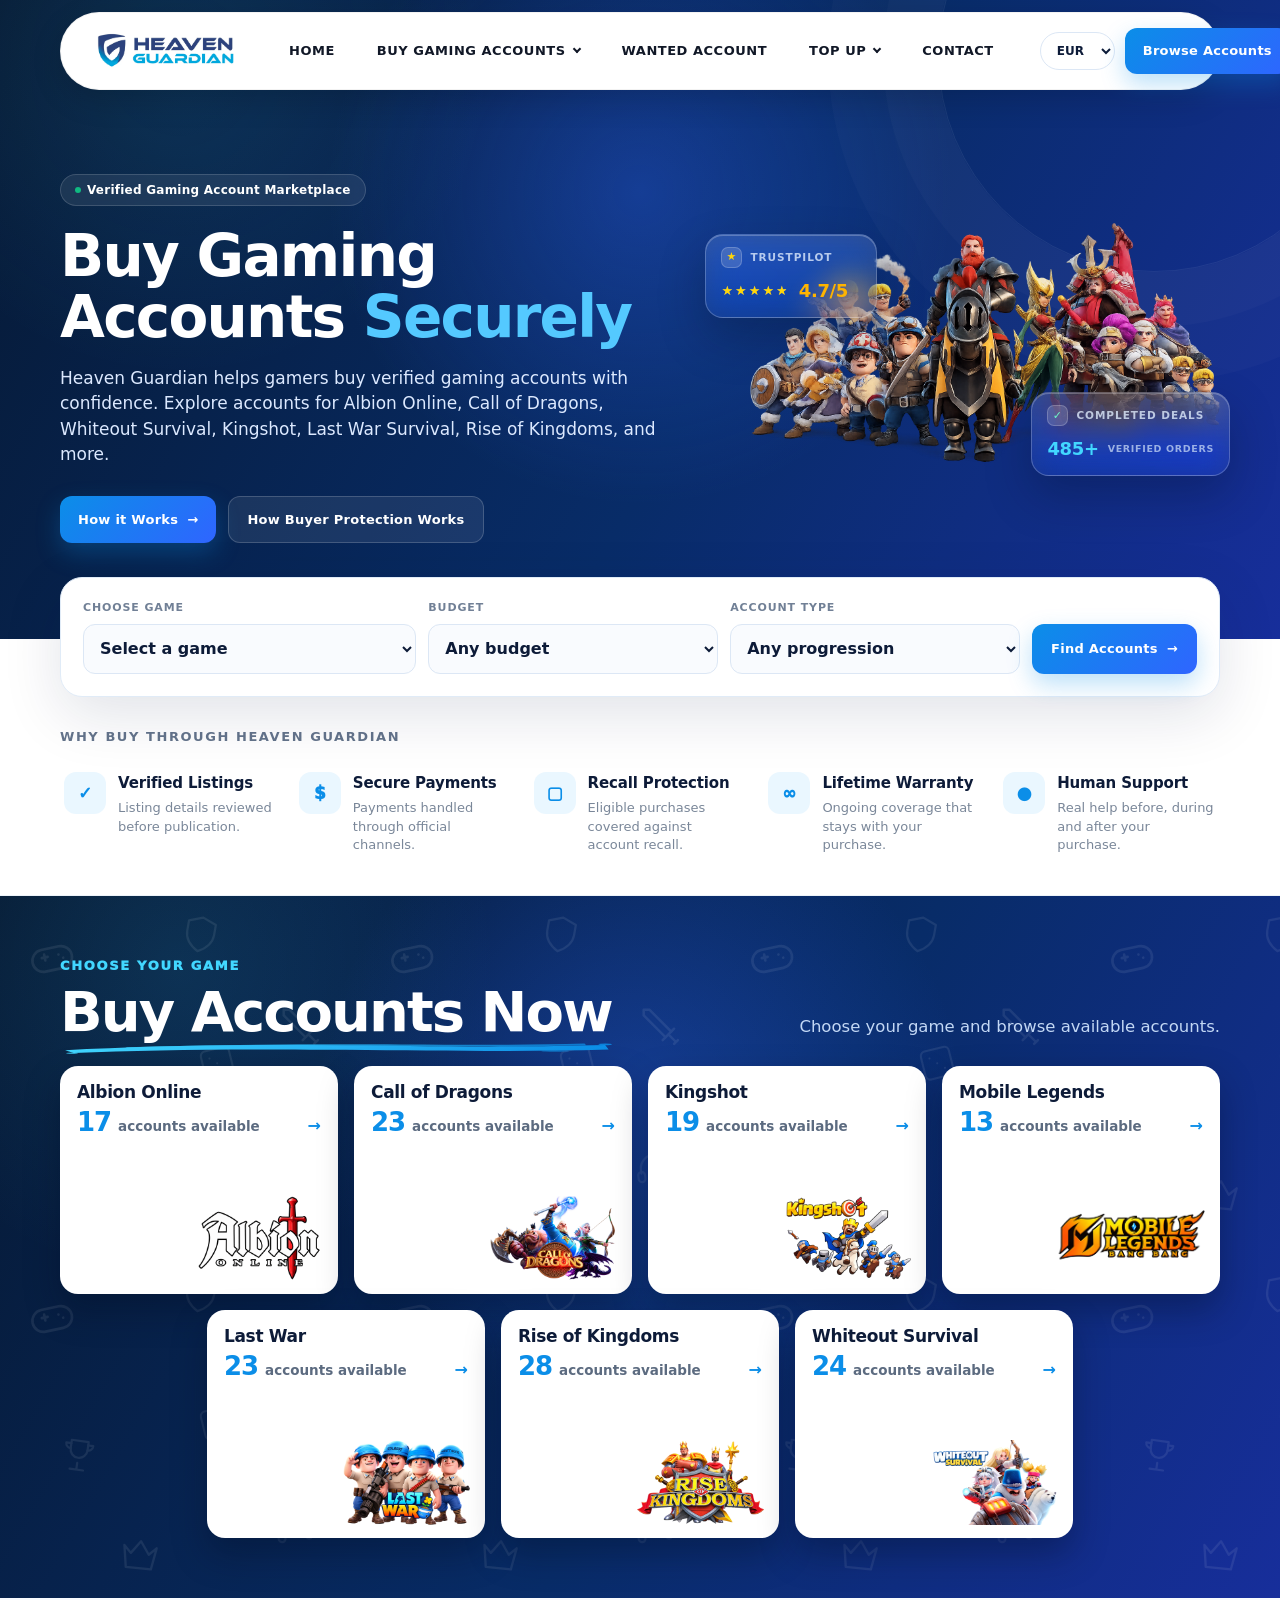
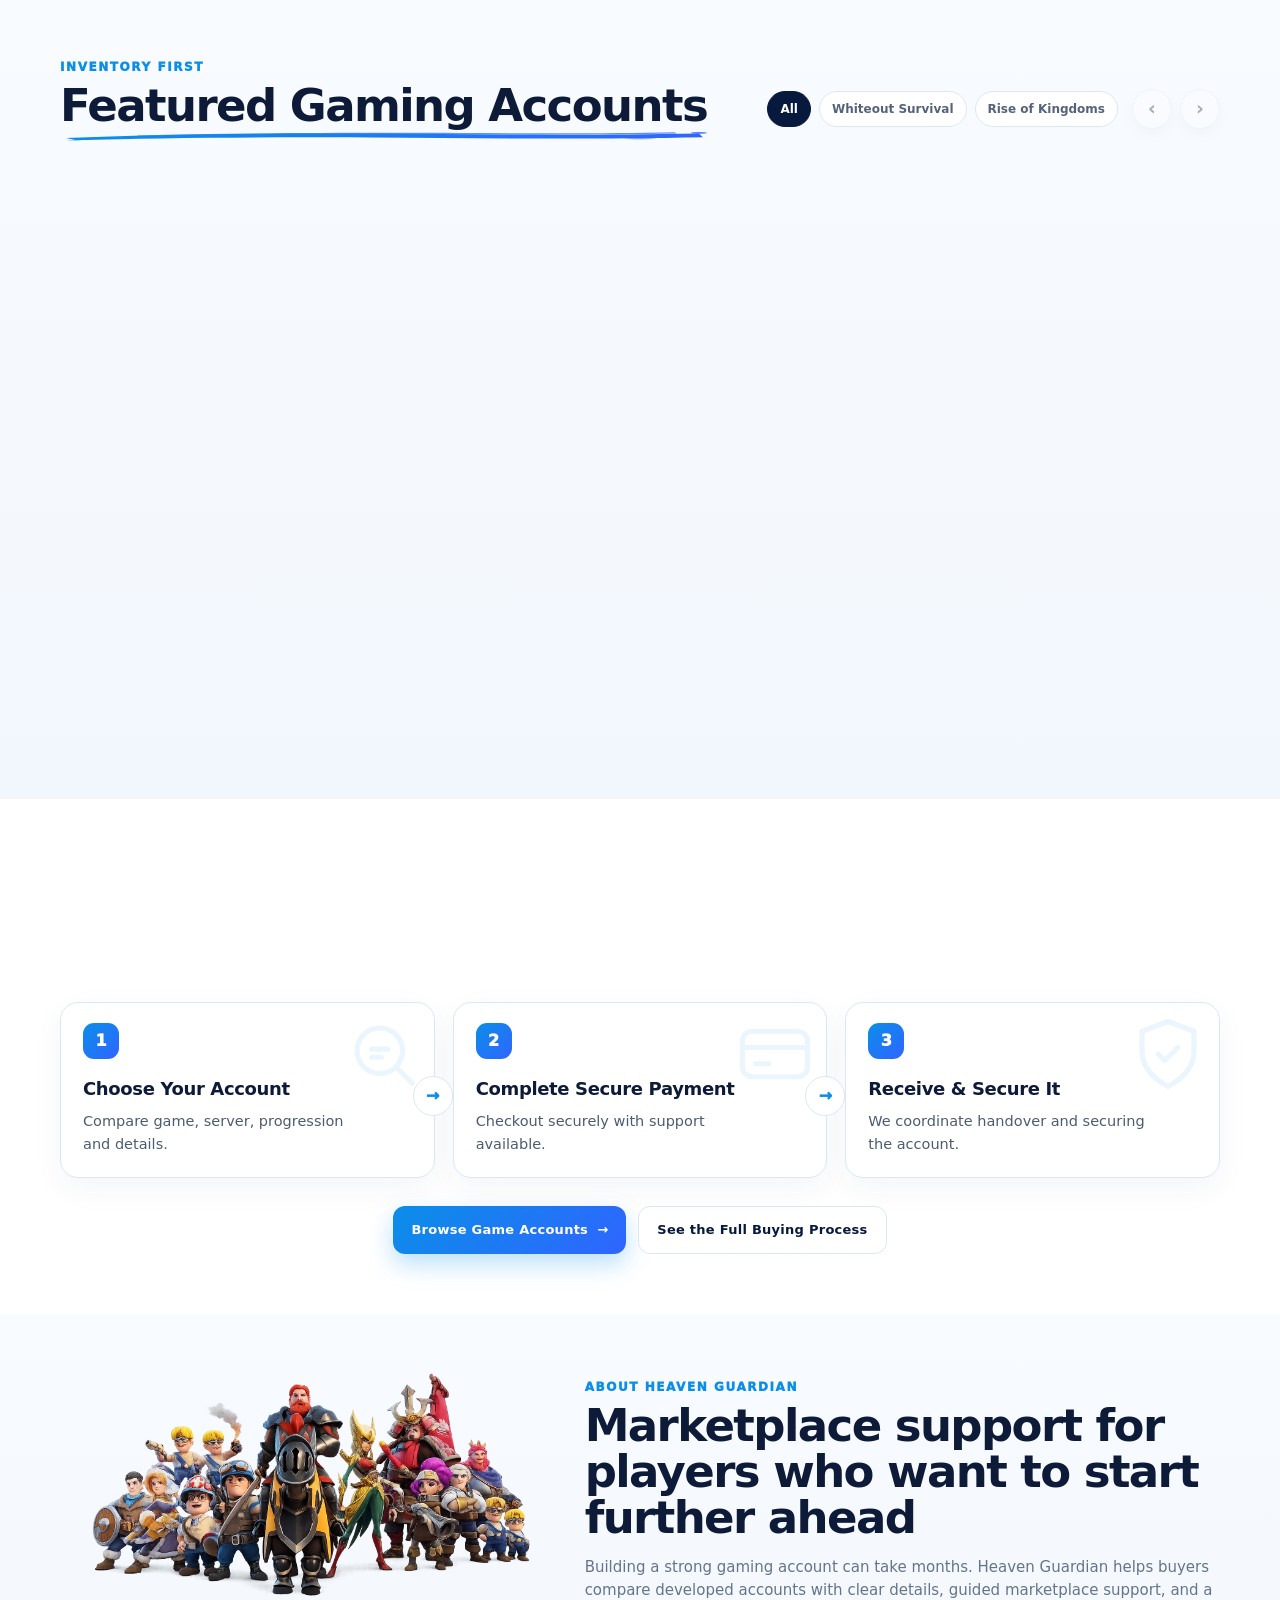
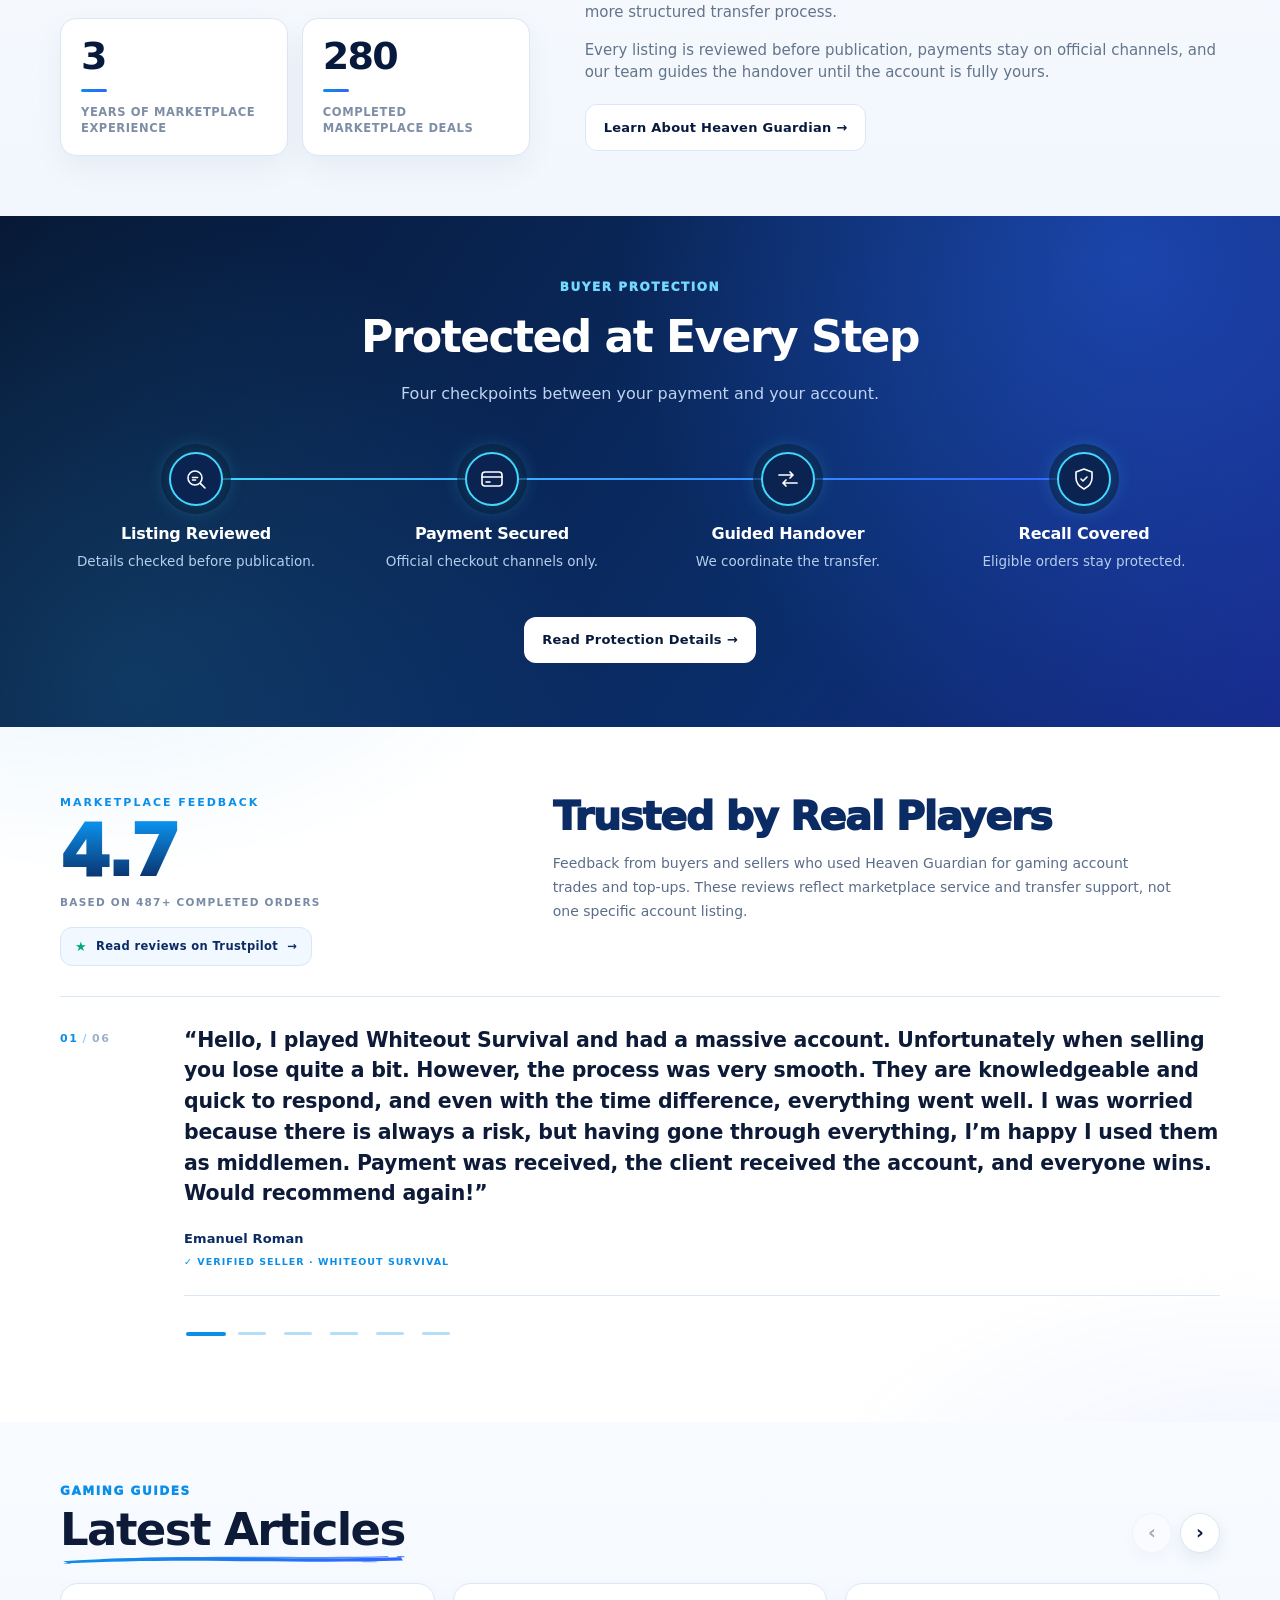
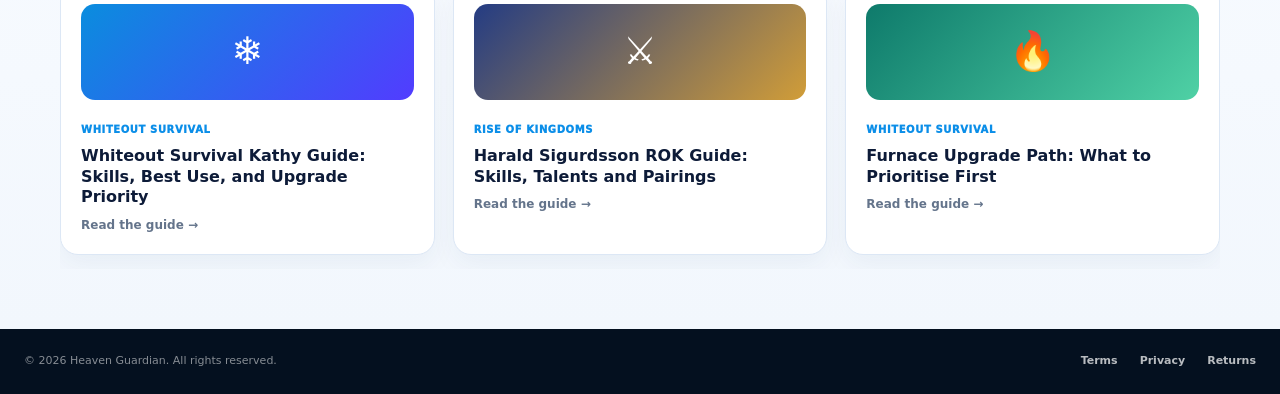
<file: index.html>
<!doctype html>
<html lang="en">
  <head>
    <meta charset="utf-8" />
    <meta
      name="viewport"
      content="width=device-width,initial-scale=1,maximum-scale=1,minimum-scale=1,user-scalable=no,viewport-fit=cover"
    />
    <title>Buy Gaming Accounts Securely | Heaven Guardian</title>
    <meta
      name="description"
      content="Buy verified gaming accounts securely for Albion Online, Call of Dragons, Whiteout Survival, Kingshot, Last War, Rise of Kingdoms, and more."
    />
    <link rel="stylesheet" href="assets/css/pages/home.css" />
    <script src="assets/js/shared/site-init.js"></script>
    <script src="assets/js/pages/home.js" defer></script>

    <link rel="stylesheet" href="assets/css/shared/site-header.css" />
    <link rel="stylesheet" href="assets/css/shared/site-footer.css" />
  </head>
  <body>
    <!-- Icon sprite: the stat rows repeat across every account card, so the
         shapes are defined once and referenced with <use>. -->
    <svg width="0" height="0" style="position: absolute" aria-hidden="true">
      <symbol id="ico-power" viewBox="0 0 24 24">
        <path
          fill="currentColor"
          d="M12 2.8l2.8 5.9 6.4.9-4.7 4.4 1.2 6.3L12 17.4l-5.7 2.9 1.2-6.3-4.7-4.4 6.4-.9z"
        />
      </symbol>
      <symbol id="ico-vip" viewBox="0 0 24 24">
        <path
          fill="currentColor"
          d="M2.4 7.6l4.5 3L12 4.4l5.1 6.2 4.5-3-1.9 10.4H4.3z"
        />
      </symbol>
      <symbol
        id="ico-troop"
        viewBox="0 0 24 24"
        fill="none"
        stroke="currentColor"
        stroke-width="1.9"
        stroke-linecap="round"
        stroke-linejoin="round"
      >
        <path
          d="M12 2.7l7.4 2.6v5.9c0 4.6-3 8.1-7.4 10.1-4.4-2-7.4-5.5-7.4-10.1V5.3z"
        />
        <path d="M9.2 11.9l2 2 3.6-3.8" />
      </symbol>
      <symbol
        id="ico-gem"
        viewBox="0 0 24 24"
        fill="none"
        stroke="currentColor"
        stroke-width="1.9"
        stroke-linecap="round"
        stroke-linejoin="round"
      >
        <path d="M6.6 3.4h10.8l3.4 6L12 20.6 1.2 9.4z" />
        <path d="M1.2 9.4h19.6" />
      </symbol>
    </svg>

    <header class="header" id="siteHeader">
      <div class="container nav" id="nav">
        <a class="logo" href="index.html" aria-label="Heaven Guardian homepage">
          <img
            src="assets/images/brand/heaven-guardian-logo.webp"
            alt="Heaven Guardian"
          />
        </a>
        <nav class="navlinks" aria-label="Primary navigation">
          <a href="index.html">HOME</a>
          <div class="has-menu">
            <a class="nav-parent" href="index.html#games" aria-haspopup="true"
              >BUY GAMING ACCOUNTS<span class="chev" aria-hidden="true"></span
            ></a>
            <button
              type="button"
              class="mega-toggle"
              aria-expanded="false"
              aria-label="Show game account categories"
            >
              <span class="chev" aria-hidden="true"></span>
            </button>
            <div class="mega">
              <a href="pages/albion-online-accounts.html">BUY ALBION ONLINE</a>
              <a
                href="https://heaven-guardian.com/call-of-dragons-account-for-sale/"
                >BUY CALL OF DRAGONS</a
              >
              <a href="https://heaven-guardian.com/kingshot-account-for-sale/"
                >BUY KINGSHOT</a
              >
              <a href="https://heaven-guardian.com/last-war-account-for-sale/"
                >BUY LAST WAR</a
              >
              <a href="https://heaven-guardian.com/rok-accounts-for-sale/"
                >BUY RISE OF KINGDOMS</a
              >
              <a href="https://heaven-guardian.com/whiteout-survival-accounts/"
                >BUY WHITEOUT SURVIVAL</a
              >
              <a href="https://heaven-guardian.com/buy-mobile-legends-account/"
                >BUY MOBILE LEGENDS</a
              >
            </div>
          </div>
          <a href="pages/wanted-accounts.html">WANTED ACCOUNT</a>
          <div class="has-menu">
            <a
              class="nav-parent"
              href="https://heaven-guardian.com/top-up/"
              aria-haspopup="true"
              >TOP UP<span class="chev" aria-hidden="true"></span
            ></a>
            <button
              type="button"
              class="mega-toggle"
              aria-expanded="false"
              aria-label="Show top up categories"
            >
              <span class="chev" aria-hidden="true"></span>
            </button>
            <div class="mega mega-plain">
              <a href="https://heaven-guardian.com/kingshot-top-up/"
                >Kingshot Top Up</a
              >
              <a href="https://heaven-guardian.com/last-war-top-up/"
                >Last War Top Up</a
              >
              <a href="https://heaven-guardian.com/last-z-top-up/"
                >Last Z Top Up</a
              >
              <a href="https://heaven-guardian.com/rise-of-kingdoms-top-up/"
                >Rise of Kingdoms Top Up</a
              >
              <a href="https://heaven-guardian.com/whiteout-survival-top-up/"
                >Whiteout Survival Top Up</a
              >
            </div>
          </div>
          <a href="https://heaven-guardian.com/contact/">CONTACT</a>
        </nav>
        <div class="nav-actions">
          <select class="currency" aria-label="Currency">
            <option>EUR</option>
            <option>USD</option>
          </select>
          <a
            class="btn btn-primary track"
            data-event="header_browse"
            href="index.html#featured"
            >Browse Accounts</a
          >
        </div>
        <button
          class="menu-btn"
          id="menuBtn"
          aria-expanded="false"
          aria-controls="nav"
          aria-label="Open navigation menu"
        >
          ☰
        </button>
      </div>
    </header>

    <main>
      <section class="hero" data-reveal-now style="--reveal-dur: 0.7s">
        <div class="container hero-grid">
          <div>
            <div class="eyebrow" data-reveal="up" style="--reveal-delay: 0.05s">
              <span class="dot"></span> Verified Gaming Account Marketplace
            </div>
            <h1 data-reveal="up" style="--reveal-delay: 0.14s">
              Buy Gaming<br />Accounts <span>Securely</span>
            </h1>
            <p data-reveal="up" style="--reveal-delay: 0.24s">
              Heaven Guardian helps gamers buy verified gaming accounts with
              confidence. Explore accounts for Albion Online, Call of Dragons,
              Whiteout Survival, Kingshot, Last War Survival, Rise of Kingdoms,
              and more.
            </p>
            <div
              class="hero-ctas"
              data-reveal="up"
              style="--reveal-delay: 0.34s"
            >
              <a
                class="btn btn-primary track"
                data-event="hero_browse"
                href="https://heaven-guardian.com/how-it-works/"
                >How it Works<span>→</span></a
              >
              <a
                class="btn btn-secondary track"
                data-event="hero_protection"
                href="https://heaven-guardian.com/heaven-guardian-protection/"
                >How Buyer Protection Works</a
              >
            </div>
          </div>
          <div class="hero-visual">
            <img
              class="hero-image"
              src="assets/images/home/gaming-account-marketplace-heroes.png"
              alt="Fantasy Heroes Gathered"
              data-reveal="zoom"
              style="--reveal-delay: 0.18s; --reveal-dur: 1.1s"
            />
            <div class="hero-proof" aria-label="Trust signals">
              <div
                class="proof-chip proof-rating"
                data-reveal="up"
                style="--reveal-delay: 0.5s"
              >
                <div class="proof-head">
                  <i class="proof-ico" aria-hidden="true">★</i> Trustpilot
                </div>
                <div class="proof-body">
                  <span
                    class="rating-stars"
                    role="img"
                    aria-label="Rated 4.7 out of 5"
                  >
                    <span class="rating-base" aria-hidden="true">★★★★★</span>
                    <span
                      class="rating-fill"
                      data-fill-to="94"
                      aria-hidden="true"
                      >★★★★★</span
                    >
                  </span>
                  <b class="count-gold"
                    ><span data-count-to="4.7" data-decimals="1">0.0</span>/5</b
                  >
                </div>
              </div>
              <div
                class="proof-chip proof-deals"
                data-reveal="up"
                style="--reveal-delay: 0.62s"
              >
                <div class="proof-head">
                  <i class="proof-ico" aria-hidden="true">✓</i> Completed deals
                </div>
                <div class="proof-body">
                  <b class="count-cyan"><span data-count-to="487">0</span>+</b>
                  <small>verified orders</small>
                </div>
              </div>
            </div>
          </div>
        </div>
      </section>

      <div class="finder-wrap">
        <div class="container">
          <form class="finder" id="finder" data-reveal="up">
            <div class="field">
              <label for="gameSelect">Choose game</label>
              <select id="gameSelect" required>
                <option value="">Select a game</option>
                <option value="wos">Whiteout Survival</option>
                <option value="rok">Rise of Kingdoms</option>
                <option value="kingshot">Kingshot</option>
                <option value="lastwar">Last War</option>
                <option value="albion">Albion Online</option>
                <option value="cod">Call of Dragons</option>
                <option value="mlbb">Mobile Legends</option>
              </select>
            </div>
            <div class="field">
              <label for="budgetSelect">Budget</label>
              <select id="budgetSelect">
                <option value="any">Any budget</option>
                <option>Under €500</option>
                <option>€500 - €1,000</option>
                <option>€1,000 - €2,500</option>
                <option>€2,500+</option>
              </select>
            </div>
            <div class="field">
              <label for="tierSelect">Account type</label>
              <select id="tierSelect">
                <option value="any">Any progression</option>
                <option>Mid-game</option>
                <option>Late-game</option>
                <option>Whale / high-end</option>
              </select>
            </div>
            <button class="btn btn-primary" type="submit">
              Find Accounts <span>→</span>
            </button>
            <div class="finder-note" id="finderNote" aria-live="polite"></div>
          </form>
        </div>
      </div>

      <section class="trust-strip" aria-labelledby="trustKicker">
        <div class="container">
          <h2 class="trust-kicker" id="trustKicker" data-reveal="up">
            Why buy through Heaven Guardian
          </h2>
          <div
            class="trust-grid"
            data-reveal-group="up"
            data-reveal-step="0.07"
          >
            <div class="trust-item">
              <div class="trust-icon" aria-hidden="true">✓</div>
              <div>
                <strong>Verified Listings</strong
                ><span>Listing details reviewed before publication.</span>
              </div>
            </div>
            <div class="trust-item">
              <div class="trust-icon" aria-hidden="true">$</div>
              <div>
                <strong>Secure Payments</strong
                ><span>Payments handled through official channels.</span>
              </div>
            </div>
            <div class="trust-item">
              <div class="trust-icon" aria-hidden="true">▢</div>
              <div>
                <strong>Recall Protection</strong
                ><span>Eligible purchases covered against account recall.</span>
              </div>
            </div>
            <div class="trust-item">
              <div class="trust-icon" aria-hidden="true">∞</div>
              <div>
                <strong>Lifetime Warranty</strong
                ><span>Ongoing coverage that stays with your purchase.</span>
              </div>
            </div>
            <div class="trust-item">
              <div class="trust-icon" aria-hidden="true">●</div>
              <div>
                <strong>Human Support</strong
                ><span>Real help before, during and after your purchase.</span>
              </div>
            </div>
          </div>
        </div>
      </section>

      <section class="section" id="games">
        <div class="container">
          <div class="section-head" data-reveal="up">
            <div>
              <div class="kicker">Choose your game</div>
              <h2 class="brush">Buy Accounts Now</h2>
            </div>
            <div class="section-intro">
              Choose your game and browse available accounts.
            </div>
          </div>
          <!-- PROTOTYPE INVENTORY COUNTS: replace each count with the live number of listings for that game. -->
          <div class="games" data-reveal-group="up" data-reveal-step="0.07">
            <a
              class="game-card track"
              data-event="game_albion"
              href="pages/albion-online-accounts.html"
            >
              <div class="game-art">
                <img
                  src="assets/images/games/artwork/albion-online-characters.png"
                  alt="Albion Online"
                  loading="lazy"
                />
              </div>
              <div class="game-info">
                <div class="game-name">Albion Online</div>
                <div class="game-meta">
                  <span class="game-count"
                    ><span data-count-to="18">0</span></span
                  >
                  <span>accounts available</span>
                  <span class="game-go" aria-hidden="true">→</span>
                </div>
              </div>
            </a>
            <a
              class="game-card track"
              data-event="game_cod"
              href="https://heaven-guardian.com/call-of-dragons-account-for-sale/"
            >
              <div class="game-art">
                <img
                  src="assets/images/games/artwork/call-of-dragons-characters.png"
                  alt="Call of Dragons"
                  loading="lazy"
                />
              </div>
              <div class="game-info">
                <div class="game-name">Call of Dragons</div>
                <div class="game-meta">
                  <span class="game-count"
                    ><span data-count-to="24">0</span></span
                  >
                  <span>accounts available</span>
                  <span class="game-go" aria-hidden="true">→</span>
                </div>
              </div>
            </a>
            <a
              class="game-card track"
              data-event="game_kingshot"
              href="https://heaven-guardian.com/kingshot-account-for-sale/"
            >
              <div class="game-art">
                <img
                  src="assets/images/games/artwork/kingshot-characters.png"
                  alt="Kingshot"
                  loading="lazy"
                />
              </div>
              <div class="game-info">
                <div class="game-name">Kingshot</div>
                <div class="game-meta">
                  <span class="game-count"
                    ><span data-count-to="21">0</span></span
                  >
                  <span>accounts available</span>
                  <span class="game-go" aria-hidden="true">→</span>
                </div>
              </div>
            </a>
            <a
              class="game-card track"
              data-event="game_mlbb"
              href="https://heaven-guardian.com/buy-mobile-legends-account/"
              style="--art-scale: 1.2; --art-y: 26%"
            >
              <div class="game-art">
                <img
                  src="assets/images/games/artwork/mobile-legends-characters.png"
                  alt="Mobile Legends"
                  loading="lazy"
                />
              </div>
              <div class="game-info">
                <div class="game-name">Mobile Legends</div>
                <div class="game-meta">
                  <span class="game-count"
                    ><span data-count-to="15">0</span></span
                  >
                  <span>accounts available</span>
                  <span class="game-go" aria-hidden="true">→</span>
                </div>
              </div>
            </a>
            <a
              class="game-card track"
              data-event="game_lastwar"
              href="https://heaven-guardian.com/last-war-account-for-sale/"
            >
              <div class="game-art">
                <img
                  src="assets/images/games/artwork/last-war-survival-characters.png"
                  alt="Last War"
                  loading="lazy"
                />
              </div>
              <div class="game-info">
                <div class="game-name">Last War</div>
                <div class="game-meta">
                  <span class="game-count"
                    ><span data-count-to="27">0</span></span
                  >
                  <span>accounts available</span>
                  <span class="game-go" aria-hidden="true">→</span>
                </div>
              </div>
            </a>
            <a
              class="game-card track"
              data-event="game_rok"
              href="https://heaven-guardian.com/rok-accounts-for-sale/"
            >
              <div class="game-art">
                <img
                  src="assets/images/games/artwork/rise-of-kingdoms-characters.png"
                  alt="Rise of Kingdoms"
                  loading="lazy"
                />
              </div>
              <div class="game-info">
                <div class="game-name">Rise of Kingdoms</div>
                <div class="game-meta">
                  <span class="game-count"
                    ><span data-count-to="34">0</span></span
                  >
                  <span>accounts available</span>
                  <span class="game-go" aria-hidden="true">→</span>
                </div>
              </div>
            </a>
            <a
              class="game-card track"
              data-event="game_wos"
              href="https://heaven-guardian.com/whiteout-survival-accounts/"
            >
              <div class="game-art">
                <img
                  src="assets/images/games/artwork/whiteout-survival-characters.png"
                  alt="Whiteout Survival"
                  loading="lazy"
                />
              </div>
              <div class="game-info">
                <div class="game-name">Whiteout Survival</div>
                <div class="game-meta">
                  <span class="game-count"
                    ><span data-count-to="32">0</span></span
                  >
                  <span>accounts available</span>
                  <span class="game-go" aria-hidden="true">→</span>
                </div>
              </div>
            </a>
          </div>
        </div>
      </section>

      <section class="section section-soft" id="featured">
        <div class="container">
          <div class="section-head" data-reveal="up">
            <div>
              <div class="kicker">Inventory first</div>
              <h2 class="brush">Featured Gaming Accounts</h2>
            </div>
            <div class="head-actions">
              <div
                class="product-toolbar"
                aria-label="Filter featured products"
              >
                <button type="button" class="pill active" data-filter="all">
                  All
                </button>
                <button type="button" class="pill" data-filter="wos">
                  Whiteout Survival
                </button>
                <button type="button" class="pill" data-filter="rok">
                  Rise of Kingdoms
                </button>
              </div>
              <div class="slider-nav">
                <button
                  type="button"
                  class="slider-btn"
                  data-slide="prev"
                  data-target="productGrid"
                  aria-label="Previous accounts"
                  aria-controls="productGrid"
                >
                  ‹
                </button>
                <button
                  type="button"
                  class="slider-btn"
                  data-slide="next"
                  data-target="productGrid"
                  aria-label="Next accounts"
                  aria-controls="productGrid"
                >
                  ›
                </button>
              </div>
            </div>
          </div>
          <div
            class="products"
            id="productGrid"
            data-reveal-group="up"
            data-reveal-step="0.1"
          >
            <article class="product-card" data-game="wos">
              <div class="product-media">
                <div class="badges">
                  <span class="badge-group">
                    <span class="badge-soft badge-region">S19xx</span>
                    <span class="badge-soft badge-hot">HOT OFFER</span>
                  </span>
                  <span class="badge-soft badge-verified"
                    >&#10003; Verified</span
                  >
                </div>
                <div class="avatar">
                  <img
                    src="assets/images/games/logos/whiteout-survival-logo.jpeg"
                    alt="Whiteout Survival"
                    loading="lazy"
                  />
                </div>
                <div class="media-meta">
                  <b>700M+ Power</b
                  ><span>Whiteout Survival &middot; Furnace 10</span>
                </div>
              </div>
              <div class="product-body">
                <h3 class="product-title">
                  S19xx &middot; 700M+ Power &middot; VIP 12
                </h3>
                <div class="stats">
                  <div class="stat">
                    <b
                      ><i class="stat-ico"
                        ><svg><use href="#ico-power" /></svg></i
                      >700M+</b
                    ><span>Power</span>
                  </div>
                  <div class="stat">
                    <b
                      ><i class="stat-ico"
                        ><svg><use href="#ico-vip" /></svg></i
                      >VIP 12</b
                    ><span>VIP Level</span>
                  </div>
                  <div class="stat">
                    <b
                      ><i class="stat-ico"
                        ><svg><use href="#ico-troop" /></svg></i
                      >T11</b
                    ><span>Troop Tier</span>
                  </div>
                  <div class="stat">
                    <b
                      ><i class="stat-ico"
                        ><svg><use href="#ico-gem" /></svg></i
                      >739K</b
                    ><span>Gems</span>
                  </div>
                </div>
                <div class="tags">
                  <span class="tag">Furnace 10</span
                  ><span class="tag">20 SSR Max</span>
                </div>
                <!-- PROTOTYPE SELLER DATA: replace seller ID, score, sales count and live status with real backend fields. -->
                <div class="seller-proof">
                  <div class="seller-avatar">W19</div>
                  <div class="seller-details">
                    <strong>Seller HG-WOS-019</strong>
                    <div class="seller-sub">
                      <span class="seller-rating">&#9733; 4.9</span
                      ><span>28 completed sales</span>
                    </div>
                  </div>
                  <div class="seller-status">
                    <span class="online-dot"></span>Online now
                  </div>
                </div>
                <div class="interest-line" data-demo-interest="7">
                  &#128293; <span>7 buyers viewed this account recently</span>
                </div>
                <div class="card-footer">
                  <div class="price">
                    <small>Account price</small><strong>&euro;8,470</strong>
                  </div>
                  <a
                    class="view-btn track"
                    data-event="product_wos"
                    href="https://heaven-guardian.com/product/wos-s19xx-700m-vip-12-furnace-10-t11-all-20-ssr-max-739k-gems-8-transfer-passes/"
                    >View Account &rarr;</a
                  >
                </div>
                <div class="warranty">
                  <i>&#10003;</i> Eligible recall protection &middot; Terms
                  apply
                </div>
              </div>
            </article>
            <article class="product-card" data-game="rok">
              <div class="product-media">
                <div class="badges">
                  <span class="badge-group">
                    <span class="badge-soft badge-region">75M</span>
                    <span class="badge-soft badge-hot">POPULAR</span>
                  </span>
                  <span class="badge-soft badge-verified"
                    >&#10003; Verified</span
                  >
                </div>
                <div class="avatar">
                  <img
                    src="assets/images/games/logos/rise-of-kingdoms-logo.jpeg"
                    alt="Rise of Kingdoms"
                    loading="lazy"
                  />
                </div>
                <div class="media-meta">
                  <b>75M Power</b><span>Rise of Kingdoms &middot; SVIP</span>
                </div>
              </div>
              <div class="product-body">
                <h3 class="product-title">
                  ROK 75M &middot; SVIP &middot; 42 Legendary Max
                </h3>
                <div class="stats">
                  <div class="stat">
                    <b
                      ><i class="stat-ico"
                        ><svg><use href="#ico-power" /></svg></i
                      >75M</b
                    ><span>Power</span>
                  </div>
                  <div class="stat">
                    <b
                      ><i class="stat-ico"
                        ><svg><use href="#ico-vip" /></svg></i
                      >SVIP</b
                    ><span>VIP Level</span>
                  </div>
                  <div class="stat">
                    <b
                      ><i class="stat-ico"
                        ><svg><use href="#ico-troop" /></svg></i
                      >42</b
                    ><span>Legendary Max</span>
                  </div>
                  <div class="stat">
                    <b
                      ><i class="stat-ico"
                        ><svg><use href="#ico-gem" /></svg></i
                      >46</b
                    ><span>Legendary Gears</span>
                  </div>
                </div>
                <div class="tags">
                  <span class="tag">60 Passports</span
                  ><span class="tag">1281 Gold Heads</span>
                </div>
                <!-- PROTOTYPE SELLER DATA: replace seller ID, score, sales count and live status with real backend fields. -->
                <div class="seller-proof">
                  <div class="seller-avatar">R75</div>
                  <div class="seller-details">
                    <strong>Seller HG-ROK-075</strong>
                    <div class="seller-sub">
                      <span class="seller-rating">&#9733; 4.8</span
                      ><span>17 completed sales</span>
                    </div>
                  </div>
                  <div class="seller-status">
                    <span class="online-dot"></span>Online now
                  </div>
                </div>
                <div class="interest-line" data-demo-interest="4">
                  &#128293; <span>4 buyers viewed this account recently</span>
                </div>
                <div class="card-footer">
                  <div class="price">
                    <small>Account price</small><strong>&euro;1,820</strong>
                  </div>
                  <a
                    class="view-btn track"
                    data-event="product_rok75"
                    href="https://heaven-guardian.com/product/rok-75m-svip-42-legendary-max-46-legendary-gears-60-passports-1281-gold-head/"
                    >View Account &rarr;</a
                  >
                </div>
                <div class="warranty">
                  <i>&#10003;</i> Eligible recall protection &middot; Terms
                  apply
                </div>
              </div>
            </article>
            <article class="product-card" data-game="rok">
              <div class="product-media">
                <div class="badges">
                  <span class="badge-group">
                    <span class="badge-soft badge-region">118M</span>
                  </span>
                  <span class="badge-soft badge-verified"
                    >&#10003; Verified</span
                  >
                </div>
                <div class="avatar">
                  <img
                    src="assets/images/games/logos/rise-of-kingdoms-logo.jpeg"
                    alt="Rise of Kingdoms"
                    loading="lazy"
                  />
                </div>
                <div class="media-meta">
                  <b>118M Power</b><span>Rise of Kingdoms &middot; VIP 19</span>
                </div>
              </div>
              <div class="product-body">
                <h3 class="product-title">
                  ROK 118M &middot; VIP 19 &middot; 39 Legendary Max
                </h3>
                <div class="stats">
                  <div class="stat">
                    <b
                      ><i class="stat-ico"
                        ><svg><use href="#ico-power" /></svg></i
                      >118M</b
                    ><span>Power</span>
                  </div>
                  <div class="stat">
                    <b
                      ><i class="stat-ico"
                        ><svg><use href="#ico-vip" /></svg></i
                      >VIP 19</b
                    ><span>VIP Level</span>
                  </div>
                  <div class="stat">
                    <b
                      ><i class="stat-ico"
                        ><svg><use href="#ico-troop" /></svg></i
                      >39</b
                    ><span>Legendary Max</span>
                  </div>
                  <div class="stat">
                    <b
                      ><i class="stat-ico"
                        ><svg><use href="#ico-gem" /></svg></i
                      >50</b
                    ><span>Legendary Gears</span>
                  </div>
                </div>
                <div class="tags">
                  <span class="tag">27 Passports</span
                  ><span class="tag">390 Gold Heads</span>
                </div>
                <!-- PROTOTYPE SELLER DATA: replace seller ID, score, sales count and live status with real backend fields. -->
                <div class="seller-proof">
                  <div class="seller-avatar">R18</div>
                  <div class="seller-details">
                    <strong>Seller HG-ROK-118</strong>
                    <div class="seller-sub">
                      <span class="seller-rating">&#9733; 5.0</span
                      ><span>31 completed sales</span>
                    </div>
                  </div>
                  <div class="seller-status">
                    <span class="online-dot"></span>Online now
                  </div>
                </div>
                <div class="interest-line" data-demo-interest="9">
                  &#128293; <span>9 buyers viewed this account recently</span>
                </div>
                <div class="card-footer">
                  <div class="price">
                    <small>Account price</small><strong>&euro;2,380</strong>
                  </div>
                  <a
                    class="view-btn track"
                    data-event="product_rok118"
                    href="https://heaven-guardian.com/product/rok-118m-vip-19-39-legendary-max-50-legendary-gears-27-passports-390-gold-heads/"
                    >View Account &rarr;</a
                  >
                </div>
                <div class="warranty">
                  <i>&#10003;</i> Eligible recall protection &middot; Terms
                  apply
                </div>
              </div>
            </article>
          </div>
          <div class="view-all" data-reveal="up">
            <a
              class="btn btn-outline track"
              data-event="view_all_accounts"
              href="#games"
              >Browse Accounts by Game <span>→</span></a
            >
          </div>
        </div>
      </section>

      <section class="section" id="how">
        <div class="container">
          <div class="section-head" data-reveal="up">
            <div>
              <div class="kicker">Simple buying flow</div>
              <h2 class="brush">Buying an Account Is Simple</h2>
            </div>
            <div class="section-intro">
              Three simple steps from choosing an account to safely receiving
              it.
            </div>
          </div>
          <div class="steps" data-reveal-group="up" data-reveal-step="0.16">
            <div class="step">
              <div class="step-num">1</div>
              <h3>Choose Your Account</h3>
              <p>Compare game, server, progression and details.</p>
            </div>
            <div class="step">
              <div class="step-num">2</div>
              <h3>Complete Secure Payment</h3>
              <p>Checkout securely with support available.</p>
            </div>
            <div class="step">
              <div class="step-num">3</div>
              <h3>Receive & Secure It</h3>
              <p>We coordinate handover and securing the account.</p>
            </div>
          </div>
          <div class="view-all steps-cta" data-reveal="up">
            <a
              class="btn btn-primary track"
              data-event="how_browse_accounts"
              href="#games"
              >Browse Game Accounts <span>→</span></a
            >
            <a
              class="btn btn-outline track"
              data-event="how_it_works"
              href="https://heaven-guardian.com/how-it-works/"
              >See the Full Buying Process</a
            >
          </div>
        </div>
      </section>

      <section class="section section-soft">
        <div class="container about-grid">
          <div class="about-image">
            <img
              src="assets/images/home/gaming-account-marketplace-heroes.png"
              alt="Heroes from the games Heaven Guardian supports"
              loading="lazy"
              data-reveal="fade"
            />
            <div class="about-stats">
              <div
                class="about-stat"
                data-reveal="left"
                style="--reveal-delay: 0.3s"
              >
                <b data-count-to="5">0</b>
                <span>Years of marketplace experience</span>
              </div>
              <div
                class="about-stat"
                data-reveal="right"
                style="--reveal-delay: 0.3s"
              >
                <b data-count-to="487">0</b>
                <span>Completed marketplace deals</span>
              </div>
            </div>
          </div>
          <div class="about-copy" data-reveal="right">
            <div class="kicker">About Heaven Guardian</div>
            <h2>
              Marketplace support for players who want to start further ahead
            </h2>
            <p>
              Building a strong gaming account can take months. Heaven Guardian
              helps buyers compare developed accounts with clear details, guided
              marketplace support, and a more structured transfer process.
            </p>
            <p>
              Every listing is reviewed before publication, payments stay on
              official channels, and our team guides the handover until the
              account is fully yours.
            </p>
            <div style="margin-top: 20px">
              <a
                class="btn btn-outline track"
                data-event="about"
                href="https://heaven-guardian.com/about-us/"
                >Learn About Heaven Guardian →</a
              >
            </div>
          </div>
        </div>
      </section>

      <section class="protection-section">
        <div class="container">
          <div class="protection-head" data-reveal="up">
            <div class="kicker" style="color: #74d8ff">Buyer protection</div>
            <h2>Protected at Every Step</h2>
            <p>Four checkpoints between your payment and your account.</p>
          </div>
          <ol class="timeline" id="protectionTimeline">
            <li
              class="tl-item"
              style="--i: 0; --step-icon: var(--icon-compare)"
            >
              <div class="tl-dot"><i aria-hidden="true"></i></div>
              <strong>Listing Reviewed</strong>
              <span>Details checked before publication.</span>
            </li>
            <li class="tl-item" style="--i: 1; --step-icon: var(--icon-pay)">
              <div class="tl-dot"><i aria-hidden="true"></i></div>
              <strong>Payment Secured</strong>
              <span>Official checkout channels only.</span>
            </li>
            <li
              class="tl-item"
              style="--i: 2; --step-icon: var(--icon-handover)"
            >
              <div class="tl-dot"><i aria-hidden="true"></i></div>
              <strong>Guided Handover</strong>
              <span>We coordinate the transfer.</span>
            </li>
            <li class="tl-item" style="--i: 3; --step-icon: var(--icon-shield)">
              <div class="tl-dot"><i aria-hidden="true"></i></div>
              <strong>Recall Covered</strong>
              <span>Eligible orders stay protected.</span>
            </li>
          </ol>
          <div class="protection-cta" data-reveal="up">
            <a
              class="btn btn-light track"
              data-event="protection_section"
              href="https://heaven-guardian.com/heaven-guardian-protection/"
              >Read Protection Details →</a
            >
          </div>
        </div>
      </section>

      <section class="reviews-cinema rc-light" id="reviews">
        <div class="container">
          <div class="rc-top">
            <div class="rc-score" data-reveal="left">
              <div class="rc-eyebrow">Marketplace feedback</div>
              <strong>4.7</strong>
              <span>Based on 487+ completed orders</span>
              <a
                class="rc-tp"
                href="https://www.trustpilot.com/review/heaven-guardian.com"
                target="_blank"
                rel="noopener"
              >
                <b>★</b> Read reviews on Trustpilot <i>→</i>
              </a>
            </div>
            <div class="rc-head" data-reveal="right">
              <h2>Trusted by Real Players</h2>
              <p>
                Feedback from buyers and sellers who used Heaven Guardian for
                gaming account trades and top-ups. These reviews reflect
                marketplace service and transfer support, not one specific
                account listing.
              </p>
            </div>
          </div>

          <div class="rc-shell" data-reveal="up">
            <div class="rc-index">
              <b data-rc-current>01</b><i>/</i><span data-rc-total>06</span>
            </div>
            <div class="rc-stage">
              <blockquote class="rc-quote is-active">
                <p>
                  “Hello, I played Whiteout Survival and had a massive account.
                  Unfortunately when selling you lose quite a bit. However, the
                  process was very smooth. They are knowledgeable and quick to
                  respond, and even with the time difference, everything went
                  well. I was worried because there is always a risk, but having
                  gone through everything, I’m happy I used them as middlemen.
                  Payment was received, the client received the account, and
                  everyone wins. Would recommend again!”
                </p>
                <footer>
                  <strong>Emanuel Roman</strong
                  ><span>✓ Verified Seller · Whiteout Survival</span>
                </footer>
              </blockquote>

              <blockquote class="rc-quote">
                <p>
                  “I’ve been going back and forth with Kingshot customer support
                  for months trying to unbind my account and the headache was
                  real, especially since some of the purchases were made through
                  third party services. A friend recommended Heaven Guardian and
                  I’m glad I reached out. The whole process was handled smoothly
                  from start to finish and even a complicated case like mine was
                  resolved with patience and clear communication. Genuinely one
                  of the better middleman services out there.”
                </p>
                <footer>
                  <strong>Desto Fresco</strong
                  ><span>✓ Verified Seller · Kingshot</span>
                </footer>
              </blockquote>

              <blockquote class="rc-quote">
                <p>
                  “Heaven Guardian was able to quickly find a buyer for my
                  account and helped me through the account transfer process.
                  Everything was smooth, safe, and well organized. Would
                  definitely recommend. Thank you so much.”
                </p>
                <footer>
                  <strong>Solari Solvane</strong
                  ><span>✓ Verified Seller · Marketplace</span>
                </footer>
              </blockquote>

              <blockquote class="rc-quote">
                <p>
                  “5-star experience! My account unbinding request was handled
                  very fast. The staff guided me step by step and made
                  everything easy. Thank you for the great service!”
                </p>
                <footer>
                  <strong>Quill Ateara</strong
                  ><span>✓ Verified Seller · Kingshot</span>
                </footer>
              </blockquote>

              <blockquote class="rc-quote">
                <p>
                  “The whole team is extremely professional, patient, and
                  helpful. They’ve tried their best to protect both buyer and
                  seller throughout the process.”
                </p>
                <footer>
                  <strong>Joe</strong
                  ><span>✓ Verified Buyer · Marketplace</span>
                </footer>
              </blockquote>

              <blockquote class="rc-quote">
                <p>
                  “Very serious and helpful. They guided me step by step and
                  provided help anytime needed. Top service.”
                </p>
                <footer>
                  <strong>Narcis Leț</strong
                  ><span>✓ Verified Buyer · Marketplace</span>
                </footer>
              </blockquote>
            </div>
          </div>

          <div class="rc-nav" data-reveal="up">
            <div class="rc-dots" role="tablist" aria-label="Choose a review">
              <button
                class="rc-dot is-active"
                type="button"
                role="tab"
                aria-selected="true"
                aria-label="Review 1"
              >
                <i></i>
              </button>
              <button
                class="rc-dot"
                type="button"
                role="tab"
                aria-selected="false"
                aria-label="Review 2"
              >
                <i></i>
              </button>
              <button
                class="rc-dot"
                type="button"
                role="tab"
                aria-selected="false"
                aria-label="Review 3"
              >
                <i></i>
              </button>
              <button
                class="rc-dot"
                type="button"
                role="tab"
                aria-selected="false"
                aria-label="Review 4"
              >
                <i></i>
              </button>
              <button
                class="rc-dot"
                type="button"
                role="tab"
                aria-selected="false"
                aria-label="Review 5"
              >
                <i></i>
              </button>
              <button
                class="rc-dot"
                type="button"
                role="tab"
                aria-selected="false"
                aria-label="Review 6"
              >
                <i></i>
              </button>
            </div>
          </div>
        </div>
      </section>

      <section class="section section-soft">
        <div class="container">
          <div class="section-head" data-reveal="up">
            <div>
              <div class="kicker">Gaming guides</div>
              <h2 class="brush">Latest Articles</h2>
            </div>
            <div class="head-actions">
              <div class="slider-nav">
                <button
                  type="button"
                  class="slider-btn"
                  data-slide="prev"
                  data-target="guideSlider"
                  aria-label="Previous articles"
                  aria-controls="guideSlider"
                >
                  ‹
                </button>
                <button
                  type="button"
                  class="slider-btn"
                  data-slide="next"
                  data-target="guideSlider"
                  aria-label="Next articles"
                  aria-controls="guideSlider"
                >
                  ›
                </button>
              </div>
            </div>
          </div>
          <div
            class="guides"
            id="guideSlider"
            data-reveal-group="up"
            data-reveal-step="0.1"
          >
            <a
              class="guide track"
              data-event="article_kathy"
              href="https://heaven-guardian.com/whiteout-survival-kathy-guide/"
              ><div class="guide-art">❄</div>
              <div>
                <small>Whiteout Survival</small>
                <h3>
                  Whiteout Survival Kathy Guide: Skills, Best Use, and Upgrade
                  Priority
                </h3>
                <p>Read the guide →</p>
              </div></a
            >
            <a
              class="guide track"
              data-event="article_harald"
              href="https://heaven-guardian.com/rise-of-kingdoms-harald-guide/"
              ><div class="guide-art">⚔</div>
              <div>
                <small>Rise of Kingdoms</small>
                <h3>
                  Harald Sigurdsson ROK Guide: Skills, Talents and Pairings
                </h3>
                <p>Read the guide →</p>
              </div></a
            >
            <!-- PROTOTYPE ARTICLES: swap these with real blog posts and links. -->
            <a
              class="guide track"
              data-event="article_furnace"
              href="https://heaven-guardian.com/blog/"
              ><div class="guide-art">🔥</div>
              <div>
                <small>Whiteout Survival</small>
                <h3>Furnace Upgrade Path: What to Prioritise First</h3>
                <p>Read the guide →</p>
              </div></a
            >
            <a
              class="guide track"
              data-event="article_lastwar"
              href="https://heaven-guardian.com/blog/"
              ><div class="guide-art">🎯</div>
              <div>
                <small>Last War Survival</small>
                <h3>Last War Hero Tier List and Squad Building Basics</h3>
                <p>Read the guide →</p>
              </div></a
            >
            <a
              class="guide track"
              data-event="article_kingshot"
              href="https://heaven-guardian.com/blog/"
              ><div class="guide-art">👑</div>
              <div>
                <small>Kingshot</small>
                <h3>Kingshot Early Game: Fastest Route to a Strong City</h3>
                <p>Read the guide →</p>
              </div></a
            >
            <a
              class="guide track"
              data-event="article_buying_safely"
              href="https://heaven-guardian.com/how-it-works/"
              ><div class="guide-art">🛡</div>
              <div>
                <small>Buyer guide</small>
                <h3>How to Check a Gaming Account Before You Buy It</h3>
                <p>Read the guide →</p>
              </div></a
            >
          </div>
        </div>
      </section>
    </main>

    <aside
      class="activity-toast"
      id="activityToast"
      aria-live="polite"
      aria-atomic="true"
      aria-label="Marketplace activity"
    >
      <div class="activity-icon">HG</div>
      <div>
        <div class="activity-title" id="activityTitle">
          Marketplace activity
        </div>
        <div class="activity-meta" id="activityMeta">
          Recent verified marketplace event
        </div>
      </div>
      <button
        class="activity-close"
        id="activityClose"
        type="button"
        aria-label="Close activity notification"
      >
        &times;
      </button>
    </aside>

    <div class="mobile-sticky" aria-label="Mobile quick actions">
      <a
        class="btn btn-primary track"
        data-event="mobile_browse"
        href="#featured"
        >Browse Accounts</a
      >
      <a
        class="btn btn-light track"
        data-event="mobile_support"
        href="https://heaven-guardian.com/contact/"
        >Support</a
      >
    </div>

    <footer class="site-footer">
      <div class="container">
        <div class="site-footer-bottom">
          <span>&copy; 2026 Heaven Guardian. All rights reserved.</span>
          <div class="site-footer-legal">
            <a href="pages/legal/terms-and-conditions.html">Terms</a>
            <a href="pages/legal/privacy-policy.html">Privacy</a>
            <a href="pages/legal/return-policy.html">Returns</a>
          </div>
        </div>
      </div>
    </footer>
  </body>
</html>
</file>
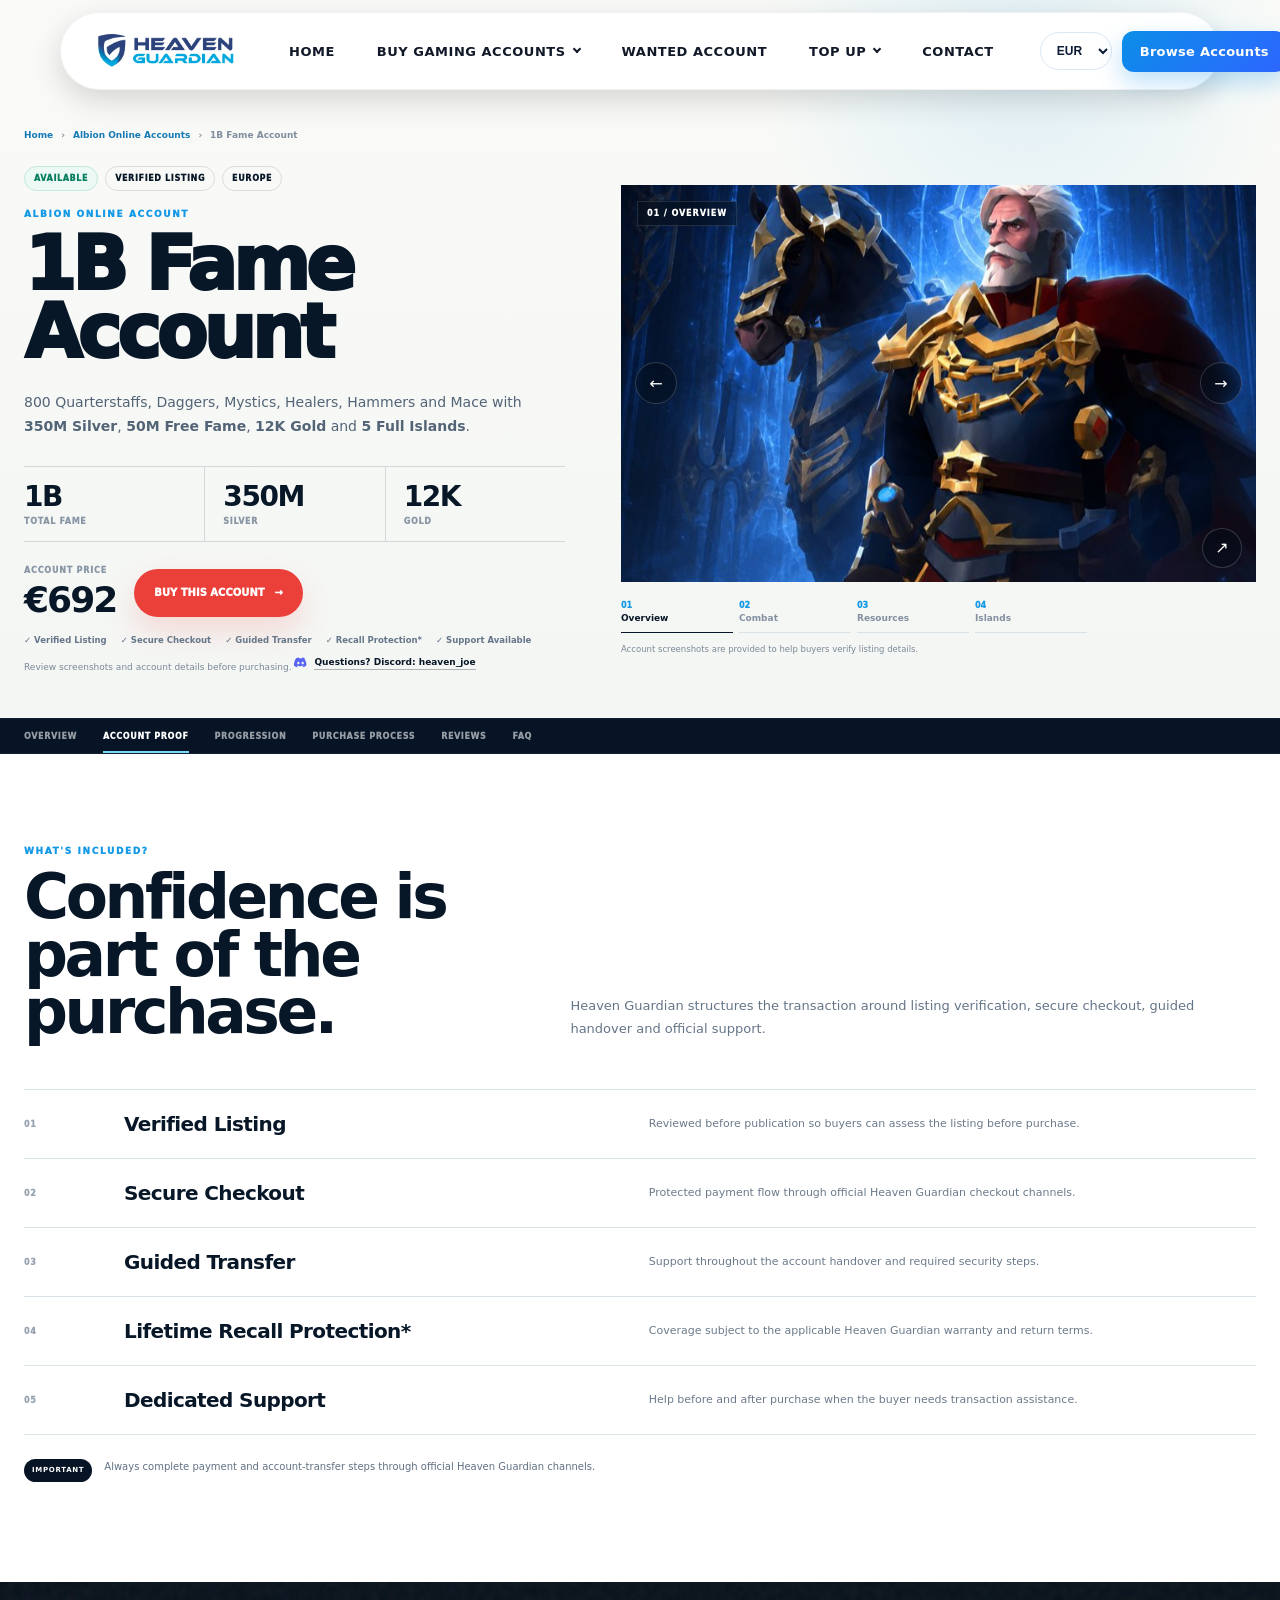
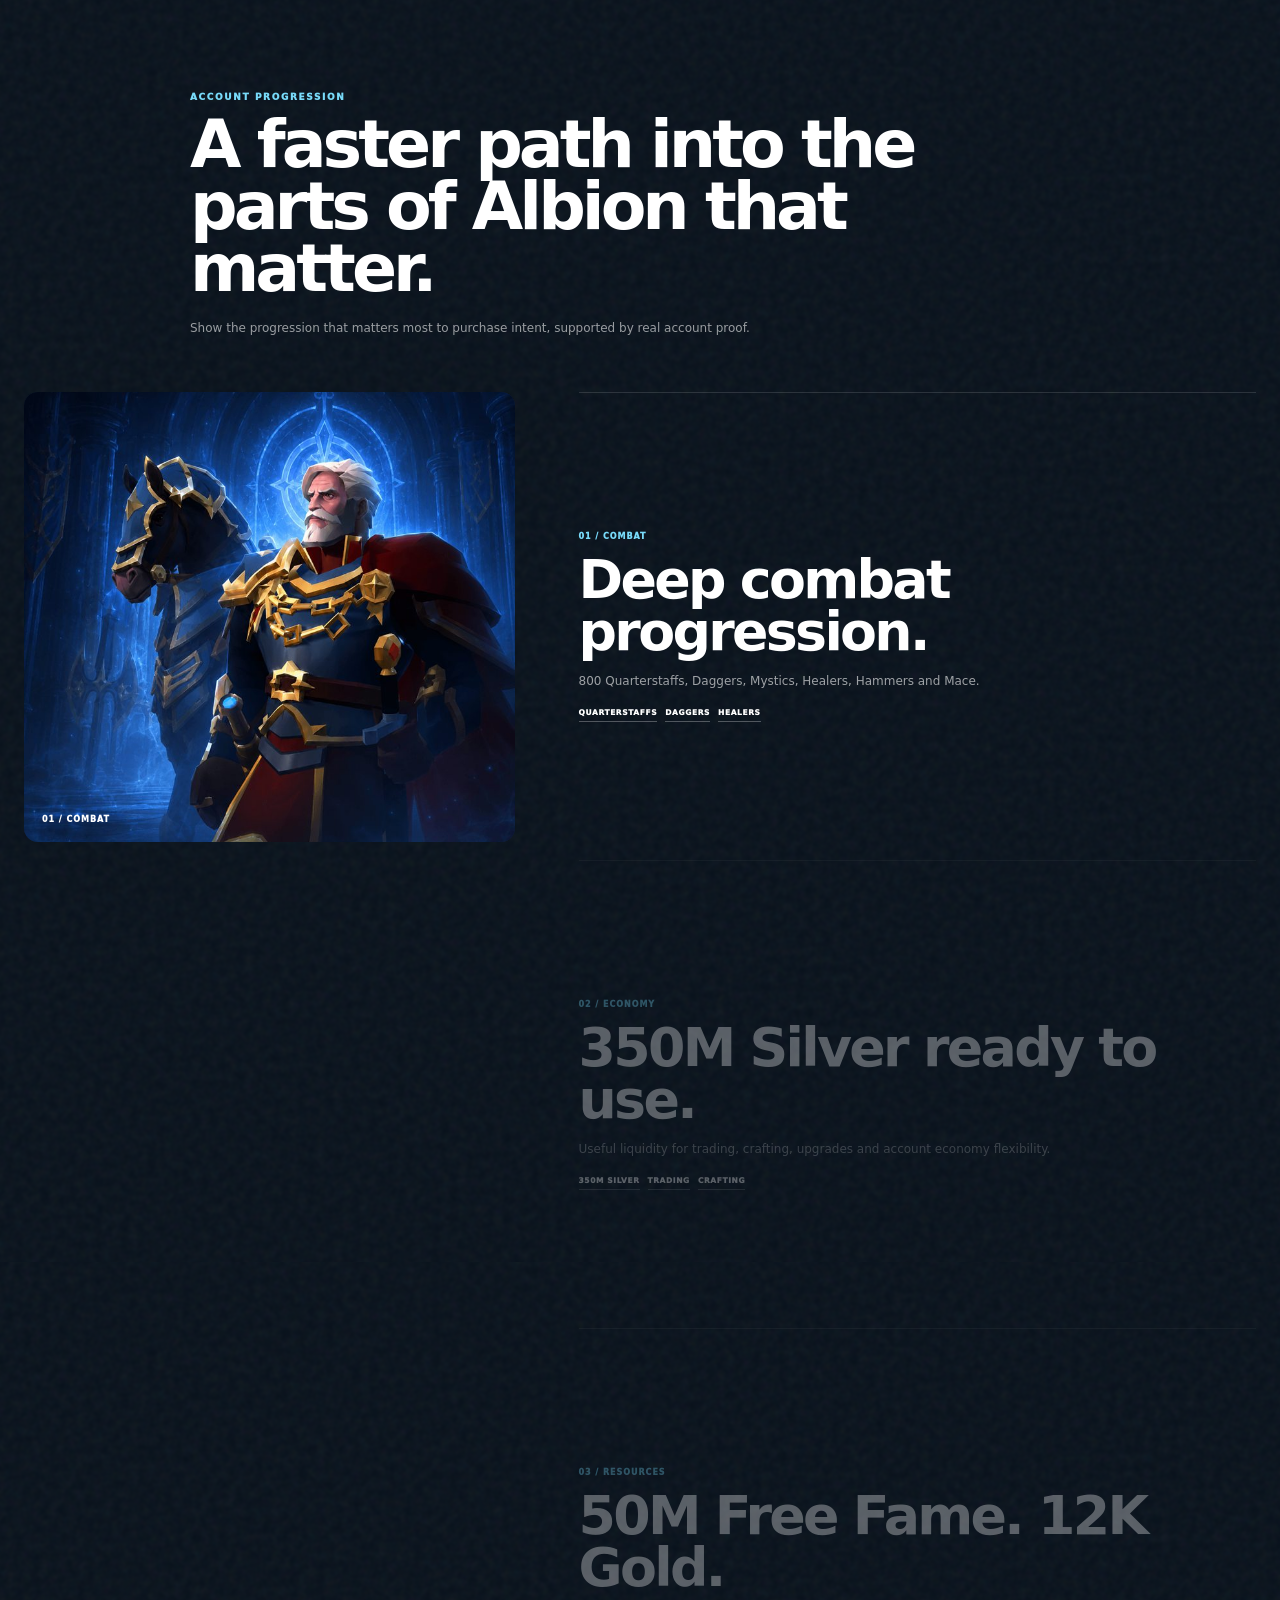
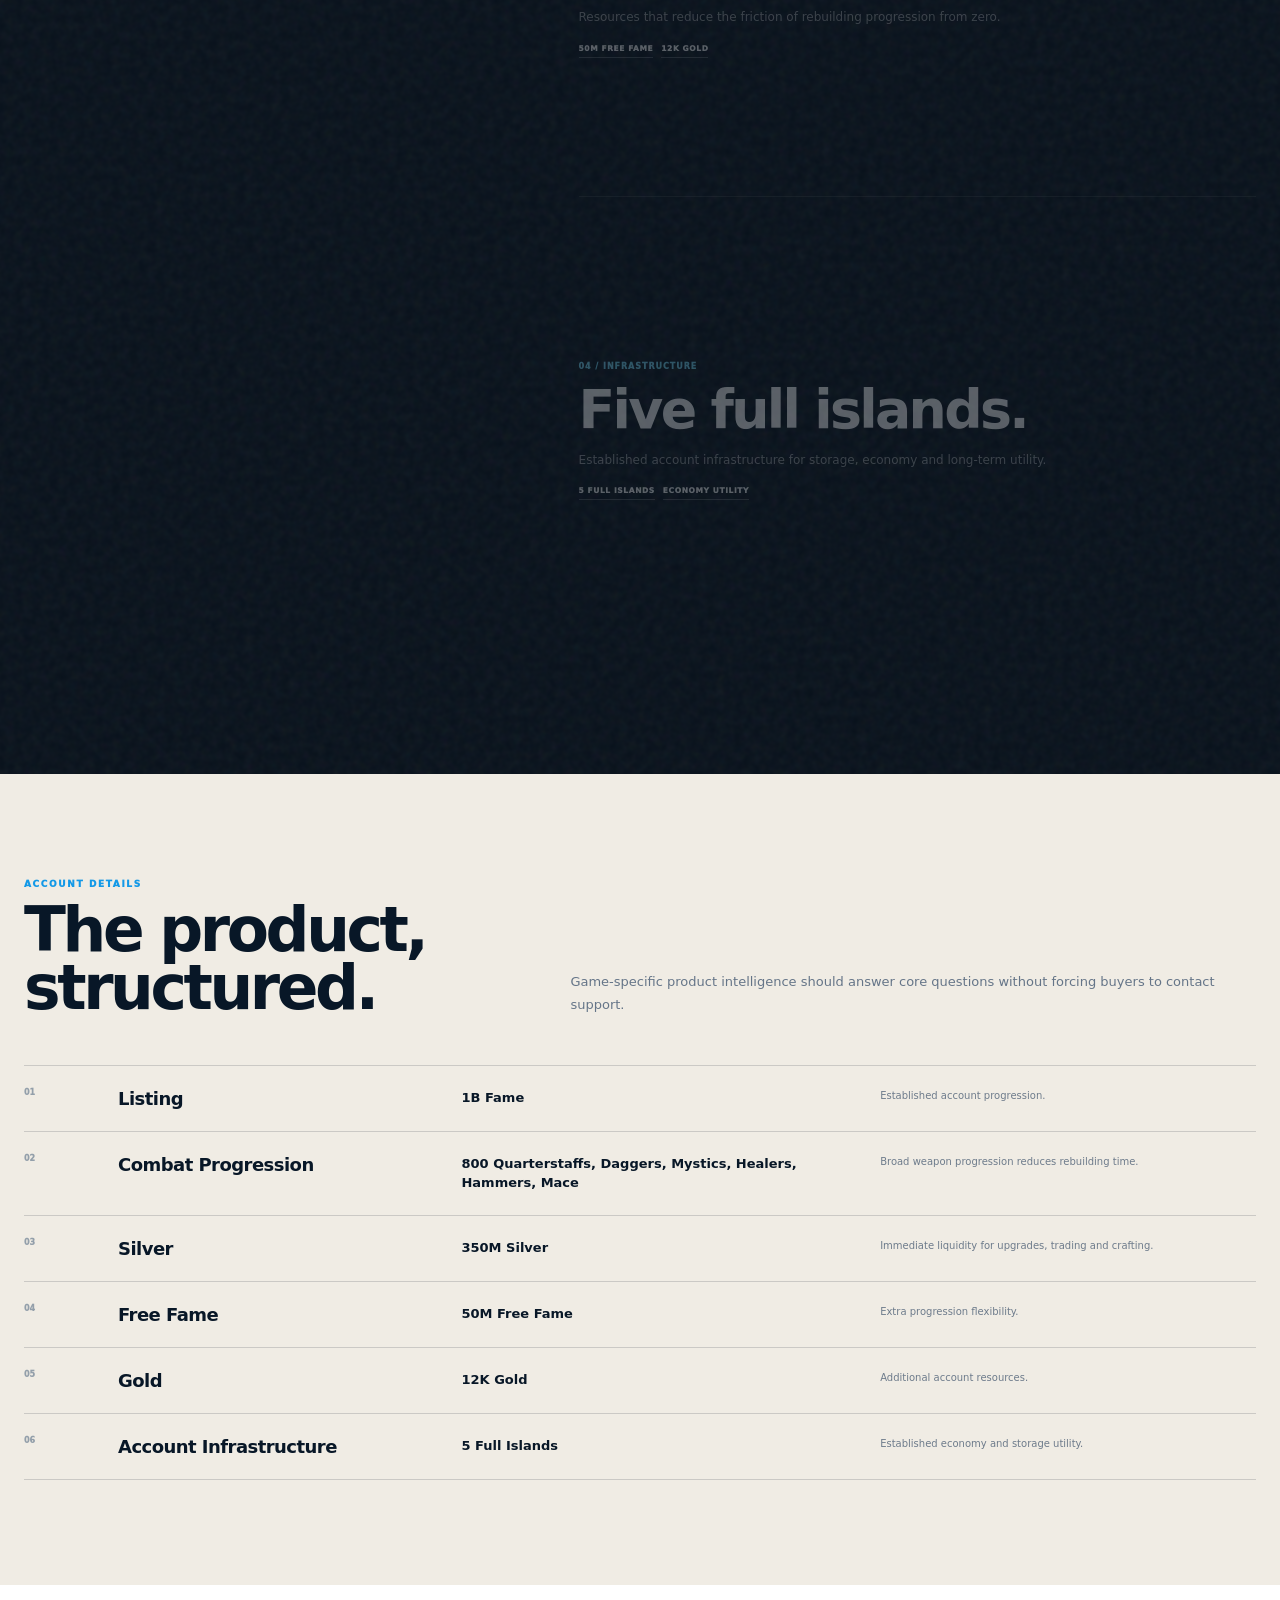
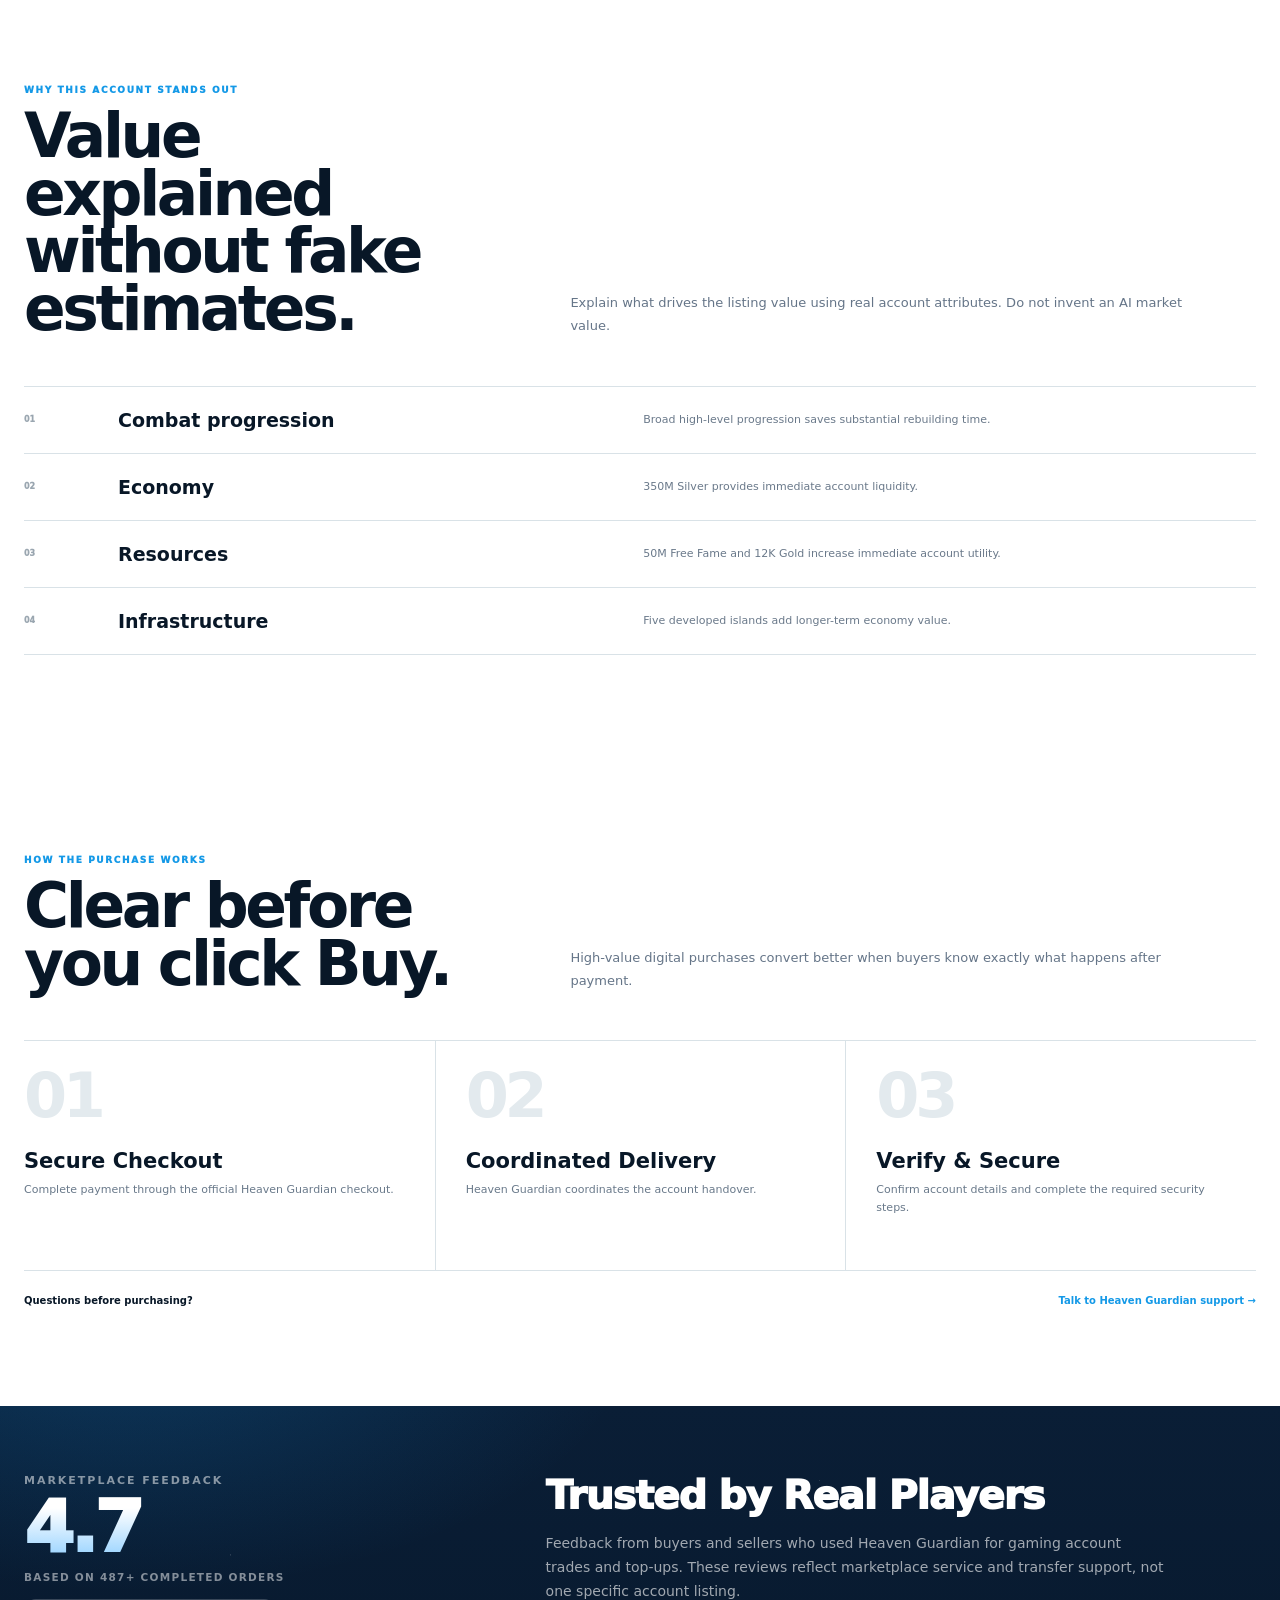
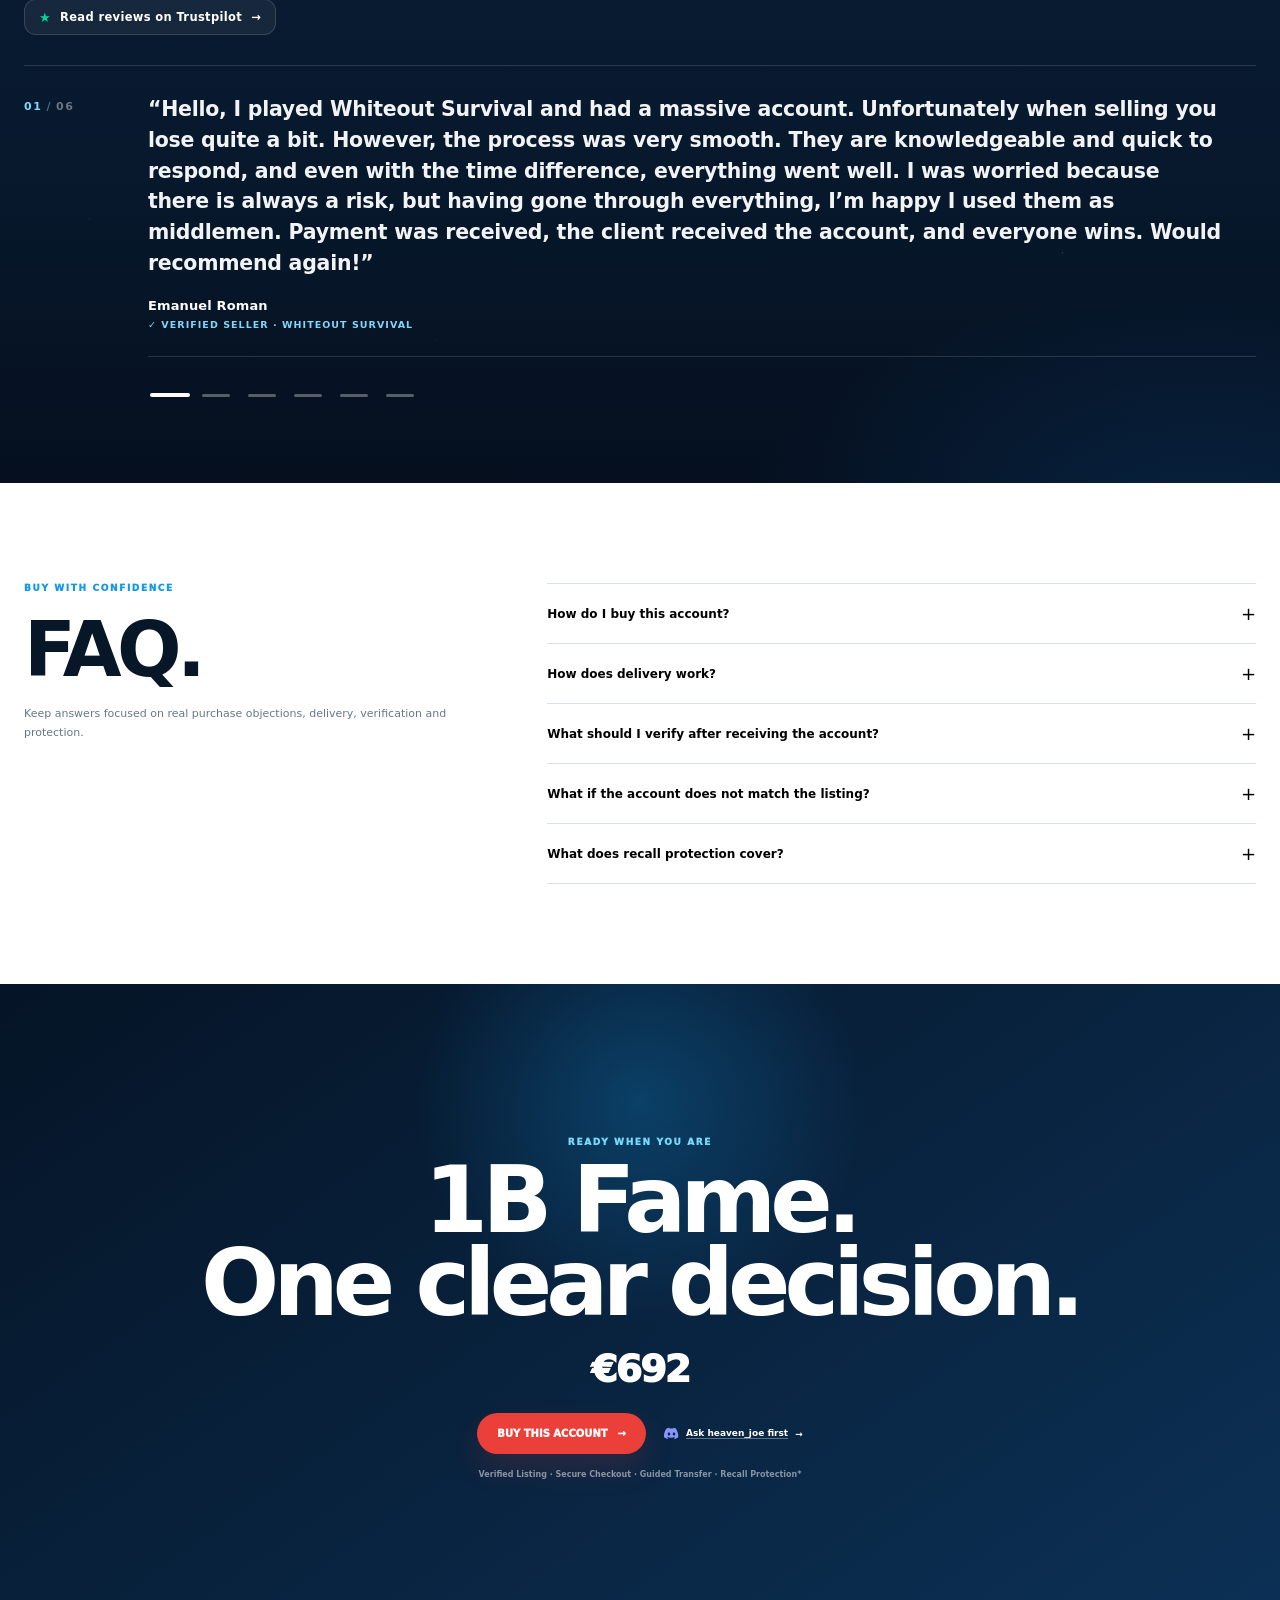
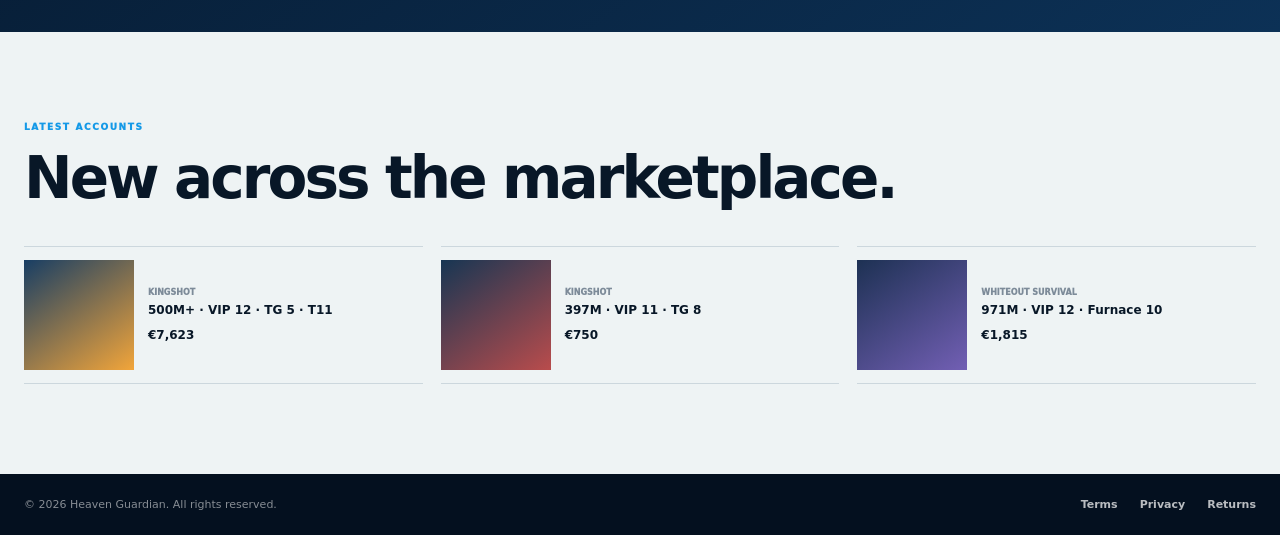
<file: pages/albion-online-account-detail.html>
<!DOCTYPE html>

<html lang="en">
<head>
<meta charset="utf-8"/>
<meta content="width=device-width,initial-scale=1" name="viewport"/>
<title>Albion Online Account - Heaven Guardian</title>
<meta content="Premium Albion Online account listing with verified details, secure checkout, guided transfer and buyer protection." name="description"/>
<link as="image" href="../assets/images/albion/gallery/albion-online-royal-knight.jpg" rel="preload"/>


<link rel="stylesheet" href="../assets/css/shared/site-header.css">
<link rel="stylesheet" href="../assets/css/shared/site-footer.css">
<link rel="stylesheet" href="../assets/css/pages/albion-online-account-detail.css">

<script src="../assets/js/shared/site-header.js" defer></script>
<script src="../assets/js/pages/albion-online-account-detail.js" defer></script>
</head>
<body>
<svg aria-hidden="true" focusable="false" style="position:absolute;width:0;height:0;overflow:hidden" xmlns="http://www.w3.org/2000/svg"><symbol id="icon-discord" viewBox="0 0 24 24"><path d="M20.317 4.3698a19.7913 19.7913 0 00-4.8851-1.5152.0741.0741 0 00-.0785.0371c-.2103.3753-.4396.8648-.6008 1.2495-1.8447-.2762-3.68-.2762-5.4868 0-.1615-.3933-.4-.8742-.6115-1.2495a.077.077 0 00-.0785-.037 19.7363 19.7363 0 00-4.8852 1.515.0699.0699 0 00-.0321.0277C.5334 9.0458-.319 13.5799.0992 18.0578a.0824.0824 0 00.0312.0561c1.8483 1.3568 3.6396 2.1804 5.3974 2.7266a.0777.0777 0 00.0842-.0276c.4616-.6304.8731-1.2952 1.226-1.9942a.076.076 0 00-.0416-.1057c-.6528-.2476-1.2743-.5495-1.8722-.8923a.077.077 0 01-.0076-.1277c.1258-.0943.2517-.1923.3718-.2914a.0743.0743 0 01.0776-.0105c3.9278 1.7933 8.18 1.7933 12.0614 0a.0739.0739 0 01.0785.0095c.1202.099.246.1981.3728.2924a.077.077 0 01-.0066.1276 12.2986 12.2986 0 01-1.873.8914.0766.0766 0 00-.0407.1067c.3604.698.7719 1.3628 1.225 1.9932a.076.076 0 00.0842.0286c1.961-.6067 3.9495-1.5219 5.3699-2.7285a.077.077 0 00.0313-.0552c.5004-5.177-.8382-9.6739-3.5485-13.6604a.061.061 0 00-.0312-.0286zM8.02 15.3312c-1.1825 0-2.1569-1.0857-2.1569-2.419 0-1.3332.9555-2.4189 2.157-2.4189 1.2108 0 2.1757 1.0952 2.1568 2.419 0 1.3332-.9555 2.4189-2.1569 2.4189zm7.9748 0c-1.1825 0-2.1569-1.0857-2.1569-2.419 0-1.3332.9554-2.4189 2.1569-2.4189 1.2108 0 2.1757 1.0952 2.1568 2.419 0 1.3332-.946 2.4189-2.1568 2.4189Z" fill="currentColor"/></symbol></svg>
<header class="header" id="siteHeader">
  <div class="container nav" id="nav">
    <a class="logo" href="../index.html" aria-label="Heaven Guardian homepage">
      <img src="../assets/images/brand/heaven-guardian-logo.webp" alt="Heaven Guardian">
    </a>
    <nav class="navlinks" aria-label="Primary navigation">
      <a href="../index.html">HOME</a>
      <div class="has-menu">
        <a class="nav-parent" href="../index.html#games" aria-haspopup="true">BUY GAMING ACCOUNTS<span class="chev" aria-hidden="true"></span></a>
        <button type="button" class="mega-toggle" aria-expanded="false" aria-label="Show game account categories"><span class="chev" aria-hidden="true"></span></button>
        <div class="mega">
          <a href="albion-online-accounts.html">BUY ALBION ONLINE</a>
          <a href="https://heaven-guardian.com/call-of-dragons-account-for-sale/">BUY CALL OF DRAGONS</a>
          <a href="https://heaven-guardian.com/kingshot-account-for-sale/">BUY KINGSHOT</a>
          <a href="https://heaven-guardian.com/last-war-account-for-sale/">BUY LAST WAR</a>
          <a href="https://heaven-guardian.com/rok-accounts-for-sale/">BUY RISE OF KINGDOMS</a>
          <a href="https://heaven-guardian.com/whiteout-survival-accounts/">BUY WHITEOUT SURVIVAL</a>
          <a href="https://heaven-guardian.com/buy-mobile-legends-account/">BUY MOBILE LEGENDS</a>
        </div>
      </div>
      <a href="wanted-accounts.html">WANTED ACCOUNT</a>
      <div class="has-menu">
        <a class="nav-parent" href="https://heaven-guardian.com/top-up/" aria-haspopup="true">TOP UP<span class="chev" aria-hidden="true"></span></a>
        <button type="button" class="mega-toggle" aria-expanded="false" aria-label="Show top up categories"><span class="chev" aria-hidden="true"></span></button>
        <div class="mega mega-plain">
          <a href="https://heaven-guardian.com/kingshot-top-up/">Kingshot Top Up</a>
          <a href="https://heaven-guardian.com/last-war-top-up/">Last War Top Up</a>
          <a href="https://heaven-guardian.com/last-z-top-up/">Last Z Top Up</a>
          <a href="https://heaven-guardian.com/rise-of-kingdoms-top-up/">Rise of Kingdoms Top Up</a>
          <a href="https://heaven-guardian.com/whiteout-survival-top-up/">Whiteout Survival Top Up</a>
        </div>
      </div>
      <a href="https://heaven-guardian.com/contact/">CONTACT</a>
    </nav>
    <div class="nav-actions">
      <select class="currency" aria-label="Currency">
        <option>EUR</option>
        <option>USD</option>
      </select>
      <a class="btn btn-primary track" data-event="header_browse" href="../index.html#featured">Browse Accounts</a>
    </div>
    <button class="menu-btn" id="menuBtn" aria-expanded="false" aria-controls="nav" aria-label="Open navigation menu">☰</button>
  </div>
</header>
<main>
<section class="product-hero" id="overview">
<div class="shell breadcrumb"><a href="../index.html">Home</a><span>›</span><a href="albion-online-accounts.html">Albion Online Accounts</a><span>›</span><span>1B Fame Account</span></div>
<div class="shell hero-grid">
<div class="hero-copy">
<div class="eyebrow-row"><span class="badge available">Available</span><span class="badge">Verified Listing</span><span class="badge">Europe</span></div>
<p class="kicker blue">ALBION ONLINE ACCOUNT</p>
<h1>1B Fame Account</h1>
<p class="hero-summary">800 Quarterstaffs, Daggers, Mystics, Healers, Hammers and Mace with <strong>350M Silver</strong>, <strong>50M Free Fame</strong>, <strong>12K Gold</strong> and <strong>5 Full Islands</strong>.</p>
<div aria-label="Key account stats" class="hero-stats">
<div><strong>1B</strong><span>Total Fame</span></div>
<div><strong>350M</strong><span>Silver</span></div>
<div><strong>12K</strong><span>Gold</span></div>
</div>
</div>
<div class="gallery-shell" id="accountProof">
<div aria-label="Account screenshot gallery" class="gallery-stage" tabindex="0">
<div class="gallery-label" id="galleryLabel">01 / Overview</div>
<button aria-label="Previous screenshot" class="gallery-nav prev" id="galleryPrev" type="button">←</button>
<button aria-label="Next screenshot" class="gallery-nav next" id="galleryNext" type="button">→</button>
<button aria-label="Open fullscreen screenshot" class="gallery-expand" id="galleryExpand" type="button">↗</button>
<img alt="Albion Online account overview" decoding="async" fetchpriority="high" height="760" id="galleryMain" src="../assets/images/albion/gallery/albion-online-royal-knight.jpg" width="760"/>
</div>
<div aria-label="Screenshot thumbnails" class="gallery-thumbs" id="galleryThumbs">
<button aria-current="true" aria-label="Show account screenshot 1" class="thumb active" data-index="0" type="button"><span>01</span><em>Overview</em></button>
<button aria-label="Show account screenshot 2" class="thumb" data-index="1" type="button"><span>02</span><em>Combat</em></button>
<button aria-label="Show account screenshot 3" class="thumb" data-index="2" type="button"><span>03</span><em>Resources</em></button>
<button aria-label="Show account screenshot 4" class="thumb" data-index="3" type="button"><span>04</span><em>Islands</em></button>
</div>
<p class="proof-note">Account screenshots are provided to help buyers verify listing details.</p>
</div><div class="purchase-cluster">
<div class="price-row">
<div><small>Account price</small><strong class="price">€692</strong></div>
<button class="buy-btn js-buy" data-checkout-hook="woocommerce" type="button">BUY THIS ACCOUNT <span>→</span></button>
</div>
<div class="trust-inline"><span>✓ Verified Listing</span><span>✓ Secure Checkout</span><span>✓ Guided Transfer</span><span>✓ Recall Protection*</span><span>✓ Support Available</span></div>
<p class="purchase-note">Review screenshots and account details before purchasing. <a class="discord-link" href="https://discord.com/users/1486232824813064193" rel="noopener noreferrer" target="_blank"><svg aria-hidden="true" class="discord-mark" focusable="false"><use href="#icon-discord"></use></svg><span class="discord-label">Questions? Discord: heaven_joe</span></a></p>
</div>
</div>
</section>
<nav aria-label="Product sections" class="product-subnav" id="productSubnav">
<div class="shell subnav-track"><a href="#overview">Overview</a><a href="#accountProof">Account Proof</a><a href="#progression">Progression</a><a href="#purchaseProcess">Purchase Process</a><a href="#reviews">Reviews</a><a href="#faq">FAQ</a></div>
</nav>
<section class="included section-light">
<div class="shell split-heading"><div><p class="kicker blue">WHAT'S INCLUDED?</p><h2>Confidence is part of the purchase.</h2></div><p>Heaven Guardian structures the transaction around listing verification, secure checkout, guided handover and official support.</p></div>
<div class="shell editorial-list">
<article><span class="num">01</span><h3>Verified Listing</h3><p>Reviewed before publication so buyers can assess the listing before purchase.</p></article>
<article><span class="num">02</span><h3>Secure Checkout</h3><p>Protected payment flow through official Heaven Guardian checkout channels.</p></article>
<article><span class="num">03</span><h3>Guided Transfer</h3><p>Support throughout the account handover and required security steps.</p></article>
<article><span class="num">04</span><h3>Lifetime Recall Protection*</h3><p>Coverage subject to the applicable Heaven Guardian <a href="legal/return-policy.html">warranty and return terms</a>.</p></article>
<article><span class="num">05</span><h3>Dedicated Support</h3><p>Help before and after purchase when the buyer needs transaction assistance.</p></article>
</div>
<div class="shell important-line"><strong>IMPORTANT</strong><span>Always complete payment and account-transfer steps through official Heaven Guardian channels.</span></div>
</section>
<section class="story-section" id="progression">
<div class="story-noise"></div>
<div class="shell story-intro"><p class="kicker cyan">ACCOUNT PROGRESSION</p><h2>A faster path into the parts of Albion that matter.</h2><p>Show the progression that matters most to purchase intent, supported by real account proof.</p></div>
<div class="shell story-grid">
<div class="story-media">
<div class="story-image active" data-story-image="0"><img alt="Albion Online combat progression" decoding="async" height="760" src="../assets/images/albion/gallery/albion-online-royal-knight.jpg" width="760"/><span>01 / Combat</span></div>
<div class="story-image" data-story-image="1"><img alt="Albion Online account economy" decoding="async" height="760" loading="lazy" src="../assets/images/albion/gallery/albion-online-golden-warrior.jpg" width="760"/><span>02 / Economy</span></div>
<div class="story-image" data-story-image="2"><img alt="Albion Online account resources" decoding="async" height="760" loading="lazy" src="../assets/images/albion/gallery/albion-online-red-warrior.jpg" width="760"/><span>03 / Resources</span></div>
<div class="story-image" data-story-image="3"><img alt="Albion Online account infrastructure" decoding="async" height="760" loading="lazy" src="../assets/images/albion/gallery/albion-online-frost-mage.jpg" width="760"/><span>04 / Infrastructure</span></div>
</div>
<div class="story-copy">
<article class="story-step active" data-story-step="0"><span>01 / COMBAT</span><h3>Deep combat progression.</h3><p>800 Quarterstaffs, Daggers, Mystics, Healers, Hammers and Mace.</p><div class="tag-row"><em>Quarterstaffs</em><em>Daggers</em><em>Healers</em></div></article>
<article class="story-step" data-story-step="1"><span>02 / ECONOMY</span><h3>350M Silver ready to use.</h3><p>Useful liquidity for trading, crafting, upgrades and account economy flexibility.</p><div class="tag-row"><em>350M Silver</em><em>Trading</em><em>Crafting</em></div></article>
<article class="story-step" data-story-step="2"><span>03 / RESOURCES</span><h3>50M Free Fame. 12K Gold.</h3><p>Resources that reduce the friction of rebuilding progression from zero.</p><div class="tag-row"><em>50M Free Fame</em><em>12K Gold</em></div></article>
<article class="story-step" data-story-step="3"><span>04 / INFRASTRUCTURE</span><h3>Five full islands.</h3><p>Established account infrastructure for storage, economy and long-term utility.</p><div class="tag-row"><em>5 Full Islands</em><em>Economy Utility</em></div></article>
</div>
</div>
</section>
<section class="structured section-warm">
<div class="shell split-heading"><div><p class="kicker blue">ACCOUNT DETAILS</p><h2>The product, structured.</h2></div><p>Game-specific product intelligence should answer core questions without forcing buyers to contact support.</p></div>
<div class="shell spec-list">
<article><span>01</span><h3>Listing</h3><strong>1B Fame</strong><small>Established account progression.</small></article>
<article><span>02</span><h3>Combat Progression</h3><strong>800 Quarterstaffs, Daggers, Mystics, Healers, Hammers, Mace</strong><small>Broad weapon progression reduces rebuilding time.</small></article>
<article><span>03</span><h3>Silver</h3><strong>350M Silver</strong><small>Immediate liquidity for upgrades, trading and crafting.</small></article>
<article><span>04</span><h3>Free Fame</h3><strong>50M Free Fame</strong><small>Extra progression flexibility.</small></article>
<article><span>05</span><h3>Gold</h3><strong>12K Gold</strong><small>Additional account resources.</small></article>
<article><span>06</span><h3>Account Infrastructure</h3><strong>5 Full Islands</strong><small>Established economy and storage utility.</small></article>
</div>
</section>
<section class="value-section">
<div class="shell split-heading"><div><p class="kicker blue">WHY THIS ACCOUNT STANDS OUT</p><h2>Value explained without fake estimates.</h2></div><p>Explain what drives the listing value using real account attributes. Do not invent an AI market value.</p></div>
<div class="shell value-rows">
<article><span>01</span><h3>Combat progression</h3><p>Broad high-level progression saves substantial rebuilding time.</p></article>
<article><span>02</span><h3>Economy</h3><p>350M Silver provides immediate account liquidity.</p></article>
<article><span>03</span><h3>Resources</h3><p>50M Free Fame and 12K Gold increase immediate account utility.</p></article>
<article><span>04</span><h3>Infrastructure</h3><p>Five developed islands add longer-term economy value.</p></article>
</div>
</section>
<section class="purchase-process section-light" id="purchaseProcess">
<div class="shell split-heading"><div><p class="kicker blue">HOW THE PURCHASE WORKS</p><h2>Clear before you click Buy.</h2></div><p>High-value digital purchases convert better when buyers know exactly what happens after payment.</p></div>
<div class="shell process-grid">
<article><strong>01</strong><h3>Secure Checkout</h3><p>Complete payment through the official Heaven Guardian checkout.</p></article>
<article><strong>02</strong><h3>Coordinated Delivery</h3><p>Heaven Guardian coordinates the account handover.</p></article>
<article><strong>03</strong><h3>Verify &amp; Secure</h3><p>Confirm account details and complete the required security steps.</p></article>
</div>
<div class="shell support-line"><span>Questions before purchasing?</span><a href="https://heaven-guardian.com/contact/">Talk to Heaven Guardian support →</a></div>
</section>
<section class="reviews-cinema" id="reviews">
<div class="shell">
<div class="rc-top">
<div class="rc-score">
<div class="rc-eyebrow">Marketplace feedback</div>
<strong>4.7</strong>
<span>Based on 487+ completed orders</span>
<a class="rc-tp" href="https://www.trustpilot.com/review/heaven-guardian.com" rel="noopener" target="_blank"><b>★</b> Read reviews on Trustpilot <i>→</i></a>
</div>
<div class="rc-head">
<h2>Trusted by Real Players</h2>
<p>Feedback from buyers and sellers who used Heaven Guardian for gaming account trades and top-ups. These reviews reflect marketplace service and transfer support, not one specific account listing.</p>
</div>
</div>
<div class="rc-shell">
<div class="rc-index"><b data-rc-current>01</b><i>/</i><span data-rc-total>06</span></div>
<div class="rc-stage">
<blockquote class="rc-quote is-active">
<p>“Hello, I played Whiteout Survival and had a massive account. Unfortunately when selling you lose quite a bit. However, the process was very smooth. They are knowledgeable and quick to respond, and even with the time difference, everything went well. I was worried because there is always a risk, but having gone through everything, I’m happy I used them as middlemen. Payment was received, the client received the account, and everyone wins. Would recommend again!”</p>
<footer><strong>Emanuel Roman</strong><span>✓ Verified Seller · Whiteout Survival</span></footer>
</blockquote>
<blockquote class="rc-quote">
<p>“I’ve been going back and forth with Kingshot customer support for months trying to unbind my account and the headache was real, especially since some of the purchases were made through third party services. A friend recommended Heaven Guardian and I’m glad I reached out. The whole process was handled smoothly from start to finish and even a complicated case like mine was resolved with patience and clear communication. Genuinely one of the better middleman services out there.”</p>
<footer><strong>Desto Fresco</strong><span>✓ Verified Seller · Kingshot</span></footer>
</blockquote>
<blockquote class="rc-quote">
<p>“Heaven Guardian was able to quickly find a buyer for my account and helped me through the account transfer process. Everything was smooth, safe, and well organized. Would definitely recommend. Thank you so much.”</p>
<footer><strong>Solari Solvane</strong><span>✓ Verified Seller · Marketplace</span></footer>
</blockquote>
<blockquote class="rc-quote">
<p>“5-star experience! My account unbinding request was handled very fast. The staff guided me step by step and made everything easy. Thank you for the great service!”</p>
<footer><strong>Quill Ateara</strong><span>✓ Verified Seller · Kingshot</span></footer>
</blockquote>
<blockquote class="rc-quote">
<p>“The whole team is extremely professional, patient, and helpful. They’ve tried their best to protect both buyer and seller throughout the process.”</p>
<footer><strong>Joe</strong><span>✓ Verified Buyer · Marketplace</span></footer>
</blockquote>
<blockquote class="rc-quote">
<p>“Very serious and helpful. They guided me step by step and provided help anytime needed. Top service.”</p>
<footer><strong>Narcis Leț</strong><span>✓ Verified Buyer · Marketplace</span></footer>
</blockquote>
</div>
</div>
<div class="rc-nav">
<div aria-label="Choose a review" class="rc-dots" role="tablist">
<button aria-label="Review 1" aria-selected="true" class="rc-dot is-active" role="tab" type="button"><i></i></button>
<button aria-label="Review 2" aria-selected="false" class="rc-dot" role="tab" type="button"><i></i></button>
<button aria-label="Review 3" aria-selected="false" class="rc-dot" role="tab" type="button"><i></i></button>
<button aria-label="Review 4" aria-selected="false" class="rc-dot" role="tab" type="button"><i></i></button>
<button aria-label="Review 5" aria-selected="false" class="rc-dot" role="tab" type="button"><i></i></button>
<button aria-label="Review 6" aria-selected="false" class="rc-dot" role="tab" type="button"><i></i></button>
</div>
</div>
</div>
</section>
<section class="faq-section section-light" id="faq">
<div class="shell faq-grid">
<div><p class="kicker blue">BUY WITH CONFIDENCE</p><h2>FAQ.</h2><p>Keep answers focused on real purchase objections, delivery, verification and protection.</p></div>
<div class="faq-list">
<article class="faq-item"><button aria-controls="faq-answer-1" aria-expanded="false" id="faq-button-1" type="button"><span>How do I buy this account?</span><em>+</em></button><div aria-labelledby="faq-button-1" class="faq-answer" id="faq-answer-1" role="region"><p>Choose the account, complete payment through official Heaven Guardian checkout, then follow the guided handover process.</p></div></article>
<article class="faq-item"><button aria-controls="faq-answer-2" aria-expanded="false" id="faq-button-2" type="button"><span>How does delivery work?</span><em>+</em></button><div aria-labelledby="faq-button-2" class="faq-answer" id="faq-answer-2" role="region"><p>After payment is confirmed, Heaven Guardian coordinates delivery through official support channels.</p></div></article>
<article class="faq-item"><button aria-controls="faq-answer-3" aria-expanded="false" id="faq-button-3" type="button"><span>What should I verify after receiving the account?</span><em>+</em></button><div aria-labelledby="faq-button-3" class="faq-answer" id="faq-answer-3" role="region"><p>Verify that the account matches the listing, review screenshots and details, then complete the required security steps.</p></div></article>
<article class="faq-item"><button aria-controls="faq-answer-4" aria-expanded="false" id="faq-button-4" type="button"><span>What if the account does not match the listing?</span><em>+</em></button><div aria-labelledby="faq-button-4" class="faq-answer" id="faq-answer-4" role="region"><p>Contact Heaven Guardian support through official channels so the order can be reviewed under the applicable policies.</p></div></article>
<article class="faq-item"><button aria-controls="faq-answer-5" aria-expanded="false" id="faq-button-5" type="button"><span>What does recall protection cover?</span><em>+</em></button><div aria-labelledby="faq-button-5" class="faq-answer" id="faq-answer-5" role="region"><p>Coverage depends on the applicable Heaven Guardian warranty and return policy. Do not replace legal wording with marketing claims.</p></div></article>
</div>
</div>
</section>
<section class="final-cta" id="finalCta">
<div class="shell final-inner"><p class="kicker cyan">READY WHEN YOU ARE</p><h2>1B Fame.<br/>One clear decision.</h2><div class="final-price">€692</div><div class="final-actions"><button class="buy-btn js-buy" data-checkout-hook="woocommerce" type="button">BUY THIS ACCOUNT <span>→</span></button><a class="discord-cta" href="https://discord.com/users/1486232824813064193" rel="noopener noreferrer" target="_blank"><svg aria-hidden="true" class="discord-mark" focusable="false"><use href="#icon-discord"></use></svg><span class="discord-label">Ask heaven_joe first</span><span class="discord-arrow">→</span></a></div><p class="final-trust">Verified Listing · Secure Checkout · Guided Transfer · Recall Protection*</p></div>
</section>
<section class="latest-section">
<div class="shell"><p class="kicker blue">LATEST ACCOUNTS</p><h2>New across the marketplace.</h2><div class="latest-rail">
<a class="latest-item" href="#"><div class="latest-thumb placeholder-a"></div><div><span>Kingshot</span><h3>500M+ · VIP 12 · TG 5 · T11</h3><strong>€7,623</strong></div></a>
<a class="latest-item" href="#"><div class="latest-thumb placeholder-b"></div><div><span>Kingshot</span><h3>397M · VIP 11 · TG 8</h3><strong>€750</strong></div></a>
<a class="latest-item" href="#"><div class="latest-thumb placeholder-c"></div><div><span>Whiteout Survival</span><h3>971M · VIP 12 · Furnace 10</h3><strong>€1,815</strong></div></a>
</div></div>
</section>
</main>
<footer class="site-footer">
  <div class="container">
    <div class="site-footer-bottom">
      <span>&copy; 2026 Heaven Guardian. All rights reserved.</span>
      <div class="site-footer-legal">
        <a href="legal/terms-and-conditions.html">Terms</a>
        <a href="legal/privacy-policy.html">Privacy</a>
        <a href="legal/return-policy.html">Returns</a>
      </div>
    </div>
  </div>
</footer>
<div aria-hidden="true" class="lightbox" id="lightbox">
<button aria-label="Close fullscreen gallery" class="lightbox-close" id="lightboxClose" type="button">×</button>
<button aria-label="Previous screenshot" class="lightbox-prev" id="lightboxPrev" type="button">←</button>
<img alt="" id="lightboxImage"/>
<button aria-label="Next screenshot" class="lightbox-next" id="lightboxNext" type="button">→</button>
<div class="lightbox-caption" id="lightboxCaption"></div>
</div>
<div class="mobile-buy" id="mobileBuy">
<div><small>Account price</small><strong>€692</strong></div>
<button class="buy-btn js-buy" data-checkout-hook="woocommerce" type="button">BUY ACCOUNT <span>→</span></button>
</div><div aria-live="polite" class="cro-toast" id="croToast" role="status">Checkout action ready for WooCommerce integration.</div>

</body>
</html>
</file>
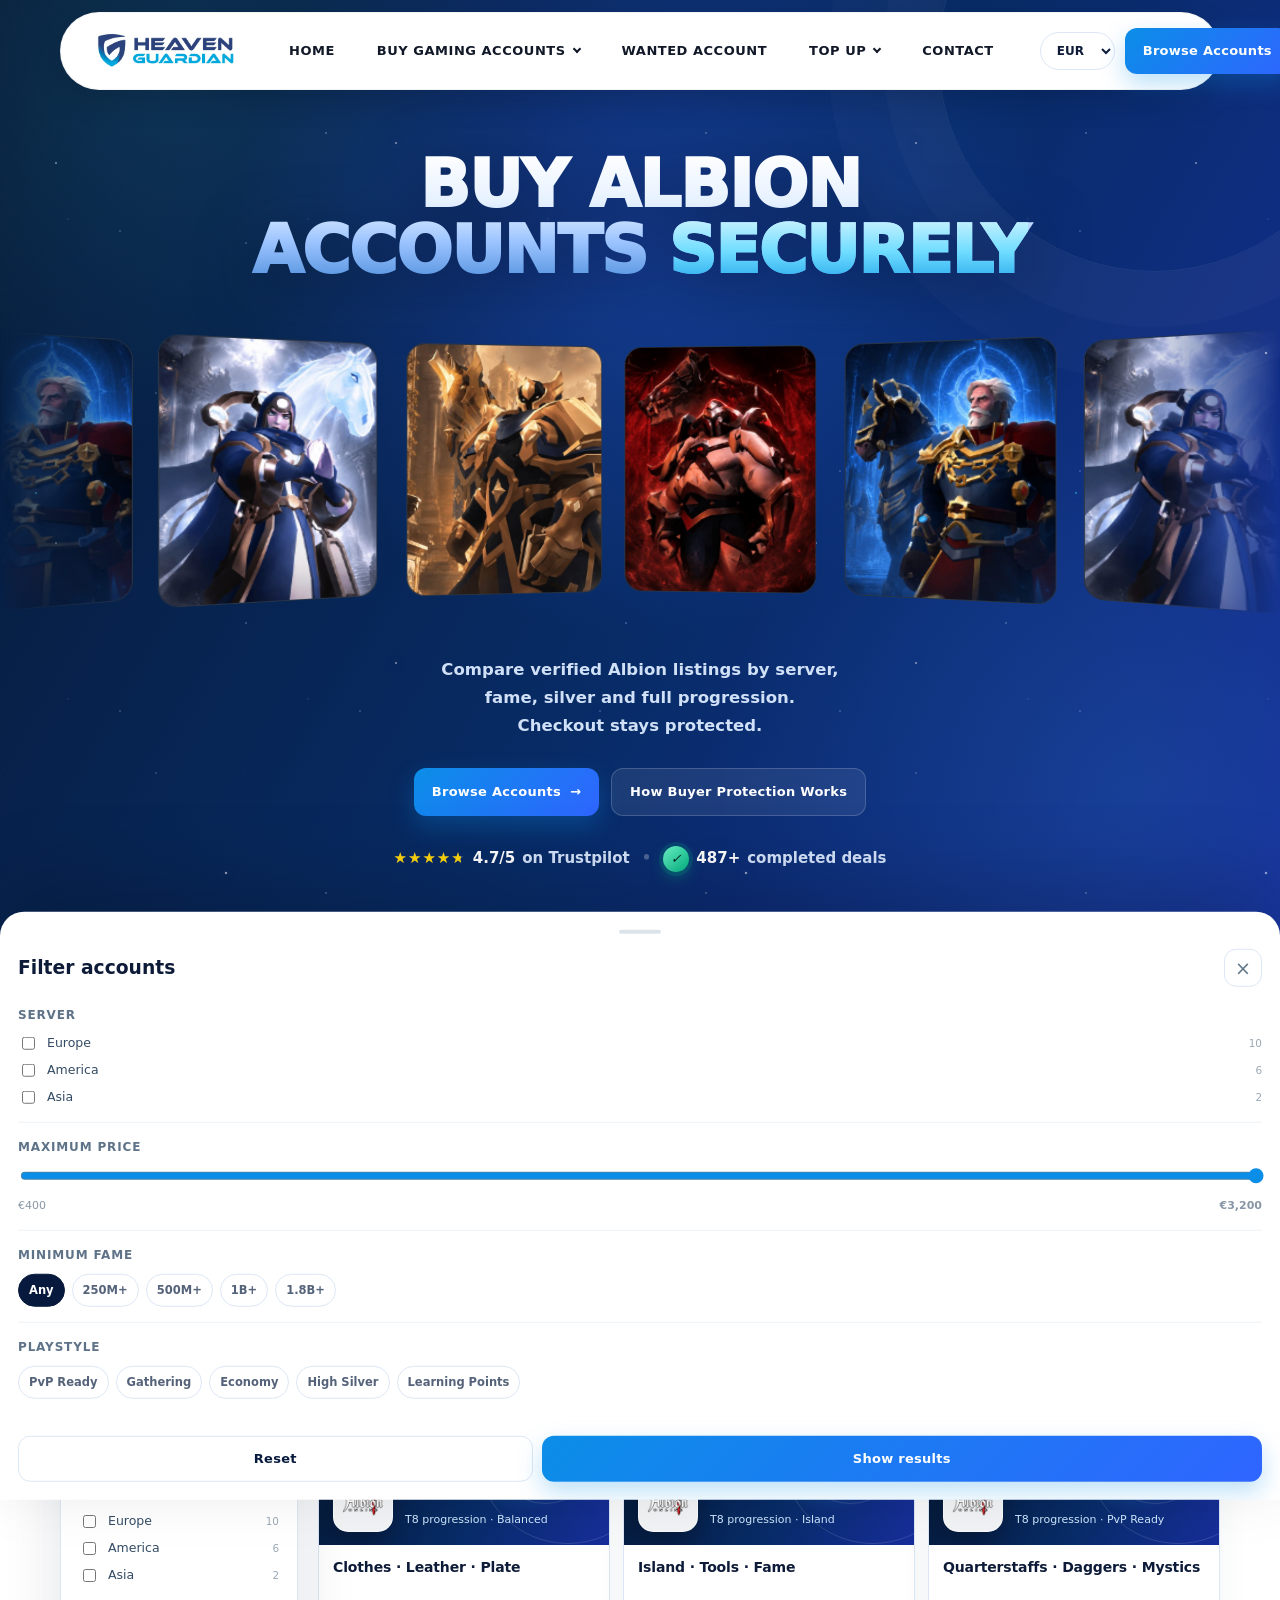
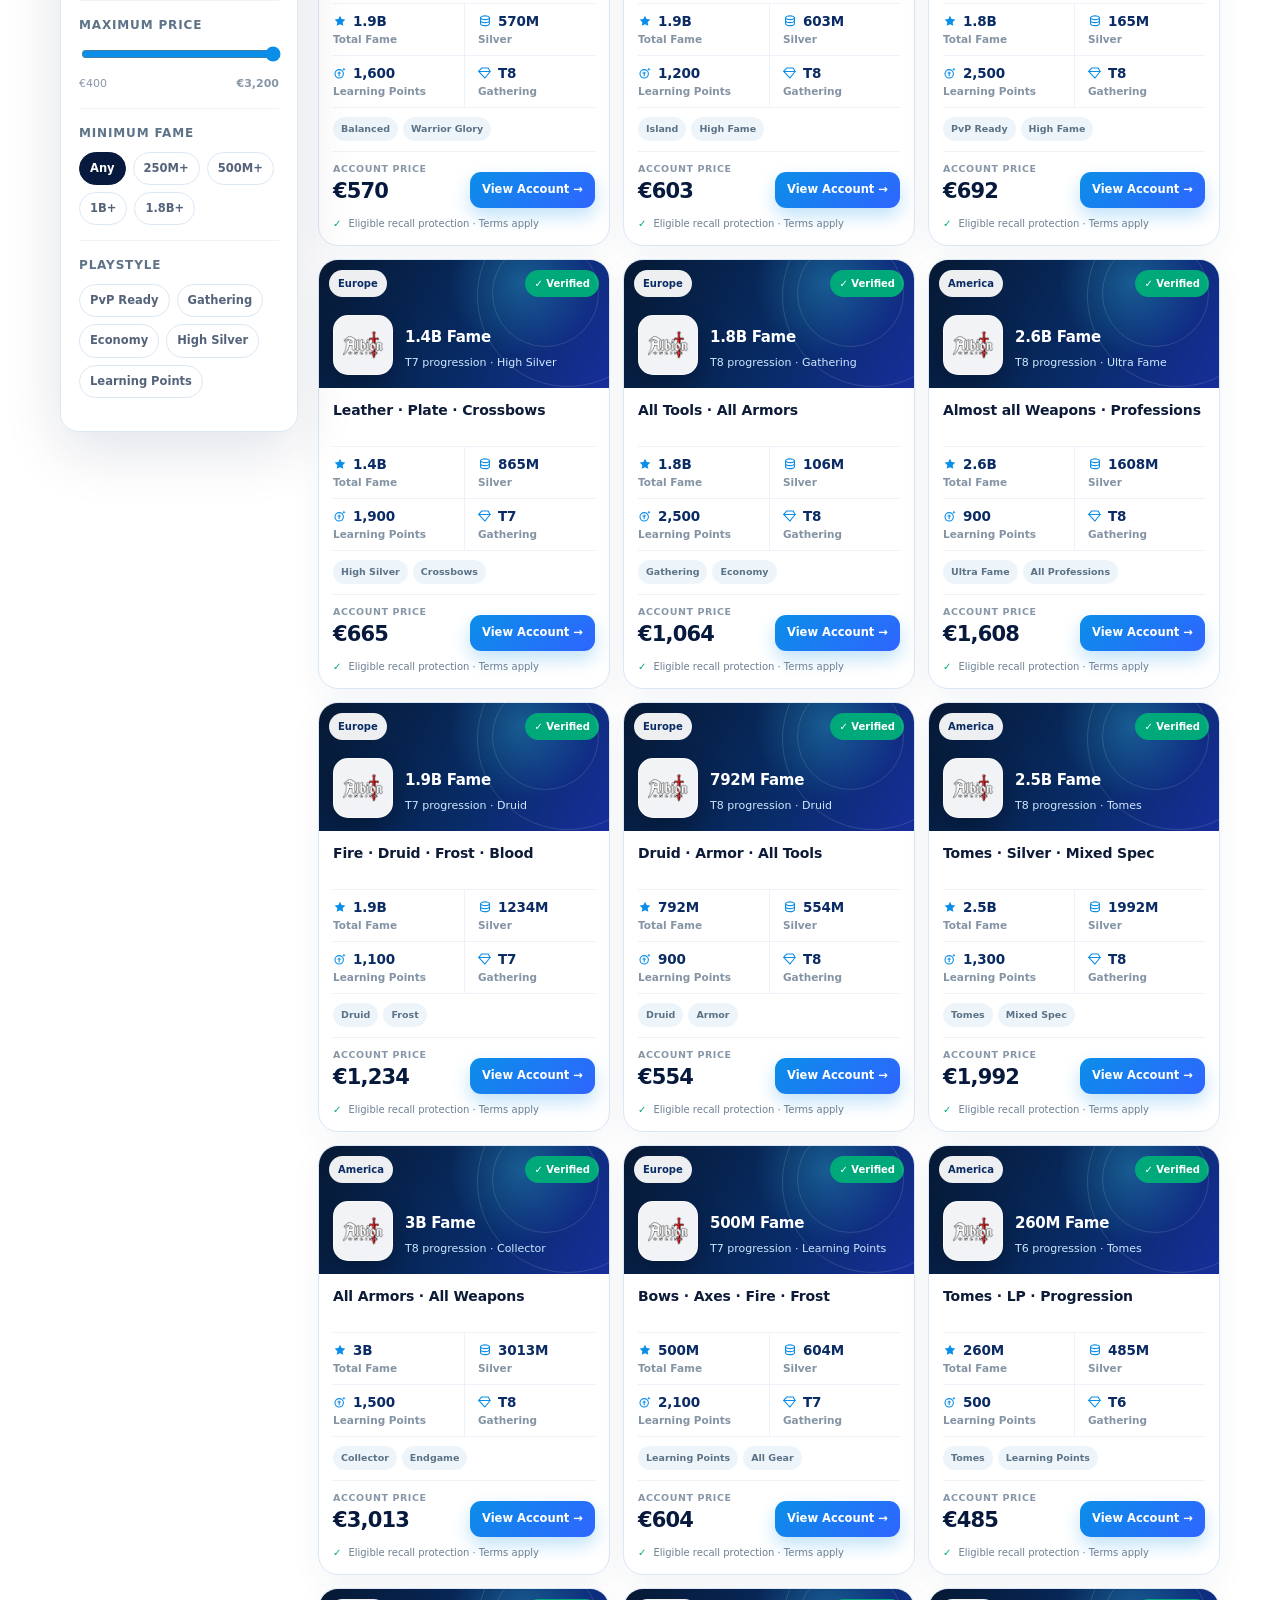
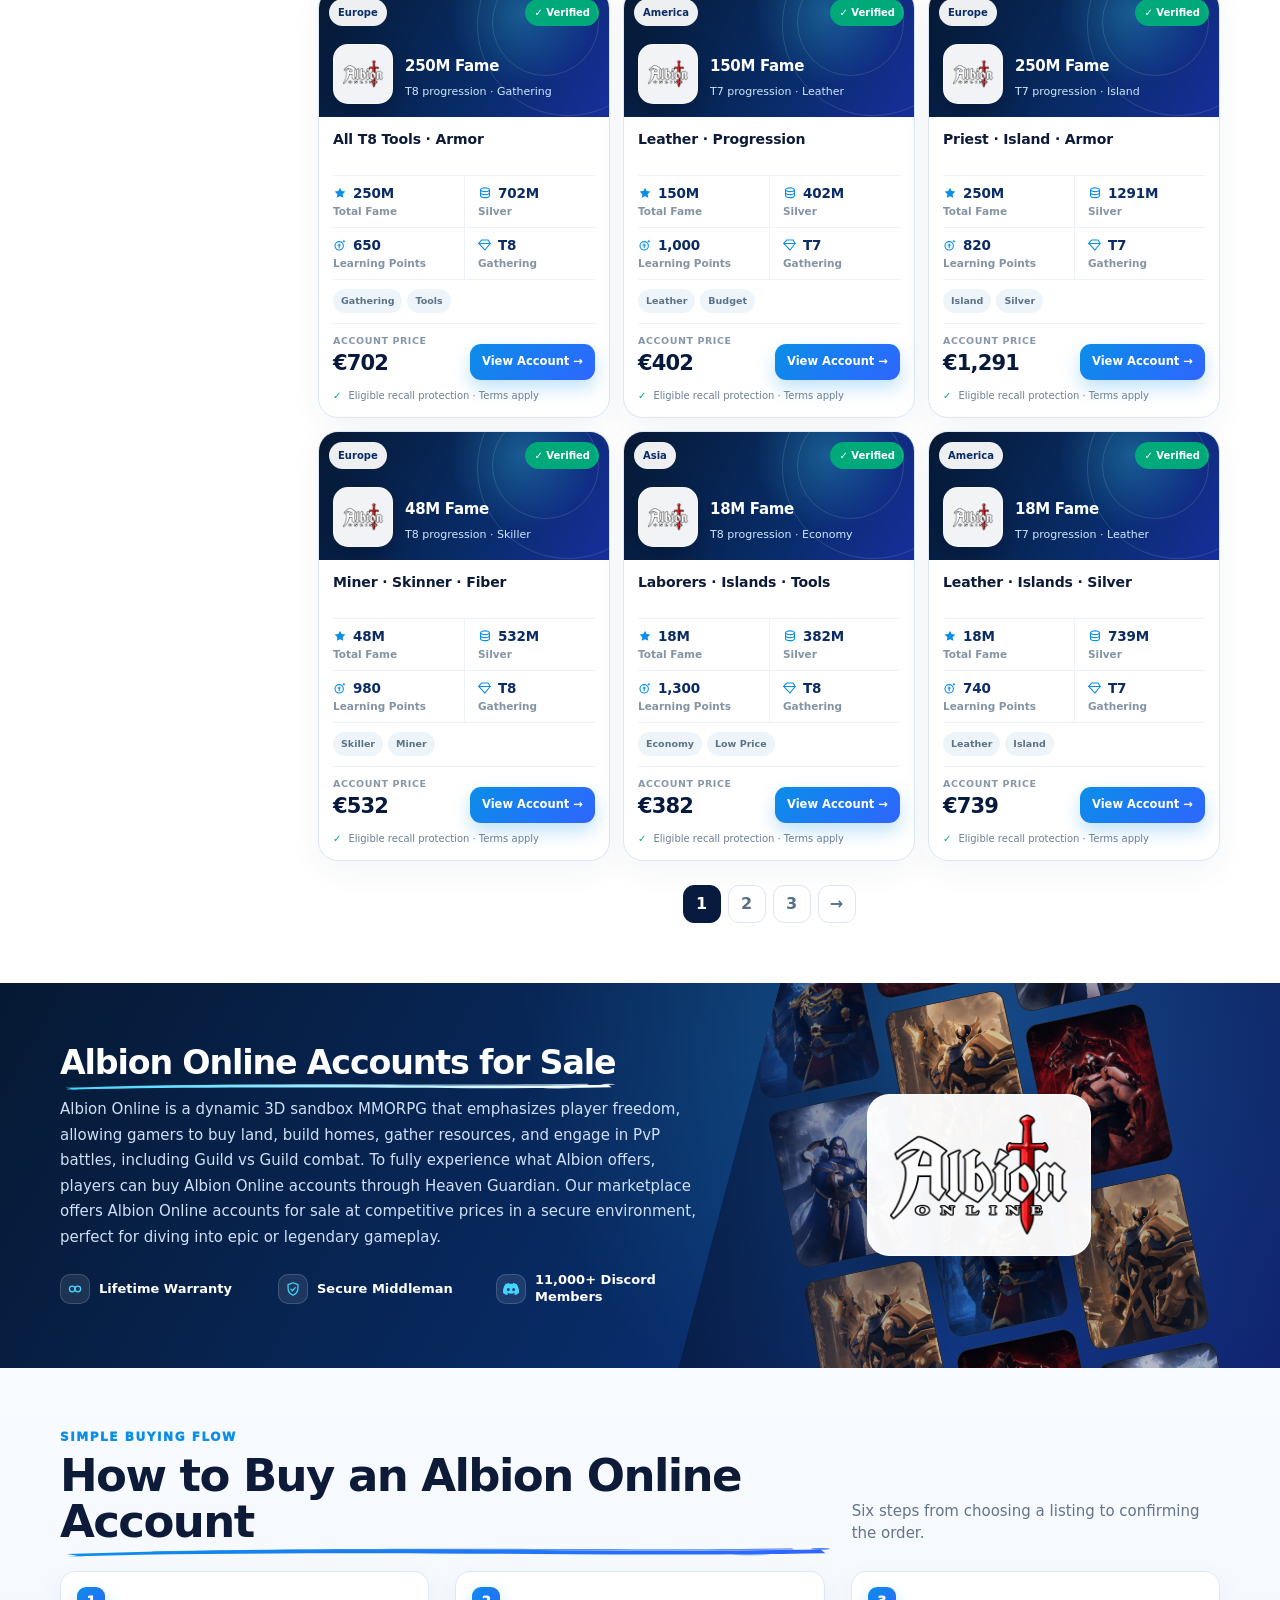
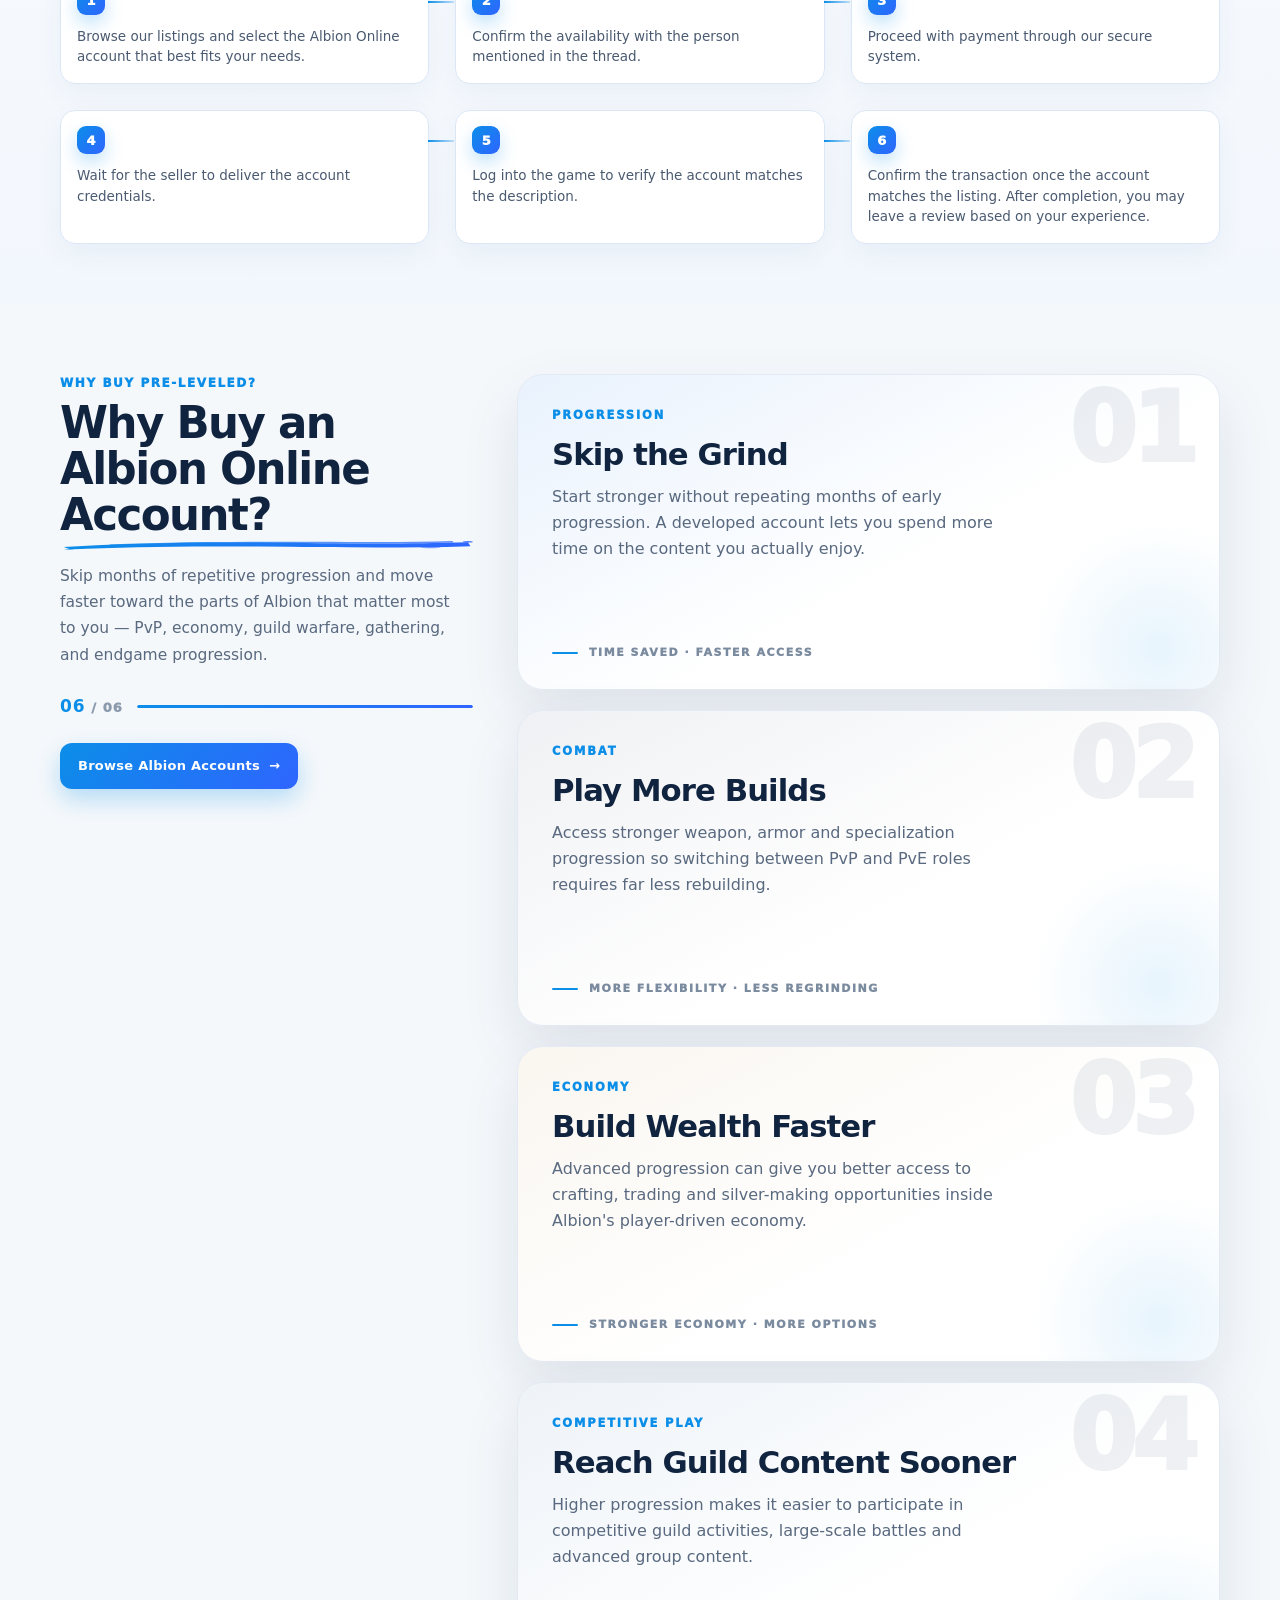
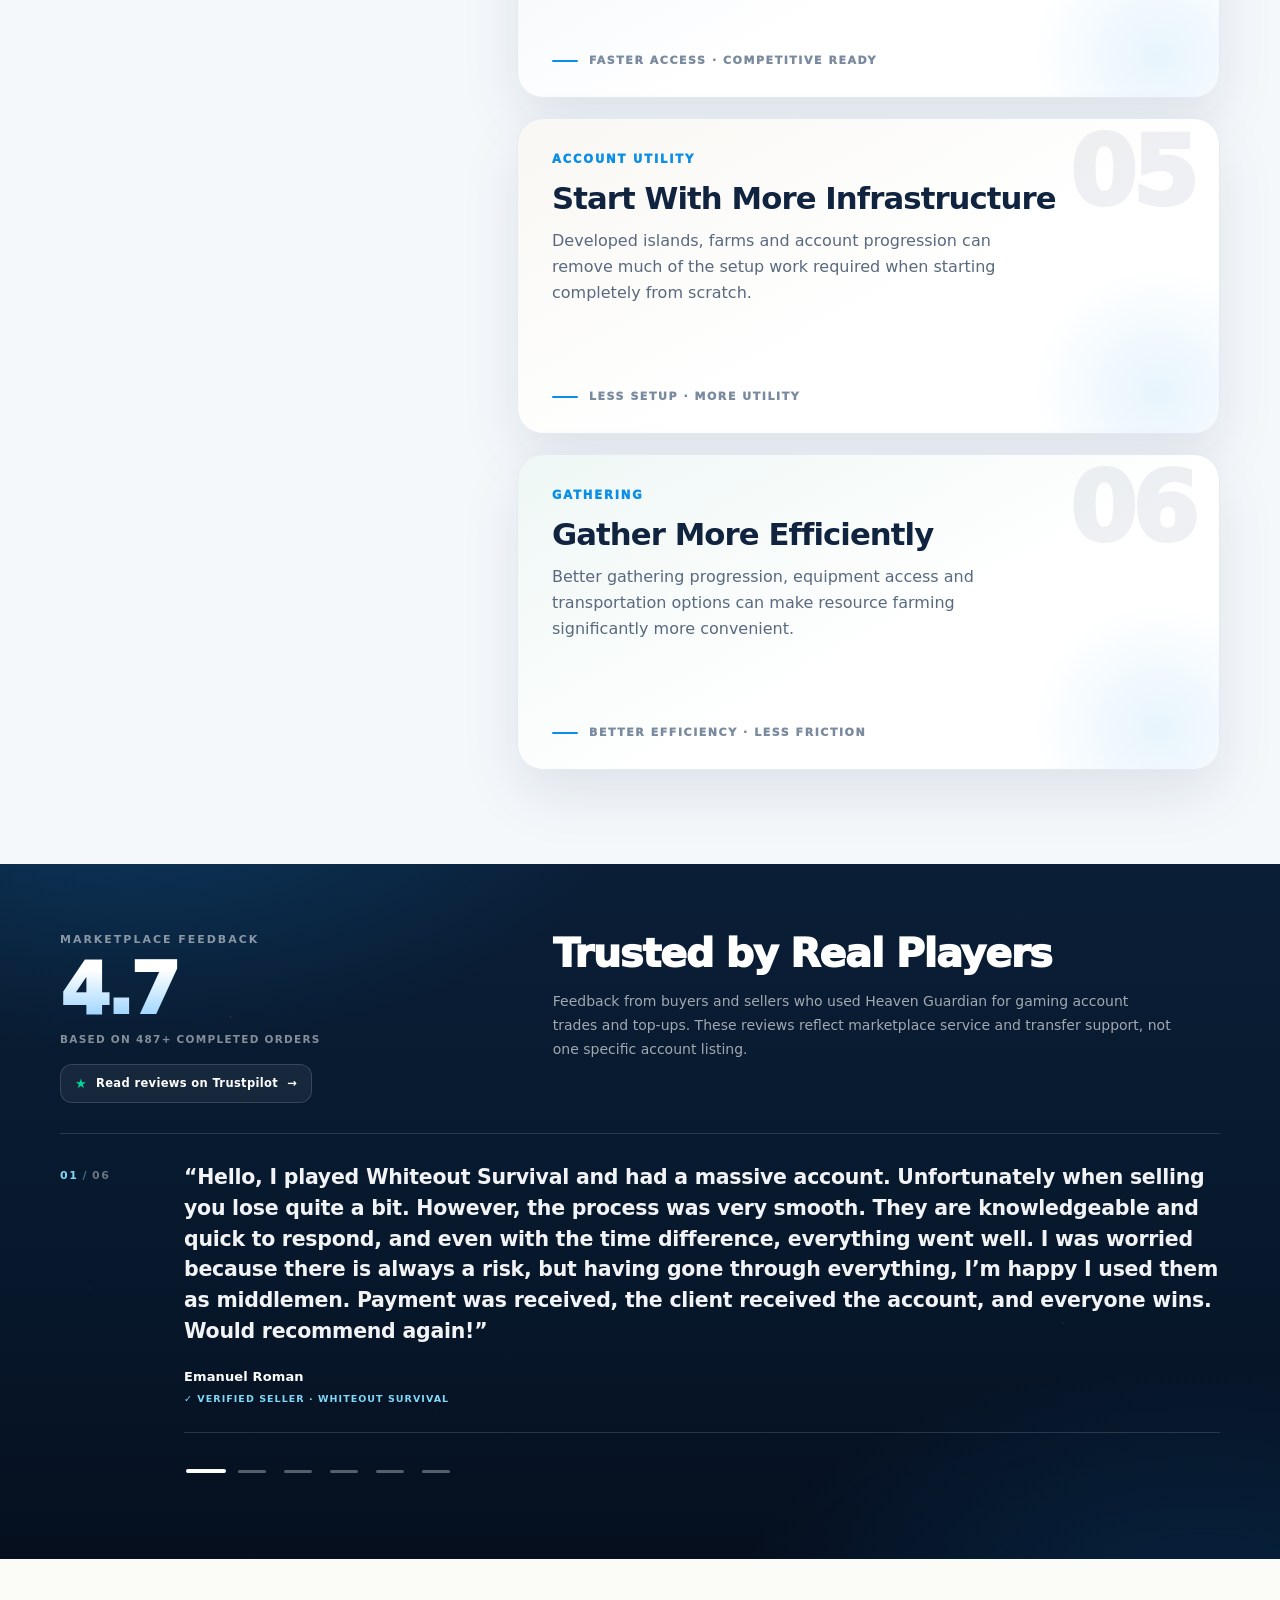
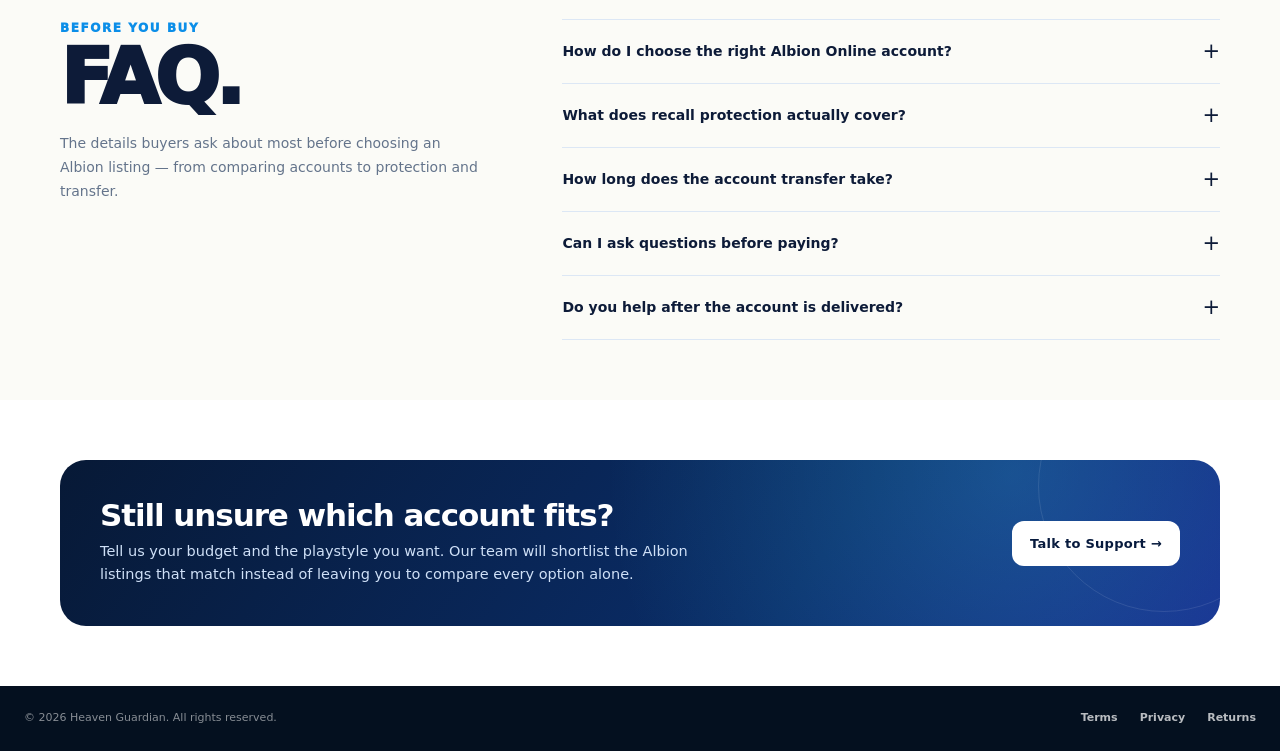
<file: pages/albion-online-accounts.html>
<!doctype html>
<html lang="en">
  <head>
    <meta charset="utf-8" />
    <meta
      name="viewport"
      content="width=device-width,initial-scale=1,maximum-scale=1,minimum-scale=1,user-scalable=no,viewport-fit=cover"
    />
    <meta
      name="description"
      content="Browse verified Albion Online accounts for sale with secure checkout, transfer support, and lifetime warranty on eligible purchases."
    />
    <title>Albion Online Accounts — Heaven Guardian</title>
    <link rel="stylesheet" href="../assets/css/pages/albion-online-accounts.css" />
    <script src="../assets/js/shared/site-init.js"></script>
    <script src="../assets/js/pages/albion-online-accounts.js" defer></script>
  
<link rel="stylesheet" href="../assets/css/shared/site-header.css">
<link rel="stylesheet" href="../assets/css/shared/site-footer.css">
</head>
  <body>
    <!-- Icon sprite: the stat rows repeat across every card, so the shapes are
         defined once and referenced with <use>. -->
    <svg width="0" height="0" style="position: absolute" aria-hidden="true">
      <symbol id="ico-fame" viewBox="0 0 24 24">
        <path
          fill="currentColor"
          d="M12 2.8l2.8 5.9 6.4.9-4.7 4.4 1.2 6.3L12 17.4l-5.7 2.9 1.2-6.3-4.7-4.4 6.4-.9z"
        />
      </symbol>
      <symbol
        id="ico-silver"
        viewBox="0 0 24 24"
        fill="none"
        stroke="currentColor"
        stroke-width="1.9"
        stroke-linecap="round"
        stroke-linejoin="round"
      >
        <ellipse cx="12" cy="6.4" rx="7.6" ry="3.2" />
        <path d="M4.4 6.4v5.2c0 1.8 3.4 3.2 7.6 3.2s7.6-1.4 7.6-3.2V6.4" />
        <path d="M4.4 11.6v5.2c0 1.8 3.4 3.2 7.6 3.2s7.6-1.4 7.6-3.2v-5.2" />
      </symbol>
      <symbol
        id="ico-lp"
        viewBox="0 0 24 24"
        fill="none"
        stroke="currentColor"
        stroke-width="1.9"
        stroke-linecap="round"
        stroke-linejoin="round"
      >
        <circle cx="10.6" cy="13.4" r="7.2" />
        <path d="M10.6 10.2v6.4M8.5 12h4.2" />
        <path
          fill="currentColor"
          stroke="none"
          d="M18.7 2.6l.9 2 2 .9-2 .9-.9 2-.9-2-2-.9 2-.9z"
        />
      </symbol>
      <symbol
        id="ico-gather"
        viewBox="0 0 24 24"
        fill="none"
        stroke="currentColor"
        stroke-width="1.9"
        stroke-linecap="round"
        stroke-linejoin="round"
      >
        <path d="M6.6 3.4h10.8l3.4 6L12 20.6 1.2 9.4z" />
        <path d="M1.2 9.4h19.6" />
      </symbol>
      <symbol
        id="ico-warranty"
        viewBox="0 0 24 24"
        fill="none"
        stroke="currentColor"
        stroke-width="1.9"
      >
        <circle cx="7.8" cy="12" r="4.2" />
        <circle cx="16.2" cy="12" r="4.2" />
      </symbol>
      <symbol
        id="ico-shield"
        viewBox="0 0 24 24"
        fill="none"
        stroke="currentColor"
        stroke-width="1.9"
        stroke-linecap="round"
        stroke-linejoin="round"
      >
        <path d="M12 2.6l7.4 2.7v5.5c0 4.6-3 8.5-7.4 10.6-4.4-2.1-7.4-6-7.4-10.6V5.3z" />
        <path d="M8.7 12.2l2.4 2.4 4.3-4.6" />
      </symbol>
      <symbol id="ico-discord" viewBox="0 0 24 24">
        <path
          fill="currentColor"
          d="M20.3 4.4a19.8 19.8 0 00-4.9-1.5.1.1 0 00-.1 0c-.2.4-.4.9-.6 1.3a18.3 18.3 0 00-5.5 0c-.2-.4-.4-.9-.6-1.3a.1.1 0 00-.1 0A19.7 19.7 0 003.7 4.4a.1.1 0 000 0C.5 9 -.3 13.6.1 18a.1.1 0 000 .1 19.9 19.9 0 006 3 .1.1 0 00.1 0c.5-.6.9-1.3 1.2-2a.1.1 0 000-.1 13.1 13.1 0 01-1.9-.9.1.1 0 010-.1l.4-.3a.1.1 0 010 0c3.9 1.8 8.2 1.8 12.1 0a.1.1 0 01.1 0l.4.3a.1.1 0 010 .1c-.6.4-1.2.7-1.9.9a.1.1 0 000 .1c.4.7.8 1.4 1.2 2a.1.1 0 00.1 0 19.8 19.8 0 006-3 .1.1 0 000-.1c.5-5.2-.8-9.7-3.5-13.6a.1.1 0 000 0zM8 15.3c-1.2 0-2.2-1.1-2.2-2.4 0-1.3 1-2.4 2.2-2.4 1.2 0 2.2 1.1 2.2 2.4 0 1.3-1 2.4-2.2 2.4zm8 0c-1.2 0-2.2-1.1-2.2-2.4 0-1.3 1-2.4 2.2-2.4 1.2 0 2.2 1.1 2.2 2.4 0 1.3-1 2.4-2.2 2.4z"
        />
      </symbol>
    </svg>

    <header class="header" id="siteHeader">
  <div class="container nav" id="nav">
    <a class="logo" href="../index.html" aria-label="Heaven Guardian homepage">
      <img src="../assets/images/brand/heaven-guardian-logo.webp" alt="Heaven Guardian">
    </a>
    <nav class="navlinks" aria-label="Primary navigation">
      <a href="../index.html">HOME</a>
      <div class="has-menu">
        <a class="nav-parent" href="../index.html#games" aria-haspopup="true">BUY GAMING ACCOUNTS<span class="chev" aria-hidden="true"></span></a>
        <button type="button" class="mega-toggle" aria-expanded="false" aria-label="Show game account categories"><span class="chev" aria-hidden="true"></span></button>
        <div class="mega">
          <a href="albion-online-accounts.html">BUY ALBION ONLINE</a>
          <a href="https://heaven-guardian.com/call-of-dragons-account-for-sale/">BUY CALL OF DRAGONS</a>
          <a href="https://heaven-guardian.com/kingshot-account-for-sale/">BUY KINGSHOT</a>
          <a href="https://heaven-guardian.com/last-war-account-for-sale/">BUY LAST WAR</a>
          <a href="https://heaven-guardian.com/rok-accounts-for-sale/">BUY RISE OF KINGDOMS</a>
          <a href="https://heaven-guardian.com/whiteout-survival-accounts/">BUY WHITEOUT SURVIVAL</a>
          <a href="https://heaven-guardian.com/buy-mobile-legends-account/">BUY MOBILE LEGENDS</a>
        </div>
      </div>
      <a href="wanted-accounts.html">WANTED ACCOUNT</a>
      <div class="has-menu">
        <a class="nav-parent" href="https://heaven-guardian.com/top-up/" aria-haspopup="true">TOP UP<span class="chev" aria-hidden="true"></span></a>
        <button type="button" class="mega-toggle" aria-expanded="false" aria-label="Show top up categories"><span class="chev" aria-hidden="true"></span></button>
        <div class="mega mega-plain">
          <a href="https://heaven-guardian.com/kingshot-top-up/">Kingshot Top Up</a>
          <a href="https://heaven-guardian.com/last-war-top-up/">Last War Top Up</a>
          <a href="https://heaven-guardian.com/last-z-top-up/">Last Z Top Up</a>
          <a href="https://heaven-guardian.com/rise-of-kingdoms-top-up/">Rise of Kingdoms Top Up</a>
          <a href="https://heaven-guardian.com/whiteout-survival-top-up/">Whiteout Survival Top Up</a>
        </div>
      </div>
      <a href="https://heaven-guardian.com/contact/">CONTACT</a>
    </nav>
    <div class="nav-actions">
      <select class="currency" aria-label="Currency">
        <option>EUR</option>
        <option>USD</option>
      </select>
      <a class="btn btn-primary track" data-event="header_browse" href="../index.html#featured">Browse Accounts</a>
    </div>
    <button class="menu-btn" id="menuBtn" aria-expanded="false" aria-controls="nav" aria-label="Open navigation menu">☰</button>
  </div>
</header>

    <main>
      <section class="hero" data-reveal-now style="--reveal-dur: 0.9s">
        <div class="stars" aria-hidden="true">
          <span class="star-layer s1"></span>
          <span class="star-layer s2"></span>
          <span class="star-layer s3"></span>
        </div>

        <div class="container hero-head">
          <h1 data-reveal="up" style="--reveal-delay: 0.08s">
            Buy Albion<br />Accounts <span>Securely</span>
          </h1>
        </div>

        <!-- Panels loop endlessly; the second set is a copy of the first. -->
        <div
          class="hero-strip"
          aria-hidden="true"
          data-reveal="fade"
          style="--reveal-delay: 0.34s; --reveal-dur: 1.4s"
        >
          <div class="strip-stage">
          <div class="strip-track">
            <figure
              class="panel"
              style="--amb: 6.4s; --float: 7.4s; --delay: 0s"
            >
              <div class="panel-inner">
                <img src="../assets/images/albion/gallery/albion-online-royal-knight.jpg" alt="" />
              </div>
            </figure>
            <figure
              class="panel"
              style="--amb: 5.2s; --float: 8.2s; --delay: -1.8s"
            >
              <div class="panel-inner">
                <img src="../assets/images/albion/gallery/albion-online-frost-mage.jpg" alt="" />
              </div>
            </figure>
            <figure
              class="panel"
              style="--amb: 4.6s; --float: 6.6s; --delay: -3.1s"
            >
              <div class="panel-inner">
                <img src="../assets/images/albion/gallery/albion-online-golden-warrior.jpg" alt="" />
              </div>
            </figure>
            <figure
              class="panel"
              style="--amb: 5.8s; --float: 9s; --delay: -4.4s"
            >
              <div class="panel-inner">
                <img src="../assets/images/albion/gallery/albion-online-red-warrior.jpg" alt="" />
              </div>
            </figure>
            <figure
              class="panel"
              style="--amb: 6.0s; --float: 7.9s; --delay: -0.9s"
            >
              <div class="panel-inner">
                <img src="../assets/images/albion/gallery/albion-online-royal-knight.jpg" alt="" />
              </div>
            </figure>
            <figure
              class="panel"
              style="--amb: 4.9s; --float: 8.6s; --delay: -2.6s"
            >
              <div class="panel-inner">
                <img src="../assets/images/albion/gallery/albion-online-frost-mage.jpg" alt="" />
              </div>
            </figure>
            <figure
              class="panel"
              style="--amb: 5.5s; --float: 6.9s; --delay: -3.9s"
            >
              <div class="panel-inner">
                <img src="../assets/images/albion/gallery/albion-online-golden-warrior.jpg" alt="" />
              </div>
            </figure>
            <figure
              class="panel"
              style="--amb: 6.7s; --float: 8.1s; --delay: -5.2s"
            >
              <div class="panel-inner">
                <img src="../assets/images/albion/gallery/albion-online-red-warrior.jpg" alt="" />
              </div>
            </figure>
            <figure
              class="panel"
              style="--amb: 6.4s; --float: 7.4s; --delay: 0s"
            >
              <div class="panel-inner">
                <img src="../assets/images/albion/gallery/albion-online-royal-knight.jpg" alt="" />
              </div>
            </figure>
            <figure
              class="panel"
              style="--amb: 5.2s; --float: 8.2s; --delay: -1.8s"
            >
              <div class="panel-inner">
                <img src="../assets/images/albion/gallery/albion-online-frost-mage.jpg" alt="" />
              </div>
            </figure>
            <figure
              class="panel"
              style="--amb: 4.6s; --float: 6.6s; --delay: -3.1s"
            >
              <div class="panel-inner">
                <img src="../assets/images/albion/gallery/albion-online-golden-warrior.jpg" alt="" />
              </div>
            </figure>
            <figure
              class="panel"
              style="--amb: 5.8s; --float: 9s; --delay: -4.4s"
            >
              <div class="panel-inner">
                <img src="../assets/images/albion/gallery/albion-online-red-warrior.jpg" alt="" />
              </div>
            </figure>
            <figure
              class="panel"
              style="--amb: 6.0s; --float: 7.9s; --delay: -0.9s"
            >
              <div class="panel-inner">
                <img src="../assets/images/albion/gallery/albion-online-royal-knight.jpg" alt="" />
              </div>
            </figure>
            <figure
              class="panel"
              style="--amb: 4.9s; --float: 8.6s; --delay: -2.6s"
            >
              <div class="panel-inner">
                <img src="../assets/images/albion/gallery/albion-online-frost-mage.jpg" alt="" />
              </div>
            </figure>
            <figure
              class="panel"
              style="--amb: 5.5s; --float: 6.9s; --delay: -3.9s"
            >
              <div class="panel-inner">
                <img src="../assets/images/albion/gallery/albion-online-golden-warrior.jpg" alt="" />
              </div>
            </figure>
            <figure
              class="panel"
              style="--amb: 6.7s; --float: 8.1s; --delay: -5.2s"
            >
              <div class="panel-inner">
                <img src="../assets/images/albion/gallery/albion-online-red-warrior.jpg" alt="" />
              </div>
            </figure>
          </div>
          </div>
        </div>

        <div class="container hero-foot">
          <!-- Each span is a fixed line of the tapered block. The paragraph only
               flips visible; the motion belongs to its lines. -->
          <p
            class="hero-lede"
            data-reveal="fade"
            style="--reveal-delay: 0s; --reveal-dur: 0.01s"
          >
            <span class="lede-line" style="--i: 0"
              >Compare verified Albion listings by server,</span
            >
            <span class="lede-line" style="--i: 1"
              >fame, silver and full progression.</span
            >
            <span class="lede-line" style="--i: 2"
              >Checkout stays protected.</span
            >
          </p>
          <div class="hero-ctas">
            <a
              class="btn btn-primary track"
              data-event="hero_browse_albion"
              href="#accounts"
              data-reveal="pop"
              style="--reveal-delay: 1.02s; --reveal-dur: 0.6s"
              >Browse Accounts<span>→</span></a
            >
            <a
              class="btn btn-secondary track"
              data-event="hero_protection"
              href="https://heaven-guardian.com/heaven-guardian-protection/"
              data-reveal="pop"
              style="--reveal-delay: 1.14s; --reveal-dur: 0.6s"
              >How Buyer Protection Works</a
            >
          </div>
          <div
            class="hero-proof"
            aria-label="Trust signals"
            data-reveal="up"
            style="--reveal-delay: 1.3s"
          >
            <span>
              <span
                class="rating-stars"
                role="img"
                aria-label="Rated 4.7 out of 5"
              >
                <span class="rating-base" aria-hidden="true">★★★★★</span>
                <span class="rating-fill" data-fill-to="94" aria-hidden="true"
                  >★★★★★</span
                >
              </span>
              <b class="count-gold"
                ><span data-count-to="4.7" data-decimals="1">0.0</span>/5</b
              >
              on Trustpilot
            </span>
            <span class="sep" aria-hidden="true">•</span>
            <span>
              <i class="deal-icon" aria-hidden="true">✓</i>
              <b class="count-cyan"><span data-count-to="487">0</span>+</b>
              completed deals
            </span>
          </div>
        </div>
      </section>

      <section class="trust-strip" aria-labelledby="trustKicker">
        <div class="container">
          <h2 class="trust-kicker" id="trustKicker" data-reveal="up">
            Why buy through Heaven Guardian
          </h2>
          <div
            class="trust-grid"
            data-reveal-group="up"
            data-reveal-step="0.08"
          >
            <div class="trust-item">
              <div class="trust-icon" aria-hidden="true">✓</div>
              <div>
                <strong>Reviewed Listings</strong
                ><span>Listing details checked before publication.</span>
              </div>
            </div>
            <div class="trust-item">
              <div class="trust-icon" aria-hidden="true">$</div>
              <div>
                <strong>Protected Checkout</strong
                ><span>Payments handled through official channels.</span>
              </div>
            </div>
            <div class="trust-item">
              <div class="trust-icon" aria-hidden="true">∞</div>
              <div>
                <strong>Lifetime Warranty</strong
                ><span>Ongoing coverage that stays with your purchase.</span>
              </div>
            </div>
            <div class="trust-item">
              <div class="trust-icon" aria-hidden="true">▢</div>
              <div>
                <strong>Recall Protection</strong
                ><span>Eligible purchases covered against recall.</span>
              </div>
            </div>
          </div>
        </div>
      </section>

      <section class="section" id="accounts">
        <div class="container">
          <div class="section-head" data-reveal="up">
            <div>
              <div class="kicker">Albion Online</div>
              <h2 class="brush">Albion Accounts For Sale</h2>
              <div class="section-intro" style="margin-top: 10px">
                Filter by server, budget and progression instead of reading
                every listing.
              </div>
            </div>
            <span class="result-count" id="resultCount">18 accounts</span>
          </div>

          <div
            class="toolbar"
            aria-label="Account search and sorting"
            data-reveal="up"
          >
            <div class="search-box">
              <svg viewBox="0 0 24 24" fill="none" aria-hidden="true">
                <circle
                  cx="11"
                  cy="11"
                  r="6.5"
                  stroke="currentColor"
                  stroke-width="2"
                />
                <path
                  d="m16 16 4 4"
                  stroke="currentColor"
                  stroke-width="2"
                  stroke-linecap="round"
                />
              </svg>
              <label class="sr-only" for="searchInput"
                >Search account listings</label
              >
              <input
                id="searchInput"
                type="search"
                placeholder="Search: “frost”, “T8 gathering”, “500M silver”…"
                autocomplete="off"
              />
              <button
                class="search-clear"
                id="searchClear"
                aria-label="Clear search"
              >
                ×
              </button>
            </div>
            <button class="filter-toggle mobile-only" id="openFilters">
              <span>☰ Filters</span
              ><span class="badge" id="filterBadge">0</span>
            </button>
            <label class="sr-only" for="sortSelect"
              >Sort account listings</label
            >
            <select class="select" id="sortSelect">
              <option value="recommended">Recommended</option>
              <option value="newest">Newest</option>
              <option value="price-asc">Price: Low to High</option>
              <option value="price-desc">Price: High to Low</option>
              <option value="fame-desc">Fame: High to Low</option>
            </select>
          </div>

          <div class="market-layout">
            <aside class="filters" aria-label="Account filters">
              <div class="filter-header">
                <h3>Filter accounts</h3>
                <button class="reset-btn" data-reset>Reset all</button>
              </div>
              <div id="desktopFilters"></div>
            </aside>

            <div class="content-area">
              <div class="active-filters" id="activeFilters"></div>
              <div class="product-grid" id="productGrid"></div>
              <div class="pagination" id="pagination" aria-label="Pagination">
                <button class="page-btn active">1</button
                ><button class="page-btn">2</button
                ><button class="page-btn">3</button
                ><button class="page-btn" aria-label="Next page">→</button>
              </div>
            </div>
          </div>
        </div>
      </section>

      <section class="albion-banner" aria-labelledby="aboutAlbion">
        <div class="banner-art" aria-hidden="true" data-reveal="right">
          <div class="mosaic">
            <div class="mosaic-col" style="--dur: 38s">
              <span class="tile"
                ><img
                  src="../assets/images/albion/gallery/albion-online-royal-knight.jpg"
                  alt=""
                  loading="lazy"
              /></span>
              <span class="tile"
                ><img
                  src="../assets/images/albion/gallery/albion-online-frost-mage.jpg"
                  alt=""
                  loading="lazy"
              /></span>
              <span class="tile"
                ><img
                  src="../assets/images/albion/gallery/albion-online-golden-warrior.jpg"
                  alt=""
                  loading="lazy"
              /></span>
              <span class="tile"
                ><img
                  src="../assets/images/albion/gallery/albion-online-royal-knight.jpg"
                  alt=""
                  loading="lazy"
              /></span>
              <span class="tile"
                ><img
                  src="../assets/images/albion/gallery/albion-online-frost-mage.jpg"
                  alt=""
                  loading="lazy"
              /></span>
              <span class="tile"
                ><img
                  src="../assets/images/albion/gallery/albion-online-golden-warrior.jpg"
                  alt=""
                  loading="lazy"
              /></span>
            </div>
            <div class="mosaic-col reverse" style="--dur: 44s">
              <span class="tile"
                ><img
                  src="../assets/images/albion/gallery/albion-online-red-warrior.jpg"
                  alt=""
                  loading="lazy"
              /></span>
              <span class="tile"
                ><img
                  src="../assets/images/albion/gallery/albion-online-golden-warrior.jpg"
                  alt=""
                  loading="lazy"
              /></span>
              <span class="tile"
                ><img
                  src="../assets/images/albion/gallery/albion-online-royal-knight.jpg"
                  alt=""
                  loading="lazy"
              /></span>
              <span class="tile"
                ><img
                  src="../assets/images/albion/gallery/albion-online-red-warrior.jpg"
                  alt=""
                  loading="lazy"
              /></span>
              <span class="tile"
                ><img
                  src="../assets/images/albion/gallery/albion-online-golden-warrior.jpg"
                  alt=""
                  loading="lazy"
              /></span>
              <span class="tile"
                ><img
                  src="../assets/images/albion/gallery/albion-online-royal-knight.jpg"
                  alt=""
                  loading="lazy"
              /></span>
            </div>
            <div class="mosaic-col" style="--dur: 34s">
              <span class="tile"
                ><img
                  src="../assets/images/albion/gallery/albion-online-frost-mage.jpg"
                  alt=""
                  loading="lazy"
              /></span>
              <span class="tile"
                ><img
                  src="../assets/images/albion/gallery/albion-online-red-warrior.jpg"
                  alt=""
                  loading="lazy"
              /></span>
              <span class="tile"
                ><img
                  src="../assets/images/albion/gallery/albion-online-golden-warrior.jpg"
                  alt=""
                  loading="lazy"
              /></span>
              <span class="tile"
                ><img
                  src="../assets/images/albion/gallery/albion-online-frost-mage.jpg"
                  alt=""
                  loading="lazy"
              /></span>
              <span class="tile"
                ><img
                  src="../assets/images/albion/gallery/albion-online-red-warrior.jpg"
                  alt=""
                  loading="lazy"
              /></span>
              <span class="tile"
                ><img
                  src="../assets/images/albion/gallery/albion-online-golden-warrior.jpg"
                  alt=""
                  loading="lazy"
              /></span>
            </div>
          </div>
          <div class="banner-logo" data-reveal="zoom" style="--reveal-delay: 0.2s">
            <img
              src="../assets/images/games/artwork/albion-online-characters.png"
              alt=""
              loading="lazy"
            />
          </div>
        </div>

        <div class="container">
          <div class="banner-inner">
            <h2 id="aboutAlbion" class="brush" data-reveal="left">
              Albion Online Accounts for Sale
            </h2>
            <p data-reveal="left" style="--reveal-delay: 0.12s">
              Albion Online is a dynamic 3D sandbox MMORPG that emphasizes player
              freedom, allowing gamers to buy land, build homes, gather resources,
              and engage in PvP battles, including Guild vs Guild combat. To fully
              experience what Albion offers, players can buy Albion Online accounts
              through Heaven Guardian. Our marketplace offers Albion Online
              accounts for sale at competitive prices in a secure environment,
              perfect for diving into epic or legendary gameplay.
            </p>
            <ul class="banner-points" data-reveal-group="up" data-reveal-step="0.1">
              <li>
                <i><svg><use href="#ico-warranty" /></svg></i> Lifetime Warranty
              </li>
              <li>
                <i><svg><use href="#ico-shield" /></svg></i> Secure Middleman
              </li>
              <li>
                <i><svg><use href="#ico-discord" /></svg></i> 11,000+ Discord
                Members
              </li>
            </ul>
          </div>
        </div>
      </section>

      <section class="section section-soft" id="how-it-works">
        <div class="container">
          <div class="section-head" data-reveal="up">
            <div>
              <div class="kicker">Simple buying flow</div>
              <h2 class="brush">How to Buy an Albion Online Account</h2>
            </div>
            <div class="section-intro">
              Six steps from choosing a listing to confirming the order.
            </div>
          </div>
          <div class="steps" data-reveal-group="fade" data-reveal-step="0.1">
            <article class="step">
              <div class="step-num">1</div>
              <p>
                Browse our listings and select the Albion Online account that
                best fits your needs.
              </p>
            </article>
            <article class="step">
              <div class="step-num">2</div>
              <p>
                Confirm the availability with the person mentioned in the
                thread.
              </p>
            </article>
            <article class="step">
              <div class="step-num">3</div>
              <p>Proceed with payment through our secure system.</p>
            </article>
            <article class="step">
              <div class="step-num">4</div>
              <p>Wait for the seller to deliver the account credentials.</p>
            </article>
            <article class="step">
              <div class="step-num">5</div>
              <p>
                Log into the game to verify the account matches the description.
              </p>
            </article>
            <article class="step">
              <div class="step-num">6</div>
              <p>
                Confirm the transaction once the account matches the listing.
                After completion, you may leave a review based on your
                experience.
              </p>
            </article>
          </div>
        </div>
      </section>

      <section
        class="advantage"
        id="advantage"
        aria-labelledby="advantageTitle"
      >
        <div class="container adv-grid">
          <div class="adv-intro">
            <div class="kicker">Why buy pre-leveled?</div>
            <h2 id="advantageTitle" class="brush">
              Why Buy an Albion Online Account?
            </h2>
            <p class="adv-lede">
              Skip months of repetitive progression and move faster toward the
              parts of Albion that matter most to you — PvP, economy, guild
              warfare, gathering, and endgame progression.
            </p>
            <div class="adv-progress" aria-hidden="true">
              <span class="adv-count"><b id="advNow">01</b> / 06</span>
              <span class="adv-bar"><i id="advBar"></i></span>
            </div>
            <a
              class="btn btn-primary track"
              data-event="advantage_browse"
              href="#accounts"
              >Browse Albion Accounts<span>→</span></a
            >
          </div>

          <ol class="adv-stack" id="advStack">
            <li class="adv-item">
              <article class="adv-panel">
                <span class="adv-num" aria-hidden="true">01</span>
                <span class="adv-cat">Progression</span>
                <h3>Skip the Grind</h3>
                <p>
                  Start stronger without repeating months of early progression.
                  A developed account lets you spend more time on the content
                  you actually enjoy.
                </p>
                <span class="adv-out">Time saved · Faster access</span>
              </article>
            </li>
            <li class="adv-item">
              <article class="adv-panel">
                <span class="adv-num" aria-hidden="true">02</span>
                <span class="adv-cat">Combat</span>
                <h3>Play More Builds</h3>
                <p>
                  Access stronger weapon, armor and specialization progression
                  so switching between PvP and PvE roles requires far less
                  rebuilding.
                </p>
                <span class="adv-out">More flexibility · Less regrinding</span>
              </article>
            </li>
            <li class="adv-item">
              <article class="adv-panel">
                <span class="adv-num" aria-hidden="true">03</span>
                <span class="adv-cat">Economy</span>
                <h3>Build Wealth Faster</h3>
                <p>
                  Advanced progression can give you better access to crafting,
                  trading and silver-making opportunities inside Albion's
                  player-driven economy.
                </p>
                <span class="adv-out">Stronger economy · More options</span>
              </article>
            </li>
            <li class="adv-item">
              <article class="adv-panel">
                <span class="adv-num" aria-hidden="true">04</span>
                <span class="adv-cat">Competitive play</span>
                <h3>Reach Guild Content Sooner</h3>
                <p>
                  Higher progression makes it easier to participate in
                  competitive guild activities, large-scale battles and advanced
                  group content.
                </p>
                <span class="adv-out">Faster access · Competitive ready</span>
              </article>
            </li>
            <li class="adv-item">
              <article class="adv-panel">
                <span class="adv-num" aria-hidden="true">05</span>
                <span class="adv-cat">Account utility</span>
                <h3>Start With More Infrastructure</h3>
                <p>
                  Developed islands, farms and account progression can remove
                  much of the setup work required when starting completely from
                  scratch.
                </p>
                <span class="adv-out">Less setup · More utility</span>
              </article>
            </li>
            <li class="adv-item">
              <article class="adv-panel">
                <span class="adv-num" aria-hidden="true">06</span>
                <span class="adv-cat">Gathering</span>
                <h3>Gather More Efficiently</h3>
                <p>
                  Better gathering progression, equipment access and
                  transportation options can make resource farming significantly
                  more convenient.
                </p>
                <span class="adv-out">Better efficiency · Less friction</span>
              </article>
            </li>
          </ol>
        </div>

      </section>

      <section class="reviews-cinema" id="reviews">
        <div class="container">
          <div class="rc-top">
            <div class="rc-score" data-reveal="left">
              <div class="rc-eyebrow">Marketplace feedback</div>
              <strong>4.7</strong>
              <span>Based on 487+ completed orders</span>
              <a class="rc-tp" href="https://www.trustpilot.com/review/heaven-guardian.com" target="_blank" rel="noopener">
                <b>★</b> Read reviews on Trustpilot <i>→</i>
              </a>
            </div>
            <div class="rc-head" data-reveal="right">
              <h2>Trusted by Real Players</h2>
              <p>
                Feedback from buyers and sellers who used Heaven Guardian for gaming account trades and top-ups.
                These reviews reflect marketplace service and transfer support, not one specific account listing.
              </p>
            </div>
          </div>

          <div class="rc-shell" data-reveal="up">
            <div class="rc-index"><b data-rc-current>01</b><i>/</i><span data-rc-total>06</span></div>
            <div class="rc-stage">
              <blockquote class="rc-quote is-active">
                <p>“Hello, I played Whiteout Survival and had a massive account. Unfortunately when selling you lose quite a bit. However, the process was very smooth. They are knowledgeable and quick to respond, and even with the time difference, everything went well. I was worried because there is always a risk, but having gone through everything, I’m happy I used them as middlemen. Payment was received, the client received the account, and everyone wins. Would recommend again!”</p>
                <footer><strong>Emanuel Roman</strong><span>✓ Verified Seller · Whiteout Survival</span></footer>
              </blockquote>

              <blockquote class="rc-quote">
                <p>“I’ve been going back and forth with Kingshot customer support for months trying to unbind my account and the headache was real, especially since some of the purchases were made through third party services. A friend recommended Heaven Guardian and I’m glad I reached out. The whole process was handled smoothly from start to finish and even a complicated case like mine was resolved with patience and clear communication. Genuinely one of the better middleman services out there.”</p>
                <footer><strong>Desto Fresco</strong><span>✓ Verified Seller · Kingshot</span></footer>
              </blockquote>

              <blockquote class="rc-quote">
                <p>“Heaven Guardian was able to quickly find a buyer for my account and helped me through the account transfer process. Everything was smooth, safe, and well organized. Would definitely recommend. Thank you so much.”</p>
                <footer><strong>Solari Solvane</strong><span>✓ Verified Seller · Marketplace</span></footer>
              </blockquote>

              <blockquote class="rc-quote">
                <p>“5-star experience! My account unbinding request was handled very fast. The staff guided me step by step and made everything easy. Thank you for the great service!”</p>
                <footer><strong>Quill Ateara</strong><span>✓ Verified Seller · Kingshot</span></footer>
              </blockquote>

              <blockquote class="rc-quote">
                <p>“The whole team is extremely professional, patient, and helpful. They’ve tried their best to protect both buyer and seller throughout the process.”</p>
                <footer><strong>Joe</strong><span>✓ Verified Buyer · Marketplace</span></footer>
              </blockquote>

              <blockquote class="rc-quote">
                <p>“Very serious and helpful. They guided me step by step and provided help anytime needed. Top service.”</p>
                <footer><strong>Narcis Leț</strong><span>✓ Verified Buyer · Marketplace</span></footer>
              </blockquote>
            </div>
          </div>

          <div class="rc-nav" data-reveal="up">
            <div class="rc-dots" role="tablist" aria-label="Choose a review">
              <button class="rc-dot is-active" type="button" role="tab" aria-selected="true" aria-label="Review 1"><i></i></button>
              <button class="rc-dot" type="button" role="tab" aria-selected="false" aria-label="Review 2"><i></i></button>
              <button class="rc-dot" type="button" role="tab" aria-selected="false" aria-label="Review 3"><i></i></button>
              <button class="rc-dot" type="button" role="tab" aria-selected="false" aria-label="Review 4"><i></i></button>
              <button class="rc-dot" type="button" role="tab" aria-selected="false" aria-label="Review 5"><i></i></button>
              <button class="rc-dot" type="button" role="tab" aria-selected="false" aria-label="Review 6"><i></i></button>
            </div>
          </div>
        </div>
      </section>

      <section class="section faq" id="faq">
        <div class="container faq-grid">
          <div data-reveal="up">
            <div class="kicker">Before you buy</div>
            <h2 class="faq-title">FAQ.</h2>
            <p class="faq-copy">
              The details buyers ask about most before choosing an Albion
              listing — from comparing accounts to protection and transfer.
            </p>
          </div>

          <div class="faq-list" data-reveal-group="up" data-reveal-step="0.07">
            <div class="faq-item">
              <button class="faq-q" aria-expanded="false">
                How do I choose the right Albion Online account?<span
                  class="faq-plus"
                  aria-hidden="true"
                  >+</span
                >
              </button>
              <div class="faq-a">
                <p>
                  Start with server and budget, then compare total fame, silver,
                  weapon or armor progression, gathering levels and any economy
                  assets that matter to your playstyle.
                </p>
              </div>
            </div>
            <div class="faq-item">
              <button class="faq-q" aria-expanded="false">
                What does recall protection actually cover?<span
                  class="faq-plus"
                  aria-hidden="true"
                  >+</span
                >
              </button>
              <div class="faq-a">
                <p>
                  Eligible orders are protected if the original owner attempts
                  to recall the account. Exact eligibility rules, exclusions and
                  the remedy are listed on the buyer protection page.
                </p>
              </div>
            </div>
            <div class="faq-item">
              <button class="faq-q" aria-expanded="false">
                How long does the account transfer take?<span
                  class="faq-plus"
                  aria-hidden="true"
                  >+</span
                >
              </button>
              <div class="faq-a">
                <p>
                  Most handovers are coordinated the same day. Our team guides
                  both sides through securing the credentials and linked
                  accounts until the account is fully yours.
                </p>
              </div>
            </div>
            <div class="faq-item">
              <button class="faq-q" aria-expanded="false">
                Can I ask questions before paying?<span
                  class="faq-plus"
                  aria-hidden="true"
                  >+</span
                >
              </button>
              <div class="faq-a">
                <p>
                  Yes. Support can confirm listing details, request additional
                  screenshots and walk you through the transfer steps before you
                  commit to a purchase.
                </p>
              </div>
            </div>
            <div class="faq-item">
              <button class="faq-q" aria-expanded="false">
                Do you help after the account is delivered?<span
                  class="faq-plus"
                  aria-hidden="true"
                  >+</span
                >
              </button>
              <div class="faq-a">
                <p>
                  Yes. Support stays available after handover to help you secure
                  the credentials, finish the linked account steps and answer
                  anything that is still unclear.
                </p>
              </div>
            </div>
          </div>
        </div>
      </section>

      <section class="section">
        <div class="container">
          <div class="cta-box" data-reveal="up">
            <div>
              <h2>Still unsure which account fits?</h2>
              <p>
                Tell us your budget and the playstyle you want. Our team will
                shortlist the Albion listings that match instead of leaving you
                to compare every option alone.
              </p>
            </div>
            <a
              class="btn btn-light track"
              data-event="cta_contact"
              href="https://heaven-guardian.com/contact/"
              >Talk to Support →</a
            >
          </div>
        </div>
      </section>
    </main>

    <div class="drawer-backdrop" id="drawerBackdrop"></div>
    <aside class="drawer" id="filterDrawer" aria-label="Mobile account filters">
      <div class="drawer-handle"></div>
      <div class="drawer-title">
        <h3>Filter accounts</h3>
        <button class="drawer-close" id="closeFilters" aria-label="Close filters">
          ×
        </button>
      </div>
      <div id="mobileFilters"></div>
      <div class="drawer-actions">
        <button class="btn btn-outline" data-reset>Reset</button>
        <button class="btn btn-primary" id="applyFilters">Show results</button>
      </div>
    </aside>

    <footer class="site-footer">
  <div class="container">
    <div class="site-footer-bottom">
      <span>&copy; 2026 Heaven Guardian. All rights reserved.</span>
      <div class="site-footer-legal">
        <a href="legal/terms-and-conditions.html">Terms</a>
        <a href="legal/privacy-policy.html">Privacy</a>
        <a href="legal/return-policy.html">Returns</a>
      </div>
    </div>
  </div>
</footer>
  </body>
</html>
</file>
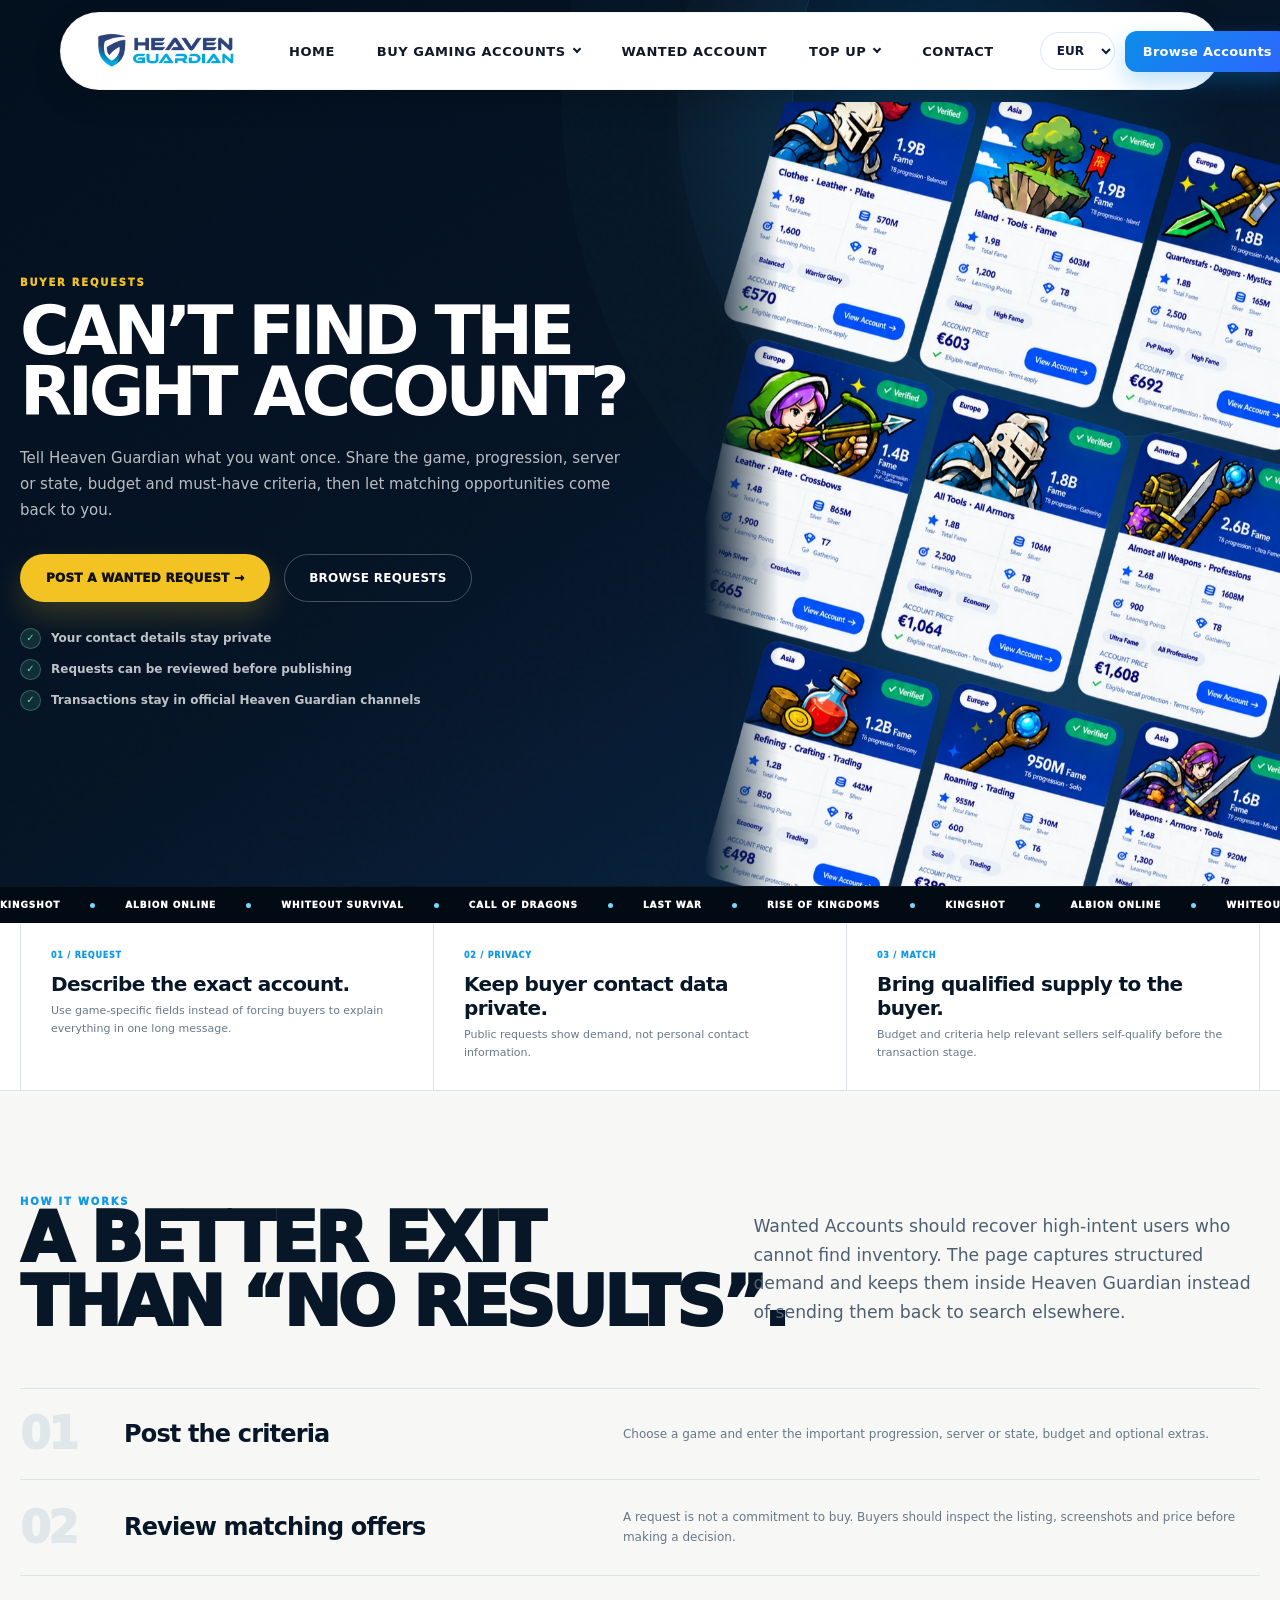
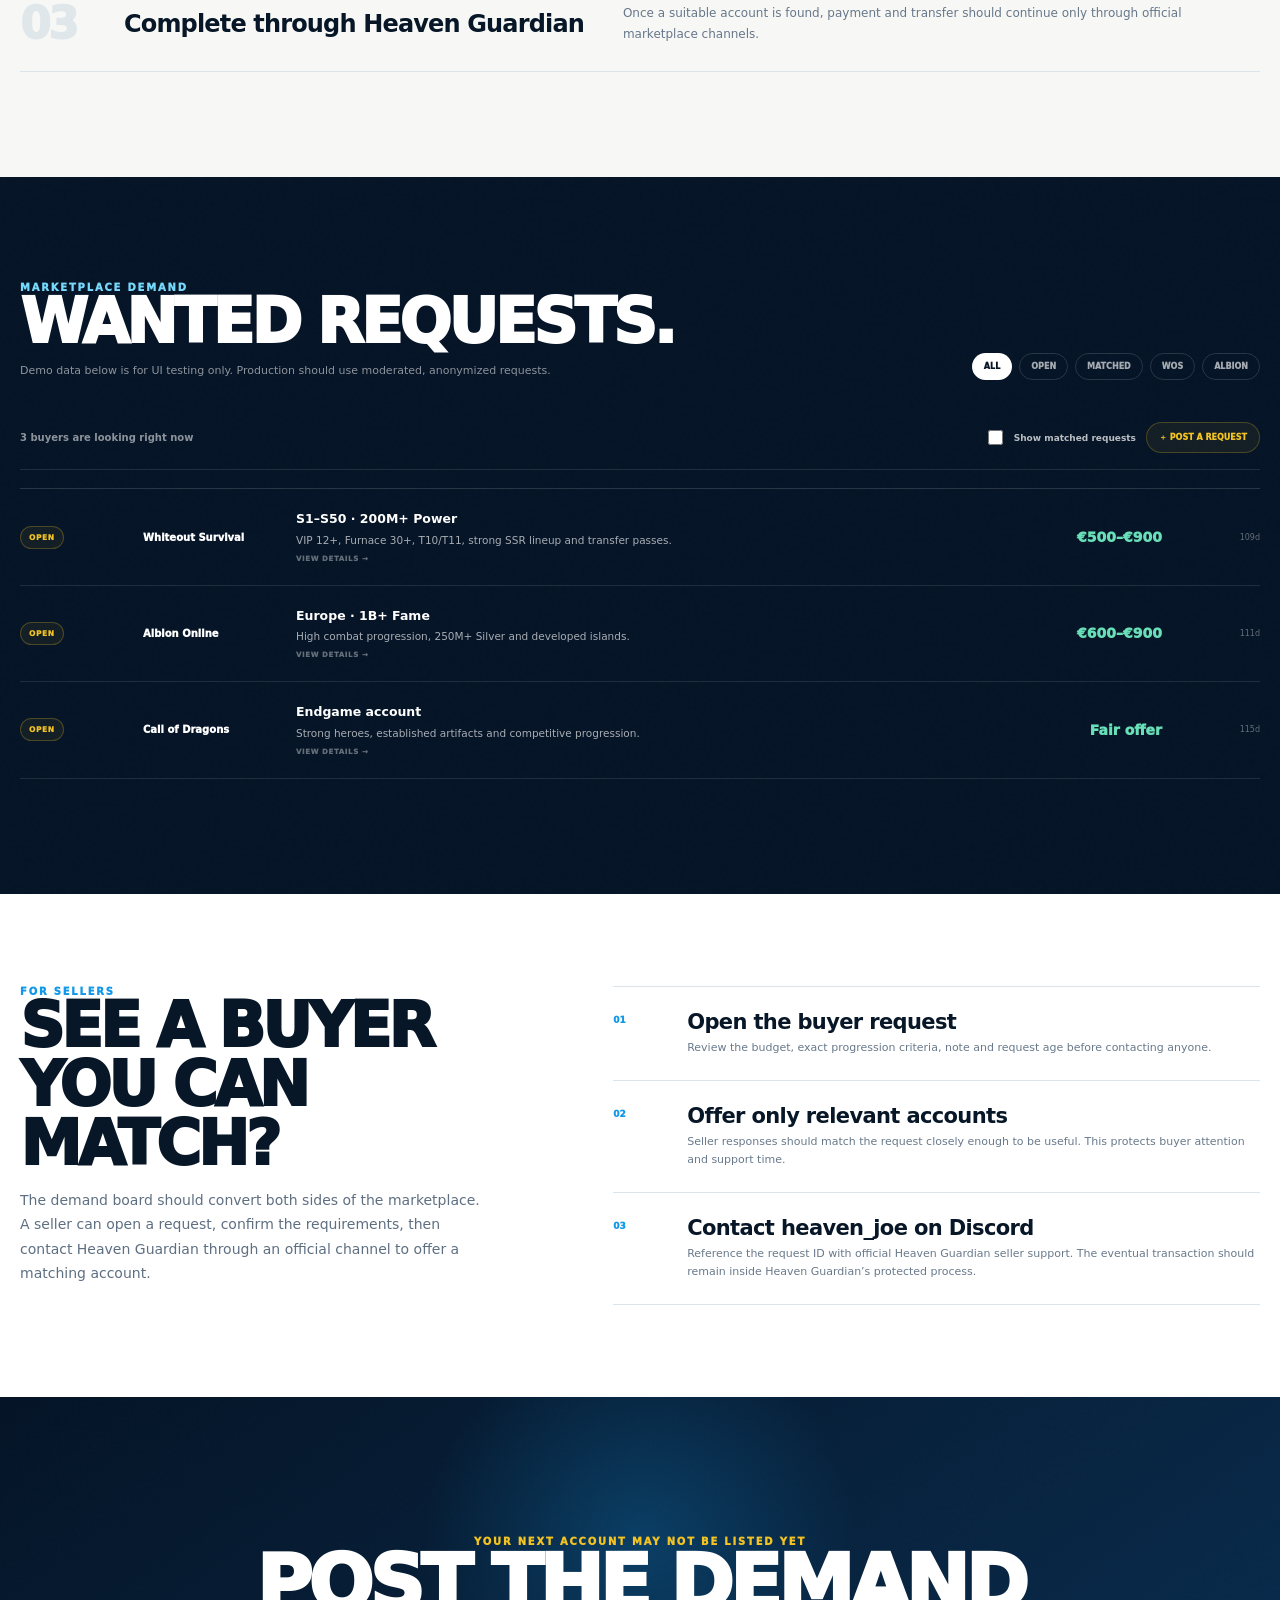
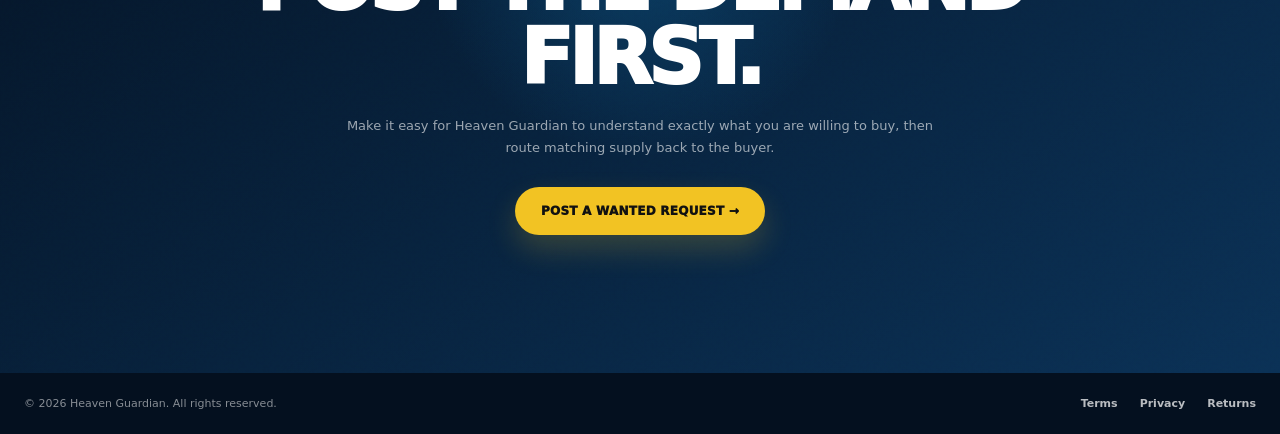
<file: pages/wanted-accounts.html>
<!doctype html>
<html lang="en">
<head>
<meta charset="utf-8">
<meta name="viewport" content="width=device-width,initial-scale=1">
<title>Wanted Accounts — Heaven Guardian</title>
<meta name="description" content="Post the gaming account you want and let Heaven Guardian source matching seller offers.">


<link rel="stylesheet" href="../assets/css/shared/site-header.css">
<link rel="stylesheet" href="../assets/css/shared/site-footer.css">
<link rel="stylesheet" href="../assets/css/pages/wanted-accounts.css">

<script src="../assets/js/shared/site-header.js" defer></script>
<script src="../assets/js/pages/wanted-accounts.js" defer></script>
</head>
<body>

<header class="header" id="siteHeader">
  <div class="container nav" id="nav">
    <a class="logo" href="../index.html" aria-label="Heaven Guardian homepage">
      <img src="../assets/images/brand/heaven-guardian-logo.webp" alt="Heaven Guardian">
    </a>
    <nav class="navlinks" aria-label="Primary navigation">
      <a href="../index.html">HOME</a>
      <div class="has-menu">
        <a class="nav-parent" href="../index.html#games" aria-haspopup="true">BUY GAMING ACCOUNTS<span class="chev" aria-hidden="true"></span></a>
        <button type="button" class="mega-toggle" aria-expanded="false" aria-label="Show game account categories"><span class="chev" aria-hidden="true"></span></button>
        <div class="mega">
          <a href="albion-online-accounts.html">BUY ALBION ONLINE</a>
          <a href="https://heaven-guardian.com/call-of-dragons-account-for-sale/">BUY CALL OF DRAGONS</a>
          <a href="https://heaven-guardian.com/kingshot-account-for-sale/">BUY KINGSHOT</a>
          <a href="https://heaven-guardian.com/last-war-account-for-sale/">BUY LAST WAR</a>
          <a href="https://heaven-guardian.com/rok-accounts-for-sale/">BUY RISE OF KINGDOMS</a>
          <a href="https://heaven-guardian.com/whiteout-survival-accounts/">BUY WHITEOUT SURVIVAL</a>
          <a href="https://heaven-guardian.com/buy-mobile-legends-account/">BUY MOBILE LEGENDS</a>
        </div>
      </div>
      <a href="wanted-accounts.html">WANTED ACCOUNT</a>
      <div class="has-menu">
        <a class="nav-parent" href="https://heaven-guardian.com/top-up/" aria-haspopup="true">TOP UP<span class="chev" aria-hidden="true"></span></a>
        <button type="button" class="mega-toggle" aria-expanded="false" aria-label="Show top up categories"><span class="chev" aria-hidden="true"></span></button>
        <div class="mega mega-plain">
          <a href="https://heaven-guardian.com/kingshot-top-up/">Kingshot Top Up</a>
          <a href="https://heaven-guardian.com/last-war-top-up/">Last War Top Up</a>
          <a href="https://heaven-guardian.com/last-z-top-up/">Last Z Top Up</a>
          <a href="https://heaven-guardian.com/rise-of-kingdoms-top-up/">Rise of Kingdoms Top Up</a>
          <a href="https://heaven-guardian.com/whiteout-survival-top-up/">Whiteout Survival Top Up</a>
        </div>
      </div>
      <a href="https://heaven-guardian.com/contact/">CONTACT</a>
    </nav>
    <div class="nav-actions">
      <select class="currency" aria-label="Currency">
        <option>EUR</option>
        <option>USD</option>
      </select>
      <a class="btn btn-primary track" data-event="header_browse" href="../index.html#featured">Browse Accounts</a>
    </div>
    <button class="menu-btn" id="menuBtn" aria-expanded="false" aria-controls="nav" aria-label="Open navigation menu">☰</button>
  </div>
</header>

<main>
<section class="hero" id="hero">
  <div class="noise"></div>
  <div class="wrap hero-grid">
    <div class="hero-copy">
      <div class="kicker">BUYER REQUESTS</div>
      <h1 class="hero-title">
        <span><b>CAN’T FIND THE</b></span>
        <span><b>RIGHT ACCOUNT?</b></span>
      </h1>
      <p class="hero-sub">
        Tell Heaven Guardian what you want once. Share the game, progression, server or state, budget and must-have criteria, then let matching opportunities come back to you.
      </p>
      <div class="hero-actions">
        <button class="primary js-open">POST A WANTED REQUEST →</button>
        <button class="secondary" id="browseBtn">BROWSE REQUESTS</button>
      </div>
      <div class="hero-trust">
        <span>Your contact details stay private</span>
        <span>Requests can be reviewed before publishing</span>
        <span>Transactions stay in official Heaven Guardian channels</span>
      </div>
    </div>

    <div class="visual">
      <div class="hero-shot">
        <img src="../assets/images/wanted/account-cards-collage.webp"
             alt="Verified gaming account listings showing fame, silver and gear progression"
             width="900" height="1350" decoding="async">
      </div>
    </div>
  </div>
</section>

<div class="ticker reveal" aria-hidden="true">
  <div class="ticker-track">
    <div class="ticker-set"><span>KINGSHOT</span><i></i><span>ALBION ONLINE</span><i></i><span>WHITEOUT SURVIVAL</span><i></i><span>CALL OF DRAGONS</span><i></i><span>LAST WAR</span><i></i><span>RISE OF KINGDOMS</span><i></i></div>
    <div class="ticker-set"><span>KINGSHOT</span><i></i><span>ALBION ONLINE</span><i></i><span>WHITEOUT SURVIVAL</span><i></i><span>CALL OF DRAGONS</span><i></i><span>LAST WAR</span><i></i><span>RISE OF KINGDOMS</span><i></i></div>
  </div>
</div>

<section class="value-strip">
  <div class="wrap value-grid">
    <article class="value-item reveal"><div class="n">01 / REQUEST</div><h3>Describe the exact account.</h3><p>Use game-specific fields instead of forcing buyers to explain everything in one long message.</p></article>
    <article class="value-item reveal"><div class="n">02 / PRIVACY</div><h3>Keep buyer contact data private.</h3><p>Public requests show demand, not personal contact information.</p></article>
    <article class="value-item reveal"><div class="n">03 / MATCH</div><h3>Bring qualified supply to the buyer.</h3><p>Budget and criteria help relevant sellers self-qualify before the transaction stage.</p></article>
  </div>
</section>

<section class="how">
  <div class="wrap">
    <div class="how-head reveal">
      <div><div class="kicker" style="color:var(--blue)">HOW IT WORKS</div><h2 class="section-title">A BETTER EXIT<br><span>THAN “NO RESULTS”.</span></h2></div>
      <p>Wanted Accounts should recover high-intent users who cannot find inventory. The page captures structured demand and keeps them inside Heaven Guardian instead of sending them back to search elsewhere.</p>
    </div>
    <div class="process">
      <article class="process-row reveal"><div class="n">01</div><h3>Post the criteria</h3><p>Choose a game and enter the important progression, server or state, budget and optional extras.</p></article>
      <article class="process-row reveal"><div class="n">02</div><h3>Review matching offers</h3><p>A request is not a commitment to buy. Buyers should inspect the listing, screenshots and price before making a decision.</p></article>
      <article class="process-row reveal"><div class="n">03</div><h3>Complete through Heaven Guardian</h3><p>Once a suitable account is found, payment and transfer should continue only through official marketplace channels.</p></article>
    </div>
  </div>
</section>

<section class="board" id="board">
  <div class="noise"></div>
  <div class="wrap">
    <div class="board-head reveal">
      <div><div class="kicker" style="color:var(--cyan)">MARKETPLACE DEMAND</div><h2 class="section-title">WANTED REQUESTS.</h2><p>Demo data below is for UI testing only. Production should use moderated, anonymized requests.</p></div>
      <div class="filters"><button class="filter active" data-filter="all">ALL</button><button class="filter" data-filter="open">OPEN</button><button class="filter" data-filter="matched">MATCHED</button><button class="filter" data-filter="Whiteout Survival">WOS</button><button class="filter" data-filter="Albion Online">ALBION</button></div>
    </div>

    <div class="board-toolbar reveal">
      <div class="board-toolbar-left"><span id="liveCount" aria-live="polite"></span></div>
      <div class="board-toolbar-right">
        <label class="sold-toggle"><input type="checkbox" id="showSold"> Show matched requests</label>
        <button class="board-post js-open">＋ POST A REQUEST</button>
      </div>
    </div>
    <div class="request-list">
      <!-- Rendered from structured wantedRequests data below. -->
    </div>
  </div>
</section>

<section class="seller-path">
      <div class="wrap seller-path-grid">
        <div class="seller-path-copy reveal">
          <div class="kicker" style="color:var(--blue)">FOR SELLERS</div>
          <h2 class="section-title">SEE A BUYER YOU CAN MATCH?</h2>
          <p class="copy">The demand board should convert both sides of the marketplace. A seller can open a request, confirm the requirements, then contact Heaven Guardian through an official channel to offer a matching account.</p>
        </div>
        <div class="seller-steps">
          <article class="seller-step reveal"><div class="n">01</div><div><h3>Open the buyer request</h3><p>Review the budget, exact progression criteria, note and request age before contacting anyone.</p></div></article>
          <article class="seller-step reveal"><div class="n">02</div><div><h3>Offer only relevant accounts</h3><p>Seller responses should match the request closely enough to be useful. This protects buyer attention and support time.</p></div></article>
          <article class="seller-step reveal"><div class="n">03</div><div><h3>Contact heaven_joe on Discord</h3><p>Reference the request ID with official Heaven Guardian seller support. The eventual transaction should remain inside Heaven Guardian’s protected process.</p></div></article>
        </div>
      </div>
    </section>

    <section class="final" id="final">
  <div class="noise"></div>
  <div class="final-content reveal">
    <div class="kicker">YOUR NEXT ACCOUNT MAY NOT BE LISTED YET</div>
    <h2 class="section-title">POST THE DEMAND FIRST.</h2>
    <p>Make it easy for Heaven Guardian to understand exactly what you are willing to buy, then route matching supply back to the buyer.</p>
    <div class="final-actions"><button class="primary js-open">POST A WANTED REQUEST →</button></div>
  </div>
</section>
</main>

<div class="backdrop" id="backdrop"></div>
<section class="modal" id="modal" aria-hidden="true" aria-label="New wanted account request">
  <div class="form-hero" id="formHero">
    <img class="form-hero-bg" id="formHeroBg" src="../assets/images/wanted/whiteout-survival-request-banner.jpg" alt="" aria-hidden="true">
    <img class="form-hero-main" id="formHeroImg" src="../assets/images/wanted/whiteout-survival-request-banner.jpg" alt="Whiteout Survival heroes" width="1400" height="468">
    <button class="close" id="closeBtn" aria-label="Close">&#10005;</button>
    <div class="form-hero-copy">
      <div class="form-hero-head">
        <span class="form-title-icon" aria-hidden="true">
          <svg viewBox="0 0 24 24" fill="none" stroke="currentColor" stroke-width="2" stroke-linecap="round" stroke-linejoin="round">
            <path d="M9 4h6v2H9z"/><path d="M9 5H7a2 2 0 0 0-2 2v12a2 2 0 0 0 2 2h10a2 2 0 0 0 2-2V7a2 2 0 0 0-2-2h-2"/><path d="M9 12h6M9 16h4"/>
          </svg>
        </span>
        <h2>New Request</h2>
      </div>
      <p>Describe the account you&rsquo;re looking for &mdash; it goes live on the board once approved.</p>
    </div>
  </div>

  <div class="form-body">
    <div id="formState">
      <form id="wantedForm" novalidate>
        <div class="form-grid">
          <div class="field full is-category">
            <label for="categoryBtn">Category</label>
            <div class="ctrl is-select" id="categoryCtrl">
              <select class="cat-native" id="category" name="category" tabindex="-1" aria-hidden="true" required>
                <option>Whiteout Survival</option>
                <option>Kingshot</option>
                <option>Albion Online</option>
                <option>Call of Dragons</option>
                <option>Last War</option>
                <option>Rise of Kingdoms</option>
              </select>
              <button class="cat-trigger" id="categoryBtn" type="button" aria-haspopup="listbox" aria-expanded="false" aria-controls="categoryMenu">
                <img class="cat-logo" id="categoryLogo" src="../assets/images/games/artwork/whiteout-survival-characters.png" alt="" width="60" height="42">
                <span id="categoryName">Whiteout Survival</span>
              </button>
              <svg class="ctrl-chevron" viewBox="0 0 24 24" fill="none" stroke="currentColor" stroke-width="2.4" stroke-linecap="round" stroke-linejoin="round" aria-hidden="true"><path d="m6 9 6 6 6-6"/></svg>
              <div class="cat-menu" id="categoryMenu" role="listbox" aria-label="Choose a game">
                <button class="cat-opt" type="button" role="option" data-value="Whiteout Survival" aria-selected="true"><img src="../assets/images/games/artwork/whiteout-survival-characters.png" alt="" width="60" height="42"><span>Whiteout Survival</span></button>
                <button class="cat-opt" type="button" role="option" data-value="Kingshot" aria-selected="false"><img src="../assets/images/games/artwork/kingshot-characters.png" alt="" width="60" height="42"><span>Kingshot</span></button>
                <button class="cat-opt" type="button" role="option" data-value="Albion Online" aria-selected="false"><img src="../assets/images/games/artwork/albion-online-characters.png" alt="" width="60" height="42"><span>Albion Online</span></button>
                <button class="cat-opt" type="button" role="option" data-value="Call of Dragons" aria-selected="false"><img src="../assets/images/games/artwork/call-of-dragons-characters.png" alt="" width="60" height="42"><span>Call of Dragons</span></button>
                <button class="cat-opt" type="button" role="option" data-value="Last War" aria-selected="false"><img src="../assets/images/games/artwork/last-war-survival-characters.png" alt="" width="60" height="42"><span>Last War</span></button>
                <button class="cat-opt" type="button" role="option" data-value="Rise of Kingdoms" aria-selected="false"><img src="../assets/images/games/artwork/rise-of-kingdoms-characters.png" alt="" width="60" height="42"><span>Rise of Kingdoms</span></button>
              </div>
            </div>
          </div>

          <div class="field">
            <label id="l1" for="f1">Range State / Group</label>
            <div class="ctrl"><input id="f1" placeholder="e.g. Group 1 or S1-S50" autocomplete="off"></div>
          </div>
          <div class="field">
            <label id="l2" for="f2">Power</label>
            <div class="ctrl"><input id="f2" placeholder="e.g. 200M+" autocomplete="off"></div>
          </div>
          <div class="field">
            <label id="l3" for="f3">VIP</label>
            <div class="ctrl"><input id="f3" placeholder="e.g. VIP 12+" autocomplete="off"></div>
          </div>
          <div class="field">
            <label id="l4" for="f4">Furnace</label>
            <div class="ctrl"><input id="f4" placeholder="e.g. Furnace 30+" autocomplete="off"></div>
          </div>
          <div class="field">
            <label id="l5" for="f5">Troops Level</label>
            <div class="ctrl"><input id="f5" placeholder="e.g. T10 / T11" autocomplete="off"></div>
          </div>
          <div class="field">
            <label id="l6" for="f6">SSR Heroes, Max</label>
            <div class="ctrl"><input id="f6" placeholder="e.g. 8 max" autocomplete="off"></div>
          </div>
          <div class="field">
            <label id="l7" for="f7">Gems</label>
            <div class="ctrl"><input id="f7" placeholder="e.g. 300K+" autocomplete="off"></div>
          </div>
          <div class="field">
            <label id="l8" for="f8">Transfer Pass</label>
            <div class="ctrl"><input id="f8" placeholder="e.g. 20" autocomplete="off"></div>
          </div>

          <div class="option-box" id="optionBox">
            <div class="option-title" id="optionTitle">Skins</div>
            <div class="checks">
              <label><input type="checkbox" name="extra" value="Hot Offers"><span class="emo" aria-hidden="true">&#127873;</span><span>Hot Offers</span></label>
              <label><input type="checkbox" name="extra" value="Globe Skin"><span class="emo" aria-hidden="true">&#127760;</span><span>Globe Skin</span></label>
              <label><input type="checkbox" name="extra" value="Meteor Skin"><span class="emo" aria-hidden="true">&#9732;&#65039;</span><span>Meteor Skin</span></label>
            </div>
          </div>

          <div class="field full">
            <label for="note">Note</label>
            <div class="ctrl"><textarea id="note" placeholder="Any other details..."></textarea></div>
          </div>
        </div>

        <div class="form-error" id="formError">Add at least one requirement or a note before submitting.</div>
        <button class="submit" type="submit">
          <svg viewBox="0 0 24 24" fill="none" stroke="currentColor" stroke-width="2" stroke-linecap="round" stroke-linejoin="round" aria-hidden="true"><path d="M3 6h18v12H3z"/><path d="m3 7 9 6 9-6"/></svg>
          Submit Request
        </button>
      </form>
    </div>

    <div class="success" id="success">
      <div class="success-mark">✓</div>
      <h3>Request received.</h3>
      <p>In production, Heaven Guardian can review the criteria, publish an anonymized request, and route matching seller interest through official channels.</p>
      <span class="request-id" id="requestId">HG-WANTED-0000</span>
      <button class="submit" id="doneBtn" type="button">DONE</button>
    </div>
  </div>
</section>


<section class="detail-modal" id="detailModal" role="dialog" aria-modal="true" aria-hidden="true" aria-labelledby="detailTitle" tabindex="-1">
  <div class="detail-drag" aria-hidden="true"></div>
  <div class="detail-head">
    <button class="close" id="detailClose" aria-label="Close request details">×</button>
    <span class="detail-status" id="detailStatus">Open request</span>
    <h3 class="detail-title" id="detailTitle">Wanted request</h3>
    <div class="detail-id" id="detailId">HG-WR-0000</div>
  </div>
  <div class="detail-scroll">
    <div class="detail-body">
      <div class="detail-game"><span>Game</span><strong id="detailGame">Gaming account</strong></div>
      <div class="detail-budget"><span>Budget</span><strong id="detailBudget">€0–€0</strong></div>
      <div class="detail-label">Wanted criteria</div>
      <div class="detail-criteria" id="detailCriteria"></div>
      <div class="detail-label">Note</div>
      <div class="detail-note" id="detailNote"></div>
      <div class="detail-meta"><span>Posted</span><strong id="detailPosted">Recently</strong></div>
      <div class="protected">
        <svg viewBox="0 0 24 24" fill="none" aria-hidden="true"><path d="M12 3l7 3v5c0 4.6-2.9 8.1-7 10-4.1-1.9-7-5.4-7-10V6l7-3Z" stroke-width="1.8"/><path d="m9 12 2 2 4-4" stroke-width="1.8"/></svg>
        <div><strong>Heaven Guardian Protected Process</strong><span>Seller and buyer should complete the transaction only through official Heaven Guardian support and checkout channels.</span></div>
      </div>
      <div class="matched-message" id="matchedMessage"><strong>THIS REQUEST HAS BEEN MATCHED</strong><span>A matching account has already been found.</span></div>
    </div>
  </div>
  <div class="detail-footer">
    <button class="seller-cta" id="sellerCta">I HAVE A MATCHING ACCOUNT →</button>
    <p class="seller-microcopy">Your account details can be reviewed before they are presented to the buyer.</p>
    <a class="sold-account-link" id="matchedProductLink" target="_blank" rel="noopener noreferrer">VIEW MATCHED ACCOUNT →</a>
  </div>
</section>

<section class="contact-modal" id="contactModal" role="dialog" aria-modal="true" aria-hidden="true" aria-labelledby="contactTitle" tabindex="-1">
  <div class="contact-drag"></div>
  <div class="contact-head">
    <button class="close" id="contactClose" aria-label="Close Discord contact panel">×</button>
    <div class="contact-kicker">Contact Heaven Guardian</div>
    <h3 id="contactTitle">Seller support on Discord</h3>
    <p class="contact-request">Possible match for <strong id="contactRequestId">HG-WR-0000</strong></p>
  </div>
  <div class="discord-card">
    <span class="discord-icon" aria-hidden="true"><svg viewBox="0 0 24 24"><path d="M19.5 5.3A16.3 16.3 0 0 0 15.4 4l-.5 1.1a15.2 15.2 0 0 0-5.8 0L8.6 4a16.4 16.4 0 0 0-4.1 1.3C1.9 9.2 1.2 13 1.5 16.8a16.7 16.7 0 0 0 5 2.5l1.2-1.7a10.7 10.7 0 0 1-1.9-.9l.5-.4c3.7 1.7 7.7 1.7 11.4 0l.5.4c-.6.4-1.3.7-1.9.9l1.2 1.7a16.7 16.7 0 0 0 5-2.5c.4-4.4-.7-8.2-3-11.5ZM8.6 14.5c-1.1 0-2-1-2-2.2s.9-2.2 2-2.2 2 1 2 2.2-.9 2.2-2 2.2Zm6.8 0c-1.1 0-2-1-2-2.2s.9-2.2 2-2.2 2 1 2 2.2-.9 2.2-2 2.2Z"/></svg></span>
    <div><small>Discord</small><strong>heaven_joe</strong><span>Official seller support for this request</span></div>
  </div>
  <div class="contact-actions">
    <button class="copy-message" id="copyRequestMessage">COPY REQUEST MESSAGE</button>
    <div class="copy-feedback" id="copyFeedback" role="status" aria-live="polite">✓ Request message copied</div>
    <a class="discord-open" id="openDiscord" href="https://discord.com/users/1486232824813064193" target="_blank" rel="noopener noreferrer">OPEN DISCORD →</a>
    <button class="contact-cancel" id="contactCancel">Cancel</button>
  </div>
</section>

<div class="mobile-cta" id="mobileCta">
  <small>Can’t find the right account?</small>
  <button class="primary js-open">POST REQUEST</button>
</div>



<footer class="site-footer">
  <div class="container">
    <div class="site-footer-bottom">
      <span>&copy; 2026 Heaven Guardian. All rights reserved.</span>
      <div class="site-footer-legal">
        <a href="legal/terms-and-conditions.html">Terms</a>
        <a href="legal/privacy-policy.html">Privacy</a>
        <a href="legal/return-policy.html">Returns</a>
      </div>
    </div>
  </div>
</footer>
</body>
</html>
</file>
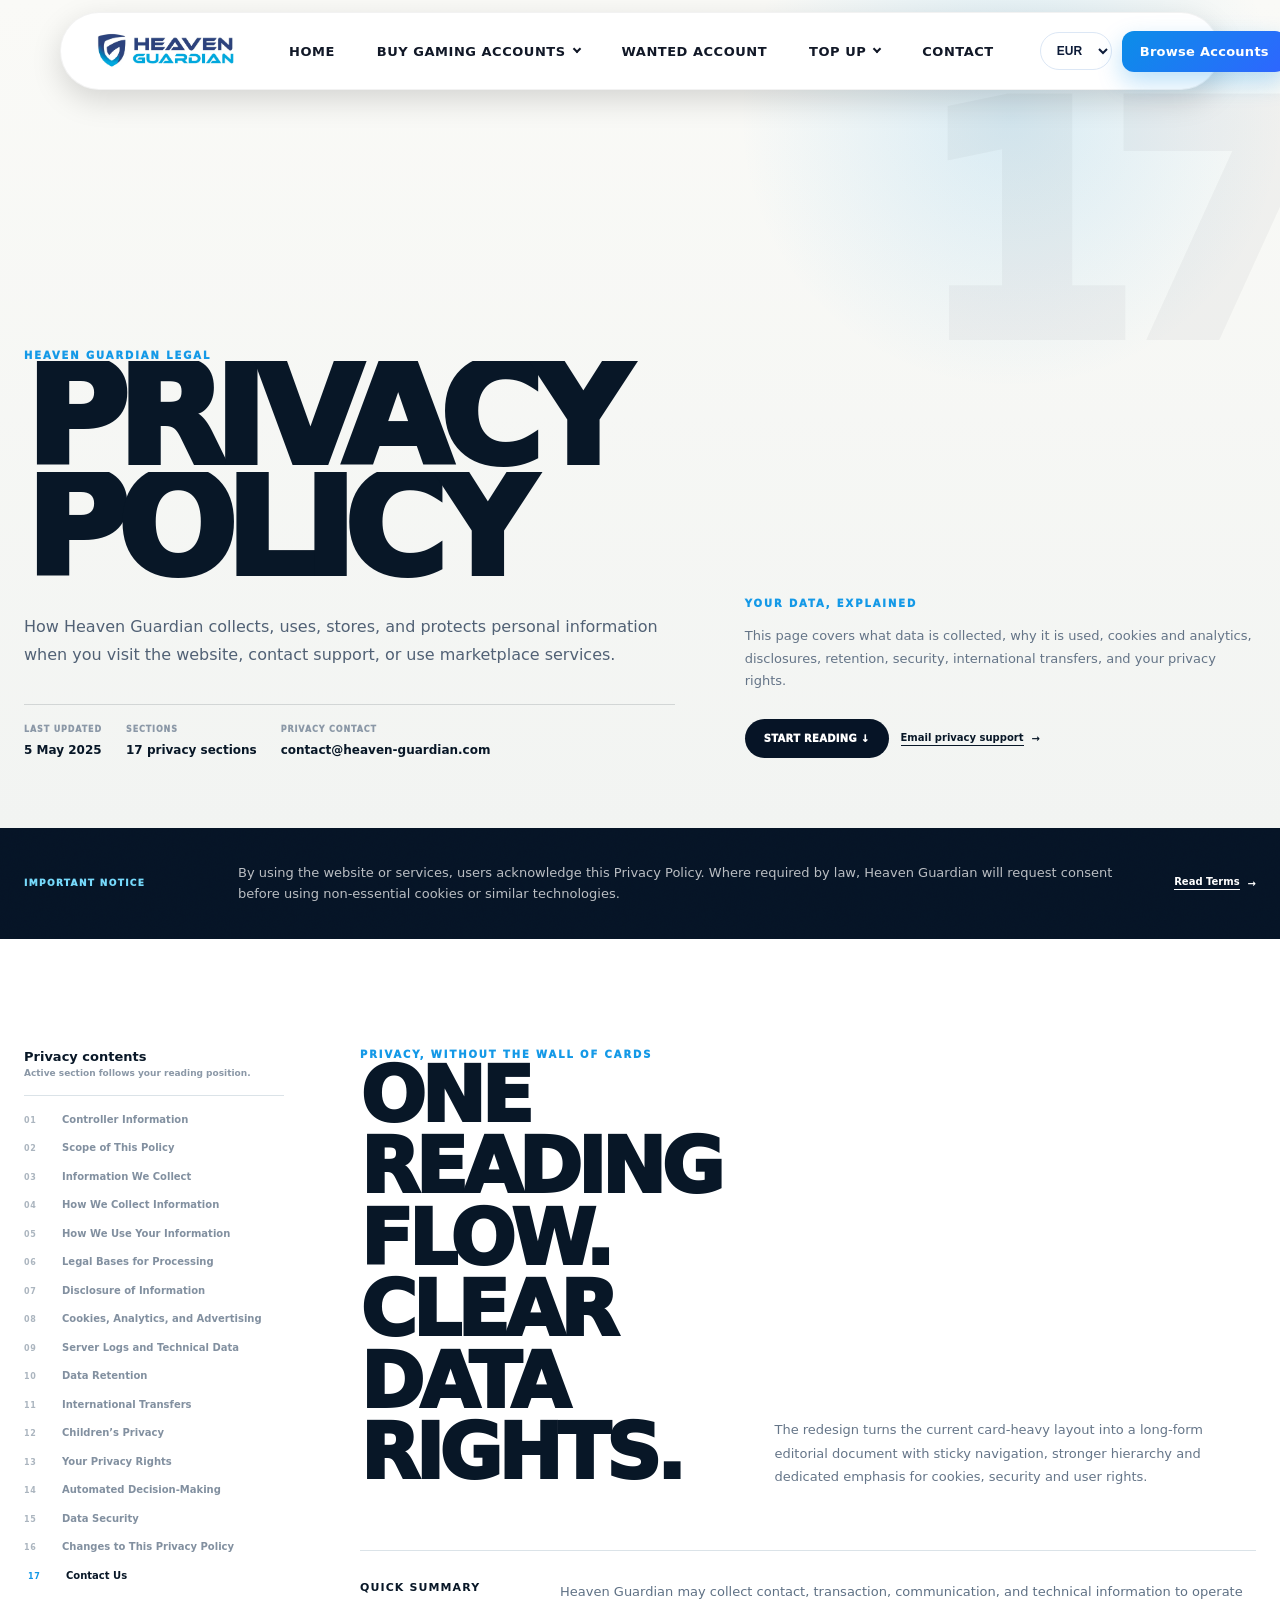
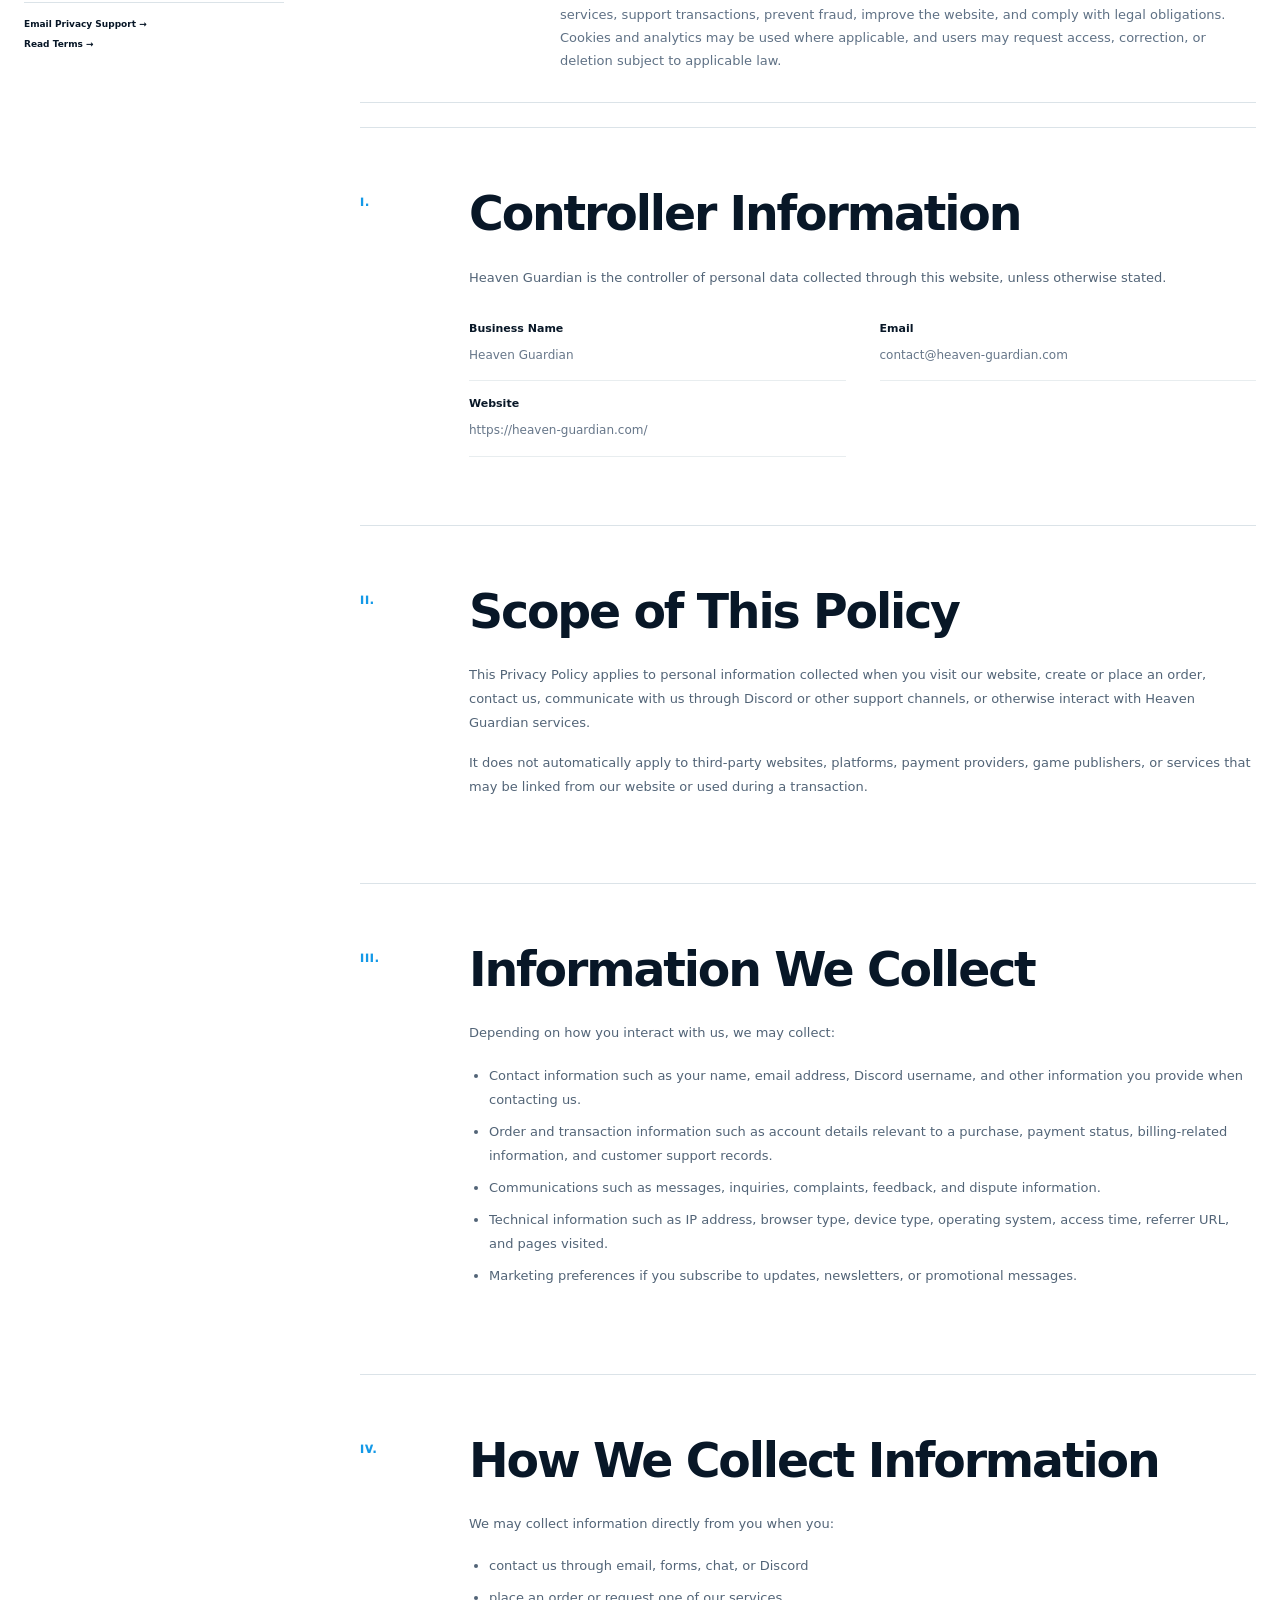
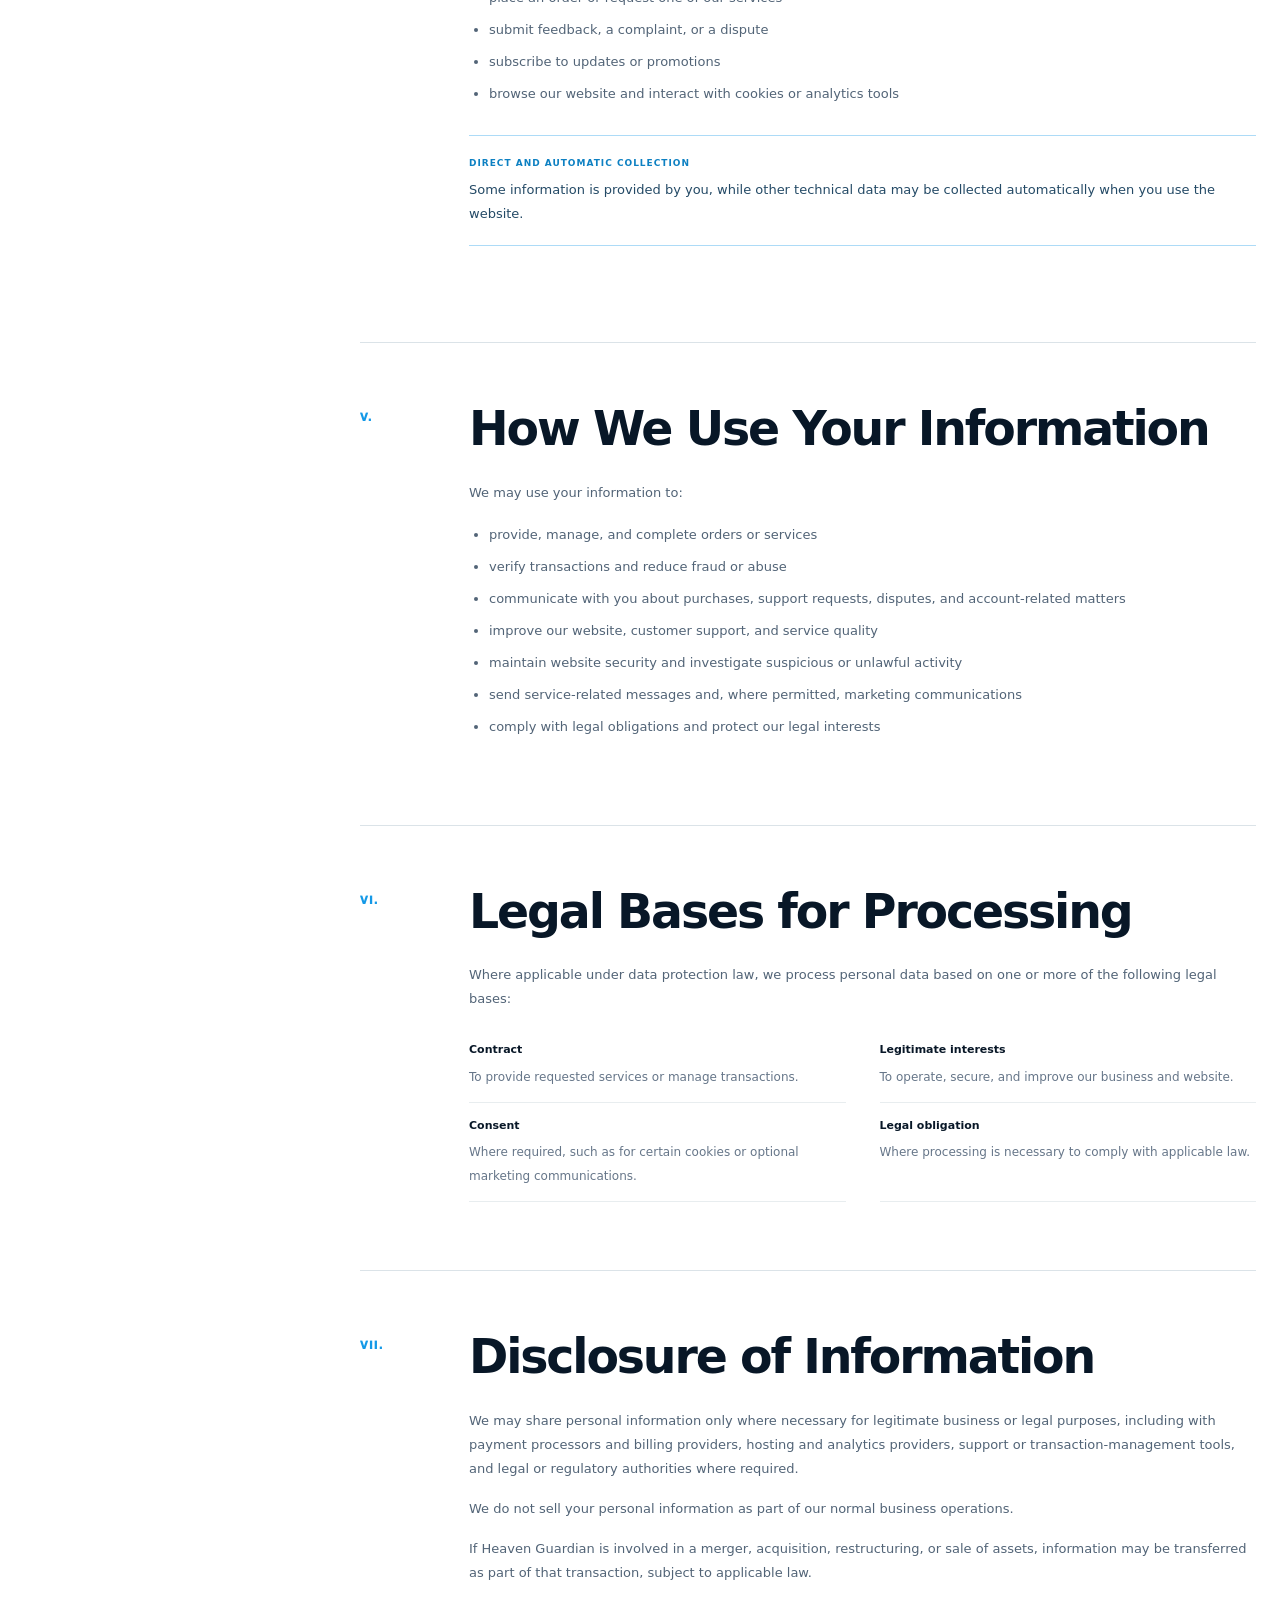
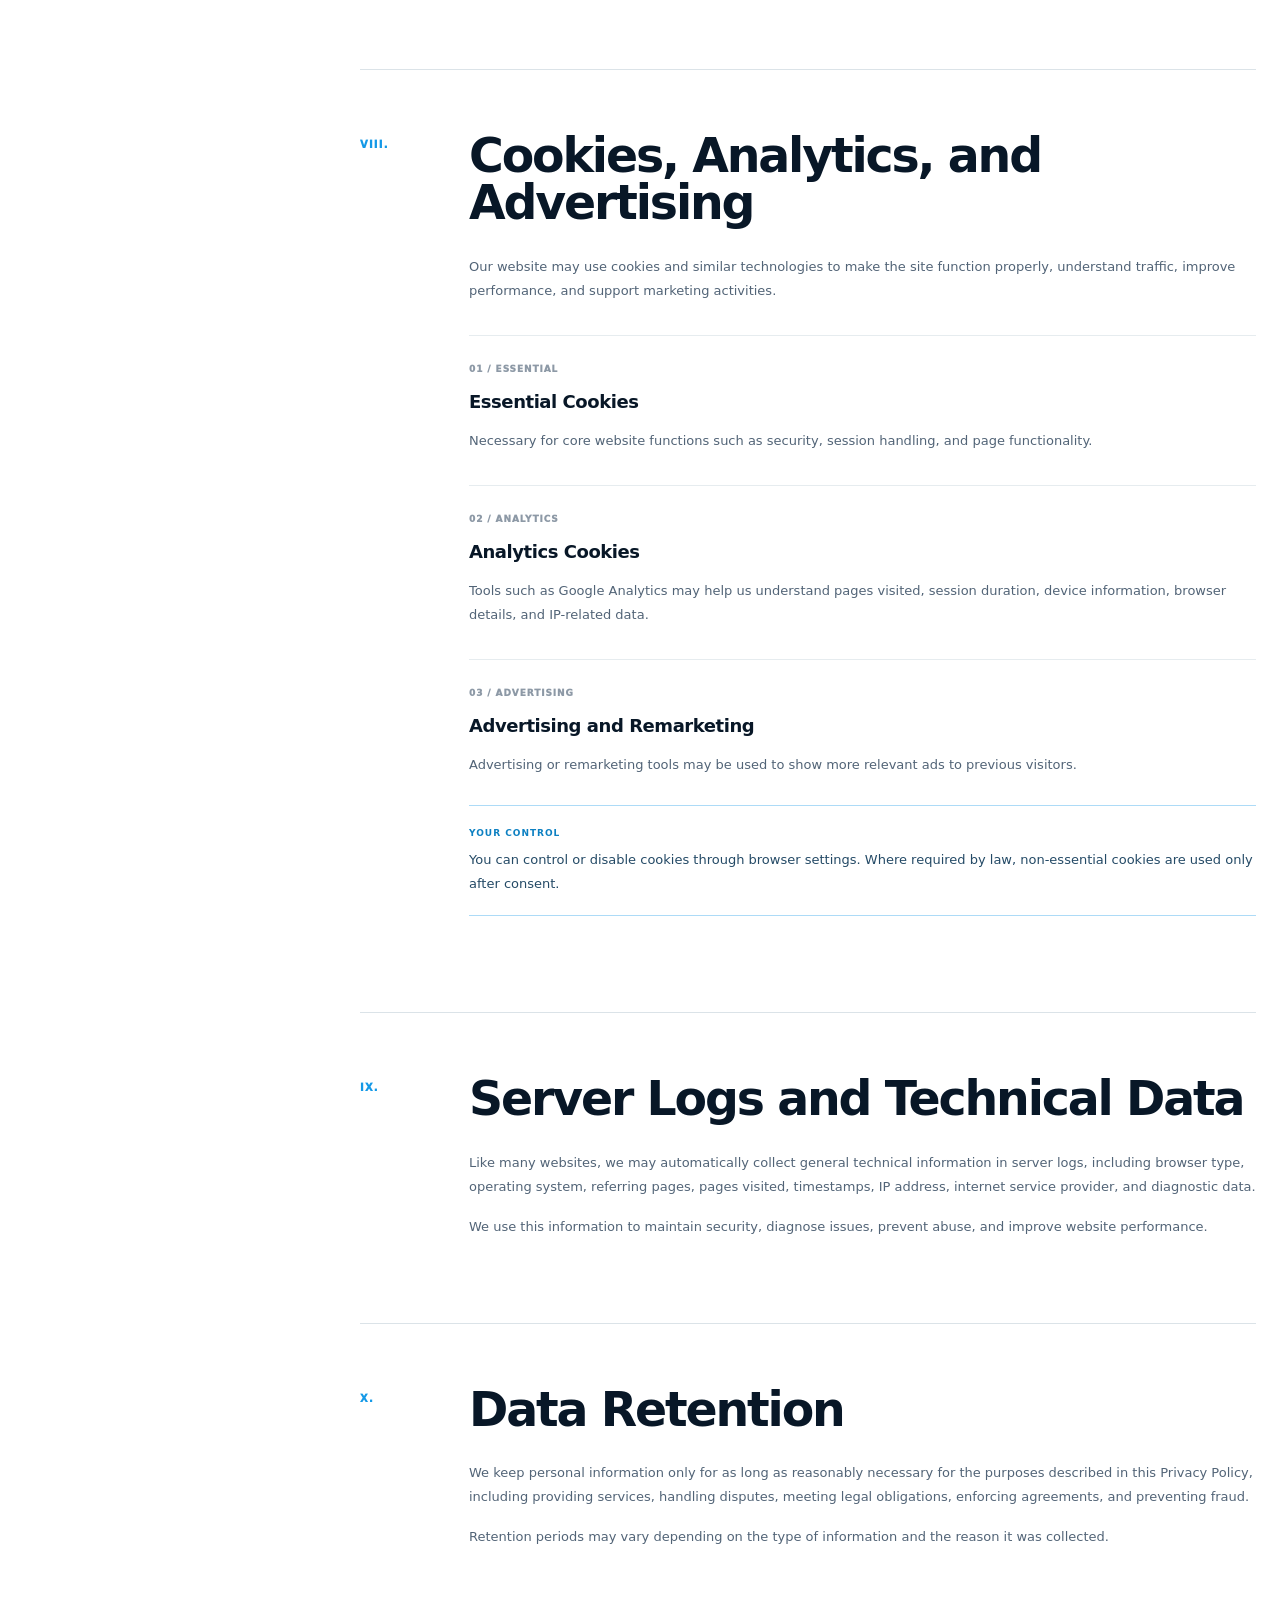
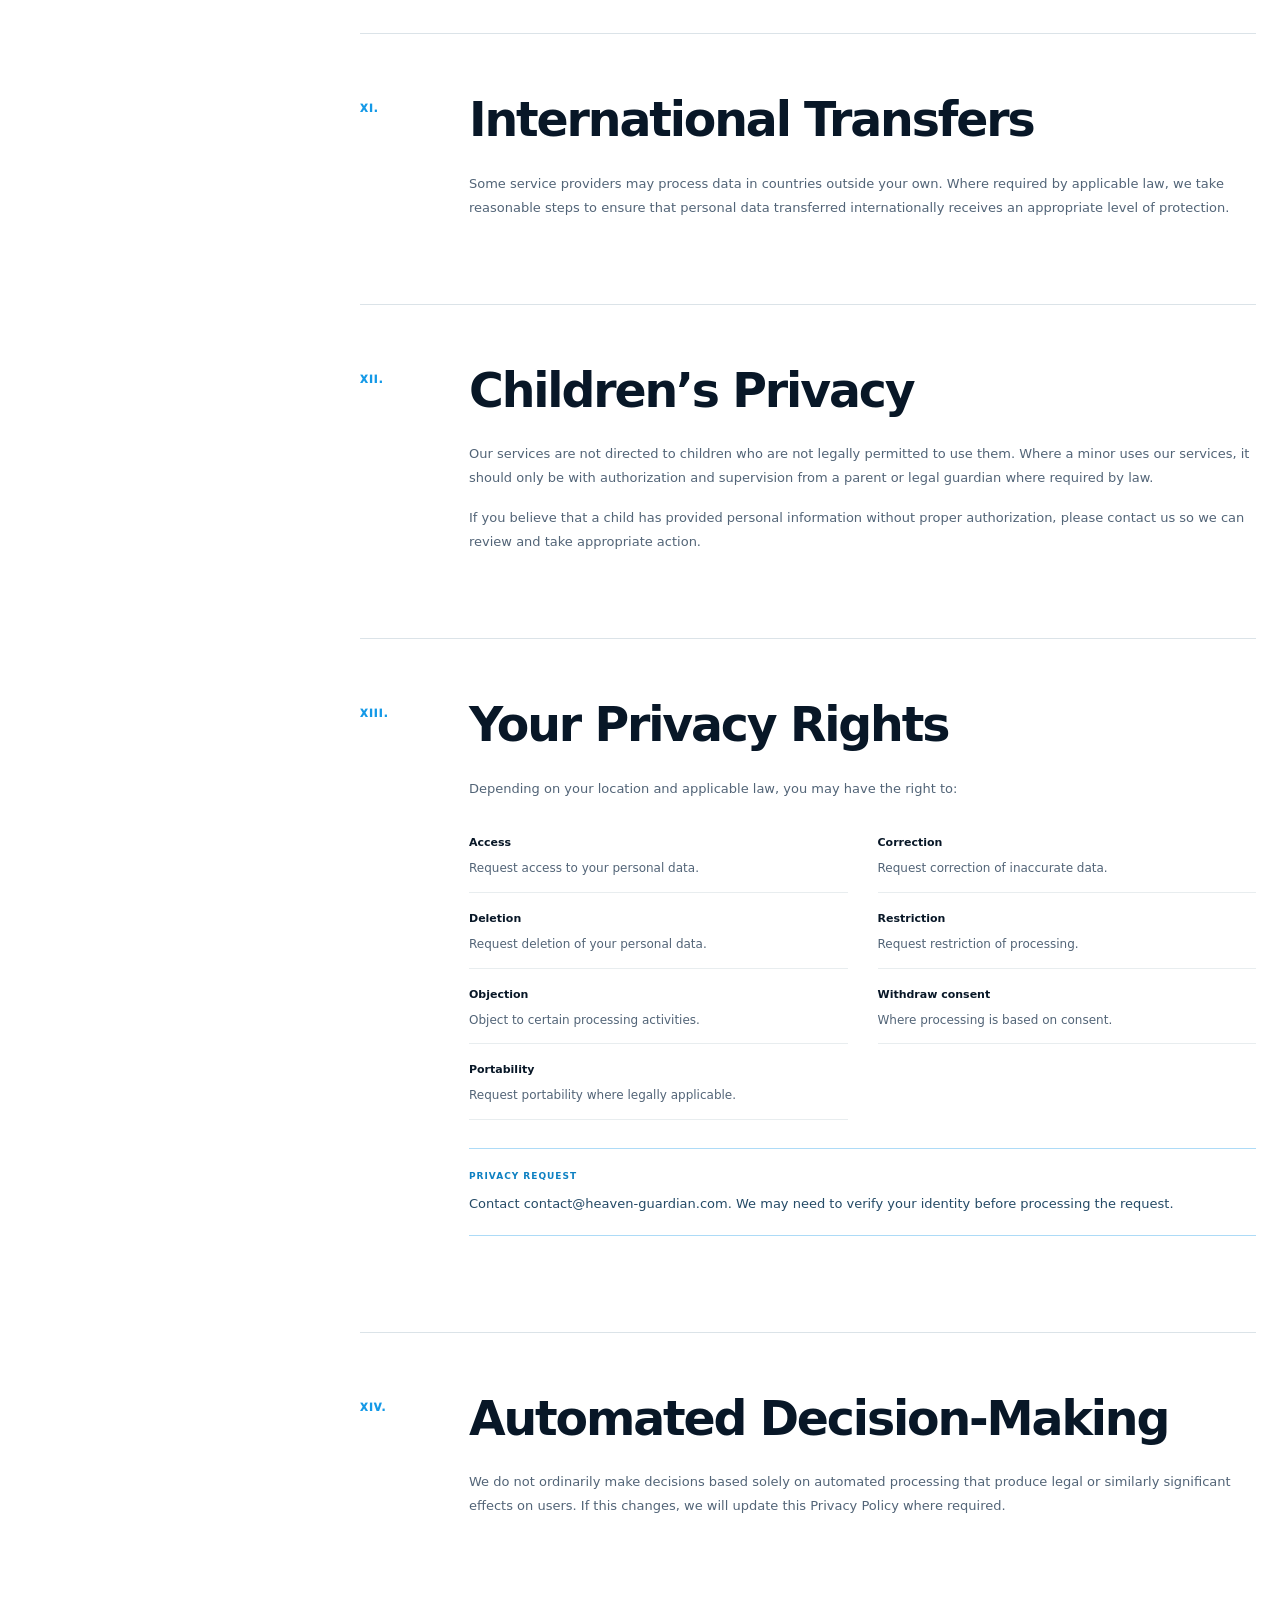
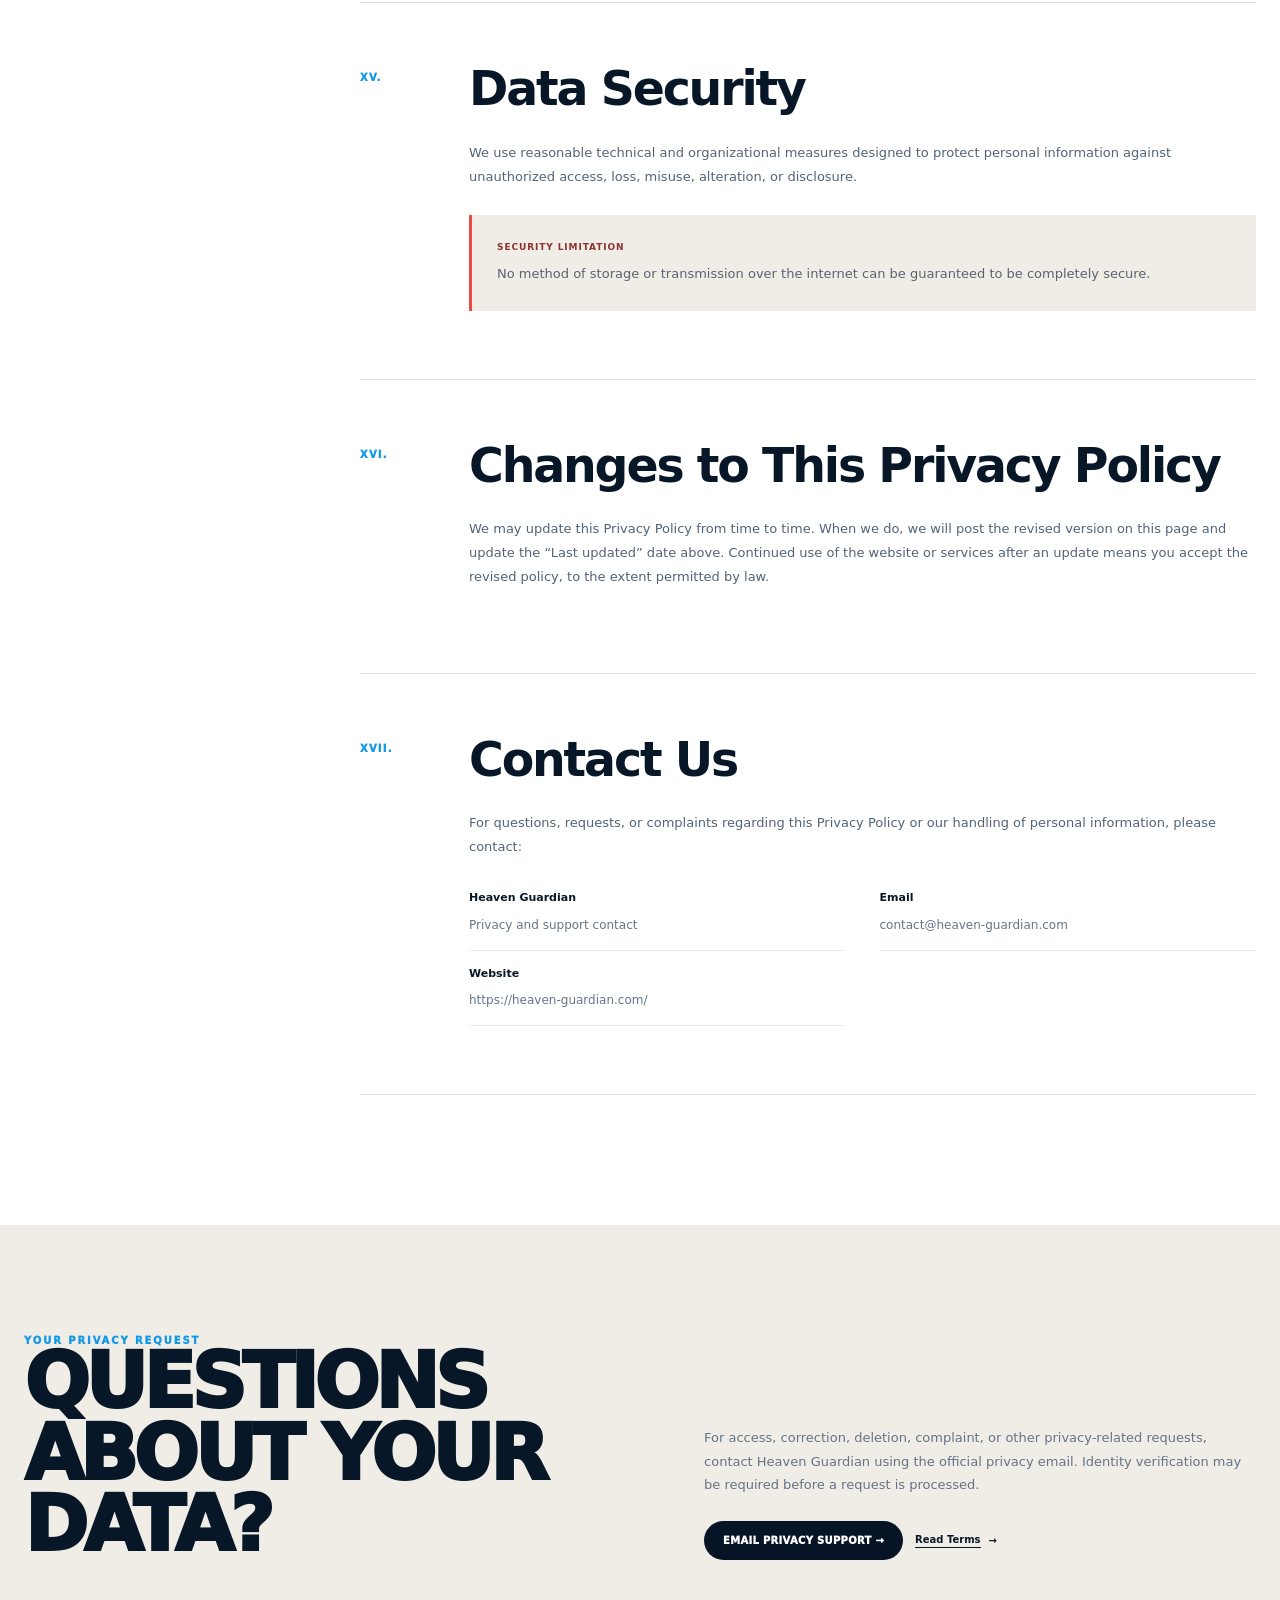
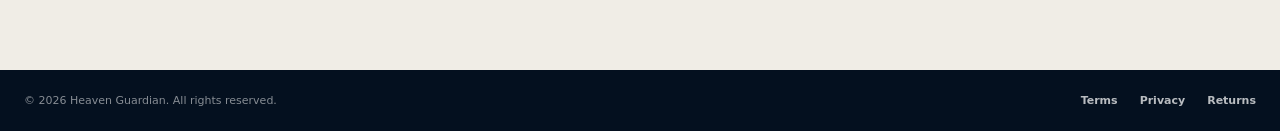
<file: pages/legal/privacy-policy.html>
<!doctype html><html lang="en"><head><meta charset="utf-8"><meta name="viewport" content="width=device-width,initial-scale=1"><title>Privacy Policy — Heaven Guardian</title><meta name="description" content="Heaven Guardian Privacy Policy.">
<link rel="stylesheet" href="../../assets/css/pages/legal-pages.css">
<link rel="stylesheet" href="../../assets/css/shared/site-header.css">
<link rel="stylesheet" href="../../assets/css/shared/site-footer.css">

<script src="../../assets/js/shared/site-header.js" defer></script>
<script src="../../assets/js/pages/legal-pages.js" defer></script>
</head><body>
<div class="read-progress" id="readProgress"></div>
<header class="header" id="siteHeader">
  <div class="container nav" id="nav">
    <a class="logo" href="../../index.html" aria-label="Heaven Guardian homepage">
      <img src="../../assets/images/brand/heaven-guardian-logo.webp" alt="Heaven Guardian">
    </a>
    <nav class="navlinks" aria-label="Primary navigation">
      <a href="../../index.html">HOME</a>
      <div class="has-menu">
        <a class="nav-parent" href="../../index.html#games" aria-haspopup="true">BUY GAMING ACCOUNTS<span class="chev" aria-hidden="true"></span></a>
        <button type="button" class="mega-toggle" aria-expanded="false" aria-label="Show game account categories"><span class="chev" aria-hidden="true"></span></button>
        <div class="mega">
          <a href="../albion-online-accounts.html">BUY ALBION ONLINE</a>
          <a href="https://heaven-guardian.com/call-of-dragons-account-for-sale/">BUY CALL OF DRAGONS</a>
          <a href="https://heaven-guardian.com/kingshot-account-for-sale/">BUY KINGSHOT</a>
          <a href="https://heaven-guardian.com/last-war-account-for-sale/">BUY LAST WAR</a>
          <a href="https://heaven-guardian.com/rok-accounts-for-sale/">BUY RISE OF KINGDOMS</a>
          <a href="https://heaven-guardian.com/whiteout-survival-accounts/">BUY WHITEOUT SURVIVAL</a>
          <a href="https://heaven-guardian.com/buy-mobile-legends-account/">BUY MOBILE LEGENDS</a>
        </div>
      </div>
      <a href="../wanted-accounts.html">WANTED ACCOUNT</a>
      <div class="has-menu">
        <a class="nav-parent" href="https://heaven-guardian.com/top-up/" aria-haspopup="true">TOP UP<span class="chev" aria-hidden="true"></span></a>
        <button type="button" class="mega-toggle" aria-expanded="false" aria-label="Show top up categories"><span class="chev" aria-hidden="true"></span></button>
        <div class="mega mega-plain">
          <a href="https://heaven-guardian.com/kingshot-top-up/">Kingshot Top Up</a>
          <a href="https://heaven-guardian.com/last-war-top-up/">Last War Top Up</a>
          <a href="https://heaven-guardian.com/last-z-top-up/">Last Z Top Up</a>
          <a href="https://heaven-guardian.com/rise-of-kingdoms-top-up/">Rise of Kingdoms Top Up</a>
          <a href="https://heaven-guardian.com/whiteout-survival-top-up/">Whiteout Survival Top Up</a>
        </div>
      </div>
      <a href="https://heaven-guardian.com/contact/">CONTACT</a>
    </nav>
    <div class="nav-actions">
      <select class="currency" aria-label="Currency">
        <option>EUR</option>
        <option>USD</option>
      </select>
      <a class="btn btn-primary track" data-event="header_browse" href="../../index.html#featured">Browse Accounts</a>
    </div>
    <button class="menu-btn" id="menuBtn" aria-expanded="false" aria-controls="nav" aria-label="Open navigation menu">☰</button>
  </div>
</header>

<main>
<section class="hero" id="top"><div class="noise"></div><div class="hero-number">17</div><div class="wrap hero-inner">
<div><div class="kicker">HEAVEN GUARDIAN LEGAL</div><h1 class="display hero-title"><span class="line"><span>PRIVACY</span></span><span class="line"><span>POLICY</span></span></h1><p class="hero-sub">How Heaven Guardian collects, uses, stores, and protects personal information when you visit the website, contact support, or use marketplace services.</p><div class="hero-meta"><div class="meta-item"><small>Last updated</small><strong>5 May 2025</strong></div><div class="meta-item"><small>Sections</small><strong>17 privacy sections</strong></div><div class="meta-item"><small>Privacy contact</small><strong>contact@heaven-guardian.com</strong></div></div></div>
<div class="hero-right"><div class="kicker">YOUR DATA, EXPLAINED</div><p>This page covers what data is collected, why it is used, cookies and analytics, disclosures, retention, security, international transfers, and your privacy rights.</p><div class="hero-actions"><a class="primary" href="#controller">START READING ↓</a><a class="text-link" href="mailto:contact@heaven-guardian.com"><span>Email privacy support</span> →</a></div></div>
</div></section>
<section class="notice"><div class="noise"></div><div class="wrap notice-inner"><div class="notice-label">Important notice</div><p>By using the website or services, users acknowledge this Privacy Policy. Where required by law, Heaven Guardian will request consent before using non-essential cookies or similar technologies.</p><a class="text-link" href="terms-and-conditions.html"><span>Read Terms</span> →</a></div></section>
<section class="legal"><div class="wrap legal-grid">
<button class="mobile-toc-btn" id="mobileTocBtn">Jump to a section <span>+</span></button>
<aside class="toc" id="toc"><div class="toc-top"><strong>Privacy contents</strong><span>Active section follows your reading position.</span></div><nav><a href="#controller"><span class="n">01</span><span>Controller Information</span></a><a href="#scope"><span class="n">02</span><span>Scope of This Policy</span></a><a href="#collect"><span class="n">03</span><span>Information We Collect</span></a><a href="#how-collect"><span class="n">04</span><span>How We Collect Information</span></a><a href="#use"><span class="n">05</span><span>How We Use Your Information</span></a><a href="#bases"><span class="n">06</span><span>Legal Bases for Processing</span></a><a href="#disclosure"><span class="n">07</span><span>Disclosure of Information</span></a><a href="#cookies"><span class="n">08</span><span>Cookies, Analytics, and Advertising</span></a><a href="#logs"><span class="n">09</span><span>Server Logs and Technical Data</span></a><a href="#retention"><span class="n">10</span><span>Data Retention</span></a><a href="#transfers"><span class="n">11</span><span>International Transfers</span></a><a href="#children"><span class="n">12</span><span>Children’s Privacy</span></a><a href="#rights"><span class="n">13</span><span>Your Privacy Rights</span></a><a href="#automated"><span class="n">14</span><span>Automated Decision-Making</span></a><a href="#security"><span class="n">15</span><span>Data Security</span></a><a href="#changes"><span class="n">16</span><span>Changes to This Privacy Policy</span></a><a href="#contact"><span class="n">17</span><span>Contact Us</span></a></nav><div class="toc-actions"><a href="mailto:contact@heaven-guardian.com">Email Privacy Support →</a><a href="terms-and-conditions.html">Read Terms →</a></div></aside>
<div class="legal-main">
<div class="legal-intro reveal"><div><div class="kicker">PRIVACY, WITHOUT THE WALL OF CARDS</div><h2 class="section-title">ONE READING FLOW. CLEAR DATA RIGHTS.</h2></div><p>The redesign turns the current card-heavy layout into a long-form editorial document with sticky navigation, stronger hierarchy and dedicated emphasis for cookies, security and user rights.</p></div>
<div class="quick-summary reveal"><h3>Quick summary</h3><p>Heaven Guardian may collect contact, transaction, communication, and technical information to operate services, support transactions, prevent fraud, improve the website, and comply with legal obligations. Cookies and analytics may be used where applicable, and users may request access, correction, or deletion subject to applicable law.</p></div>
<section class="legal-section reveal" id="controller"><div class="section-head"><div class="roman">I.</div><h2>Controller Information</h2></div><div class="legal-copy"><p>Heaven Guardian is the controller of personal data collected through this website, unless otherwise stated.</p><div class="definition-list"><div class="definition"><strong>Business Name</strong><span>Heaven Guardian</span></div><div class="definition"><strong>Email</strong><span>contact@heaven-guardian.com</span></div><div class="definition"><strong>Website</strong><span>https://heaven-guardian.com/</span></div></div></div></section><section class="legal-section reveal" id="scope"><div class="section-head"><div class="roman">II.</div><h2>Scope of This Policy</h2></div><div class="legal-copy"><p>This Privacy Policy applies to personal information collected when you visit our website, create or place an order, contact us, communicate with us through Discord or other support channels, or otherwise interact with Heaven Guardian services.</p><p>It does not automatically apply to third-party websites, platforms, payment providers, game publishers, or services that may be linked from our website or used during a transaction.</p></div></section><section class="legal-section reveal" id="collect"><div class="section-head"><div class="roman">III.</div><h2>Information We Collect</h2></div><div class="legal-copy"><p>Depending on how you interact with us, we may collect:</p><ul><li>Contact information such as your name, email address, Discord username, and other information you provide when contacting us.</li><li>Order and transaction information such as account details relevant to a purchase, payment status, billing-related information, and customer support records.</li><li>Communications such as messages, inquiries, complaints, feedback, and dispute information.</li><li>Technical information such as IP address, browser type, device type, operating system, access time, referrer URL, and pages visited.</li><li>Marketing preferences if you subscribe to updates, newsletters, or promotional messages.</li></ul></div></section><section class="legal-section reveal" id="how-collect"><div class="section-head"><div class="roman">IV.</div><h2>How We Collect Information</h2></div><div class="legal-copy"><p>We may collect information directly from you when you:</p><ul><li>contact us through email, forms, chat, or Discord</li><li>place an order or request one of our services</li><li>submit feedback, a complaint, or a dispute</li><li>subscribe to updates or promotions</li><li>browse our website and interact with cookies or analytics tools</li></ul><div class="callout"><strong>Direct and automatic collection</strong><p>Some information is provided by you, while other technical data may be collected automatically when you use the website.</p></div></div></section><section class="legal-section reveal" id="use"><div class="section-head"><div class="roman">V.</div><h2>How We Use Your Information</h2></div><div class="legal-copy"><p>We may use your information to:</p><ul><li>provide, manage, and complete orders or services</li><li>verify transactions and reduce fraud or abuse</li><li>communicate with you about purchases, support requests, disputes, and account-related matters</li><li>improve our website, customer support, and service quality</li><li>maintain website security and investigate suspicious or unlawful activity</li><li>send service-related messages and, where permitted, marketing communications</li><li>comply with legal obligations and protect our legal interests</li></ul></div></section><section class="legal-section reveal" id="bases"><div class="section-head"><div class="roman">VI.</div><h2>Legal Bases for Processing</h2></div><div class="legal-copy"><p>Where applicable under data protection law, we process personal data based on one or more of the following legal bases:</p><div class="definition-list"><div class="definition"><strong>Contract</strong><span>To provide requested services or manage transactions.</span></div><div class="definition"><strong>Legitimate interests</strong><span>To operate, secure, and improve our business and website.</span></div><div class="definition"><strong>Consent</strong><span>Where required, such as for certain cookies or optional marketing communications.</span></div><div class="definition"><strong>Legal obligation</strong><span>Where processing is necessary to comply with applicable law.</span></div></div></div></section><section class="legal-section reveal" id="disclosure"><div class="section-head"><div class="roman">VII.</div><h2>Disclosure of Information</h2></div><div class="legal-copy"><p>We may share personal information only where necessary for legitimate business or legal purposes, including with payment processors and billing providers, hosting and analytics providers, support or transaction-management tools, and legal or regulatory authorities where required.</p><p>We do not sell your personal information as part of our normal business operations.</p><p>If Heaven Guardian is involved in a merger, acquisition, restructuring, or sale of assets, information may be transferred as part of that transaction, subject to applicable law.</p></div></section><section class="legal-section reveal" id="cookies"><div class="section-head"><div class="roman">VIII.</div><h2>Cookies, Analytics, and Advertising</h2></div><div class="legal-copy"><p>Our website may use cookies and similar technologies to make the site function properly, understand traffic, improve performance, and support marketing activities.</p><div class="subsection"><span class="subno">01 / Essential</span><h3>Essential Cookies</h3><p>Necessary for core website functions such as security, session handling, and page functionality.</p></div><div class="subsection"><span class="subno">02 / Analytics</span><h3>Analytics Cookies</h3><p>Tools such as Google Analytics may help us understand pages visited, session duration, device information, browser details, and IP-related data.</p></div><div class="subsection"><span class="subno">03 / Advertising</span><h3>Advertising and Remarketing</h3><p>Advertising or remarketing tools may be used to show more relevant ads to previous visitors.</p></div><div class="callout"><strong>Your control</strong><p>You can control or disable cookies through browser settings. Where required by law, non-essential cookies are used only after consent.</p></div></div></section><section class="legal-section reveal" id="logs"><div class="section-head"><div class="roman">IX.</div><h2>Server Logs and Technical Data</h2></div><div class="legal-copy"><p>Like many websites, we may automatically collect general technical information in server logs, including browser type, operating system, referring pages, pages visited, timestamps, IP address, internet service provider, and diagnostic data.</p><p>We use this information to maintain security, diagnose issues, prevent abuse, and improve website performance.</p></div></section><section class="legal-section reveal" id="retention"><div class="section-head"><div class="roman">X.</div><h2>Data Retention</h2></div><div class="legal-copy"><p>We keep personal information only for as long as reasonably necessary for the purposes described in this Privacy Policy, including providing services, handling disputes, meeting legal obligations, enforcing agreements, and preventing fraud.</p><p>Retention periods may vary depending on the type of information and the reason it was collected.</p></div></section><section class="legal-section reveal" id="transfers"><div class="section-head"><div class="roman">XI.</div><h2>International Transfers</h2></div><div class="legal-copy"><p>Some service providers may process data in countries outside your own. Where required by applicable law, we take reasonable steps to ensure that personal data transferred internationally receives an appropriate level of protection.</p></div></section><section class="legal-section reveal" id="children"><div class="section-head"><div class="roman">XII.</div><h2>Children’s Privacy</h2></div><div class="legal-copy"><p>Our services are not directed to children who are not legally permitted to use them. Where a minor uses our services, it should only be with authorization and supervision from a parent or legal guardian where required by law.</p><p>If you believe that a child has provided personal information without proper authorization, please contact us so we can review and take appropriate action.</p></div></section><section class="legal-section reveal" id="rights"><div class="section-head"><div class="roman">XIII.</div><h2>Your Privacy Rights</h2></div><div class="legal-copy"><p>Depending on your location and applicable law, you may have the right to:</p><div class="rights-grid"><div class="right-item"><strong>Access</strong><p>Request access to your personal data.</p></div><div class="right-item"><strong>Correction</strong><p>Request correction of inaccurate data.</p></div><div class="right-item"><strong>Deletion</strong><p>Request deletion of your personal data.</p></div><div class="right-item"><strong>Restriction</strong><p>Request restriction of processing.</p></div><div class="right-item"><strong>Objection</strong><p>Object to certain processing activities.</p></div><div class="right-item"><strong>Withdraw consent</strong><p>Where processing is based on consent.</p></div><div class="right-item"><strong>Portability</strong><p>Request portability where legally applicable.</p></div></div><div class="callout"><strong>Privacy request</strong><p>Contact contact@heaven-guardian.com. We may need to verify your identity before processing the request.</p></div></div></section><section class="legal-section reveal" id="automated"><div class="section-head"><div class="roman">XIV.</div><h2>Automated Decision-Making</h2></div><div class="legal-copy"><p>We do not ordinarily make decisions based solely on automated processing that produce legal or similarly significant effects on users. If this changes, we will update this Privacy Policy where required.</p></div></section><section class="legal-section reveal" id="security"><div class="section-head"><div class="roman">XV.</div><h2>Data Security</h2></div><div class="legal-copy"><p>We use reasonable technical and organizational measures designed to protect personal information against unauthorized access, loss, misuse, alteration, or disclosure.</p><div class="risk-band"><strong>Security limitation</strong><p>No method of storage or transmission over the internet can be guaranteed to be completely secure.</p></div></div></section><section class="legal-section reveal" id="changes"><div class="section-head"><div class="roman">XVI.</div><h2>Changes to This Privacy Policy</h2></div><div class="legal-copy"><p>We may update this Privacy Policy from time to time. When we do, we will post the revised version on this page and update the “Last updated” date above. Continued use of the website or services after an update means you accept the revised policy, to the extent permitted by law.</p></div></section><section class="legal-section reveal" id="contact"><div class="section-head"><div class="roman">XVII.</div><h2>Contact Us</h2></div><div class="legal-copy"><p>For questions, requests, or complaints regarding this Privacy Policy or our handling of personal information, please contact:</p><div class="definition-list"><div class="definition"><strong>Heaven Guardian</strong><span>Privacy and support contact</span></div><div class="definition"><strong>Email</strong><span>contact@heaven-guardian.com</span></div><div class="definition"><strong>Website</strong><span>https://heaven-guardian.com/</span></div></div></div></section>
</div></div></section>
<section class="legal-end"><div class="wrap end-grid reveal"><div><div class="kicker">YOUR PRIVACY REQUEST</div><h2 class="section-title">QUESTIONS ABOUT YOUR DATA?</h2></div><div><p>For access, correction, deletion, complaint, or other privacy-related requests, contact Heaven Guardian using the official privacy email. Identity verification may be required before a request is processed.</p><div class="end-actions"><a class="primary" href="mailto:contact@heaven-guardian.com">EMAIL PRIVACY SUPPORT →</a><a class="text-link" href="terms-and-conditions.html"><span>Read Terms</span> →</a></div></div></div></section>
</main>
<footer class="site-footer">
  <div class="container">
    <div class="site-footer-bottom">
      <span>&copy; 2026 Heaven Guardian. All rights reserved.</span>
      <div class="site-footer-legal">
        <a href="terms-and-conditions.html">Terms</a>
        <a href="privacy-policy.html">Privacy</a>
        <a href="return-policy.html">Returns</a>
      </div>
    </div>
  </div>
</footer>
<button class="backtop" id="backTop" aria-label="Back to top">↑</button>
</body></html>
</file>
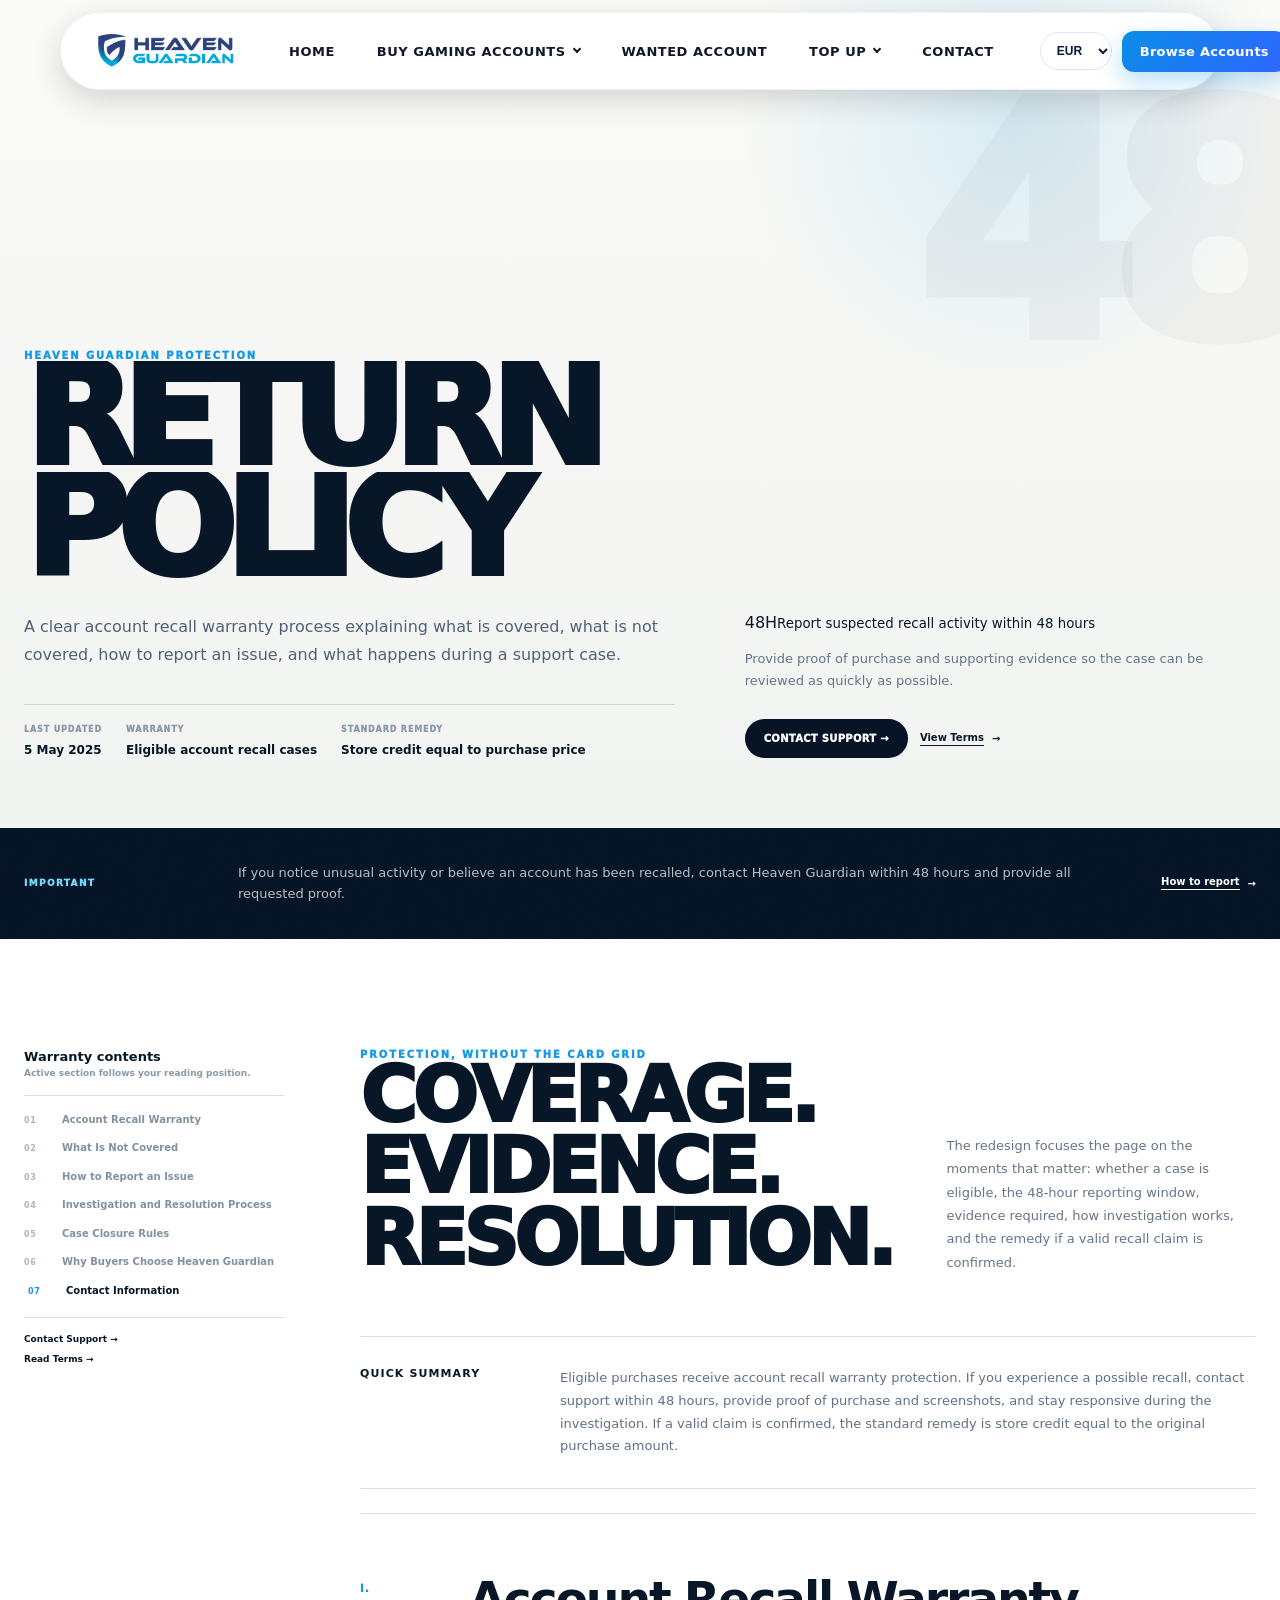
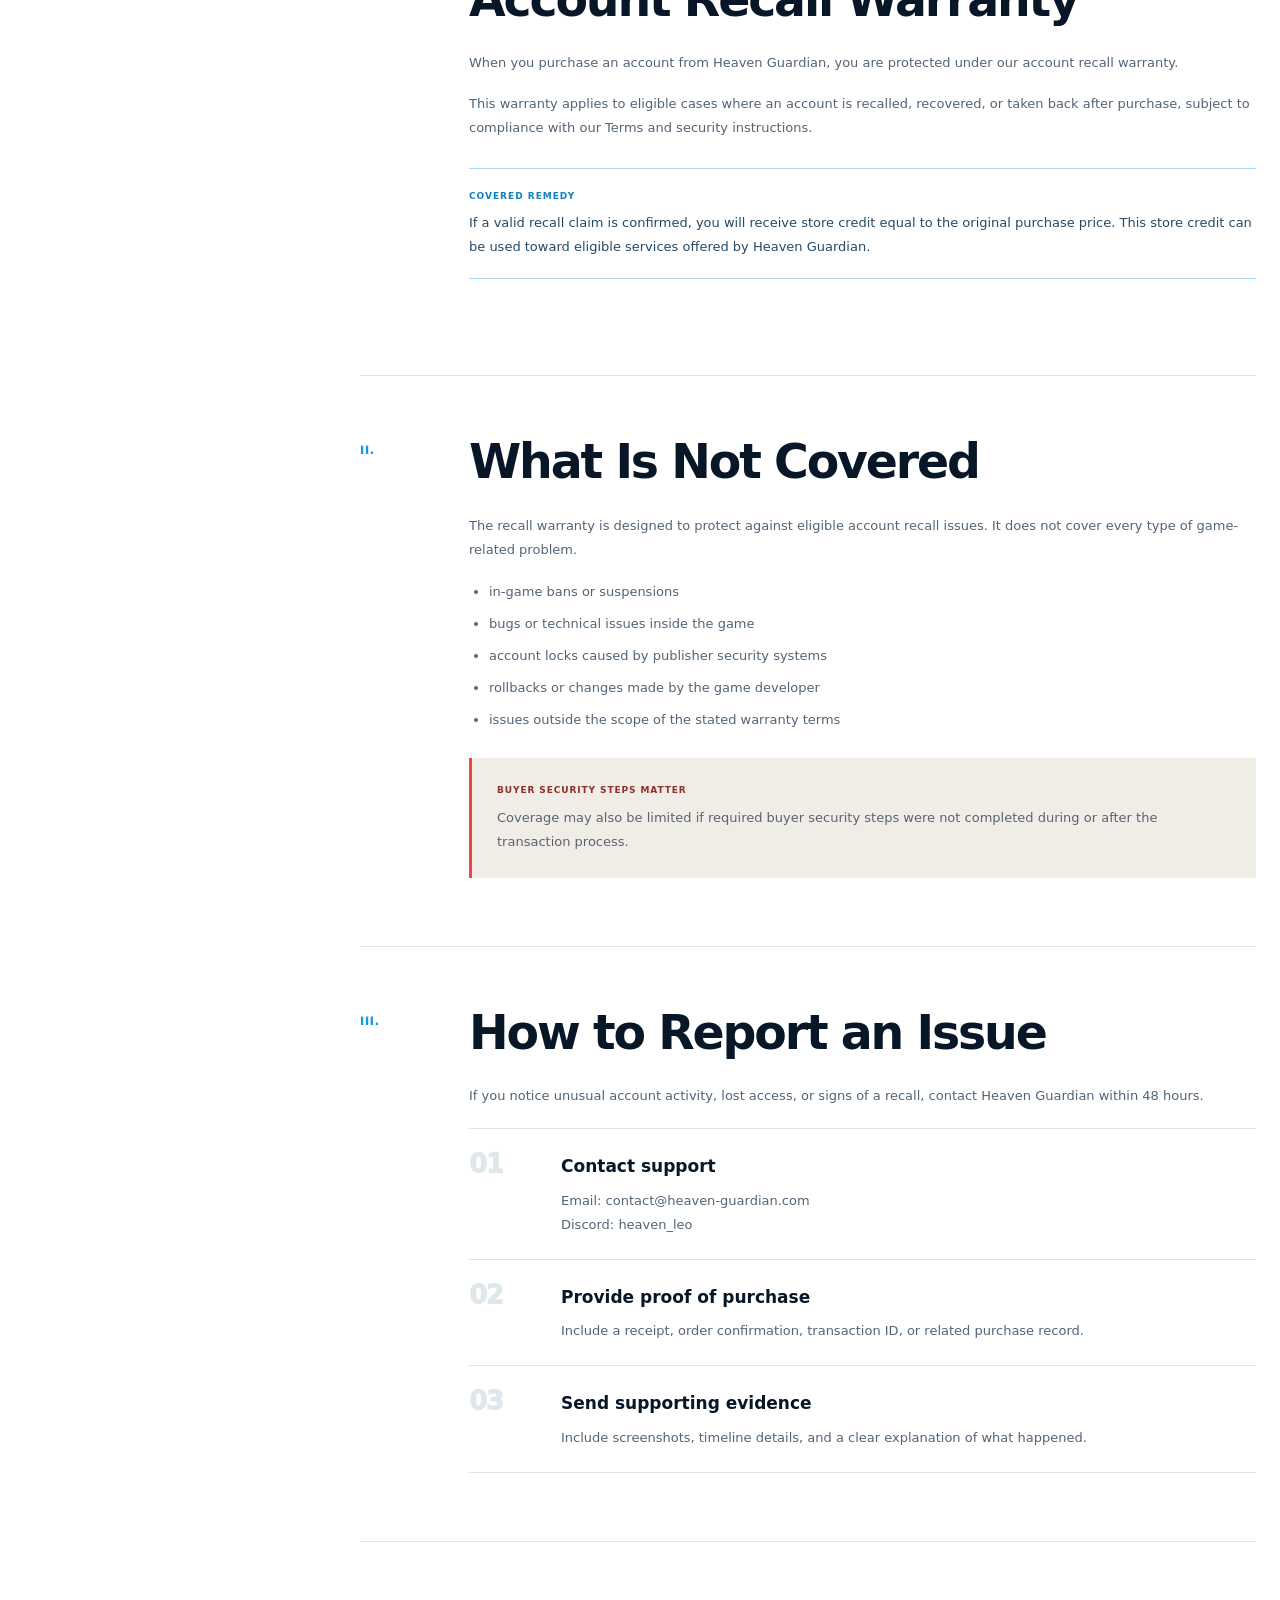
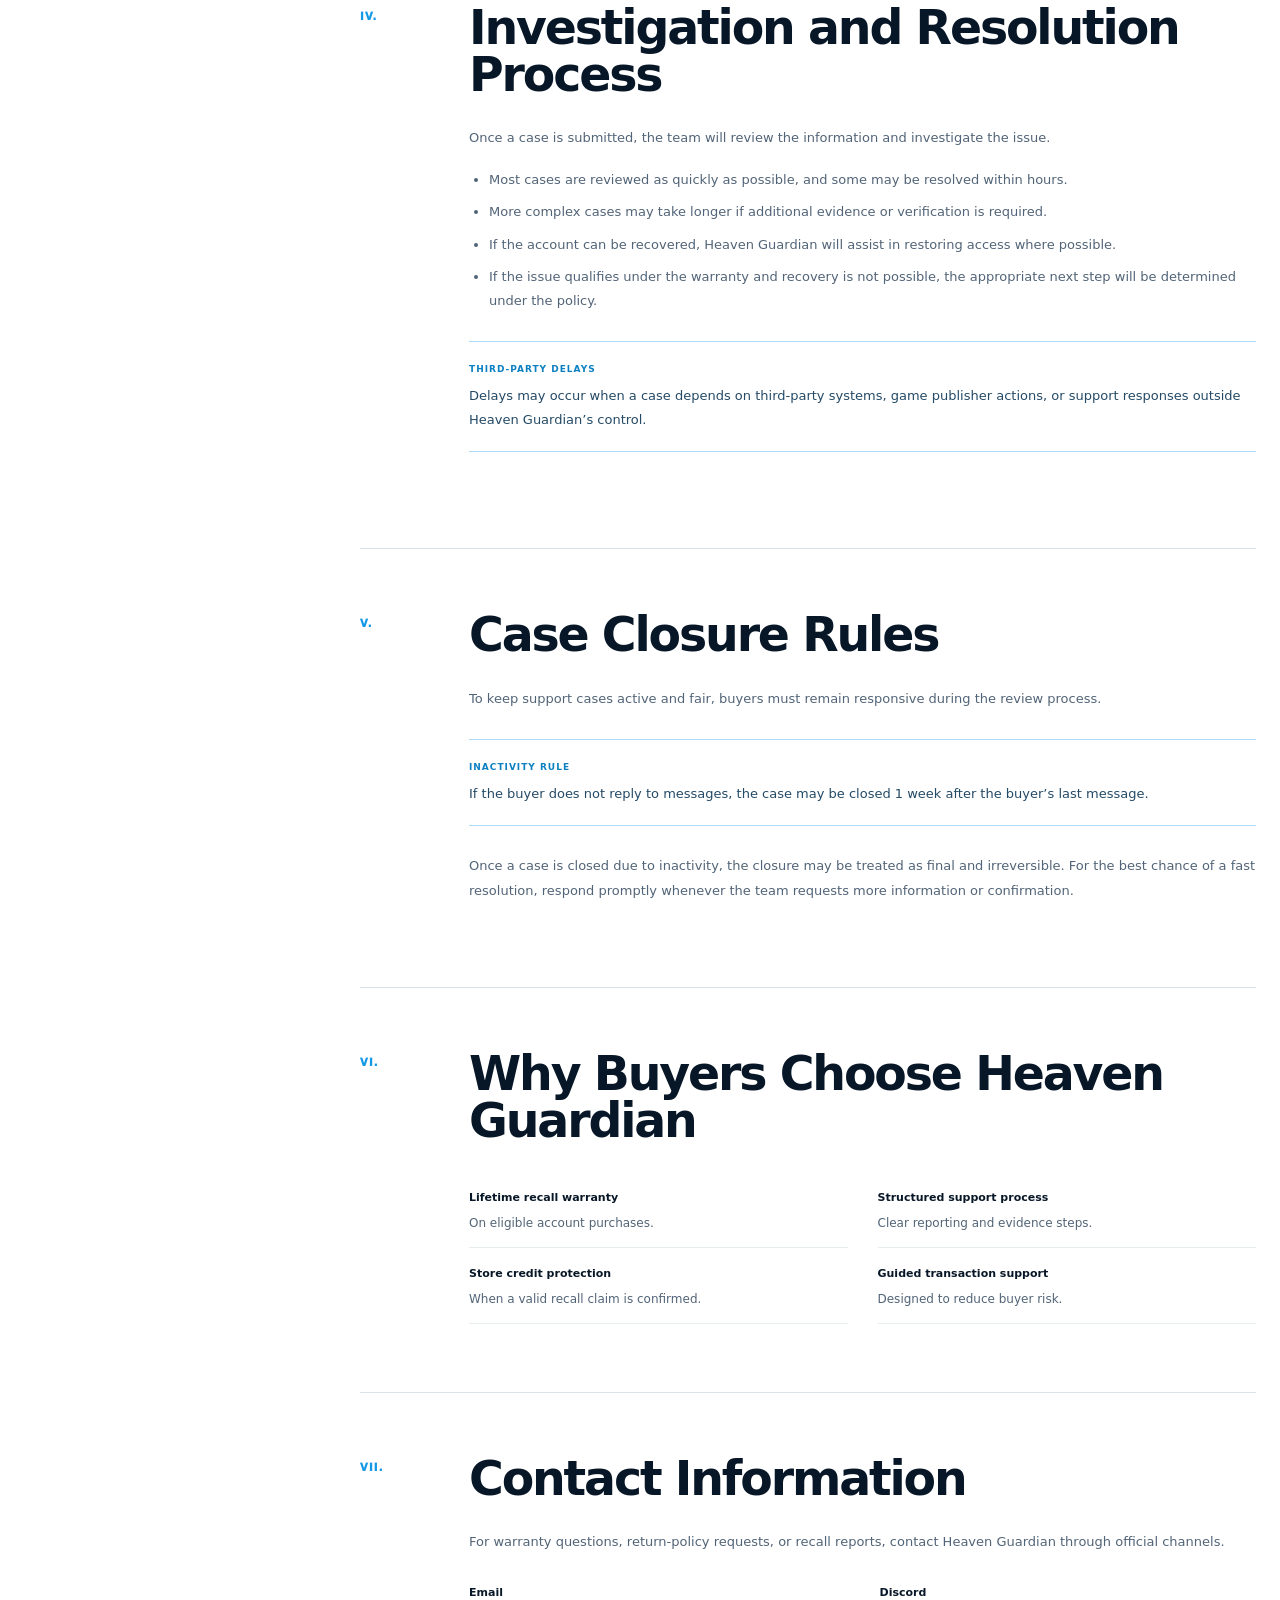
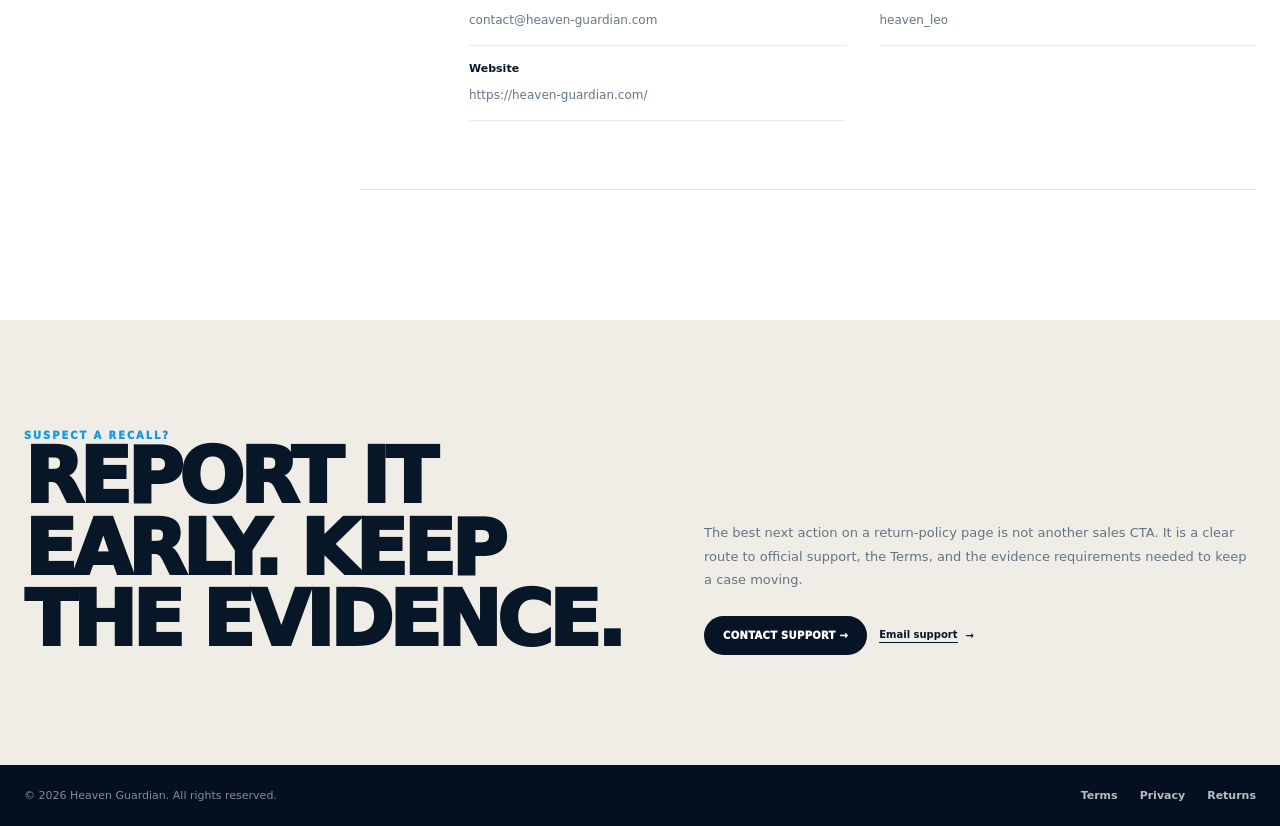
<file: pages/legal/return-policy.html>
<!doctype html><html lang="en"><head><meta charset="utf-8"><meta name="viewport" content="width=device-width,initial-scale=1"><title>Return Policy — Heaven Guardian</title><meta name="description" content="Heaven Guardian Return Policy and account recall warranty.">
<link rel="stylesheet" href="../../assets/css/pages/legal-pages.css">
<link rel="stylesheet" href="../../assets/css/shared/site-header.css">
<link rel="stylesheet" href="../../assets/css/shared/site-footer.css">

<script src="../../assets/js/shared/site-header.js" defer></script>
<script src="../../assets/js/pages/legal-pages.js" defer></script>
</head><body>
<div class="read-progress" id="readProgress"></div>
<header class="header" id="siteHeader">
  <div class="container nav" id="nav">
    <a class="logo" href="../../index.html" aria-label="Heaven Guardian homepage">
      <img src="../../assets/images/brand/heaven-guardian-logo.webp" alt="Heaven Guardian">
    </a>
    <nav class="navlinks" aria-label="Primary navigation">
      <a href="../../index.html">HOME</a>
      <div class="has-menu">
        <a class="nav-parent" href="../../index.html#games" aria-haspopup="true">BUY GAMING ACCOUNTS<span class="chev" aria-hidden="true"></span></a>
        <button type="button" class="mega-toggle" aria-expanded="false" aria-label="Show game account categories"><span class="chev" aria-hidden="true"></span></button>
        <div class="mega">
          <a href="../albion-online-accounts.html">BUY ALBION ONLINE</a>
          <a href="https://heaven-guardian.com/call-of-dragons-account-for-sale/">BUY CALL OF DRAGONS</a>
          <a href="https://heaven-guardian.com/kingshot-account-for-sale/">BUY KINGSHOT</a>
          <a href="https://heaven-guardian.com/last-war-account-for-sale/">BUY LAST WAR</a>
          <a href="https://heaven-guardian.com/rok-accounts-for-sale/">BUY RISE OF KINGDOMS</a>
          <a href="https://heaven-guardian.com/whiteout-survival-accounts/">BUY WHITEOUT SURVIVAL</a>
          <a href="https://heaven-guardian.com/buy-mobile-legends-account/">BUY MOBILE LEGENDS</a>
        </div>
      </div>
      <a href="../wanted-accounts.html">WANTED ACCOUNT</a>
      <div class="has-menu">
        <a class="nav-parent" href="https://heaven-guardian.com/top-up/" aria-haspopup="true">TOP UP<span class="chev" aria-hidden="true"></span></a>
        <button type="button" class="mega-toggle" aria-expanded="false" aria-label="Show top up categories"><span class="chev" aria-hidden="true"></span></button>
        <div class="mega mega-plain">
          <a href="https://heaven-guardian.com/kingshot-top-up/">Kingshot Top Up</a>
          <a href="https://heaven-guardian.com/last-war-top-up/">Last War Top Up</a>
          <a href="https://heaven-guardian.com/last-z-top-up/">Last Z Top Up</a>
          <a href="https://heaven-guardian.com/rise-of-kingdoms-top-up/">Rise of Kingdoms Top Up</a>
          <a href="https://heaven-guardian.com/whiteout-survival-top-up/">Whiteout Survival Top Up</a>
        </div>
      </div>
      <a href="https://heaven-guardian.com/contact/">CONTACT</a>
    </nav>
    <div class="nav-actions">
      <select class="currency" aria-label="Currency">
        <option>EUR</option>
        <option>USD</option>
      </select>
      <a class="btn btn-primary track" data-event="header_browse" href="../../index.html#featured">Browse Accounts</a>
    </div>
    <button class="menu-btn" id="menuBtn" aria-expanded="false" aria-controls="nav" aria-label="Open navigation menu">☰</button>
  </div>
</header>

<main>
<section class="hero return-hero" id="top"><div class="noise"></div><div class="hero-number">48</div><div class="wrap hero-inner">
<div><div class="kicker">HEAVEN GUARDIAN PROTECTION</div><h1 class="display hero-title"><span class="line"><span>RETURN</span></span><span class="line"><span>POLICY</span></span></h1><p class="hero-sub">A clear account recall warranty process explaining what is covered, what is not covered, how to report an issue, and what happens during a support case.</p><div class="hero-meta"><div class="meta-item"><small>Last updated</small><strong>5 May 2025</strong></div><div class="meta-item"><small>Warranty</small><strong>Eligible account recall cases</strong></div><div class="meta-item"><small>Standard remedy</small><strong>Store credit equal to purchase price</strong></div></div></div>
<div class="hero-right"><div class="deadline">48H<small>Report suspected recall activity within 48 hours</small></div><p>Provide proof of purchase and supporting evidence so the case can be reviewed as quickly as possible.</p><div class="hero-actions"><a class="primary" href="https://heaven-guardian.com/contact/">CONTACT SUPPORT →</a><a class="text-link" href="terms-and-conditions.html"><span>View Terms</span> →</a></div></div>
</div></section>
<section class="notice"><div class="noise"></div><div class="wrap notice-inner"><div class="notice-label">Important</div><p>If you notice unusual activity or believe an account has been recalled, contact Heaven Guardian within 48 hours and provide all requested proof.</p><a class="text-link" href="#report"><span>How to report</span> →</a></div></section>
<section class="legal"><div class="wrap legal-grid">
<button class="mobile-toc-btn" id="mobileTocBtn">Jump to a section <span>+</span></button>
<aside class="toc" id="toc"><div class="toc-top"><strong>Warranty contents</strong><span>Active section follows your reading position.</span></div><nav><a href="#warranty"><span class="n">01</span><span>Account Recall Warranty</span></a><a href="#not-covered"><span class="n">02</span><span>What Is Not Covered</span></a><a href="#report"><span class="n">03</span><span>How to Report an Issue</span></a><a href="#resolution"><span class="n">04</span><span>Investigation and Resolution Process</span></a><a href="#closure"><span class="n">05</span><span>Case Closure Rules</span></a><a href="#why"><span class="n">06</span><span>Why Buyers Choose Heaven Guardian</span></a><a href="#contact"><span class="n">07</span><span>Contact Information</span></a></nav><div class="toc-actions"><a href="https://heaven-guardian.com/contact/">Contact Support →</a><a href="terms-and-conditions.html">Read Terms →</a></div></aside>
<div class="legal-main">
<div class="legal-intro reveal"><div><div class="kicker">PROTECTION, WITHOUT THE CARD GRID</div><h2 class="section-title">COVERAGE. EVIDENCE. RESOLUTION.</h2></div><p>The redesign focuses the page on the moments that matter: whether a case is eligible, the 48-hour reporting window, evidence required, how investigation works, and the remedy if a valid recall claim is confirmed.</p></div>
<div class="quick-summary reveal"><h3>Quick summary</h3><p>Eligible purchases receive account recall warranty protection. If you experience a possible recall, contact support within 48 hours, provide proof of purchase and screenshots, and stay responsive during the investigation. If a valid claim is confirmed, the standard remedy is store credit equal to the original purchase amount.</p></div>
<section class="legal-section reveal" id="warranty"><div class="section-head"><div class="roman">I.</div><h2>Account Recall Warranty</h2></div><div class="legal-copy"><p>When you purchase an account from Heaven Guardian, you are protected under our account recall warranty.</p><p>This warranty applies to eligible cases where an account is recalled, recovered, or taken back after purchase, subject to compliance with our Terms and security instructions.</p><div class="callout"><strong>Covered remedy</strong><p>If a valid recall claim is confirmed, you will receive store credit equal to the original purchase price. This store credit can be used toward eligible services offered by Heaven Guardian.</p></div></div></section><section class="legal-section reveal" id="not-covered"><div class="section-head"><div class="roman">II.</div><h2>What Is Not Covered</h2></div><div class="legal-copy"><p>The recall warranty is designed to protect against eligible account recall issues. It does not cover every type of game-related problem.</p><ul><li>in-game bans or suspensions</li><li>bugs or technical issues inside the game</li><li>account locks caused by publisher security systems</li><li>rollbacks or changes made by the game developer</li><li>issues outside the scope of the stated warranty terms</li></ul><div class="risk-band"><strong>Buyer security steps matter</strong><p>Coverage may also be limited if required buyer security steps were not completed during or after the transaction process.</p></div></div></section><section class="legal-section reveal" id="report"><div class="section-head"><div class="roman">III.</div><h2>How to Report an Issue</h2></div><div class="legal-copy"><p>If you notice unusual account activity, lost access, or signs of a recall, contact Heaven Guardian within 48 hours.</p><div class="timeline"><div class="timeline-row"><div class="tn">01</div><div><h3>Contact support</h3><p>Email: contact@heaven-guardian.com<br>Discord: heaven_leo</p></div></div><div class="timeline-row"><div class="tn">02</div><div><h3>Provide proof of purchase</h3><p>Include a receipt, order confirmation, transaction ID, or related purchase record.</p></div></div><div class="timeline-row"><div class="tn">03</div><div><h3>Send supporting evidence</h3><p>Include screenshots, timeline details, and a clear explanation of what happened.</p></div></div></div></div></section><section class="legal-section reveal" id="resolution"><div class="section-head"><div class="roman">IV.</div><h2>Investigation and Resolution Process</h2></div><div class="legal-copy"><p>Once a case is submitted, the team will review the information and investigate the issue.</p><ul><li>Most cases are reviewed as quickly as possible, and some may be resolved within hours.</li><li>More complex cases may take longer if additional evidence or verification is required.</li><li>If the account can be recovered, Heaven Guardian will assist in restoring access where possible.</li><li>If the issue qualifies under the warranty and recovery is not possible, the appropriate next step will be determined under the policy.</li></ul><div class="callout"><strong>Third-party delays</strong><p>Delays may occur when a case depends on third-party systems, game publisher actions, or support responses outside Heaven Guardian’s control.</p></div></div></section><section class="legal-section reveal" id="closure"><div class="section-head"><div class="roman">V.</div><h2>Case Closure Rules</h2></div><div class="legal-copy"><p>To keep support cases active and fair, buyers must remain responsive during the review process.</p><div class="callout"><strong>Inactivity rule</strong><p>If the buyer does not reply to messages, the case may be closed 1 week after the buyer’s last message.</p></div><p>Once a case is closed due to inactivity, the closure may be treated as final and irreversible. For the best chance of a fast resolution, respond promptly whenever the team requests more information or confirmation.</p></div></section><section class="legal-section reveal" id="why"><div class="section-head"><div class="roman">VI.</div><h2>Why Buyers Choose Heaven Guardian</h2></div><div class="legal-copy"><div class="rights-grid"><div class="right-item"><strong>Lifetime recall warranty</strong><p>On eligible account purchases.</p></div><div class="right-item"><strong>Structured support process</strong><p>Clear reporting and evidence steps.</p></div><div class="right-item"><strong>Store credit protection</strong><p>When a valid recall claim is confirmed.</p></div><div class="right-item"><strong>Guided transaction support</strong><p>Designed to reduce buyer risk.</p></div></div></div></section><section class="legal-section reveal" id="contact"><div class="section-head"><div class="roman">VII.</div><h2>Contact Information</h2></div><div class="legal-copy"><p>For warranty questions, return-policy requests, or recall reports, contact Heaven Guardian through official channels.</p><div class="definition-list"><div class="definition"><strong>Email</strong><span>contact@heaven-guardian.com</span></div><div class="definition"><strong>Discord</strong><span>heaven_leo</span></div><div class="definition"><strong>Website</strong><span>https://heaven-guardian.com/</span></div></div></div></section>
</div></div></section>
<section class="legal-end"><div class="wrap end-grid reveal"><div><div class="kicker">SUSPECT A RECALL?</div><h2 class="section-title">REPORT IT EARLY. KEEP THE EVIDENCE.</h2></div><div><p>The best next action on a return-policy page is not another sales CTA. It is a clear route to official support, the Terms, and the evidence requirements needed to keep a case moving.</p><div class="end-actions"><a class="primary" href="https://heaven-guardian.com/contact/">CONTACT SUPPORT →</a><a class="text-link" href="mailto:contact@heaven-guardian.com"><span>Email support</span> →</a></div></div></div></section>
</main>
<footer class="site-footer">
  <div class="container">
    <div class="site-footer-bottom">
      <span>&copy; 2026 Heaven Guardian. All rights reserved.</span>
      <div class="site-footer-legal">
        <a href="terms-and-conditions.html">Terms</a>
        <a href="privacy-policy.html">Privacy</a>
        <a href="return-policy.html">Returns</a>
      </div>
    </div>
  </div>
</footer>
<button class="backtop" id="backTop" aria-label="Back to top">↑</button>
</body></html>
</file>
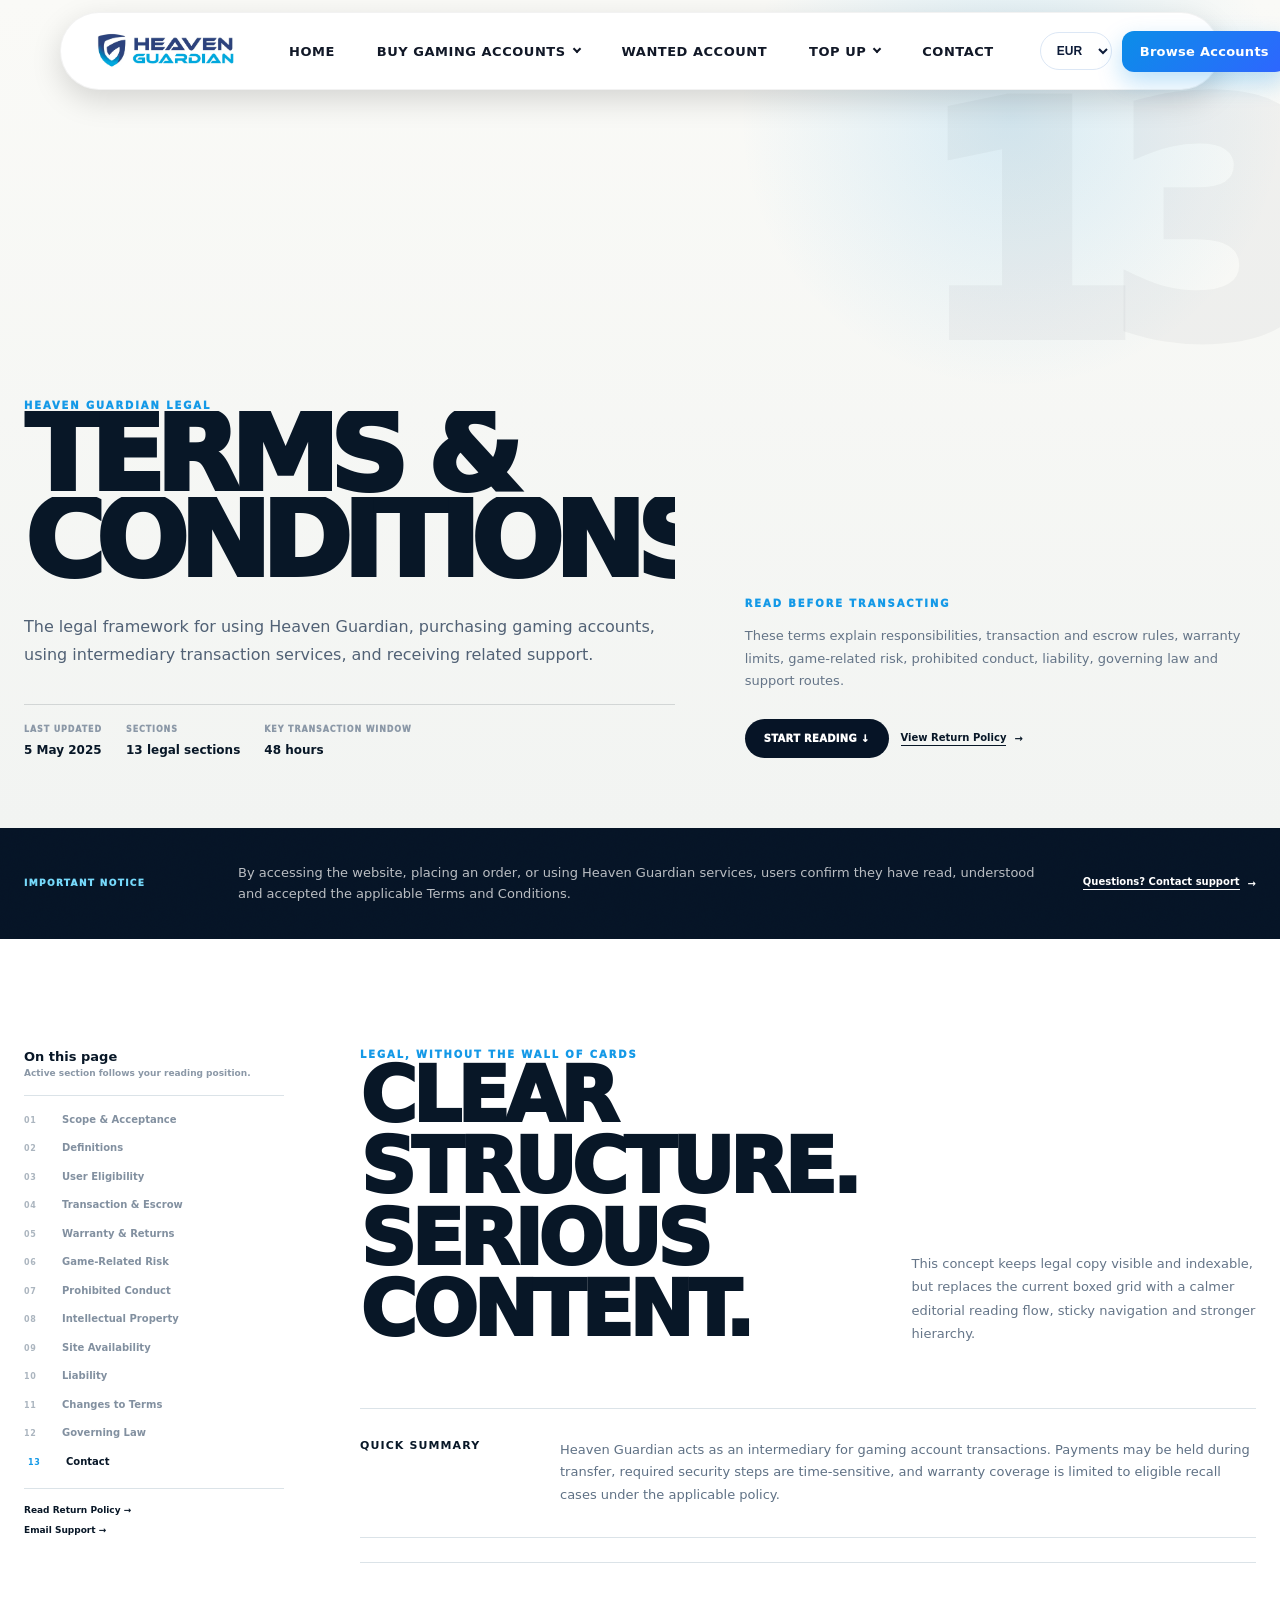
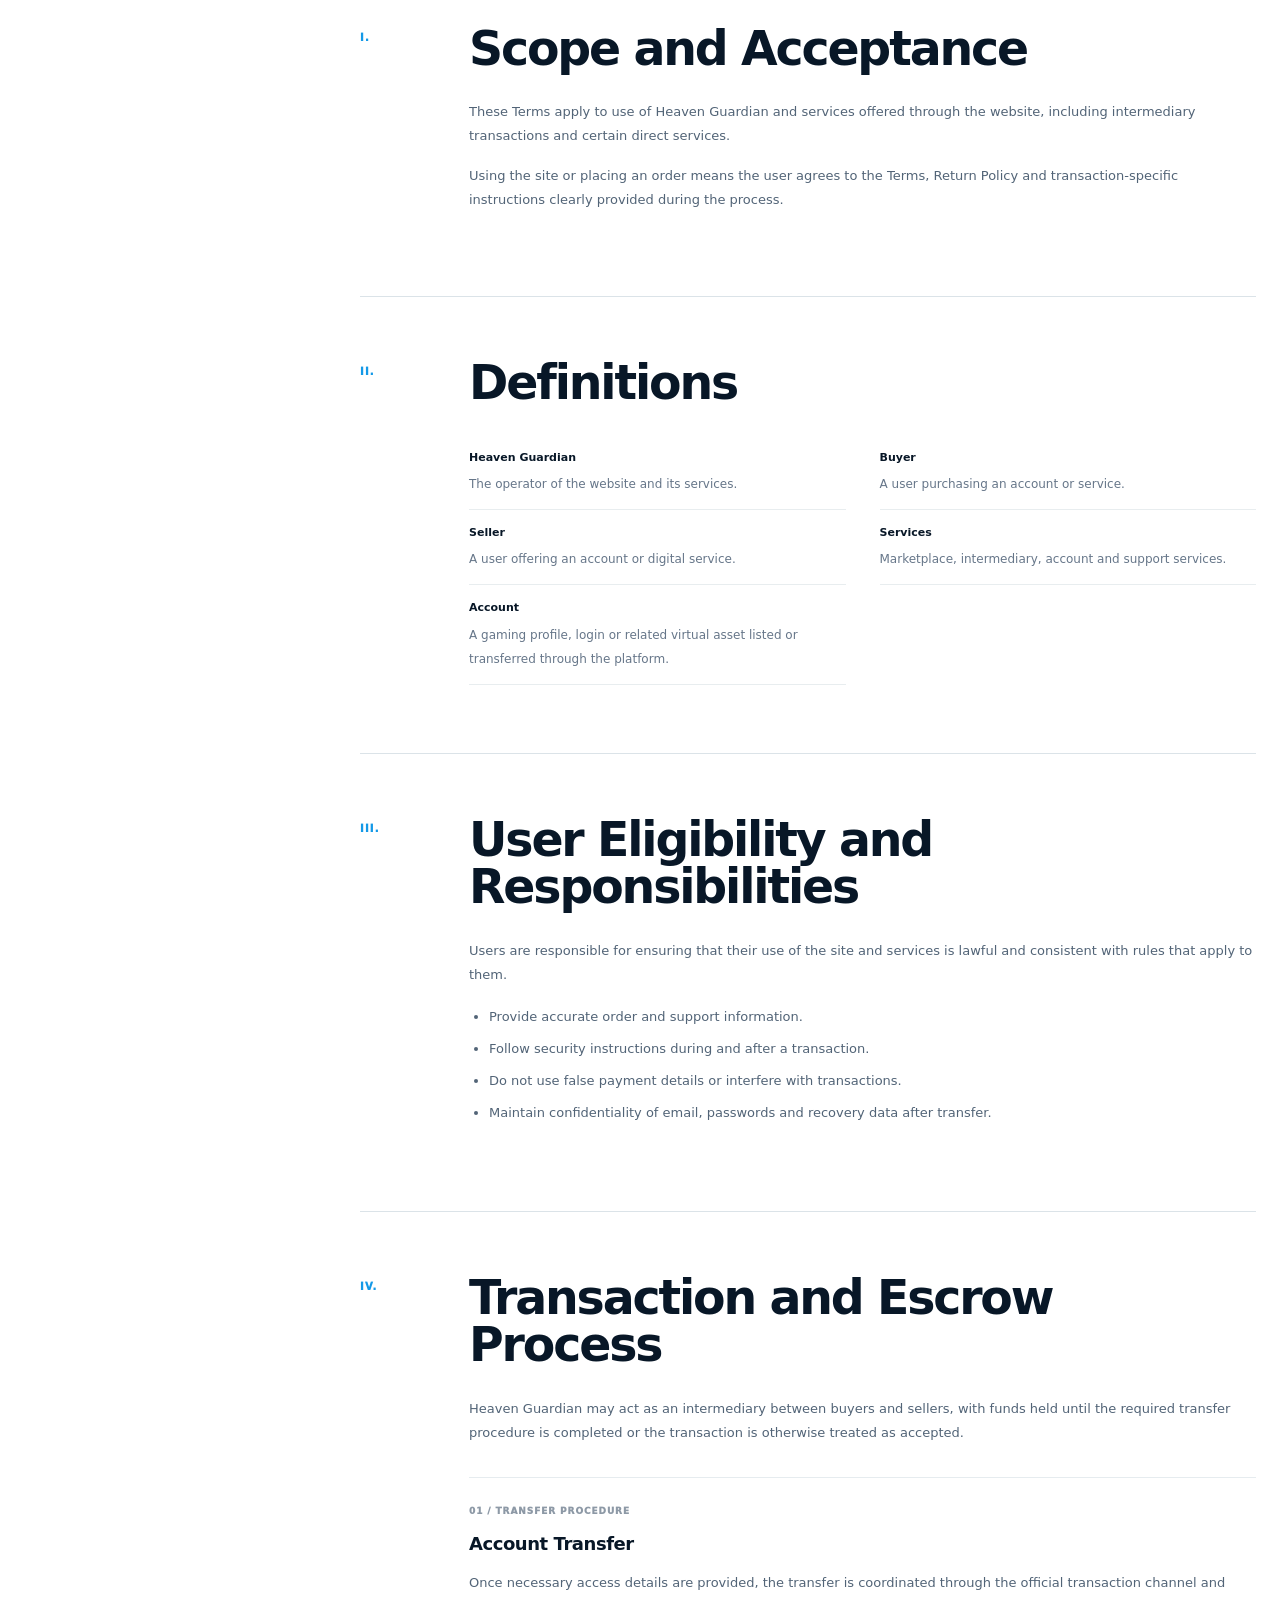
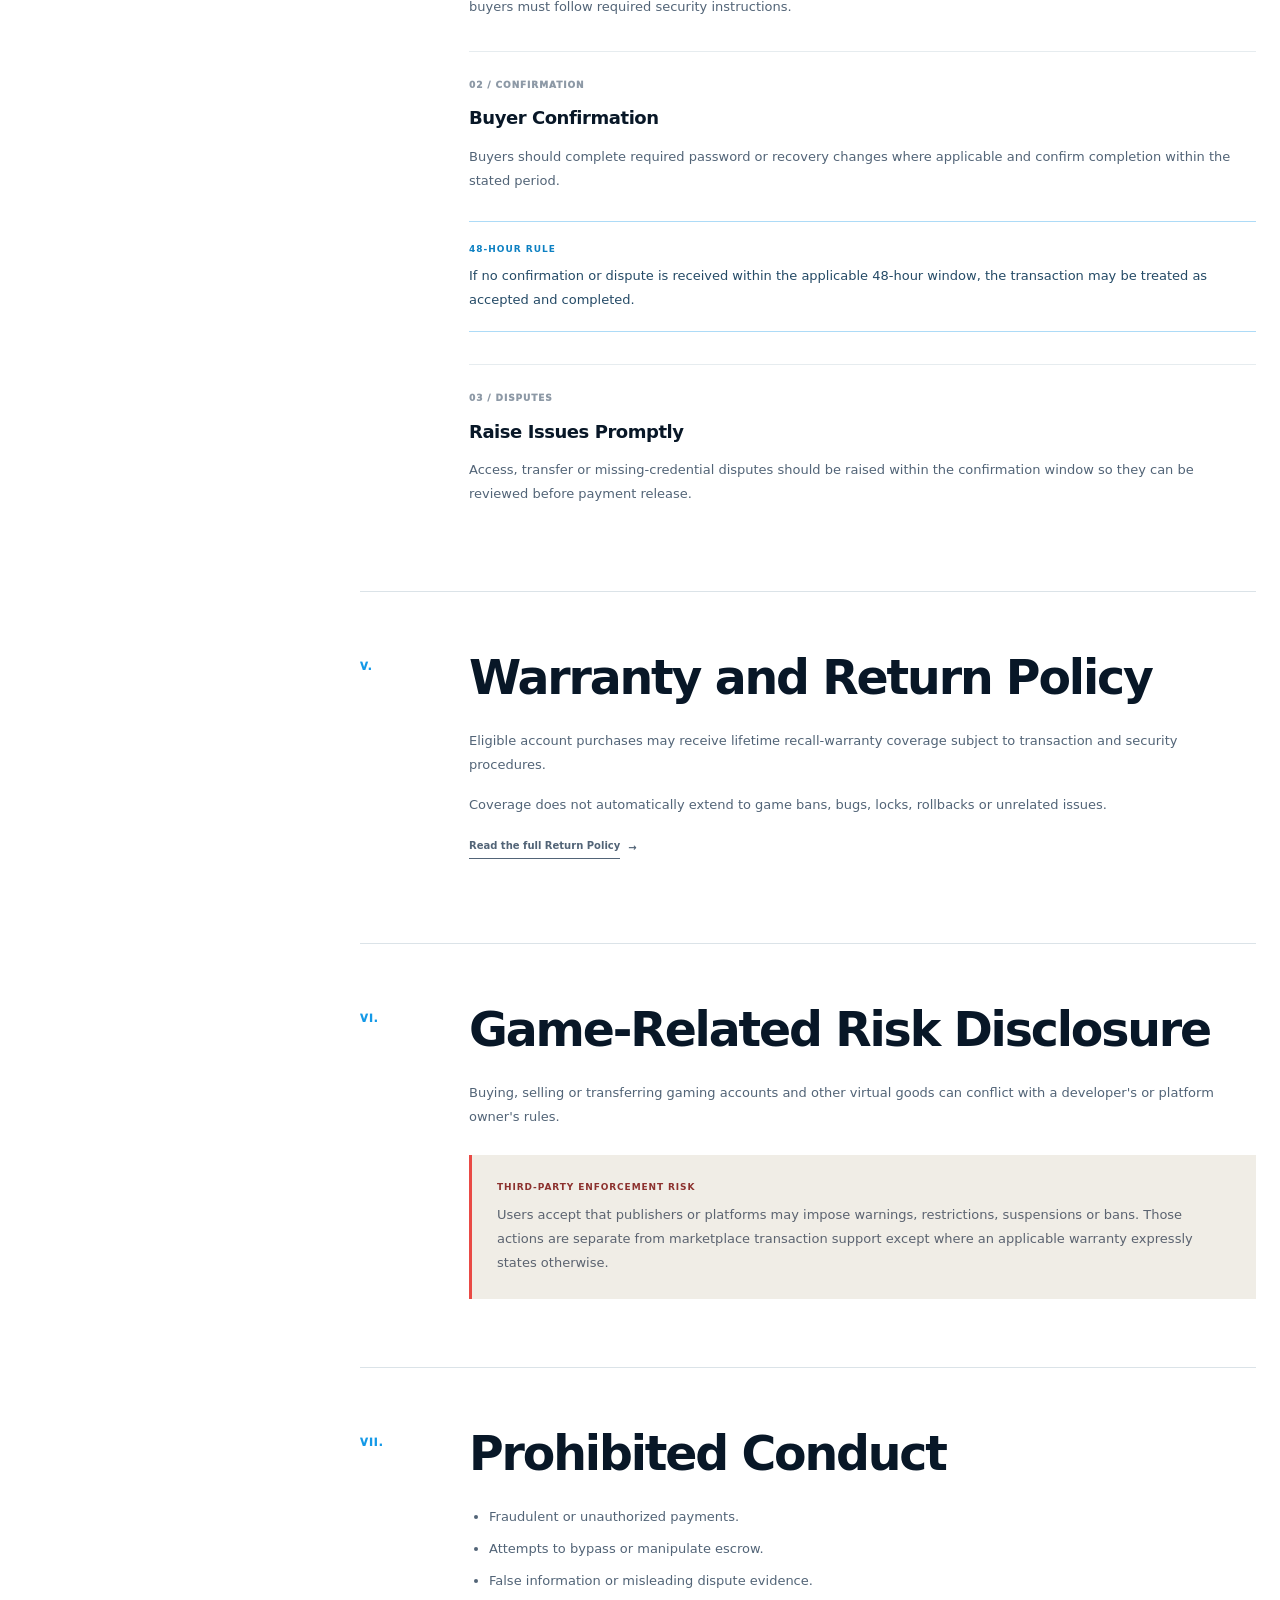
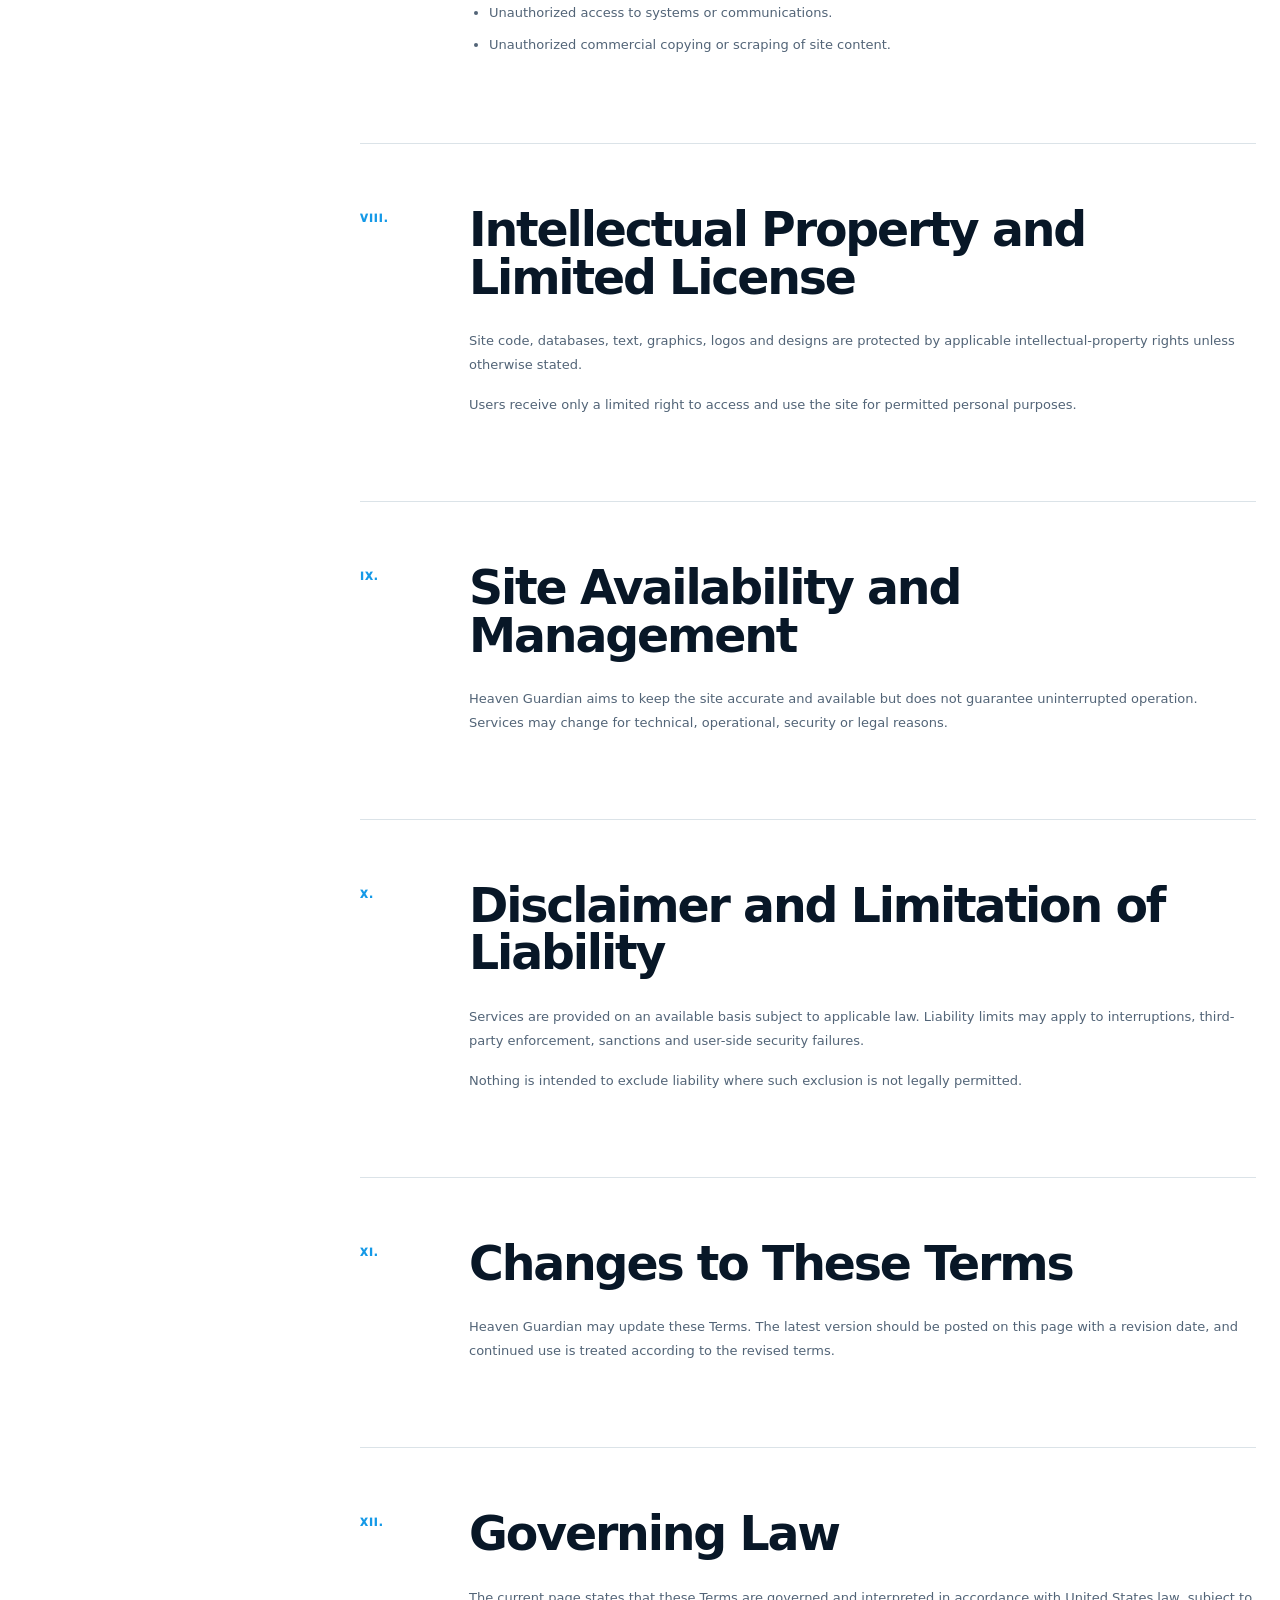
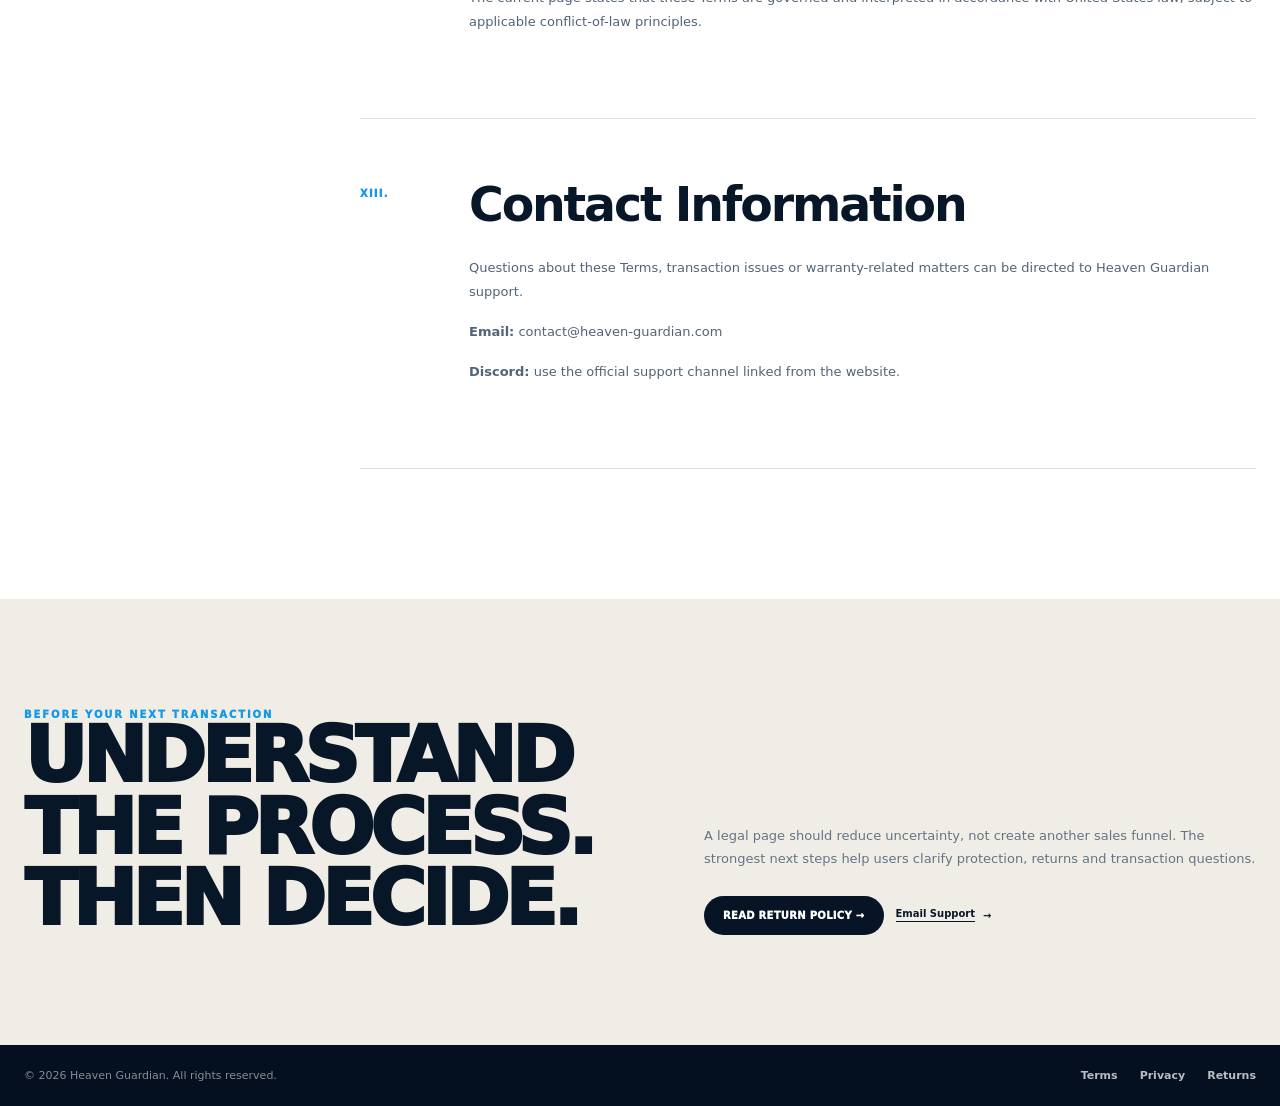
<file: pages/legal/terms-and-conditions.html>
<!doctype html>
<html lang="en">
<head>
<meta charset="utf-8">
<meta name="viewport" content="width=device-width,initial-scale=1">
<title>Terms & Conditions — Heaven Guardian</title>

<link rel="stylesheet" href="../../assets/css/pages/legal-pages.css">

<link rel="stylesheet" href="../../assets/css/shared/site-header.css">
<link rel="stylesheet" href="../../assets/css/shared/site-footer.css">

<script src="../../assets/js/shared/site-header.js" defer></script>
<script src="../../assets/js/pages/legal-pages.js" defer></script>
</head>
<body>
<div class="read-progress" id="readProgress"></div>
<header class="header" id="siteHeader">
  <div class="container nav" id="nav">
    <a class="logo" href="../../index.html" aria-label="Heaven Guardian homepage">
      <img src="../../assets/images/brand/heaven-guardian-logo.webp" alt="Heaven Guardian">
    </a>
    <nav class="navlinks" aria-label="Primary navigation">
      <a href="../../index.html">HOME</a>
      <div class="has-menu">
        <a class="nav-parent" href="../../index.html#games" aria-haspopup="true">BUY GAMING ACCOUNTS<span class="chev" aria-hidden="true"></span></a>
        <button type="button" class="mega-toggle" aria-expanded="false" aria-label="Show game account categories"><span class="chev" aria-hidden="true"></span></button>
        <div class="mega">
          <a href="../albion-online-accounts.html">BUY ALBION ONLINE</a>
          <a href="https://heaven-guardian.com/call-of-dragons-account-for-sale/">BUY CALL OF DRAGONS</a>
          <a href="https://heaven-guardian.com/kingshot-account-for-sale/">BUY KINGSHOT</a>
          <a href="https://heaven-guardian.com/last-war-account-for-sale/">BUY LAST WAR</a>
          <a href="https://heaven-guardian.com/rok-accounts-for-sale/">BUY RISE OF KINGDOMS</a>
          <a href="https://heaven-guardian.com/whiteout-survival-accounts/">BUY WHITEOUT SURVIVAL</a>
          <a href="https://heaven-guardian.com/buy-mobile-legends-account/">BUY MOBILE LEGENDS</a>
        </div>
      </div>
      <a href="../wanted-accounts.html">WANTED ACCOUNT</a>
      <div class="has-menu">
        <a class="nav-parent" href="https://heaven-guardian.com/top-up/" aria-haspopup="true">TOP UP<span class="chev" aria-hidden="true"></span></a>
        <button type="button" class="mega-toggle" aria-expanded="false" aria-label="Show top up categories"><span class="chev" aria-hidden="true"></span></button>
        <div class="mega mega-plain">
          <a href="https://heaven-guardian.com/kingshot-top-up/">Kingshot Top Up</a>
          <a href="https://heaven-guardian.com/last-war-top-up/">Last War Top Up</a>
          <a href="https://heaven-guardian.com/last-z-top-up/">Last Z Top Up</a>
          <a href="https://heaven-guardian.com/rise-of-kingdoms-top-up/">Rise of Kingdoms Top Up</a>
          <a href="https://heaven-guardian.com/whiteout-survival-top-up/">Whiteout Survival Top Up</a>
        </div>
      </div>
      <a href="https://heaven-guardian.com/contact/">CONTACT</a>
    </nav>
    <div class="nav-actions">
      <select class="currency" aria-label="Currency">
        <option>EUR</option>
        <option>USD</option>
      </select>
      <a class="btn btn-primary track" data-event="header_browse" href="../../index.html#featured">Browse Accounts</a>
    </div>
    <button class="menu-btn" id="menuBtn" aria-expanded="false" aria-controls="nav" aria-label="Open navigation menu">☰</button>
  </div>
</header>
<main>
<section class="hero" id="top"><div class="noise"></div><div class="hero-number">13</div><div class="wrap hero-inner"><div><div class="kicker">HEAVEN GUARDIAN LEGAL</div><h1 class="display hero-title is-long"><span class="line"><span>TERMS &</span></span><span class="line"><span>CONDITIONS</span></span></h1><p class="hero-sub">The legal framework for using Heaven Guardian, purchasing gaming accounts, using intermediary transaction services, and receiving related support.</p><div class="hero-meta"><div class="meta-item"><small>Last updated</small><strong>5 May 2025</strong></div><div class="meta-item"><small>Sections</small><strong>13 legal sections</strong></div><div class="meta-item"><small>Key transaction window</small><strong>48 hours</strong></div></div></div><div class="hero-right"><div class="kicker">READ BEFORE TRANSACTING</div><p>These terms explain responsibilities, transaction and escrow rules, warranty limits, game-related risk, prohibited conduct, liability, governing law and support routes.</p><div class="hero-actions"><a class="primary" href="#scope">START READING ↓</a><a class="text-link" href="#"><span>View Return Policy</span> →</a></div></div></div></section>
<section class="notice"><div class="noise"></div><div class="wrap notice-inner"><div class="notice-label">Important notice</div><p>By accessing the website, placing an order, or using Heaven Guardian services, users confirm they have read, understood and accepted the applicable Terms and Conditions.</p><a class="text-link" href="#contact"><span>Questions? Contact support</span> →</a></div></section>
<section class="legal"><div class="wrap legal-grid">
<button class="mobile-toc-btn" id="mobileTocBtn">Jump to a section <span>+</span></button>
<aside class="toc" id="toc"><div class="toc-top"><strong>On this page</strong><span>Active section follows your reading position.</span></div><nav>
<a href="#scope"><span class="n">01</span><span>Scope & Acceptance</span></a><a href="#definitions"><span class="n">02</span><span>Definitions</span></a><a href="#eligibility"><span class="n">03</span><span>User Eligibility</span></a><a href="#escrow"><span class="n">04</span><span>Transaction & Escrow</span></a><a href="#warranty"><span class="n">05</span><span>Warranty & Returns</span></a><a href="#risk"><span class="n">06</span><span>Game-Related Risk</span></a><a href="#conduct"><span class="n">07</span><span>Prohibited Conduct</span></a><a href="#ip"><span class="n">08</span><span>Intellectual Property</span></a><a href="#availability"><span class="n">09</span><span>Site Availability</span></a><a href="#liability"><span class="n">10</span><span>Liability</span></a><a href="#changes"><span class="n">11</span><span>Changes to Terms</span></a><a href="#law"><span class="n">12</span><span>Governing Law</span></a><a href="#contact"><span class="n">13</span><span>Contact</span></a>
</nav><div class="toc-actions"><a href="#">Read Return Policy →</a><a href="mailto:contact@heaven-guardian.com">Email Support →</a></div></aside>
<div class="legal-main">
<div class="legal-intro reveal"><div><div class="kicker">LEGAL, WITHOUT THE WALL OF CARDS</div><h2 class="section-title">CLEAR STRUCTURE. SERIOUS CONTENT.</h2></div><p>This concept keeps legal copy visible and indexable, but replaces the current boxed grid with a calmer editorial reading flow, sticky navigation and stronger hierarchy.</p></div>
<div class="quick-summary reveal"><h3>Quick summary</h3><p>Heaven Guardian acts as an intermediary for gaming account transactions. Payments may be held during transfer, required security steps are time-sensitive, and warranty coverage is limited to eligible recall cases under the applicable policy.</p></div>

<section class="legal-section reveal" id="scope"><div class="section-head"><div class="roman">I.</div><h2>Scope and Acceptance</h2></div><div class="legal-copy"><p>These Terms apply to use of Heaven Guardian and services offered through the website, including intermediary transactions and certain direct services.</p><p>Using the site or placing an order means the user agrees to the Terms, Return Policy and transaction-specific instructions clearly provided during the process.</p></div></section>

<section class="legal-section reveal" id="definitions"><div class="section-head"><div class="roman">II.</div><h2>Definitions</h2></div><div class="legal-copy"><div class="definition-list"><div class="definition"><strong>Heaven Guardian</strong><span>The operator of the website and its services.</span></div><div class="definition"><strong>Buyer</strong><span>A user purchasing an account or service.</span></div><div class="definition"><strong>Seller</strong><span>A user offering an account or digital service.</span></div><div class="definition"><strong>Services</strong><span>Marketplace, intermediary, account and support services.</span></div><div class="definition"><strong>Account</strong><span>A gaming profile, login or related virtual asset listed or transferred through the platform.</span></div></div></div></section>

<section class="legal-section reveal" id="eligibility"><div class="section-head"><div class="roman">III.</div><h2>User Eligibility and Responsibilities</h2></div><div class="legal-copy"><p>Users are responsible for ensuring that their use of the site and services is lawful and consistent with rules that apply to them.</p><ul><li>Provide accurate order and support information.</li><li>Follow security instructions during and after a transaction.</li><li>Do not use false payment details or interfere with transactions.</li><li>Maintain confidentiality of email, passwords and recovery data after transfer.</li></ul></div></section>

<section class="legal-section reveal" id="escrow"><div class="section-head"><div class="roman">IV.</div><h2>Transaction and Escrow Process</h2></div><div class="legal-copy"><p>Heaven Guardian may act as an intermediary between buyers and sellers, with funds held until the required transfer procedure is completed or the transaction is otherwise treated as accepted.</p><div class="subsection"><span class="subno">01 / Transfer procedure</span><h3>Account Transfer</h3><p>Once necessary access details are provided, the transfer is coordinated through the official transaction channel and buyers must follow required security instructions.</p></div><div class="subsection"><span class="subno">02 / Confirmation</span><h3>Buyer Confirmation</h3><p>Buyers should complete required password or recovery changes where applicable and confirm completion within the stated period.</p></div><div class="callout"><strong>48-Hour Rule</strong><p>If no confirmation or dispute is received within the applicable 48-hour window, the transaction may be treated as accepted and completed.</p></div><div class="subsection"><span class="subno">03 / Disputes</span><h3>Raise Issues Promptly</h3><p>Access, transfer or missing-credential disputes should be raised within the confirmation window so they can be reviewed before payment release.</p></div></div></section>

<section class="legal-section reveal" id="warranty"><div class="section-head"><div class="roman">V.</div><h2>Warranty and Return Policy</h2></div><div class="legal-copy"><p>Eligible account purchases may receive lifetime recall-warranty coverage subject to transaction and security procedures.</p><p>Coverage does not automatically extend to game bans, bugs, locks, rollbacks or unrelated issues.</p><p><a class="text-link" href="#"><span>Read the full Return Policy</span> →</a></p></div></section>

<section class="legal-section reveal" id="risk"><div class="section-head"><div class="roman">VI.</div><h2>Game-Related Risk Disclosure</h2></div><div class="legal-copy"><p>Buying, selling or transferring gaming accounts and other virtual goods can conflict with a developer's or platform owner's rules.</p><div class="risk-band"><strong>Third-party enforcement risk</strong><p>Users accept that publishers or platforms may impose warnings, restrictions, suspensions or bans. Those actions are separate from marketplace transaction support except where an applicable warranty expressly states otherwise.</p></div></div></section>

<section class="legal-section reveal" id="conduct"><div class="section-head"><div class="roman">VII.</div><h2>Prohibited Conduct</h2></div><div class="legal-copy"><ul><li>Fraudulent or unauthorized payments.</li><li>Attempts to bypass or manipulate escrow.</li><li>False information or misleading dispute evidence.</li><li>Unauthorized access to systems or communications.</li><li>Unauthorized commercial copying or scraping of site content.</li></ul></div></section>

<section class="legal-section reveal" id="ip"><div class="section-head"><div class="roman">VIII.</div><h2>Intellectual Property and Limited License</h2></div><div class="legal-copy"><p>Site code, databases, text, graphics, logos and designs are protected by applicable intellectual-property rights unless otherwise stated.</p><p>Users receive only a limited right to access and use the site for permitted personal purposes.</p></div></section>

<section class="legal-section reveal" id="availability"><div class="section-head"><div class="roman">IX.</div><h2>Site Availability and Management</h2></div><div class="legal-copy"><p>Heaven Guardian aims to keep the site accurate and available but does not guarantee uninterrupted operation. Services may change for technical, operational, security or legal reasons.</p></div></section>

<section class="legal-section reveal" id="liability"><div class="section-head"><div class="roman">X.</div><h2>Disclaimer and Limitation of Liability</h2></div><div class="legal-copy"><p>Services are provided on an available basis subject to applicable law. Liability limits may apply to interruptions, third-party enforcement, sanctions and user-side security failures.</p><p>Nothing is intended to exclude liability where such exclusion is not legally permitted.</p></div></section>

<section class="legal-section reveal" id="changes"><div class="section-head"><div class="roman">XI.</div><h2>Changes to These Terms</h2></div><div class="legal-copy"><p>Heaven Guardian may update these Terms. The latest version should be posted on this page with a revision date, and continued use is treated according to the revised terms.</p></div></section>

<section class="legal-section reveal" id="law"><div class="section-head"><div class="roman">XII.</div><h2>Governing Law</h2></div><div class="legal-copy"><p>The current page states that these Terms are governed and interpreted in accordance with United States law, subject to applicable conflict-of-law principles.</p></div></section>

<section class="legal-section reveal" id="contact"><div class="section-head"><div class="roman">XIII.</div><h2>Contact Information</h2></div><div class="legal-copy"><p>Questions about these Terms, transaction issues or warranty-related matters can be directed to Heaven Guardian support.</p><p><strong>Email:</strong> <a href="mailto:contact@heaven-guardian.com">contact@heaven-guardian.com</a></p><p><strong>Discord:</strong> use the official support channel linked from the website.</p></div></section>
</div></div></section>

<section class="legal-end"><div class="wrap end-grid reveal"><div><div class="kicker">BEFORE YOUR NEXT TRANSACTION</div><h2 class="section-title">UNDERSTAND THE PROCESS. THEN DECIDE.</h2></div><div><p>A legal page should reduce uncertainty, not create another sales funnel. The strongest next steps help users clarify protection, returns and transaction questions.</p><div class="end-actions"><a class="primary" href="#">READ RETURN POLICY →</a><a class="text-link" href="mailto:contact@heaven-guardian.com"><span>Email Support</span> →</a></div></div></div></section>
</main>

<footer class="site-footer">
  <div class="container">
    <div class="site-footer-bottom">
      <span>&copy; 2026 Heaven Guardian. All rights reserved.</span>
      <div class="site-footer-legal">
        <a href="terms-and-conditions.html">Terms</a>
        <a href="privacy-policy.html">Privacy</a>
        <a href="return-policy.html">Returns</a>
      </div>
    </div>
  </div>
</footer>
<button class="backtop" id="backTop" aria-label="Back to top">↑</button>


</body>
</html>
</file>
<file: assets/css/pages/home.css>
:root {
  --navy: #071a3d;
  --navy-2: #0a2b63;
  --blue: #0b8ee8;
  --blue-2: #2f65ff;
  --cyan: #42d7ff;
  --ink: #0d1b38;
  --muted: #64748b;
  --line: #dce7f5;
  --surface: #ffffff;
  --surface-2: #f4f8fd;
  --mint: #dffbf4;
  --green: #00a979;
  --gold: #ffb400;
  --shadow: 0 18px 60px rgba(5, 28, 68, 0.12);
  --radius: 22px;
  --icon-compare: url("data:image/svg+xml,%3Csvg xmlns='http://www.w3.org/2000/svg' viewBox='0 0 24 24' fill='none' stroke='white' stroke-width='1.6' stroke-linecap='round' stroke-linejoin='round'%3E%3Ccircle cx='11' cy='11' r='7'/%3E%3Cpath d='M16.6 16.6L21 21'/%3E%3Cpath d='M8.5 10.5h5M8.5 13h3'/%3E%3C/svg%3E");
  --icon-pay: url("data:image/svg+xml,%3Csvg xmlns='http://www.w3.org/2000/svg' viewBox='0 0 24 24' fill='none' stroke='white' stroke-width='1.6' stroke-linecap='round' stroke-linejoin='round'%3E%3Crect x='2' y='5' width='20' height='14' rx='3'/%3E%3Cpath d='M2 10h20M6 15h4'/%3E%3C/svg%3E");
  --icon-handover: url("data:image/svg+xml,%3Csvg xmlns='http://www.w3.org/2000/svg' viewBox='0 0 24 24' fill='none' stroke='white' stroke-width='1.7' stroke-linecap='round' stroke-linejoin='round'%3E%3Cpath d='M3 8h14M14 5l3 3-3 3'/%3E%3Cpath d='M21 16H7M10 13l-3 3 3 3'/%3E%3C/svg%3E");
  --icon-shield: url("data:image/svg+xml,%3Csvg xmlns='http://www.w3.org/2000/svg' viewBox='0 0 24 24' fill='none' stroke='white' stroke-width='1.6' stroke-linecap='round' stroke-linejoin='round'%3E%3Cpath d='M12 2l8 3v6c0 5-3.5 8.6-8 11-4.5-2.4-8-6-8-11V5z'/%3E%3Cpath d='M9 12l2 2 4-4'/%3E%3C/svg%3E");
  --game-icons: url("data:image/svg+xml,%3Csvg xmlns='http://www.w3.org/2000/svg' width='360' height='360' viewBox='0 0 360 360'%3E%3Cg fill='none' stroke='white' stroke-width='1.3' stroke-linecap='round' stroke-linejoin='round'%3E%3Cg transform='translate(28 38) scale(2) rotate(-12 12 12)'%3E%3Crect x='2' y='7' width='20' height='11' rx='5.5'/%3E%3Cpath d='M7 11h3M8.5 9.5v3M15.5 11h.01M17.5 13h.01'/%3E%3C/g%3E%3Cg transform='translate(180 18) scale(1.7) rotate(10 12 12)'%3E%3Cpath d='M12 2l8 3v6c0 5-3.5 8.6-8 11-4.5-2.4-8-6-8-11V5z'/%3E%3C/g%3E%3Cg transform='translate(278 108) scale(1.9)'%3E%3Cpath d='M14.5 17.5L3 6V3h3l11.5 11.5'/%3E%3Cpath d='M13 19l6-6M16 16l4 4M19 21l2-2'/%3E%3C/g%3E%3Cg transform='translate(58 178) scale(1.7) rotate(8 12 12)'%3E%3Cpath d='M8 21h8M12 17v4M7 4h10v5a5 5 0 0 1-10 0z'/%3E%3Cpath d='M7 6H4a3 3 0 0 0 3 3M17 6h3a3 3 0 0 1-3 3'/%3E%3C/g%3E%3Cg transform='translate(198 148) scale(1.6) rotate(-14 12 12)'%3E%3Crect x='3' y='3' width='18' height='18' rx='3'/%3E%3Cpath d='M8 8h.01M16 16h.01M12 12h.01'/%3E%3C/g%3E%3Cg transform='translate(118 278) scale(1.8) rotate(6 12 12)'%3E%3Cpath d='M3 7l4 4 5-7 5 7 4-4-2 12H5z'/%3E%3C/g%3E%3Cg transform='translate(274 252) scale(1.7) rotate(-8 12 12)'%3E%3Cpath d='M4 14v-2a8 8 0 0 1 16 0v2'/%3E%3Crect x='2' y='13' width='4' height='6' rx='2'/%3E%3Crect x='18' y='13' width='4' height='6' rx='2'/%3E%3C/g%3E%3C/g%3E%3C/svg%3E");
  --brush-stroke: url("data:image/svg+xml,%3Csvg xmlns='http://www.w3.org/2000/svg' viewBox='0 0 320 26' preserveAspectRatio='none'%3E%3Cpath fill='white' d='M3 18c44-9 95-12.6 151-11.2 54 1.4 100 5.6 162-.4l2 9.6c-58 6-108 2.6-164 1-56-1.6-104 .4-146 7z'/%3E%3Cpath fill='white' opacity='.75' d='M38 11.6c50-6 100-7.4 160-6.4 40 .7 75 1.5 106-2l1 3.6c-35 3.6-69 2.6-107 2-58-1-108 .6-158 6.2z'/%3E%3Cellipse fill='white' opacity='.85' cx='316' cy='5' rx='4' ry='2'/%3E%3Cellipse fill='white' opacity='.7' cx='7' cy='24.4' rx='3.4' ry='1.4'/%3E%3Cellipse fill='white' opacity='.6' cx='287' cy='19.6' rx='8' ry='1.5'/%3E%3C/svg%3E");
}
* {
  box-sizing: border-box;
}
html {
  scroll-behavior: smooth;
  touch-action: pan-x pan-y;
  -webkit-text-size-adjust: 100%;
  text-size-adjust: 100%;
}
body {
  margin: 0;
  touch-action: pan-x pan-y;
  font-family:
    Inter,
    ui-sans-serif,
    system-ui,
    -apple-system,
    BlinkMacSystemFont,
    "Segoe UI",
    sans-serif;
  color: var(--ink);
  background: #fff;
  line-height: 1.5;
  -webkit-font-smoothing: antialiased;
  overflow-x: hidden;
}
a {
  color: inherit;
  text-decoration: none;
}
button,
select {
  font: inherit;
}
img {
  display: block;
  max-width: 100%;
}
.container {
  width: min(1160px, calc(100% - 36px));
  margin-inline: auto;
}
.sr-only {
  position: absolute;
  width: 1px;
  height: 1px;
  padding: 0;
  margin: -1px;
  overflow: hidden;
  clip: rect(0, 0, 0, 0);
  white-space: nowrap;
  border: 0;
}

/* Header */
.header {
  position: sticky;
  top: 0;
  z-index: 50;
  background: transparent;
  border-bottom: none;
  transition: 0.25s ease;
  padding: 12px 0;
}
.header.scrolled {
  box-shadow: none;
}
.nav {
  height: 78px;
  display: flex;
  align-items: center;
  justify-content: space-between;
  gap: 28px;
  background: #ffffff;
  border-radius: 999px;
  padding: 0 32px;
  box-shadow: 0 10px 30px rgba(0, 0, 0, 0.15);
  border: 1px solid rgba(0, 0, 0, 0.05);
  width: min(1160px, calc(100% - 36px));
  margin: 0 auto;
  transition: all 0.3s ease;
}
.logo {
  width: 150px;
  display: flex;
  align-items: center;
  flex: 0 0 auto;
}
.logo img {
  width: 100%;
  height: auto;
}
.navlinks {
  margin-left: auto;
  display: flex;
  align-items: center;
  gap: 6px;
  font-size: 13px;
  font-weight: 800;
  letter-spacing: 0.04em;
}
.navlinks a {
  padding: 10px 16px;
  color: #111827;
  border-radius: 999px;
  font-weight: 800;
  font-size: 13px;
  letter-spacing: 0.04em;
  white-space: nowrap;
  transition: all 0.25s cubic-bezier(0.4, 0, 0.2, 1);
  display: inline-block;
}
.navlinks a:after {
  display: none;
}
.navlinks a:hover {
  background: var(--navy);
  color: #ffffff;
}
/* Dropdown menus */
.has-menu {
  position: relative;
  display: flex;
  align-items: center;
}
.navlinks .nav-parent {
  display: inline-flex;
  align-items: center;
  gap: 8px;
}
.chev {
  width: 6px;
  height: 6px;
  border-right: 2px solid currentColor;
  border-bottom: 2px solid currentColor;
  transform: translateY(-2px) rotate(45deg);
  transition: transform 0.25s ease;
}
.has-menu:hover > .nav-parent,
.has-menu:focus-within > .nav-parent {
  background: var(--navy);
  color: #ffffff;
}
.has-menu:hover > .nav-parent .chev,
.has-menu:focus-within > .nav-parent .chev {
  transform: translateY(1px) rotate(225deg);
}
.mega-toggle {
  display: none;
  width: 34px;
  height: 34px;
  flex: 0 0 auto;
  place-items: center;
  background: #fff;
  border: 1px solid var(--line);
  border-radius: 50%;
  color: var(--ink);
  cursor: pointer;
}
.navlinks .mega {
  position: absolute;
  top: calc(100% + 16px);
  left: 50%;
  z-index: 2;
  display: grid;
  gap: 2px;
  min-width: 262px;
  padding: 10px;
  background: #fff;
  border: 1px solid rgba(0, 0, 0, 0.06);
  border-top: 3px solid var(--blue);
  border-radius: 16px;
  box-shadow: 0 24px 55px rgba(5, 28, 68, 0.18);
  opacity: 0;
  visibility: hidden;
  transform: translateX(-50%) translateY(-8px);
  transition:
    opacity 0.22s ease,
    transform 0.22s ease,
    visibility 0.22s;
}
/* Invisible bridge so the panel survives the gap under the nav pill */
.navlinks .mega:before {
  content: "";
  position: absolute;
  top: -19px;
  left: 0;
  right: 0;
  height: 19px;
}
.has-menu:hover > .mega,
.has-menu:focus-within > .mega {
  opacity: 1;
  visibility: visible;
  transform: translateX(-50%) translateY(0);
}
.navlinks .mega a {
  display: block;
  padding: 11px 14px;
  border-radius: 10px;
  color: #1f2937;
  font-size: 12.5px;
  font-weight: 800;
  letter-spacing: 0.04em;
  white-space: nowrap;
}
.navlinks .mega-plain a {
  letter-spacing: 0.01em;
  font-size: 13px;
}
.navlinks .mega a:hover {
  background: #f2f7fd;
  color: var(--navy-2);
}
.nav-actions {
  display: flex;
  align-items: center;
  gap: 10px;
}
.currency {
  border: 1px solid var(--line);
  background: #fff;
  border-radius: 999px;
  padding: 10px 12px;
  color: var(--ink);
  font-weight: 800;
  font-size: 12px;
  outline: none;
}
.btn {
  display: inline-flex;
  align-items: center;
  justify-content: center;
  gap: 9px;
  border: 0;
  border-radius: 12px;
  padding: 13px 18px;
  font-weight: 900;
  font-size: 13px;
  letter-spacing: 0.02em;
  cursor: pointer;
  transition: 0.2s ease;
}
.btn:hover {
  transform: translateY(-1px);
}
.btn-primary {
  background: linear-gradient(135deg, var(--blue), var(--blue-2));
  color: #fff;
  box-shadow: 0 10px 24px rgba(11, 142, 232, 0.28);
}
.btn-secondary {
  background: rgba(255, 255, 255, 0.08);
  border: 1px solid rgba(255, 255, 255, 0.18);
  color: #fff;
}
.btn-light {
  background: #fff;
  color: var(--navy);
}
.btn-outline {
  background: #fff;
  border: 1px solid var(--line);
  color: var(--navy);
}
.menu-btn {
  display: none;
  margin-left: auto;
  border: 1px solid var(--line);
  background: transparent;
  color: var(--ink);
  border-radius: 10px;
  width: 44px;
  height: 44px;
  align-items: center;
  justify-content: center;
  font-size: 22px;
  cursor: pointer;
}

/* Hero */
.hero {
  position: relative;
  overflow: hidden;
  background:
    radial-gradient(
      circle at 50% 30%,
      rgba(47, 101, 255, 0.34),
      transparent 40%
    ),
    radial-gradient(
      circle at 14% 10%,
      rgba(66, 215, 255, 0.11),
      transparent 25%
    ),
    linear-gradient(120deg, #061933 0%, #082c68 56%, #172e9b 100%);
  color: #fff;
  margin-top: -102px;
  padding: 174px 0 96px;
}
.hero:before {
  content: "";
  position: absolute;
  width: 430px;
  height: 430px;
  border: 1px solid rgba(255, 255, 255, 0.07);
  border-radius: 50%;
  right: -90px;
  top: -160px;
  box-shadow:
    0 0 0 55px rgba(255, 255, 255, 0.02),
    0 0 0 110px rgba(255, 255, 255, 0.018);
}
.hero-grid {
  position: relative;
  z-index: 1;
  display: grid;
  grid-template-columns: 1.2fr 1fr;
  gap: 50px;
  align-items: center;
}
.eyebrow {
  display: inline-flex;
  align-items: center;
  gap: 6px;
  background: rgba(255, 255, 255, 0.08);
  border: 1px solid rgba(255, 255, 255, 0.15);
  color: #ffffff;
  padding: 6px 14px;
  border-radius: 999px;
  font-weight: 700;
  font-size: 12px;
  letter-spacing: 0.02em;
  backdrop-filter: blur(8px);
}
.eyebrow .dot {
  width: 6px;
  height: 6px;
  border-radius: 50%;
  background: #10b981;
  display: inline-block;
}
.hero h1 {
  font-size: clamp(38px, 5.2vw, 58px);
  line-height: 1.05;
  letter-spacing: -0.03em;
  margin: 20px 0 18px;
  max-width: 760px;
}
.hero h1 span {
  color: #54c9ff;
}
.hero p {
  font-size: 17px;
  color: #dce9ff;
  max-width: 680px;
  margin: 0;
}
.hero-ctas {
  display: flex;
  flex-wrap: wrap;
  gap: 12px;
  margin-top: 28px;
}
/* Trust signals float over the hero artwork as frosted glass chips */
.hero-visual {
  position: relative;
  width: 100%;
  max-width: 620px;
  margin-left: auto;
}
.hero-proof {
  position: absolute;
  inset: 0;
  pointer-events: none;
}
/* Translucent panel so the artwork stays readable straight through the chip */
.proof-chip {
  position: absolute;
  pointer-events: auto;
  display: grid;
  gap: 9px;
  min-width: 172px;
  padding: 12px 15px 13px;
  border-radius: 18px;
  background: linear-gradient(
    180deg,
    rgba(255, 255, 255, 0.14),
    rgba(255, 255, 255, 0.05)
  );
  border: 1px solid rgba(255, 255, 255, 0.22);
  backdrop-filter: blur(16px) saturate(150%);
  -webkit-backdrop-filter: blur(16px) saturate(150%);
  box-shadow:
    0 20px 46px rgba(3, 14, 36, 0.28),
    inset 0 1px 0 rgba(255, 255, 255, 0.24);
  white-space: nowrap;
  /* Entrance comes from the shared reveal system; the float starts after the
     reveal hook is dropped so the two never fight over transform. */
  animation: proofFloat 6.5s ease-in-out 2.1s infinite;
}
.proof-rating {
  left: -10px;
  top: 13%;
}
.proof-deals {
  right: -10px;
  bottom: 15%;
  animation-delay: 5.4s;
}
@keyframes proofFloat {
  0%,
  100% {
    transform: translateY(0);
  }
  50% {
    transform: translateY(-7px);
  }
}
.proof-head {
  display: flex;
  align-items: center;
  gap: 8px;
  font-size: 10.5px;
  font-weight: 800;
  letter-spacing: 0.09em;
  text-transform: uppercase;
  color: rgba(226, 238, 255, 0.78);
}
.proof-ico {
  width: 21px;
  height: 21px;
  border-radius: 7px;
  display: inline-grid;
  place-items: center;
  flex: 0 0 auto;
  font-size: 11px;
  font-style: normal;
  font-weight: 900;
  background: rgba(255, 255, 255, 0.15);
  border: 1px solid rgba(255, 255, 255, 0.2);
}
.proof-rating .proof-ico {
  color: #ffd60a;
}
.proof-deals .proof-ico {
  color: #6ef7c8;
}
.proof-body {
  display: flex;
  align-items: center;
  gap: 9px;
}
.proof-rating .rating-stars {
  font-size: 13px;
  letter-spacing: 2px;
}
.proof-chip b {
  font-size: 18px;
  font-weight: 900;
  letter-spacing: -0.02em;
}
.proof-chip small {
  font-size: 9.5px;
  font-weight: 800;
  letter-spacing: 0.07em;
  text-transform: uppercase;
  color: rgba(211, 227, 250, 0.7);
}
.count-gold {
  color: var(--gold);
}
.count-cyan {
  color: var(--cyan);
}
.count-green {
  color: #5ff0c0;
}
.rating-stars {
  position: relative;
  display: inline-block;
  line-height: 1;
  letter-spacing: 1px;
}
.rating-base {
  color: rgba(255, 255, 255, 0.24);
}
.rating-fill {
  position: absolute;
  inset: 0 auto 0 0;
  width: 0;
  overflow: hidden;
  white-space: nowrap;
  color: #ffd60a;
  transition: width 1.5s cubic-bezier(0.22, 1, 0.36, 1);
}
@media (prefers-reduced-motion: reduce) {
  .rating-fill {
    transition: none;
  }
}
.hero-image {
  width: 100%;
  height: auto;
  border-radius: 24px;
  margin-top: 0;
  display: block;
}

.protection-card {
  background: linear-gradient(
    145deg,
    rgba(255, 255, 255, 0.13),
    rgba(255, 255, 255, 0.06)
  );
  border: 1px solid rgba(255, 255, 255, 0.16);
  border-radius: 26px;
  padding: 28px;
  box-shadow: 0 30px 80px rgba(0, 0, 0, 0.22);
  backdrop-filter: blur(10px);
}
.protection-top {
  display: flex;
  align-items: center;
  justify-content: space-between;
  gap: 18px;
  margin-bottom: 18px;
}
.shield {
  width: 55px;
  height: 55px;
  border-radius: 17px;
  background: linear-gradient(135deg, #1ad1ff, #3371ff);
  display: grid;
  place-items: center;
  font-size: 26px;
  box-shadow: 0 12px 30px rgba(41, 117, 255, 0.4);
}
.protection-card h2 {
  font-size: 26px;
  margin: 0;
  line-height: 1.1;
}
.protection-card .sub {
  color: #bcd0ef;
  font-size: 13px;
  margin: 6px 0 0;
}
.checklist {
  display: grid;
  gap: 10px;
  margin: 20px 0;
}
.check {
  display: flex;
  align-items: center;
  gap: 10px;
  color: #eef6ff;
  font-size: 14px;
  font-weight: 700;
}
.check i {
  font-style: normal;
  width: 24px;
  height: 24px;
  border-radius: 50%;
  display: grid;
  place-items: center;
  background: rgba(65, 229, 178, 0.14);
  color: #5ff0c0;
}
.protection-link {
  display: flex;
  align-items: center;
  justify-content: space-between;
  border-top: 1px solid rgba(255, 255, 255, 0.13);
  padding-top: 17px;
  margin-top: 16px;
  font-weight: 900;
  color: #91dcff;
}

/* Finder */
.finder-wrap {
  position: relative;
  z-index: 5;
  margin-top: -62px;
}
.finder {
  background: #fff;
  border: 1px solid #e0ebf7;
  border-radius: 22px;
  box-shadow: var(--shadow);
  padding: 22px;
  display: grid;
  grid-template-columns: 1.15fr 1fr 1fr auto;
  gap: 12px;
  align-items: end;
}
.field label {
  display: block;
  font-size: 11px;
  letter-spacing: 0.08em;
  text-transform: uppercase;
  font-weight: 900;
  color: #718096;
  margin: 0 0 7px;
}
.field select {
  width: 100%;
  height: 50px;
  border: 1px solid var(--line);
  border-radius: 12px;
  background: #f9fbfe;
  color: var(--ink);
  padding: 0 12px;
  font-weight: 800;
  outline: none;
}
.finder .btn {
  height: 50px;
  min-width: 165px;
}
.finder-note {
  grid-column: 1/-1;
  color: #718096;
  font-size: 12px;
  margin-top: -2px;
  display: none;
}
.finder-note.show {
  display: block;
}

/* Generic sections */
.section {
  padding: 60px 0;
}
.section-soft {
  background: linear-gradient(180deg, #f8fbff, #f2f7fd);
}
.section-head {
  display: flex;
  align-items: end;
  justify-content: space-between;
  gap: 22px;
  margin-bottom: 26px;
}
.kicker {
  font-size: 12px;
  color: var(--blue);
  font-weight: 950;
  letter-spacing: 0.13em;
  text-transform: uppercase;
}
.section h2 {
  font-size: clamp(30px, 4vw, 45px);
  letter-spacing: -0.035em;
  line-height: 1.02;
  margin: 7px 0 0;
}
/* Rough paint-stroke underline that sweeps in on scroll */
.brush {
  position: relative;
  display: inline-block;
}
.brush:after {
  content: "";
  position: absolute;
  left: 0;
  right: 0;
  bottom: -0.26em;
  height: 0.22em;
  background: linear-gradient(90deg, var(--blue), var(--blue-2));
  -webkit-mask: var(--brush-stroke) no-repeat center / 100% 100%;
  mask: var(--brush-stroke) no-repeat center / 100% 100%;
  clip-path: inset(0 100% 0 0);
  transition: clip-path 0.95s cubic-bezier(0.22, 1, 0.36, 1) 0.12s;
  pointer-events: none;
}
.brush.inked:after {
  clip-path: inset(0 0 0 0);
}
@media (prefers-reduced-motion: reduce) {
  .brush:after {
    transition: none;
  }
}
.section-intro {
  max-width: 620px;
  color: var(--muted);
  font-size: 15px;
}

/* Games */
#games {
  position: relative;
  overflow: hidden;
  color: #fff;
  background:
    radial-gradient(
      circle at 50% 30%,
      rgba(47, 101, 255, 0.34),
      transparent 40%
    ),
    radial-gradient(
      circle at 14% 10%,
      rgba(66, 215, 255, 0.11),
      transparent 25%
    ),
    linear-gradient(120deg, #061933 0%, #082c68 56%, #172e9b 100%);
}
#games:before {
  content: "";
  position: absolute;
  inset: 0;
  background: var(--game-icons) repeat 0 0 / 360px 360px;
  opacity: 0.08;
  pointer-events: none;
}
#games .container {
  position: relative;
  z-index: 1;
}
#games .kicker {
  color: var(--cyan);
  font-size: 13px;
}
#games h2 {
  font-size: clamp(38px, 5.2vw, 56px);
}
#games .section-intro {
  color: #c3d8f5;
  font-size: 16.5px;
}
#games .brush:after {
  background: linear-gradient(90deg, var(--cyan), var(--blue));
}
#games .game-card {
  border-color: rgba(255, 255, 255, 0.16);
  box-shadow: 0 16px 34px rgba(2, 12, 33, 0.34);
}
#games .game-card:hover {
  box-shadow: 0 24px 44px rgba(2, 12, 33, 0.44);
  border-color: rgba(66, 215, 255, 0.55);
}
.games {
  display: flex;
  flex-wrap: wrap;
  justify-content: center;
  gap: 16px;
}
.game-card {
  position: relative;
  display: block;
  width: calc((100% - 48px) / 4);
  height: 228px;
  background: #fff;
  border: 1px solid var(--line);
  border-radius: 18px;
  overflow: hidden;
  box-shadow: 0 10px 26px rgba(20, 56, 104, 0.07);
  transition:
    transform 0.28s ease,
    box-shadow 0.28s ease,
    border-color 0.28s ease;
}
.game-card:hover {
  transform: translateY(-4px);
  box-shadow: 0 20px 38px rgba(20, 56, 104, 0.13);
  border-color: #bddcf5;
}
.game-art {
  position: absolute;
  inset: auto 14px 12px auto;
  width: 46%;
  height: 54%;
}
.game-art img {
  width: 100%;
  height: 100%;
  object-fit: contain;
  object-position: right bottom;
  transform: translateY(var(--art-y, 0)) scale(var(--art-scale, 1));
  transform-origin: right bottom;
  transition: transform 0.4s cubic-bezier(0.22, 1, 0.36, 1);
}
.game-card:hover .game-art img {
  transform: translateY(var(--art-y, 0))
    scale(calc(var(--art-scale, 1) * 1.05));
}
.game-info {
  position: absolute;
  left: 0;
  right: 0;
  top: 0;
  padding: 16px 16px 18px;
  background: linear-gradient(
    to bottom,
    #fff 52%,
    rgba(255, 255, 255, 0.85) 80%,
    rgba(255, 255, 255, 0)
  );
}
.game-name {
  font-weight: 800;
  font-size: 17px;
  line-height: 1.15;
  letter-spacing: -0.02em;
  color: var(--ink);
}
.game-meta {
  display: flex;
  align-items: baseline;
  flex-wrap: wrap;
  gap: 5px 7px;
  margin-top: 7px;
  font-size: 13.5px;
  font-weight: 600;
  color: #5c6b80;
  line-height: 1.2;
}
.game-meta .game-count {
  color: var(--blue);
  font-size: 26px;
  font-weight: 900;
  letter-spacing: -0.04em;
  line-height: 1;
}
.game-go {
  margin-left: auto;
  color: var(--blue);
  font-weight: 900;
  font-size: 16px;
  transition: transform 0.25s ease;
}
.game-card:hover .game-go {
  transform: translateX(4px);
}
/* Benefits */
.trust-strip {
  padding: 30px 0;
  background: #fff;
  border-bottom: 1px solid #edf3f9;
}
.trust-kicker {
  font-size: 13px;
  font-weight: 900;
  letter-spacing: 0.12em;
  text-transform: uppercase;
  color: var(--muted);
  margin: 0 0 16px;
}
.trust-grid {
  display: grid;
  grid-template-columns: repeat(5, 1fr);
  gap: 14px;
}
.trust-item {
  display: flex;
  align-items: flex-start;
  gap: 12px;
  padding: 10px 4px;
}
.trust-icon {
  width: 42px;
  height: 42px;
  min-width: 42px;
  border-radius: 12px;
  background: #eaf7ff;
  color: var(--blue);
  display: grid;
  place-items: center;
  font-size: 17px;
  font-weight: 950;
}
.trust-item strong {
  display: block;
  font-size: 15px;
  letter-spacing: -0.01em;
}
.trust-item span {
  display: block;
  color: #7a8799;
  font-size: 13px;
  margin-top: 4px;
  line-height: 1.45;
}

/* Products */
.product-toolbar {
  display: flex;
  align-items: center;
  gap: 8px;
  flex-wrap: wrap;
}
.pill {
  border: 1px solid var(--line);
  background: #fff;
  padding: 8px 12px;
  border-radius: 999px;
  font-size: 12px;
  font-weight: 900;
  cursor: pointer;
  color: #55637a;
}
.pill.active {
  background: var(--navy);
  color: #fff;
  border-color: var(--navy);
}
.head-actions {
  display: flex;
  align-items: center;
  gap: 14px;
  flex-wrap: wrap;
}
.slider-nav {
  display: flex;
  gap: 8px;
}
.slider-btn {
  width: 40px;
  height: 40px;
  border-radius: 50%;
  border: 1px solid var(--line);
  background: #fff;
  color: var(--navy);
  font-size: 19px;
  font-weight: 900;
  line-height: 1;
  cursor: pointer;
  display: grid;
  place-items: center;
  box-shadow: 0 6px 16px rgba(19, 51, 95, 0.08);
  transition: 0.2s ease;
}
.slider-btn:hover:not(:disabled) {
  background: var(--navy);
  border-color: var(--navy);
  color: #fff;
}
.slider-btn:disabled {
  opacity: 0.35;
  cursor: default;
}
.products {
  display: flex;
  gap: 20px;
  overflow-x: auto;
  scroll-snap-type: x mandatory;
  scroll-behavior: smooth;
  padding: 4px 0 14px;
  scrollbar-width: none;
  -ms-overflow-style: none;
  overscroll-behavior-x: contain;
}
.products::-webkit-scrollbar {
  display: none;
}
/* Account card — shared design with the Albion listing page and the PDP */
.product-card {
  flex: 0 0 calc((100% - 40px) / 3);
  scroll-snap-align: start;
  position: relative;
  background: #fff;
  border: 1px solid var(--line);
  border-radius: 20px;
  overflow: hidden;
  box-shadow: 0 10px 32px rgba(16, 55, 105, 0.05);
  transition:
    transform 0.25s cubic-bezier(0.22, 0.72, 0.22, 1),
    box-shadow 0.25s cubic-bezier(0.22, 0.72, 0.22, 1),
    border-color 0.25s cubic-bezier(0.22, 0.72, 0.22, 1);
}
.product-card:hover {
  transform: translateY(-5px);
  box-shadow: 0 22px 48px rgba(16, 55, 105, 0.14);
  border-color: #bed9ed;
}
.product-media {
  height: 128px;
  position: relative;
  overflow: hidden;
  background:
    radial-gradient(
      circle at 70% 18%,
      rgba(66, 215, 255, 0.28),
      transparent 32%
    ),
    linear-gradient(120deg, #061933 0%, #082c68 58%, #172e9b 100%);
}
.product-media:before,
.product-media:after {
  content: "";
  position: absolute;
  border: 1px solid rgba(255, 255, 255, 0.13);
  border-radius: 50%;
}
.product-media:before {
  width: 180px;
  height: 180px;
  right: -50px;
  top: -55px;
}
.product-media:after {
  width: 105px;
  height: 105px;
  right: 10px;
  top: -20px;
}
.avatar {
  position: absolute;
  left: 14px;
  bottom: 13px;
  width: 60px;
  height: 60px;
  border-radius: 15px;
  background: rgba(255, 255, 255, 0.95);
  border: 1px solid rgba(255, 255, 255, 0.6);
  box-shadow: 0 12px 28px rgba(0, 0, 0, 0.26);
  display: grid;
  place-items: center;
  padding: 8px;
  overflow: hidden;
}
/* Logos vary in aspect ratio between games, so keep them whole inside the tile */
.avatar img {
  width: 100%;
  height: 100%;
  object-fit: contain;
}
.media-meta {
  position: absolute;
  left: 86px;
  bottom: 15px;
  color: #fff;
}
.media-meta b {
  display: block;
  font-size: 15px;
  letter-spacing: -0.02em;
}
.media-meta span {
  font-size: 11px;
  color: #cfe8ff;
}
.badges {
  position: absolute;
  top: 10px;
  left: 10px;
  right: 10px;
  display: flex;
  justify-content: space-between;
  gap: 8px;
  align-items: start;
}
.badge-group {
  display: inline-flex;
  gap: 6px;
  flex-wrap: wrap;
}
.badge-soft {
  display: inline-flex;
  align-items: center;
  gap: 5px;
  font-size: 10px;
  font-weight: 900;
  padding: 6px 9px;
  border-radius: 999px;
  backdrop-filter: blur(8px);
}
.badge-region {
  background: rgba(255, 255, 255, 0.93);
  color: var(--navy-2);
}
.badge-verified {
  background: var(--green);
  color: #fff;
}
.badge-hot {
  background: #e83c4f;
  color: #fff;
  box-shadow: 0 8px 20px rgba(190, 30, 50, 0.24);
}
.product-body {
  padding: 13px 14px 14px;
}
/* min-height reserves the second line so footers stay aligned card to card */
.product-title {
  font-size: 14px;
  line-height: 1.3;
  font-weight: 900;
  letter-spacing: -0.01em;
  margin: 0 0 7px;
  min-height: 36px;
}
/* One spec block split by hairlines instead of four detached chips */
.stats {
  --hair: #edf2f8;
  display: grid;
  grid-template-columns: 1fr 1fr;
  margin: 9px 0;
  border-top: 1px solid var(--hair);
  border-bottom: 1px solid var(--hair);
}
.stat {
  min-width: 0;
  padding: 7px 12px 7px 0;
}
.stat:nth-child(2n) {
  padding: 7px 0 7px 13px;
  border-left: 1px solid var(--hair);
}
.stat:nth-child(n + 3) {
  border-top: 1px solid var(--hair);
}
.stat b {
  display: flex;
  align-items: center;
  gap: 6px;
  font-size: 13.5px;
  letter-spacing: -0.01em;
  color: var(--navy-2);
}
.stat span {
  display: block;
  margin-top: 1px;
  font-size: 10.5px;
  font-weight: 600;
  color: #8494a4;
}
.stat-ico {
  flex: 0 0 auto;
  width: 14px;
  height: 14px;
  color: var(--blue);
}
.stat-ico svg {
  display: block;
  width: 100%;
  height: 100%;
}
.tags {
  display: flex;
  gap: 5px;
  flex-wrap: wrap;
  margin: 9px 0 10px;
}
.tag {
  font-size: 9.5px;
  font-weight: 900;
  border-radius: 999px;
  padding: 5px 8px;
  background: #eef5fa;
  color: #5c7286;
}
.card-footer {
  display: flex;
  align-items: end;
  justify-content: space-between;
  gap: 10px;
  border-top: 1px solid #edf2f7;
  padding-top: 10px;
}
.price small {
  display: block;
  color: #8797a8;
  font-size: 9.5px;
  text-transform: uppercase;
  letter-spacing: 0.06em;
  font-weight: 900;
}
.price strong {
  font-size: 21px;
  letter-spacing: -0.04em;
  color: var(--navy);
}
.view-btn {
  display: inline-flex;
  align-items: center;
  white-space: nowrap;
  border: 0;
  border-radius: 11px;
  padding: 9px 12px;
  font-size: 11.5px;
  font-weight: 900;
  color: #fff;
  background: linear-gradient(135deg, var(--blue), var(--blue-2));
  box-shadow: 0 8px 18px rgba(11, 142, 232, 0.26);
  transition: 0.2s ease;
}
.view-btn:hover {
  transform: translateY(-1px);
}
.warranty {
  display: flex;
  gap: 7px;
  align-items: center;
  margin-top: 8px;
  font-size: 10px;
  color: #6c7f92;
}
.warranty i {
  font-style: normal;
  color: var(--green);
}

/* Seller accountability + ethical urgency */
.seller-proof {
  display: grid;
  grid-template-columns: auto 1fr auto;
  gap: 10px;
  align-items: center;
  padding: 12px 0 14px;
  margin-top: 2px;
  border-top: 1px solid #edf2f7;
}
.seller-avatar {
  width: 38px;
  height: 38px;
  border-radius: 50%;
  display: grid;
  place-items: center;
  background: linear-gradient(135deg, #e8f6ff, #eef0ff);
  color: #0c72c6;
  font-size: 11px;
  font-weight: 950;
  border: 1px solid #dbe9f6;
}
.seller-details {
  min-width: 0;
}
.seller-details strong {
  display: block;
  font-size: 12px;
  white-space: nowrap;
  overflow: hidden;
  text-overflow: ellipsis;
}
.seller-sub {
  display: flex;
  align-items: center;
  gap: 7px;
  flex-wrap: wrap;
  margin-top: 3px;
  color: #7a8799;
  font-size: 10px;
}
.seller-rating {
  color: #e39a00;
  font-weight: 950;
}
.seller-status {
  display: flex;
  align-items: center;
  gap: 6px;
  color: #07895f;
  font-size: 10px;
  font-weight: 950;
  white-space: nowrap;
}
.online-dot {
  width: 8px;
  height: 8px;
  border-radius: 50%;
  background: #10c985;
  box-shadow: 0 0 0 4px rgba(16, 201, 133, 0.12);
}
.interest-line {
  display: none;
  align-items: center;
  gap: 7px;
  margin: 0 0 12px;
  padding: 8px 10px;
  border-radius: 10px;
  background: #fff7ed;
  border: 1px solid #fed7aa;
  color: #a64c08;
  font-size: 10px;
  font-weight: 850;
}
.interest-line.show {
  display: flex;
}
.prototype-note {
  font-size: 10px;
  color: #7a8799;
  margin-top: 8px;
}

/* Marketplace activity toast. Real events are preferred; demo only runs with ?demo=1. */
.activity-toast {
  position: fixed;
  left: 20px;
  bottom: 20px;
  z-index: 80;
  width: min(390px, calc(100vw - 40px));
  display: grid;
  grid-template-columns: auto 1fr auto;
  gap: 11px;
  align-items: center;
  padding: 14px 14px;
  background: rgba(255, 255, 255, 0.98);
  border: 1px solid #dbe7f1;
  border-radius: 16px;
  box-shadow: 0 20px 55px rgba(7, 28, 58, 0.22);
  opacity: 0;
  transform: translateY(18px);
  pointer-events: none;
  transition: 0.28s;
}
.activity-toast.show {
  opacity: 1;
  transform: translateY(0);
  pointer-events: auto;
}
.activity-icon {
  width: 40px;
  height: 40px;
  border-radius: 12px;
  display: grid;
  place-items: center;
  background: #eaf8ff;
  color: #087cca;
  font-weight: 950;
}
.activity-title {
  font-size: 12px;
  font-weight: 950;
  color: #10213d;
  line-height: 1.35;
}
.activity-meta {
  font-size: 10px;
  color: #748399;
  margin-top: 3px;
}
.activity-close {
  border: 0;
  background: transparent;
  color: #8b98aa;
  font-size: 18px;
  cursor: pointer;
  padding: 4px;
}
.product-card[hidden] {
  display: none;
}
.view-all {
  display: flex;
  justify-content: center;
  margin-top: 24px;
}
.steps-cta {
  gap: 12px;
  flex-wrap: wrap;
  margin-top: 28px;
}

/* Steps */
.steps {
  display: grid;
  grid-template-columns: repeat(3, 1fr);
  gap: 18px;
}
.step {
  position: relative;
  background: #fff;
  border: 1px solid var(--line);
  border-radius: 18px;
  padding: 20px 22px 22px;
  box-shadow: 0 10px 30px rgba(16, 55, 105, 0.05);
}
/* Faint watermark that echoes the step content */
.step:before {
  content: "";
  position: absolute;
  top: 12px;
  right: 12px;
  width: 78px;
  height: 78px;
  background: var(--blue);
  -webkit-mask: var(--step-icon) no-repeat center / contain;
  mask: var(--step-icon) no-repeat center / contain;
  opacity: 0.08;
  pointer-events: none;
}
.step:nth-child(1) {
  --step-icon: var(--icon-compare);
}
.step:nth-child(2) {
  --step-icon: var(--icon-pay);
}
.step:nth-child(3) {
  --step-icon: var(--icon-shield);
}
.step-num {
  width: 36px;
  height: 36px;
  border-radius: 11px;
  background: linear-gradient(135deg, #0b8ee8, #2f65ff);
  color: #fff;
  display: grid;
  place-items: center;
  font-weight: 950;
  font-size: 16px;
  margin-bottom: 16px;
}
.step h3 {
  position: relative;
  font-size: 18px;
  letter-spacing: -0.02em;
  margin: 0 0 8px;
}
.step p {
  position: relative;
  color: #4c5c72;
  font-size: 14.5px;
  line-height: 1.55;
  margin: 0;
  max-width: 30ch;
}
.step:not(:last-child):after {
  content: "→";
  position: absolute;
  right: -19px;
  top: 42%;
  width: 38px;
  height: 38px;
  border-radius: 50%;
  background: #fff;
  border: 1px solid var(--line);
  display: grid;
  place-items: center;
  color: var(--blue);
  font-weight: 950;
  z-index: 2;
}

/* Protection large */
.protection-section {
  position: relative;
  overflow: hidden;
  color: #fff;
  padding: 62px 0 64px;
  background:
    radial-gradient(
      circle at 88% 8%,
      rgba(48, 101, 255, 0.42),
      transparent 42%
    ),
    radial-gradient(
      circle at 10% 90%,
      rgba(66, 215, 255, 0.13),
      transparent 38%
    ),
    linear-gradient(125deg, #071936, #0a2d69 65%, #172b8c);
}
.protection-head {
  text-align: center;
  max-width: 620px;
  margin: 0 auto 46px;
}
.protection-head h2 {
  font-size: clamp(30px, 4.2vw, 44px);
  letter-spacing: -0.035em;
  margin: 8px 0 12px;
}
.protection-head p {
  color: #bed3f1;
  font-size: 16px;
  margin: 0;
}
/* Animated protection timeline */
.timeline {
  position: relative;
  list-style: none;
  margin: 0;
  padding: 0;
  display: grid;
  grid-template-columns: repeat(4, 1fr);
  gap: 24px;
}
.timeline:before,
.timeline:after {
  content: "";
  position: absolute;
  top: 26px;
  left: 12.5%;
  right: 12.5%;
  height: 2px;
  border-radius: 2px;
}
.timeline:before {
  background: rgba(255, 255, 255, 0.16);
}
.timeline:after {
  background: linear-gradient(90deg, var(--cyan), var(--blue-2));
  transform: scaleX(0);
  transform-origin: left center;
  transition: transform 3.4s cubic-bezier(0.33, 1, 0.68, 1);
}
.timeline.tl-run:after {
  transform: scaleX(1);
}
.tl-item {
  position: relative;
  text-align: center;
  opacity: 0;
  transform: translateY(14px);
  transition:
    opacity 1s ease,
    transform 1s cubic-bezier(0.22, 1, 0.36, 1);
  transition-delay: calc(var(--i) * 0.55s + 0.15s);
}
.timeline.tl-run .tl-item {
  opacity: 1;
  transform: none;
}
.tl-dot {
  position: relative;
  z-index: 1;
  width: 54px;
  height: 54px;
  margin: 0 auto 16px;
  border-radius: 50%;
  display: grid;
  place-items: center;
  background: #0a2350;
  border: 2px solid rgba(255, 255, 255, 0.22);
  box-shadow: 0 0 0 8px rgba(7, 25, 54, 0.55);
  transition:
    border-color 0.7s ease,
    box-shadow 0.7s ease;
  transition-delay: calc(var(--i) * 0.55s + 0.35s);
}
.timeline.tl-run .tl-dot {
  border-color: var(--cyan);
  box-shadow:
    0 0 0 8px rgba(7, 25, 54, 0.55),
    0 0 22px rgba(66, 215, 255, 0.45);
}
.tl-dot i {
  display: block;
  width: 24px;
  height: 24px;
  background: #fff;
  -webkit-mask: var(--step-icon) no-repeat center / contain;
  mask: var(--step-icon) no-repeat center / contain;
}
.tl-item strong {
  display: block;
  font-size: 16px;
  letter-spacing: -0.015em;
}
.tl-item span {
  display: block;
  margin-top: 5px;
  color: #b7cdec;
  font-size: 13.5px;
  line-height: 1.5;
}
.protection-cta {
  display: flex;
  flex-direction: column;
  align-items: center;
  gap: 14px;
  margin-top: 46px;
}
@media (prefers-reduced-motion: reduce) {
  .timeline:after,
  .tl-item,
  .tl-dot {
    transition: none;
  }
}
/* ===== Reviews — cinematic quote carousel (shared with homepage + listing) ===== */
.reviews-cinema{
  --rc-line:rgba(255,255,255,.14);
  scroll-margin-top:110px;
  --rc-ease:cubic-bezier(.22,.72,.22,1);
  --rc-cyan:#7fd8f8;
  position:relative;isolation:isolate;overflow:hidden;padding:68px 0;color:#fff;
  background:
    radial-gradient(820px 430px at 10% -12%,rgba(20,148,232,.22),transparent 62%),
    radial-gradient(720px 400px at 94% 110%,rgba(12,79,141,.34),transparent 66%),
    linear-gradient(180deg,#0a1e36 0%,#07182c 58%,#050f1e 100%)
}
/* Sparse starfield keeps the section cinematic without an extra element */
.reviews-cinema:before{
  content:"";position:absolute;inset:0;z-index:0;pointer-events:none;opacity:.55;
  background-image:
    radial-gradient(1.4px 1.4px at 18% 22%,rgba(255,255,255,.55),transparent 60%),
    radial-gradient(1.2px 1.2px at 64% 11%,rgba(255,255,255,.4),transparent 60%),
    radial-gradient(1.6px 1.6px at 83% 66%,rgba(255,255,255,.45),transparent 60%),
    radial-gradient(1.2px 1.2px at 34% 79%,rgba(255,255,255,.34),transparent 60%),
    radial-gradient(1.3px 1.3px at 7% 61%,rgba(255,255,255,.3),transparent 60%),
    radial-gradient(1.1px 1.1px at 48% 44%,rgba(255,255,255,.26),transparent 60%)
}
.reviews-cinema>*{position:relative;z-index:1}
.rc-top{display:grid;grid-template-columns:.8fr 1.2fr;gap:48px;align-items:start}
.rc-eyebrow{font-size:11px;font-weight:900;letter-spacing:.18em;text-transform:uppercase;color:rgba(255,255,255,.52)}
.rc-score strong{
  display:block;margin-top:10px;font-size:clamp(50px,5.6vw,80px);line-height:.86;font-weight:950;
  letter-spacing:-.05em;font-variant-numeric:tabular-nums;
  background:linear-gradient(180deg,#fff 18%,#96d2ff 100%);-webkit-background-clip:text;background-clip:text;
  -webkit-text-fill-color:transparent
}
.rc-score>span{
  display:block;margin-top:12px;font-size:10.5px;font-weight:900;letter-spacing:.12em;
  text-transform:uppercase;color:rgba(255,255,255,.5)
}
.rc-tp{
  display:inline-flex;align-items:center;gap:9px;margin-top:16px;padding:10px 14px;border-radius:12px;
  background:rgba(255,255,255,.06);border:1px solid var(--rc-line);color:#fff;
  font-size:11.5px;font-weight:900;letter-spacing:.03em;transition:.25s var(--rc-ease)
}
.rc-tp b{color:#00d69a;font-size:13px;line-height:1}
.rc-tp i{font-style:normal;transition:transform .25s var(--rc-ease)}
.rc-tp:hover{background:rgba(255,255,255,.12);border-color:rgba(255,255,255,.3)}
.rc-tp:hover i{transform:translateX(4px)}
.rc-head h2{
  margin:0;font-size:clamp(28px,3.1vw,44px);line-height:1.08;font-weight:950;letter-spacing:-.03em;
  text-transform:none
}
.rc-head p{margin:15px 0 0;max-width:620px;font-size:14px;line-height:1.7;color:rgba(255,255,255,.62)}
/* Follows the intro directly, so a hairline keeps the two blocks apart. */
.rc-shell{
  margin-top:30px;padding-top:28px;border-top:1px solid var(--rc-line);
  display:grid;grid-template-columns:88px 1fr;gap:36px;align-items:start
}
.rc-index{
  display:flex;align-items:baseline;gap:4px;padding-top:6px;font-size:11px;font-weight:900;
  letter-spacing:.14em;color:var(--rc-cyan);font-variant-numeric:tabular-nums
}
.rc-index i{font-style:normal;opacity:.45}
.rc-index span{color:rgba(255,255,255,.4)}
/* Grid stacking makes the stage as tall as the longest quote, so nothing overlaps */
.rc-stage{display:grid;touch-action:pan-y}
.rc-quote{
  grid-area:1/1;margin:0;opacity:0;visibility:hidden;pointer-events:none;
  transform:translateY(14px);transition:opacity .34s var(--rc-ease),transform .34s var(--rc-ease)
}
.rc-quote.is-active{opacity:1;visibility:visible;pointer-events:auto;transform:none}
.rc-quote p{
  margin:0;font-size:clamp(16px,1.6vw,22px);line-height:1.5;font-weight:600;letter-spacing:-.012em;
  color:rgba(255,255,255,.95);text-wrap:pretty
}
.rc-quote footer{margin-top:20px;background:none;padding:0}
.rc-quote footer strong{display:block;font-size:13px;letter-spacing:.01em}
.rc-quote footer span{
  display:block;margin-top:6px;color:var(--rc-cyan);font-size:9.5px;font-weight:900;
  letter-spacing:.11em;text-transform:uppercase
}
.rc-nav{display:flex;align-items:center;gap:14px;margin-top:26px;margin-left:124px;padding-top:18px;border-top:1px solid var(--rc-line)}
.rc-dots{display:flex;align-items:center;gap:2px}
/* The visible bar is thin, so the button carries a 40px hit area around it. */
.rc-dot{
  width:44px;height:40px;padding:0;border:0;background:none;cursor:pointer;
  display:grid;place-items:center;border-radius:10px;transition:background .25s var(--rc-ease)
}
.rc-dot i{
  display:block;width:28px;height:3px;border-radius:2px;
  background:rgba(255,255,255,.32);transition:.3s var(--rc-ease)
}
.rc-dot:hover{background:rgba(255,255,255,.09)}
.rc-dot:hover i{width:32px;background:rgba(255,255,255,.72)}
.rc-dot.is-active i{width:40px;height:4px;background:#fff}
.rc-dot:focus-visible{outline:2px solid var(--rc-cyan);outline-offset:2px}
@media(max-width:980px){
  .rc-top{grid-template-columns:1fr;gap:24px}
  .rc-shell{grid-template-columns:1fr;gap:12px}
  .rc-index{padding-top:0}
  .rc-nav{margin-left:0}
}
@media(max-width:640px){
  .reviews-cinema{padding:50px 0}
  .rc-shell{margin-top:24px;padding-top:22px}
  .rc-quote p{font-size:16px;line-height:1.55}
  .rc-quote footer{margin-top:16px}
  .rc-nav{margin-top:22px;gap:10px;padding-top:14px}
  .rc-dot{width:38px;height:38px}
}
@media(prefers-reduced-motion:reduce){
  .rc-quote{transition:none}
}

/* Light variant, homepage only: same layout on white with the project
   blues instead of the cinematic navy used on the Albion pages. */
.reviews-cinema.rc-light{
  --rc-line:var(--line);
  --rc-cyan:var(--blue);
  color:var(--ink);
  background:
    radial-gradient(760px 380px at 6% -12%,rgba(11,142,232,.08),transparent 62%),
    radial-gradient(640px 340px at 97% 110%,rgba(47,101,255,.07),transparent 66%),
    var(--surface)
}
.rc-light:before{display:none}
.rc-light .rc-eyebrow{color:var(--blue)}
.rc-light .rc-score strong{
  background:linear-gradient(180deg,var(--blue) 4%,var(--navy-2) 100%);
  -webkit-background-clip:text;background-clip:text
}
.rc-light .rc-score>span{color:#7a8ba6}
.rc-light .rc-tp{background:#f2f8ff;border-color:#d7e6f8;color:var(--navy-2)}
.rc-light .rc-tp b{color:var(--green)}
.rc-light .rc-tp:hover{background:#e6f2ff;border-color:#bbd9f5}
.rc-light .rc-head h2{color:var(--navy-2)}
.rc-light .rc-head p{color:#5b6d89}
.rc-light .rc-quote p{color:var(--ink)}
.rc-light .rc-quote footer strong{color:var(--navy-2)}
.rc-light .rc-index span{color:#9db0ca}
.rc-light .rc-dot i{background:rgba(11,142,232,.3)}
.rc-light .rc-dot:hover{background:rgba(11,142,232,.08)}
.rc-light .rc-dot:hover i{background:rgba(11,142,232,.62)}
.rc-light .rc-dot.is-active i{background:var(--blue)}

/* Scroll reveal. Only armed when JS runs, so content never stays hidden.
   Motion stays short and subtle: CTAs must read as instantly available. */
html.js [data-reveal] {
  transition:
    opacity var(--reveal-dur, 0.75s) ease,
    transform var(--reveal-dur, 0.75s) cubic-bezier(0.22, 1, 0.36, 1);
  transition-delay: var(--reveal-delay, 0s);
}
/* Only the pre-reveal state sets a transform, so card hover lifts keep
   their own transforms once revealed. */
html.js [data-reveal]:not(.is-visible) {
  opacity: 0;
}
html.js [data-reveal="up"]:not(.is-visible) {
  transform: translateY(26px);
}
html.js [data-reveal="left"]:not(.is-visible) {
  transform: translateX(-38px);
}
html.js [data-reveal="right"]:not(.is-visible) {
  transform: translateX(38px);
}
html.js [data-reveal="zoom"]:not(.is-visible) {
  transform: scale(0.94);
}
/* Below 1280px the container only keeps a 20px gutter, so the full 38px
   sideways offset would push blocks past the viewport and let the page
   scroll horizontally. Shorten it, then drop it entirely on phones. */
@media (max-width: 1279px) {
  html.js [data-reveal="left"]:not(.is-visible) {
    transform: translateX(-16px);
  }
  html.js [data-reveal="right"]:not(.is-visible) {
    transform: translateX(16px);
  }
}
@media (max-width: 700px) {
  html.js [data-reveal="left"]:not(.is-visible),
  html.js [data-reveal="right"]:not(.is-visible) {
    transform: translateY(22px);
  }
}
@media (prefers-reduced-motion: reduce) {
  html.js [data-reveal]:not(.is-visible) {
    opacity: 1;
    transform: none;
    transition: none;
  }
}

/* About */
.about-grid {
  display: grid;
  grid-template-columns: 0.85fr 1.15fr;
  gap: 55px;
  align-items: center;
}
.about-image {
  display: flex;
  flex-direction: column;
  gap: 22px;
}
/* The artwork ships with transparent bands (9.8% top, 19.3% bottom);
   negative margins crop them so the stats sit right under the heroes. */
.about-image img {
  display: block;
  width: 100%;
  height: auto;
  margin: -6.5% 0 -12.9%;
}
.about-copy p {
  color: var(--muted);
  font-size: 15px;
}
.about-stats {
  display: grid;
  grid-template-columns: repeat(2, 1fr);
  gap: 14px;
}
.about-stat {
  background: #fff;
  border: 1px solid var(--line);
  border-radius: 16px;
  padding: 18px 20px;
  box-shadow: 0 12px 30px rgba(16, 55, 105, 0.06);
}
.about-stat b {
  display: block;
  font-size: 38px;
  line-height: 1;
  letter-spacing: -0.045em;
  color: var(--navy);
  font-variant-numeric: tabular-nums;
}
.about-stat b:after {
  content: "";
  display: block;
  width: 26px;
  height: 3px;
  margin-top: 14px;
  border-radius: 2px;
  background: linear-gradient(90deg, var(--blue), var(--blue-2));
}
.about-stat > span {
  display: block;
  margin-top: 12px;
  color: #7e8ea6;
  font-size: 11.5px;
  font-weight: 700;
  letter-spacing: 0.05em;
  text-transform: uppercase;
  line-height: 1.45;
}

/* Guides */
.guides {
  display: flex;
  gap: 18px;
  overflow-x: auto;
  scroll-snap-type: x mandatory;
  scroll-behavior: smooth;
  padding: 4px 0 14px;
  scrollbar-width: none;
  -ms-overflow-style: none;
  overscroll-behavior-x: contain;
}
.guides::-webkit-scrollbar {
  display: none;
}
.guide {
  flex: 0 0 calc((100% - 36px) / 3);
  scroll-snap-align: start;
  border: 1px solid var(--line);
  border-radius: 18px;
  padding: 20px;
  background: #fff;
  display: flex;
  flex-direction: column;
  gap: 16px;
  box-shadow: 0 10px 26px rgba(20, 56, 104, 0.05);
  transition:
    transform 0.24s ease,
    box-shadow 0.24s ease,
    border-color 0.24s ease;
}
.guide:hover {
  transform: translateY(-4px);
  box-shadow: 0 18px 36px rgba(20, 56, 104, 0.11);
  border-color: #bddcf5;
}
.guide-art {
  width: 100%;
  height: 96px;
  border-radius: 14px;
  flex: 0 0 auto;
  background: linear-gradient(135deg, #0a8dde, #523cff);
  display: grid;
  place-items: center;
  color: #fff;
  font-size: 38px;
}
.guide:nth-child(2) .guide-art {
  background: linear-gradient(135deg, #243c83, #d19d38);
}
.guide:nth-child(3) .guide-art {
  background: linear-gradient(135deg, #0e7a6b, #4fd1a5);
}
.guide:nth-child(4) .guide-art {
  background: linear-gradient(135deg, #7a2b8f, #e05ad0);
}
.guide:nth-child(5) .guide-art {
  background: linear-gradient(135deg, #b4451f, #f0a63c);
}
.guide:nth-child(6) .guide-art {
  background: linear-gradient(135deg, #16407a, #4aa8ff);
}
.guide small {
  font-size: 10px;
  color: var(--blue);
  font-weight: 950;
  letter-spacing: 0.06em;
  text-transform: uppercase;
}
.guide h3 {
  margin: 6px 0 8px;
  font-size: 16px;
  line-height: 1.3;
}
.guide p {
  margin: 0;
  color: var(--muted);
  font-size: 12px;
  font-weight: 700;
}

.mobile-sticky {
  display: none;
  position: fixed;
  left: 12px;
  right: 12px;
  bottom: 12px;
  z-index: 60;
  background: rgba(6, 25, 56, 0.96);
  border: 1px solid rgba(255, 255, 255, 0.15);
  border-radius: 15px;
  padding: 9px;
  box-shadow: 0 20px 50px rgba(0, 0, 0, 0.28);
  gap: 8px;
}
.mobile-sticky .btn {
  flex: 1;
}

@media (max-width: 980px) {
  .navlinks,
  .nav-actions {
    display: none;
  }
  .menu-btn {
    display: flex;
  }
  .nav {
    height: 68px;
    border-radius: 999px;
    padding: 0 20px;
  }
  .nav.open {
    height: auto;
    min-height: 68px;
    flex-wrap: wrap;
    padding-bottom: 16px;
    border-radius: 24px;
  }
  .nav.open .navlinks {
    display: flex;
    order: 3;
    width: 100%;
    flex-direction: column;
    align-items: flex-start;
    gap: 7px;
    padding-top: 8px;
    border-top: 1px solid var(--line);
  }
  .nav.open .nav-actions {
    display: flex;
    order: 4;
    width: 100%;
  }
  /* Dropdowns become inline accordions inside the mobile menu */
  .navlinks .has-menu {
    width: 100%;
    flex-wrap: wrap;
  }
  .navlinks .nav-parent {
    flex: 1;
  }
  .mega-toggle {
    display: grid;
  }
  .has-menu.open .mega-toggle .chev {
    transform: translateY(1px) rotate(225deg);
  }
  .has-menu:hover > .nav-parent {
    background: transparent;
    color: #111827;
  }
  .navlinks .mega {
    position: static;
    display: none;
    width: 100%;
    min-width: 0;
    margin: 6px 0 4px 12px;
    padding: 0 0 0 8px;
    border: 0;
    border-left: 2px solid var(--line);
    border-radius: 0;
    box-shadow: none;
    opacity: 1;
    visibility: visible;
    transform: none;
  }
  .navlinks .mega:before {
    display: none;
  }
  .has-menu.open > .mega {
    display: grid;
  }
  .navlinks .mega a {
    padding: 9px 12px;
    white-space: normal;
  }
  .hero-grid {
    grid-template-columns: 1fr;
    gap: 35px;
    text-align: center;
  }
  .hero-grid > * {
    min-width: 0;
  }
  .hero {
    margin-top: -92px;
    padding-top: 146px;
  }
  .hero h1,
  .hero p {
    margin-left: auto;
    margin-right: auto;
  }
  .hero-ctas {
    justify-content: center;
  }
  .hero-visual {
    margin-inline: auto;
  }
  .protection-card {
    max-width: 660px;
  }
  .finder {
    grid-template-columns: 1fr 1fr;
  }
  .finder .btn {
    width: 100%;
  }
  .games {
    gap: 14px;
  }
  .game-card {
    width: calc((100% - 28px) / 3);
    height: 212px;
  }
  .trust-grid {
    grid-template-columns: repeat(3, 1fr);
  }
  .product-card {
    flex-basis: calc((100% - 20px) / 2);
  }
  .steps {
    grid-template-columns: 1fr;
    gap: 40px;
  }
  .step p {
    max-width: none;
  }
  .step:not(:last-child):after {
    content: "↓";
    right: auto;
    left: 50%;
    top: auto;
    bottom: -39px;
    transform: translateX(-50%);
  }
  .guide {
    flex-basis: calc((100% - 18px) / 2);
  }
  /* Timeline turns vertical so the sequence still reads top to bottom */
  .timeline {
    grid-template-columns: 1fr;
    gap: 24px;
    max-width: 520px;
    margin: 0 auto;
  }
  .timeline:before,
  .timeline:after {
    top: 26px;
    bottom: 26px;
    left: 26px;
    right: auto;
    width: 2px;
    height: auto;
  }
  .timeline:after {
    transform: scaleY(0);
    transform-origin: center top;
  }
  .timeline.tl-run:after {
    transform: scaleY(1);
  }
  .tl-item {
    display: grid;
    grid-template-columns: 54px 1fr;
    column-gap: 16px;
    align-items: start;
    text-align: left;
  }
  .tl-dot {
    grid-row: span 2;
    margin: 0;
  }
  .about-grid {
    grid-template-columns: 1fr;
  }
  .about-image {
    max-width: 650px;
    margin-inline: auto;
    width: 100%;
  }
}
@media (max-width: 680px) {
  body {
    padding-bottom: 72px;
  }
  .container {
    width: min(100% - 24px, 1160px);
  }
  .nav {
    height: 68px;
  }
  .logo {
    width: 132px;
  }
  .hero {
    margin-top: -92px;
    padding: 136px 0 78px;
  }
  .hero h1 {
    font-size: clamp(28px, 8.6vw, 43px);
  }
  .hero p {
    font-size: 15px;
  }
  .hero-ctas {
    display: grid;
    grid-template-columns: 1fr 1fr;
    gap: 8px;
    width: 100%;
  }
  .hero-ctas .btn {
    width: 100%;
    padding: 12px 8px;
    font-size: 11px;
    text-align: center;
    white-space: nowrap;
    line-height: 1.2;
  }
  /* Both chips sit in one centered row along the bottom of the artwork */
  .hero-proof {
    inset: auto 0 6px;
    display: flex;
    justify-content: center;
    align-items: stretch;
    gap: 8px;
  }
  .proof-chip {
    position: static;
    gap: 6px;
    min-width: 0;
    padding: 9px 11px 10px;
    border-radius: 14px;
    box-shadow:
      0 12px 26px rgba(3, 14, 36, 0.26),
      inset 0 1px 0 rgba(255, 255, 255, 0.22);
  }
  .proof-head {
    font-size: 8.5px;
    gap: 6px;
    letter-spacing: 0.07em;
  }
  .proof-ico {
    width: 17px;
    height: 17px;
    border-radius: 6px;
    font-size: 9.5px;
  }
  .proof-body {
    gap: 7px;
  }
  .proof-chip b {
    font-size: 14px;
  }
  .proof-chip small {
    font-size: 8px;
    letter-spacing: 0.05em;
  }
  .proof-rating .rating-stars {
    font-size: 10px;
    letter-spacing: 1px;
  }
  .protection-card {
    padding: 21px;
  }
  .finder-wrap {
    margin-top: -50px;
  }
  .finder {
    grid-template-columns: 1fr;
    padding: 15px;
  }
  .finder-note {
    grid-column: auto;
  }
  .section {
    padding: 42px 0;
  }
  .section-head {
    display: block;
    margin-bottom: 20px;
  }
  .section-intro {
    margin-top: 12px;
  }
  .head-actions {
    margin-top: 22px;
    gap: 10px;
  }
  .product-toolbar {
    width: 100%;
    min-width: 0;
    flex-wrap: nowrap;
    overflow-x: auto;
    scrollbar-width: none;
    -ms-overflow-style: none;
    padding-bottom: 2px;
  }
  .product-toolbar::-webkit-scrollbar {
    display: none;
  }
  .pill {
    flex: 0 0 auto;
    padding: 9px 15px;
    font-size: 12.5px;
  }
  .games {
    gap: 11px;
  }
  .game-card {
    width: calc((100% - 11px) / 2);
    height: 176px;
    border-radius: 14px;
  }
  .game-art {
    width: 48%;
    height: 50%;
    inset: auto 10px 10px auto;
  }
  .game-info {
    padding: 12px 12px 14px;
  }
  .game-name {
    font-size: 14.5px;
    font-weight: 800;
  }
  .game-meta {
    font-size: 12px;
    margin-top: 5px;
    gap: 4px 5px;
  }
  .game-meta .game-count {
    font-size: 22px;
  }
  .game-go {
    font-size: 14px;
  }
  .trust-strip {
    padding: 20px 0;
  }
  .trust-grid {
    grid-template-columns: 1fr;
    gap: 0;
  }
  .trust-item {
    padding: 11px 0;
    gap: 12px;
    border-bottom: 1px solid #eef3f9;
  }
  .trust-item:last-child {
    border-bottom: 0;
    padding-bottom: 0;
  }
  .trust-icon {
    width: 36px;
    height: 36px;
    min-width: 36px;
    border-radius: 11px;
    font-size: 15px;
  }
  .trust-item strong {
    font-size: 14.5px;
    font-weight: 700;
  }
  .trust-item span {
    font-size: 13px;
    line-height: 1.45;
    margin-top: 2px;
    color: #6b7a8d;
  }
  .products {
    gap: 12px;
    padding-bottom: 10px;
  }
  .product-card {
    flex-basis: 88%;
  }
  .slider-nav {
    display: none;
  }
  .protection-section {
    padding: 46px 0 48px;
  }
  .protection-head {
    margin-bottom: 32px;
  }
  .protection-head p {
    font-size: 15px;
  }
  .tl-dot {
    width: 46px;
    height: 46px;
  }
  .timeline {
    gap: 20px;
  }
  .timeline:before,
  .timeline:after {
    top: 22px;
    bottom: 22px;
    left: 22px;
  }
  .tl-item {
    grid-template-columns: 46px 1fr;
    column-gap: 14px;
  }
  .tl-item strong {
    font-size: 15px;
  }
  .tl-item span {
    font-size: 13px;
  }
  .protection-cta {
    margin-top: 34px;
  }
  .about-grid {
    gap: 28px;
  }
  .about-image {
    gap: 16px;
  }
  .about-stats {
    gap: 10px;
  }
  .about-stat {
    padding: 15px 16px;
    border-radius: 14px;
  }
  .about-stat b {
    font-size: 30px;
  }
  .about-stat b:after {
    margin-top: 11px;
  }
  .about-stat > span {
    font-size: 10.5px;
    margin-top: 10px;
  }
  .guides {
    gap: 12px;
    padding-bottom: 10px;
  }
  .guide {
    flex-basis: 82%;
    padding: 16px;
  }
  .guide-art {
    height: 84px;
  }
  .mobile-sticky {
    display: flex;
  }
  .activity-toast {
    bottom: 86px;
    left: 12px;
    width: calc(100vw - 24px);
  }
  .seller-proof {
    grid-template-columns: auto 1fr;
  }
  .seller-status {
    grid-column: 2;
  }
}

/* Narrow desktops: keep the five nav items on one line inside the pill */
@media (max-width: 1180px) and (min-width: 981px) {
  .nav {
    gap: 16px;
    padding: 0 22px;
  }
  .navlinks a {
    padding: 10px 12px;
    font-size: 12px;
  }
  .currency {
    display: none;
  }
}
</file>
<file: assets/css/shared/site-header.css>
/* Shared floating site header. Self-contained (no page variables) so it can be
   dropped onto pages that do not load home.css. */
.header {
  position: sticky;
  inset: auto;
  top: 0;
  height: auto;
  min-height: 0;
  z-index: 50;
  background: transparent;
  border-bottom: none;
  transition: 0.25s ease;
  padding: 12px 0;
}
.header.scrolled {
  background: transparent;
  border-bottom: none;
  backdrop-filter: none;
}
.header * {
  box-sizing: border-box;
}
.header a {
  color: inherit;
  text-decoration: none;
}
.header img {
  display: block;
  max-width: 100%;
}
.header .nav {
  height: 78px;
  display: flex;
  align-items: center;
  justify-content: space-between;
  gap: 28px;
  background: #ffffff;
  border-radius: 999px;
  padding: 0 32px;
  box-shadow: 0 10px 30px rgba(0, 0, 0, 0.15);
  border: 1px solid rgba(0, 0, 0, 0.05);
  width: min(1160px, calc(100% - 36px));
  margin: 0 auto;
  transition: all 0.3s ease;
}
.header .logo {
  width: 150px;
  display: flex;
  align-items: center;
  flex: 0 0 auto;
}
.header .logo img {
  width: 100%;
  height: auto;
}
.header .navlinks {
  margin-left: auto;
  display: flex;
  align-items: center;
  gap: 6px;
  font-size: 13px;
  font-weight: 800;
  letter-spacing: 0.04em;
}
.header .navlinks a {
  padding: 10px 18px;
  color: #111827;
  white-space: nowrap;
  border-radius: 999px;
  font-weight: 800;
  font-size: 13px;
  letter-spacing: 0.04em;
  transition: all 0.25s cubic-bezier(0.4, 0, 0.2, 1);
  display: inline-block;
}
.header .navlinks a:hover {
  background: #071a3d;
  color: #ffffff;
}
/* Dropdown menus */
.header .has-menu {
  position: relative;
  display: flex;
  align-items: center;
}
.header .navlinks .nav-parent {
  display: inline-flex;
  align-items: center;
  gap: 8px;
}
.header .chev {
  width: 6px;
  height: 6px;
  border-right: 2px solid currentColor;
  border-bottom: 2px solid currentColor;
  transform: translateY(-2px) rotate(45deg);
  transition: transform 0.25s ease;
}
.header .has-menu:hover > .nav-parent,
.header .has-menu:focus-within > .nav-parent {
  background: #071a3d;
  color: #ffffff;
}
.header .has-menu:hover > .nav-parent .chev,
.header .has-menu:focus-within > .nav-parent .chev {
  transform: translateY(1px) rotate(225deg);
}
.header .mega-toggle {
  display: none;
  width: 34px;
  height: 34px;
  flex: 0 0 auto;
  place-items: center;
  background: #fff;
  border: 1px solid #dce7f5;
  border-radius: 50%;
  color: #0d1b38;
  cursor: pointer;
}
.header .navlinks .mega {
  position: absolute;
  top: calc(100% + 16px);
  left: 50%;
  z-index: 2;
  display: grid;
  gap: 2px;
  min-width: 262px;
  padding: 10px;
  background: #fff;
  border: 1px solid rgba(0, 0, 0, 0.06);
  border-top: 3px solid #0b8ee8;
  border-radius: 16px;
  box-shadow: 0 24px 55px rgba(5, 28, 68, 0.18);
  opacity: 0;
  visibility: hidden;
  transform: translateX(-50%) translateY(-8px);
  transition:
    opacity 0.22s ease,
    transform 0.22s ease,
    visibility 0.22s;
}
/* Invisible bridge so the panel survives the gap under the nav pill */
.header .navlinks .mega:before {
  content: "";
  position: absolute;
  top: -19px;
  left: 0;
  right: 0;
  height: 19px;
}
.header .has-menu:hover > .mega,
.header .has-menu:focus-within > .mega {
  opacity: 1;
  visibility: visible;
  transform: translateX(-50%) translateY(0);
}
.header .navlinks .mega a {
  display: block;
  padding: 11px 14px;
  border-radius: 10px;
  color: #1f2937;
  font-size: 12.5px;
  font-weight: 800;
  letter-spacing: 0.04em;
  white-space: nowrap;
}
.header .navlinks .mega-plain a {
  letter-spacing: 0.01em;
  font-size: 13px;
}
.header .navlinks .mega a:hover {
  background: #f2f7fd;
  color: #0a2b63;
}
.header .nav-actions {
  display: flex;
  align-items: center;
  gap: 10px;
}
.header .currency {
  border: 1px solid #dce7f5;
  background: #fff;
  border-radius: 999px;
  padding: 10px 12px;
  color: #0d1b38;
  font-weight: 800;
  font-size: 12px;
  outline: none;
}
.header .btn {
  display: inline-flex;
  align-items: center;
  justify-content: center;
  gap: 9px;
  border: 0;
  border-radius: 12px;
  padding: 13px 18px;
  font-weight: 900;
  font-size: 13px;
  letter-spacing: 0.02em;
  cursor: pointer;
  transition: 0.2s ease;
  white-space: nowrap;
  flex-shrink: 0;
}
.header .btn:hover {
  transform: translateY(-1px);
}
.header .btn-primary {
  background: linear-gradient(135deg, #0b8ee8, #2f65ff);
  color: #fff;
  box-shadow: 0 10px 24px rgba(11, 142, 232, 0.28);
}
.header .menu-btn {
  display: none;
  margin-left: auto;
  border: 1px solid #dce7f5;
  background: transparent;
  color: #0d1b38;
  border-radius: 10px;
  width: 44px;
  height: 44px;
  align-items: center;
  justify-content: center;
  font-size: 22px;
  cursor: pointer;
}

@media (max-width: 1100px) {
  .header .nav {
    gap: 16px;
    padding: 0 22px;
  }
  .header .navlinks a {
    padding: 10px 13px;
    font-size: 12px;
  }
  .header .currency {
    display: none;
  }
}
@media (max-width: 980px) {
  .header .navlinks,
  .header .nav-actions {
    display: none;
  }
  .header .menu-btn {
    display: flex;
  }
  .header .nav {
    height: 68px;
    border-radius: 999px;
    padding: 0 20px;
  }
  .header .nav.open {
    height: auto;
    min-height: 68px;
    flex-wrap: wrap;
    padding-bottom: 16px;
    border-radius: 24px;
  }
  .header .nav.open .navlinks {
    display: flex;
    order: 3;
    width: 100%;
    flex-direction: column;
    align-items: flex-start;
    gap: 7px;
    padding-top: 8px;
    border-top: 1px solid #dce7f5;
  }
  .header .nav.open .nav-actions {
    display: flex;
    order: 4;
    width: 100%;
  }
  /* Dropdowns become inline accordions inside the mobile menu */
  .header .navlinks .has-menu {
    width: 100%;
    flex-wrap: wrap;
  }
  .header .navlinks .nav-parent {
    flex: 1;
  }
  .header .mega-toggle {
    display: grid;
  }
  .header .has-menu.open .mega-toggle .chev {
    transform: translateY(1px) rotate(225deg);
  }
  .header .has-menu:hover > .nav-parent {
    background: transparent;
    color: #111827;
  }
  .header .navlinks .mega {
    position: static;
    display: none;
    width: 100%;
    min-width: 0;
    margin: 6px 0 4px 12px;
    padding: 0 0 0 8px;
    border: 0;
    border-left: 2px solid #dce7f5;
    border-radius: 0;
    box-shadow: none;
    opacity: 1;
    visibility: visible;
    transform: none;
  }
  .header .navlinks .mega:before {
    display: none;
  }
  .header .has-menu.open > .mega {
    display: grid;
  }
  .header .navlinks .mega a {
    padding: 9px 12px;
    white-space: normal;
  }
  .header .currency {
    display: block;
  }
}
</file>
<file: assets/css/shared/site-footer.css>
/* Shared compact legal footer */
.site-footer {
  background: #04101f;
  color: #fff;
  padding: 24px 0;
  margin-top: 0;
}
.site-footer *,
.site-footer *::before,
.site-footer *::after {
  box-sizing: border-box;
}
.site-footer a {
  text-decoration: none;
}
.site-footer .wrap,
.site-footer .container {
  width: min(1280px, calc(100% - 48px));
  margin: auto;
}
.site-footer-bottom {
  color: rgba(255, 255, 255, 0.52);
  font-size: 11px;
  display: flex;
  flex-wrap: wrap;
  gap: 10px 28px;
  justify-content: space-between;
  align-items: center;
}
.site-footer-legal {
  display: flex;
  flex-wrap: wrap;
  gap: 8px 22px;
}
.site-footer-legal a {
  color: rgba(255, 255, 255, 0.72);
  font-size: 11px;
  font-weight: 800;
  transition: color 0.2s ease;
}
.site-footer-legal a:hover {
  color: #fff;
}
@media (max-width: 560px) {
  .site-footer {
    padding: 20px 0;
  }
  .site-footer .wrap,
  .site-footer .container {
    width: calc(100% - 24px);
  }
  .site-footer-bottom {
    flex-direction: column;
    align-items: center;
    text-align: center;
    gap: 12px;
  }
  body:has(.mobile-sticky) .site-footer,
  body:has(.mobile-buy) .site-footer,
  body:has(.mobile-cta) .site-footer {
    padding-bottom: calc(96px + env(safe-area-inset-bottom));
  }
}
</file>
<file: assets/css/pages/albion-online-account-detail.css>
:root{
  --navy:#061426;--navy-2:#0b2949;--ink:#081727;--blue:#1499e7;--cyan:#78daf9;
  --paper:#f7f8f5;--warm:#f0ece4;--steel:#eef3f4;--white:#fff;--text:#5f6f81;
  --muted:#8996a5;--line:#d9e2e7;--green:#0aaa7a;--red:#eb403a;
  --ease:cubic-bezier(.22,.72,.22,1);--max:1280px;
  /* Height of the shared site header block; every sticky offset derives from it. */
  --header:102px
}
@media(max-width:980px){:root{--header:92px}}
*{box-sizing:border-box}
/* Root-level `scroll-behavior:smooth` also eases plain wheel/trackpad input, which
   makes scrolling feel sticky. Anchor jumps are animated in JS instead. */
html{scroll-padding-top:calc(var(--header) + 52px)}
body{margin:0;background:var(--paper);color:var(--ink);font-family:Inter,ui-sans-serif,system-ui,-apple-system,BlinkMacSystemFont,"Segoe UI",sans-serif;-webkit-font-smoothing:antialiased}
body.lightbox-open{overflow:hidden}
img{display:block;max-width:100%}
a{color:inherit;text-decoration:none}
button{font:inherit}button,a{-webkit-tap-highlight-color:transparent}
.shell{width:min(var(--max),calc(100% - 48px));margin:auto}
.kicker{margin:0 0 12px;font-size:9px;font-weight:950;letter-spacing:.18em;text-transform:uppercase}.kicker.blue{color:var(--blue)}.kicker.cyan{color:var(--cyan)}
.section-light{background:#fff}.section-warm{background:var(--warm)}
.badge{display:inline-flex;padding:7px 9px;border-radius:999px;border:1px solid rgba(8,23,39,.12);font-size:8px;font-weight:950;letter-spacing:.08em;text-transform:uppercase}
.badge.available{color:#087e61;background:#edf9f5;border-color:#c3e9dc}

.site-header{position:fixed;inset:0 0 auto;height:var(--header);z-index:1000;transition:.35s var(--ease)}
.site-header.scrolled{background:rgba(247,248,245,.92);backdrop-filter:blur(18px) saturate(140%);border-bottom:1px solid rgba(8,23,39,.08)}
.header-inner{height:100%;display:flex;align-items:center;justify-content:space-between;gap:28px}.brand img{width:178px}
.main-nav{display:flex;gap:28px;font-size:9px;font-weight:900;letter-spacing:.03em}.main-nav a{position:relative}.main-nav a:after{content:"";position:absolute;left:0;right:100%;bottom:-7px;height:1px;background:currentColor;transition:right .25s var(--ease)}.main-nav a:hover:after{right:0}
.header-support{border:1px solid rgba(8,23,39,.12);border-radius:999px;padding:10px 13px;font-size:9px;font-weight:950}

/* The shared header floats as a transparent pill, so the hero tint runs behind it. */
.product-hero{margin-top:calc(-1 * var(--header));padding-top:calc(var(--header) + 10px);background:radial-gradient(circle at 80% 8%,rgba(20,153,231,.11),transparent 22%),linear-gradient(180deg,#fafbf8,#f4f6f4)}
.breadcrumb{display:flex;gap:8px;align-items:center;padding-top:18px;color:#7f8d9d;font-size:9px;font-weight:800;white-space:nowrap;overflow:auto}.breadcrumb a{color:#167ab5}
.hero-grid{display:grid;grid-template-columns:minmax(0,.92fr) minmax(520px,1.08fr);gap:56px;align-items:center;padding:26px 0 44px}
.eyebrow-row{display:flex;gap:7px;flex-wrap:wrap;margin-bottom:18px}
.hero-copy h1{margin:0;font-size:clamp(46px,5.8vw,78px);line-height:.92;letter-spacing:-.06em;font-weight:950}
.hero-summary{max-width:640px;margin:22px 0 0;color:#536477;font-size:14px;line-height:1.72}
.hero-stats{margin-top:28px;display:grid;grid-template-columns:repeat(3,1fr);border-top:1px solid rgba(8,23,39,.14);border-bottom:1px solid rgba(8,23,39,.14)}
.hero-stats>div{padding:16px 18px 15px 0}.hero-stats>div+div{border-left:1px solid rgba(8,23,39,.14);padding-left:18px}
.hero-stats strong{display:block;font-size:28px;line-height:1;letter-spacing:-.05em}.hero-stats span{display:block;margin-top:6px;color:var(--muted);font-size:8px;font-weight:950;letter-spacing:.09em;text-transform:uppercase}
.purchase-cluster{margin-top:26px}.price-row{display:flex;align-items:center;gap:18px;flex-wrap:wrap}.price-row small{display:block;color:var(--muted);font-size:8px;font-weight:950;text-transform:uppercase;letter-spacing:.1em;margin-bottom:4px}.price{font-size:36px;letter-spacing:-.055em}
.buy-btn{border:0;border-radius:999px;background:var(--red);color:#fff;padding:15px 20px;font-size:10px;font-weight:950;cursor:pointer;display:inline-flex;align-items:center;gap:10px;box-shadow:0 14px 30px rgba(235,64,58,.16);transition:transform .22s var(--ease),background .22s ease,box-shadow .22s ease}
.buy-btn:hover{transform:translateY(-2px);background:#d83833;box-shadow:0 18px 36px rgba(235,64,58,.22)}.buy-btn span{transition:transform .22s var(--ease)}.buy-btn:hover span{transform:translateX(4px)}
.trust-inline{display:flex;gap:10px 14px;flex-wrap:wrap;margin-top:15px;color:#667689;font-size:8.5px;font-weight:850}.purchase-note{margin:11px 0 0;color:#7a8898;font-size:9px;line-height:1.5}.purchase-note a{color:var(--ink);font-weight:900;border-bottom:1px solid rgba(8,23,39,.3)}

.gallery-shell{align-self:stretch;display:flex;flex-direction:column;justify-content:center}.gallery-stage{position:relative;aspect-ratio:16/10;max-height:420px;overflow:hidden;background:#13283c;outline:none}.gallery-stage img{width:100%;height:100%;object-fit:cover;transition:opacity .38s var(--ease),transform .6s var(--ease)}.gallery-stage.loading img{opacity:.2;transform:scale(1.02)}
.gallery-label{position:absolute;z-index:4;left:16px;top:16px;color:#fff;font-size:8px;font-weight:950;letter-spacing:.12em;text-transform:uppercase;padding:7px 9px;background:rgba(4,13,22,.5);backdrop-filter:blur(8px);border:1px solid rgba(255,255,255,.12)}
.gallery-nav,.gallery-expand{position:absolute;z-index:4;border:1px solid rgba(255,255,255,.18);background:rgba(4,13,22,.46);color:#fff;backdrop-filter:blur(8px);cursor:pointer;transition:.22s var(--ease)}.gallery-nav:hover,.gallery-expand:hover{background:rgba(4,13,22,.78)}
.gallery-nav{top:50%;width:42px;height:42px;border-radius:50%;transform:translateY(-50%)}.gallery-nav.prev{left:14px}.gallery-nav.next{right:14px}.gallery-expand{right:14px;bottom:14px;width:40px;height:40px;border-radius:50%}
.gallery-thumbs{display:flex;gap:6px;overflow:auto;margin-top:10px;scrollbar-width:none}.gallery-thumbs::-webkit-scrollbar{display:none}.thumb{border:0;background:transparent;padding:9px 12px 9px 0;border-bottom:1px solid var(--line);min-width:112px;text-align:left;cursor:pointer;color:#8390a0}.thumb span{display:block;font-size:8px;font-weight:950;color:var(--blue)}.thumb em{display:block;margin-top:3px;font-size:9px;font-style:normal;font-weight:850}.thumb.active{border-bottom-color:var(--ink);color:var(--ink)}.proof-note{margin:10px 0 0;color:#7b8997;font-size:8.5px;line-height:1.45}

.product-subnav{position:sticky;top:calc(var(--header) + 10px);z-index:800;background:#061426;color:#fff;border-top:1px solid rgba(255,255,255,.05);border-bottom:1px solid rgba(255,255,255,.06)}
.subnav-track{display:flex;gap:26px;overflow:auto;scrollbar-width:none;scroll-behavior:auto}.subnav-track::-webkit-scrollbar{display:none}.subnav-track a{position:relative;flex:0 0 auto;padding:13px 0 12px;color:rgba(255,255,255,.58);font-size:8px;font-weight:950;letter-spacing:.08em;text-transform:uppercase}.subnav-track a.active{color:#fff}.subnav-track a.active:after{content:"";position:absolute;left:0;right:0;bottom:0;height:2px;background:var(--cyan)}

.split-heading{display:grid;grid-template-columns:.82fr 1.18fr;gap:70px;align-items:end;margin-bottom:48px}.split-heading h2{margin:0;font-size:clamp(38px,4.8vw,66px);line-height:.94;letter-spacing:-.055em}.split-heading>p{margin:0;max-width:650px;color:#657588;font-size:13px;line-height:1.76}
.included{padding:92px 0 100px}.editorial-list{border-top:1px solid var(--line)}.editorial-list article{position:relative;display:grid;grid-template-columns:72px .9fr 1.1fr;gap:28px;align-items:center;padding:22px 0;border-bottom:1px solid var(--line)}.editorial-list article:before{content:"";position:absolute;left:0;top:-1px;height:1px;width:0;background:var(--blue);transition:width .5s var(--ease)}.editorial-list article:hover:before{width:100%}.editorial-list .num{color:#96a2ae;font-size:8px;font-weight:950;letter-spacing:.1em}.editorial-list h3{margin:0;font-size:20px;letter-spacing:-.03em}.editorial-list p{margin:0;color:#6b7a8b;font-size:11px;line-height:1.65}.important-line{display:flex;gap:12px;align-items:flex-start;margin-top:24px;color:#607184;font-size:10px;line-height:1.6}.important-line strong{flex:0 0 auto;padding:6px 8px;border-radius:999px;background:var(--navy);color:#fff;font-size:7px;letter-spacing:.1em}

.story-section{position:relative;overflow:clip;padding:110px 0;background:#08111b;color:#fff}.story-noise{position:absolute;inset:0;pointer-events:none;opacity:.13;background-image:url("data:image/svg+xml,%3Csvg viewBox='0 0 160 160' xmlns='http://www.w3.org/2000/svg'%3E%3Cfilter id='n'%3E%3CfeTurbulence type='fractalNoise' baseFrequency='.9' numOctaves='2'/%3E%3C/filter%3E%3Crect width='100%25' height='100%25' filter='url(%23n)' opacity='.45'/%3E%3C/svg%3E")}.story-intro{position:relative;z-index:2;max-width:900px;margin-bottom:54px}.story-intro h2{margin:0;max-width:850px;font-size:clamp(42px,5.2vw,70px);line-height:.93;letter-spacing:-.06em}.story-intro>p:last-child{max-width:680px;margin:18px 0 0;color:rgba(255,255,255,.58);font-size:12px;line-height:1.7}
.story-grid{position:relative;z-index:2;display:grid;grid-template-columns:minmax(0,.84fr) minmax(390px,1.16fr);gap:64px;align-items:start}.story-media{position:sticky;top:calc(var(--header) + 66px);height:min(52svh,450px);min-height:340px;overflow:hidden;border-radius:14px;background:#142436}.story-image{position:absolute;inset:0;opacity:0;transform:scale(1.025);transition:opacity .52s var(--ease),transform .8s var(--ease)}.story-image.active{opacity:1;transform:scale(1)}.story-image img{width:100%;height:100%;object-fit:cover}.story-image>span{position:absolute;left:18px;bottom:18px;font-size:8px;font-weight:950;letter-spacing:.12em;text-transform:uppercase}
.story-step{min-height:52vh;display:flex;flex-direction:column;justify-content:center;padding:36px 0;border-top:1px solid rgba(255,255,255,.13);opacity:.32;transition:opacity .35s var(--ease)}.story-step.active{opacity:1}.story-step>span{color:var(--cyan);font-size:8px;font-weight:950;letter-spacing:.12em}.story-step h3{margin:13px 0 0;font-size:clamp(34px,4.2vw,56px);line-height:.96;letter-spacing:-.05em}.story-step p{max-width:500px;margin:14px 0 0;color:rgba(255,255,255,.6);font-size:12px;line-height:1.7}.tag-row{display:flex;gap:8px;flex-wrap:wrap;margin-top:16px}.tag-row em{font-style:normal;font-size:7.5px;font-weight:950;letter-spacing:.08em;text-transform:uppercase;padding-bottom:4px;border-bottom:1px solid rgba(255,255,255,.28)}

.structured{padding:105px 0}.spec-list{border-top:1px solid rgba(8,23,39,.16)}.spec-list article{display:grid;grid-template-columns:70px .85fr 1.05fr 1fr;gap:24px;align-items:start;padding:22px 0;border-bottom:1px solid rgba(8,23,39,.16)}.spec-list article>span{color:#939faa;font-size:8px;font-weight:950}.spec-list h3{margin:0;font-size:18px;letter-spacing:-.03em}.spec-list strong{font-size:13px;line-height:1.5}.spec-list small{color:#6d7b8b;font-size:10px;line-height:1.55}
.value-section{padding:100px 0;background:#fff}.value-rows{border-top:1px solid var(--line)}.value-rows article{display:grid;grid-template-columns:70px .9fr 1.1fr;gap:24px;align-items:center;padding:22px 0;border-bottom:1px solid var(--line)}.value-rows span{font-size:8px;font-weight:950;color:#9aa6b0}.value-rows h3{margin:0;font-size:19px}.value-rows p{margin:0;color:#6a798a;font-size:11px;line-height:1.65}
.purchase-process{padding:100px 0}.process-grid{display:grid;grid-template-columns:repeat(3,1fr);border-top:1px solid var(--line)}.process-grid article{min-height:230px;padding:30px 30px 34px 0;border-bottom:1px solid var(--line)}.process-grid article+article{border-left:1px solid var(--line);padding-left:30px}.process-grid strong{display:block;font-size:62px;line-height:.8;letter-spacing:-.07em;color:#e3eaee}.process-grid h3{margin:28px 0 8px;font-size:21px}.process-grid p{margin:0;color:#69798a;font-size:11px;line-height:1.65}.support-line{display:flex;justify-content:space-between;gap:20px;margin-top:24px;font-size:10px;font-weight:900}.support-line a{color:var(--blue)}

/* ===== Reviews — cinematic quote carousel (shared with homepage + listing) =====
   Same component as the homepage, kept on the dark treatment used by the other
   Albion pages so it still reads as part of this page. */
.reviews-cinema{
  --rc-line:rgba(255,255,255,.14);
  --rc-ease:cubic-bezier(.22,.72,.22,1);
  --rc-cyan:#7fd8f8;
  position:relative;isolation:isolate;overflow:hidden;padding:68px 0;color:#fff;
  background:
    radial-gradient(820px 430px at 10% -12%,rgba(20,148,232,.22),transparent 62%),
    radial-gradient(720px 400px at 94% 110%,rgba(12,79,141,.34),transparent 66%),
    linear-gradient(180deg,#0a1e36 0%,#07182c 58%,#050f1e 100%)
}
/* Sparse starfield keeps the section cinematic without an extra element */
.reviews-cinema:before{
  content:"";position:absolute;inset:0;z-index:0;pointer-events:none;opacity:.55;
  background-image:
    radial-gradient(1.4px 1.4px at 18% 22%,rgba(255,255,255,.55),transparent 60%),
    radial-gradient(1.2px 1.2px at 64% 11%,rgba(255,255,255,.4),transparent 60%),
    radial-gradient(1.6px 1.6px at 83% 66%,rgba(255,255,255,.45),transparent 60%),
    radial-gradient(1.2px 1.2px at 34% 79%,rgba(255,255,255,.34),transparent 60%),
    radial-gradient(1.3px 1.3px at 7% 61%,rgba(255,255,255,.3),transparent 60%),
    radial-gradient(1.1px 1.1px at 48% 44%,rgba(255,255,255,.26),transparent 60%)
}
.reviews-cinema>*{position:relative;z-index:1}
.rc-top{display:grid;grid-template-columns:.8fr 1.2fr;gap:48px;align-items:start}
.rc-eyebrow{font-size:11px;font-weight:900;letter-spacing:.18em;text-transform:uppercase;color:rgba(255,255,255,.52)}
.rc-score strong{
  display:block;margin-top:10px;font-size:clamp(50px,5.6vw,80px);line-height:.86;font-weight:950;
  letter-spacing:-.05em;font-variant-numeric:tabular-nums;
  background:linear-gradient(180deg,#fff 18%,#96d2ff 100%);-webkit-background-clip:text;background-clip:text;
  -webkit-text-fill-color:transparent
}
.rc-score>span{
  display:block;margin-top:12px;font-size:10.5px;font-weight:900;letter-spacing:.12em;
  text-transform:uppercase;color:rgba(255,255,255,.5)
}
.rc-tp{
  display:inline-flex;align-items:center;gap:9px;margin-top:16px;padding:10px 14px;border-radius:12px;
  background:rgba(255,255,255,.06);border:1px solid var(--rc-line);color:#fff;
  font-size:11.5px;font-weight:900;letter-spacing:.03em;transition:.25s var(--rc-ease)
}
.rc-tp b{color:#00d69a;font-size:13px;line-height:1}
.rc-tp i{font-style:normal;transition:transform .25s var(--rc-ease)}
.rc-tp:hover{background:rgba(255,255,255,.12);border-color:rgba(255,255,255,.3)}
.rc-tp:hover i{transform:translateX(4px)}
.rc-head h2{margin:0;font-size:clamp(28px,3.1vw,44px);line-height:1.08;font-weight:950;letter-spacing:-.03em}
.rc-head p{margin:15px 0 0;max-width:620px;font-size:14px;line-height:1.7;color:rgba(255,255,255,.62)}
/* Follows the intro directly, so a hairline keeps the two blocks apart. */
.rc-shell{
  margin-top:30px;padding-top:28px;border-top:1px solid var(--rc-line);
  display:grid;grid-template-columns:88px 1fr;gap:36px;align-items:start
}
.rc-index{
  display:flex;align-items:baseline;gap:4px;padding-top:6px;font-size:11px;font-weight:900;
  letter-spacing:.14em;color:var(--rc-cyan);font-variant-numeric:tabular-nums
}
.rc-index i{font-style:normal;opacity:.45}
.rc-index span{color:rgba(255,255,255,.4)}
/* Grid stacking makes the stage as tall as the longest quote, so nothing overlaps */
.rc-stage{display:grid;touch-action:pan-y}
.rc-quote{
  grid-area:1/1;margin:0;opacity:0;visibility:hidden;pointer-events:none;
  transform:translateY(14px);transition:opacity .34s var(--rc-ease),transform .34s var(--rc-ease)
}
.rc-quote.is-active{opacity:1;visibility:visible;pointer-events:auto;transform:none}
.rc-quote p{
  margin:0;font-size:clamp(16px,1.6vw,22px);line-height:1.5;font-weight:600;letter-spacing:-.012em;
  color:rgba(255,255,255,.95);text-wrap:pretty
}
.rc-quote footer{margin-top:20px}
.rc-quote footer strong{display:block;font-size:13px;letter-spacing:.01em}
.rc-quote footer span{
  display:block;margin-top:6px;color:var(--rc-cyan);font-size:9.5px;font-weight:900;
  letter-spacing:.11em;text-transform:uppercase
}
.rc-nav{display:flex;align-items:center;gap:14px;margin-top:26px;margin-left:124px;padding-top:18px;border-top:1px solid var(--rc-line)}
.rc-dots{display:flex;align-items:center;gap:2px}
/* The visible bar is thin, so the button carries a 40px hit area around it. */
.rc-dot{
  width:44px;height:40px;padding:0;border:0;background:none;cursor:pointer;
  display:grid;place-items:center;border-radius:10px;transition:background .25s var(--rc-ease)
}
.rc-dot i{display:block;width:28px;height:3px;border-radius:2px;background:rgba(255,255,255,.32);transition:.3s var(--rc-ease)}
.rc-dot:hover{background:rgba(255,255,255,.09)}
.rc-dot:hover i{width:32px;background:rgba(255,255,255,.72)}
.rc-dot.is-active i{width:40px;height:4px;background:#fff}
.rc-dot:focus-visible{outline:2px solid var(--rc-cyan);outline-offset:2px}
@media(max-width:980px){
  .rc-top{grid-template-columns:1fr;gap:24px}
  .rc-shell{grid-template-columns:1fr;gap:12px}
  .rc-index{padding-top:0}
  .rc-nav{margin-left:0}
}
@media(max-width:640px){
  .reviews-cinema{padding:50px 0}
  .rc-shell{margin-top:24px;padding-top:22px}
  .rc-quote p{font-size:16px;line-height:1.55}
  .rc-quote footer{margin-top:16px}
  .rc-nav{margin-top:22px;gap:10px;padding-top:14px}
  .rc-dot{width:38px;height:38px}
}

.faq-section{padding:100px 0}.faq-grid{display:grid;grid-template-columns:.78fr 1.22fr;gap:70px}.faq-grid h2{margin:0;font-size:clamp(48px,6vw,76px);letter-spacing:-.06em}.faq-grid>div:first-child>p:last-child{color:#667789;font-size:11px;line-height:1.65}.faq-list{border-top:1px solid var(--line)}.faq-item{border-bottom:1px solid var(--line)}.faq-item button{width:100%;border:0;background:transparent;padding:19px 0;display:flex;justify-content:space-between;align-items:center;gap:18px;text-align:left;cursor:pointer;font-weight:900;font-size:12px}.faq-item button em{font-style:normal;font-size:18px;font-weight:400;transition:transform .28s var(--ease)}.faq-item.open button em{transform:rotate(45deg)}.faq-answer{max-height:0;overflow:hidden;transition:max-height .38s var(--ease)}.faq-answer p{margin:0;padding:0 45px 18px 0;color:#657588;font-size:11px;line-height:1.7}

.final-cta{min-height:72svh;display:grid;place-items:center;text-align:center;background:radial-gradient(circle at 50% 18%,rgba(20,153,231,.27),transparent 27%),linear-gradient(145deg,#051426,#0c3156);color:#fff}.final-inner{padding:80px 24px}.final-inner h2{margin:0;font-size:clamp(52px,7.2vw,100px);line-height:.9;letter-spacing:-.065em}.final-price{margin-top:22px;font-size:38px;font-weight:950;letter-spacing:-.05em}.final-actions{display:flex;justify-content:center;align-items:center;gap:18px;flex-wrap:wrap;margin-top:22px}.final-actions a{color:#fff;font-size:9px;font-weight:900;border-bottom:1px solid rgba(255,255,255,.35)}.final-trust{margin:16px 0 0;color:rgba(255,255,255,.5);font-size:8px;font-weight:850}
.latest-section{padding:90px 0;background:var(--steel)}.latest-section h2{margin:0 0 34px;font-size:clamp(36px,4.6vw,58px);letter-spacing:-.05em}.latest-rail{display:grid;grid-template-columns:repeat(3,1fr);gap:18px}.latest-item{display:grid;grid-template-columns:110px 1fr;gap:14px;align-items:center;padding:13px 0;border-top:1px solid #ccd7dd;border-bottom:1px solid #ccd7dd}.latest-thumb{aspect-ratio:1;background:#1f4161}.placeholder-a{background:linear-gradient(145deg,#183e64,#f2a53a)}.placeholder-b{background:linear-gradient(145deg,#173653,#b94c4c)}.placeholder-c{background:linear-gradient(145deg,#1d3153,#725fb4)}.latest-item span{display:block;color:#7d8b99;font-size:8px;font-weight:950;text-transform:uppercase}.latest-item h3{margin:5px 0;font-size:12px;line-height:1.35}.latest-item strong{font-size:12px}

.lightbox{position:fixed;inset:0;z-index:2000;background:rgba(2,8,14,.94);display:grid;place-items:center;opacity:0;pointer-events:none;transition:opacity .3s var(--ease)}.lightbox.open{opacity:1;pointer-events:auto}.lightbox img{max-width:min(92vw,1400px);max-height:84vh;object-fit:contain}.lightbox-close,.lightbox-prev,.lightbox-next{position:absolute;z-index:2;border:1px solid rgba(255,255,255,.16);background:rgba(7,17,28,.7);color:#fff;backdrop-filter:blur(10px);cursor:pointer}.lightbox-close{right:20px;top:20px;width:44px;height:44px;border-radius:50%;font-size:20px}.lightbox-prev,.lightbox-next{top:50%;width:48px;height:48px;border-radius:50%;transform:translateY(-50%)}.lightbox-prev{left:20px}.lightbox-next{right:20px}.lightbox-caption{position:absolute;left:50%;bottom:22px;transform:translateX(-50%);color:#fff;font-size:9px;font-weight:950;letter-spacing:.1em;text-transform:uppercase}
.mobile-buy{position:fixed;left:10px;right:10px;bottom:10px;z-index:1200;display:none;align-items:center;justify-content:space-between;gap:12px;padding:8px 8px 8px 14px;border:1px solid rgba(8,23,39,.1);border-radius:999px;background:rgba(247,248,245,.96);backdrop-filter:blur(16px);box-shadow:0 18px 45px rgba(8,23,39,.18);transform:translateY(130%);opacity:0;transition:.35s var(--ease)}.mobile-buy.show{transform:none;opacity:1}.mobile-buy small{display:block;color:#7f8b98;font-size:7px;font-weight:950;text-transform:uppercase;letter-spacing:.08em}.mobile-buy strong{font-size:16px}

@media(max-width:1050px){.main-nav{display:none}.hero-grid{grid-template-columns:1fr;min-height:auto}.gallery-stage{aspect-ratio:16/9;max-height:370px}.story-grid{grid-template-columns:1fr;gap:28px}.story-media{top:calc(var(--header) + 58px);height:46svh;min-height:300px;z-index:3}.story-step{min-height:46vh}.split-heading,.faq-grid{grid-template-columns:1fr;gap:32px}.latest-rail{grid-template-columns:1fr}}
@media(max-width:760px){.shell{width:calc(100% - 24px)}.brand img{width:150px}.header-support{font-size:8px;padding:9px 11px}.hero-grid{padding:18px 0 40px;gap:24px}.hero-copy h1{font-size:clamp(38px,12vw,50px)}.hero-summary{font-size:12px}.hero-stats>div{padding:13px 8px 13px 0}.hero-stats>div+div{padding-left:9px}.hero-stats strong{font-size:22px}.purchase-cluster{margin-top:20px}.gallery-stage,.gallery-stage img{min-height:300px}.gallery-stage{aspect-ratio:16/10}.gallery-stage img{height:100%;min-height:0}.gallery-nav{width:38px;height:38px}.split-heading h2{font-size:38px}.editorial-list article{grid-template-columns:50px 1fr;gap:14px;padding:18px 0}.editorial-list p{grid-column:2}.story-section{padding:78px 0}.story-intro h2{font-size:41px}.story-media{height:44svh;min-height:310px;top:calc(var(--header) + 52px)}.story-step{min-height:42vh}.story-step h3{font-size:38px}.structured,.value-section,.purchase-process,.faq-section{padding:78px 0}.spec-list article{grid-template-columns:42px 1fr;gap:12px}.spec-list strong,.spec-list small{grid-column:2}.value-rows article{grid-template-columns:42px 1fr;gap:12px}.value-rows p{grid-column:2}.process-grid{grid-template-columns:1fr}.process-grid article{min-height:auto;padding:24px 0}.process-grid article+article{border-left:0;padding-left:0}.support-line{display:block}.support-line a{display:block;margin-top:6px}.review-quote p{font-size:24px}.final-inner h2{font-size:52px}.latest-item{grid-template-columns:88px 1fr}.mobile-buy{display:flex;padding-bottom:max(8px,env(safe-area-inset-bottom))}}
@media(max-width:480px){.header-support{display:none}.breadcrumb{font-size:8px}.hero-stats span{font-size:7px}.price{font-size:30px}.buy-btn{padding:13px 16px}.gallery-stage,.gallery-stage img{min-height:250px}.story-media{height:40svh;min-height:280px}.final-inner h2{font-size:44px}}
@media(prefers-reduced-motion:reduce){*,*:before,*:after{animation-duration:.01ms!important;animation-iteration-count:1!important;transition-duration:.01ms!important}}

  

/* =========================================================
   V3 MOBILE CRO + MOTION POLISH
   Progressive enhancement: layout remains usable without JS.
   ========================================================= */
html{scroll-padding-top:calc(var(--header) + 48px)}
html,body{max-width:100%;overflow-x:clip}
.hero-grid>* ,.story-grid>* ,.split-heading>* ,.faq-grid>*{min-width:0}
button:focus-visible,a:focus-visible,.gallery-stage:focus-visible{
  outline:2px solid var(--blue);outline-offset:3px
}

/* Desktop hero keeps purchase decision on the left and proof on the right. */
.hero-grid{
  grid-template-areas:"copy gallery" "purchase gallery";
  grid-template-columns:minmax(0,.92fr) minmax(520px,1.08fr);
  grid-template-rows:auto auto;
  align-items:end;
  row-gap:0
}
.hero-copy{grid-area:copy;align-self:end}
.gallery-shell{grid-area:gallery;align-self:center}
.purchase-cluster{grid-area:purchase;align-self:start;margin-top:24px;max-width:650px}

/* Trust hierarchy: the money action always wins. */
.price-row{justify-content:flex-start}
.price-row .buy-btn{min-height:48px}
.trust-inline span{white-space:nowrap}

/* Motion is enabled only by JS, so a JS failure never leaves content hidden. */
.motion-enabled .motion-reveal{opacity:0;transform:translate3d(0,20px,0)}
.motion-enabled .motion-reveal.is-visible{
  opacity:1;transform:none;
  transition:opacity .72s var(--ease),transform .72s var(--ease)
}
.motion-enabled .motion-reveal[data-delay="1"].is-visible{transition-delay:55ms}
.motion-enabled .motion-reveal[data-delay="2"].is-visible{transition-delay:110ms}
.motion-enabled .motion-reveal[data-delay="3"].is-visible{transition-delay:165ms}
.motion-enabled .hero-enter{opacity:0;transform:translate3d(0,18px,0)}
.motion-enabled.is-ready .hero-enter{
  opacity:1;transform:none;
  transition:opacity .7s var(--ease),transform .7s var(--ease)
}
.motion-enabled.is-ready .hero-enter:nth-child(2){transition-delay:70ms}
.motion-enabled.is-ready .hero-enter:nth-child(3){transition-delay:120ms}
.motion-enabled.is-ready .hero-enter:nth-child(4){transition-delay:170ms}
.motion-enabled .gallery-shell.hero-gallery-enter{opacity:0;clip-path:inset(0 0 100% 0)}
.motion-enabled.is-ready .gallery-shell.hero-gallery-enter{
  opacity:1;clip-path:inset(0 0 0 0);
  transition:opacity .75s var(--ease) .1s,clip-path .9s var(--ease) .1s
}

/* Cleaner micro-interactions; no bounce/pulse. */
.editorial-list article,.spec-list article,.value-rows article,.latest-item{
  transition:transform .28s var(--ease),border-color .28s var(--ease)
}
.editorial-list article:hover,.spec-list article:hover,.value-rows article:hover{transform:translateX(5px)}
.latest-item:hover{transform:translateY(-2px)}
.thumb,.subnav-track a,.faq-item button{touch-action:manipulation}

/* Prototype checkout feedback so the demo CTA never feels broken. */
.cro-toast{
  position:fixed;left:50%;bottom:28px;z-index:2200;
  transform:translate(-50%,18px);opacity:0;pointer-events:none;
  max-width:min(430px,calc(100% - 28px));padding:11px 15px;border-radius:999px;
  background:rgba(6,20,38,.96);color:#fff;border:1px solid rgba(255,255,255,.1);
  box-shadow:0 16px 42px rgba(4,13,22,.24);font-size:9px;font-weight:850;text-align:center;
  transition:opacity .26s var(--ease),transform .26s var(--ease)
}
.cro-toast.show{opacity:1;transform:translate(-50%,0)}

@media(max-width:1050px){
  .hero-grid{
    grid-template-areas:"copy" "gallery" "purchase";
    grid-template-columns:1fr;
    grid-template-rows:auto;
    align-items:start;
    gap:26px
  }
  .hero-copy,.gallery-shell,.purchase-cluster{width:100%;max-width:none}
  .purchase-cluster{margin-top:-2px}
}

@media(max-width:760px){
  html{scroll-padding-top:calc(var(--header) + 45px)}
  body{background:#f7f8f5}
  .shell{width:calc(100% - 28px)}

  /* Compact mobile header. */
  .site-header{height:var(--header);background:rgba(247,248,245,.9);backdrop-filter:blur(16px) saturate(135%);border-bottom:1px solid rgba(8,23,39,.07)}
  .header-inner{gap:12px}
  .brand img{width:138px}
  .header-support{font-size:7.5px;padding:8px 10px;background:#fff}

  /* Hero: context -> proof -> purchase. The CTA appears early without sacrificing inspection. */
  .product-hero{background:radial-gradient(circle at 90% 4%,rgba(20,153,231,.1),transparent 23%),linear-gradient(180deg,#fbfcf9,#f5f7f5)}
  .breadcrumb{padding-top:12px;font-size:7.5px;gap:6px}
  .hero-grid{padding:14px 0 34px;gap:18px}
  .eyebrow-row{margin-bottom:12px;gap:5px}
  .badge{padding:6px 7px;font-size:6.8px}
  .hero-copy .kicker{margin-bottom:8px;font-size:7.5px}
  .hero-copy h1{font-size:clamp(36px,10.5vw,44px);line-height:.96;letter-spacing:-.052em;text-wrap:balance}
  .hero-summary{margin-top:14px;font-size:11.5px;line-height:1.62}
  .hero-stats{margin-top:17px}
  .hero-stats>div{padding:12px 7px 11px 0}
  .hero-stats>div+div{padding-left:9px}
  .hero-stats strong{font-size:20px}
  .hero-stats span{margin-top:5px;font-size:6.4px;letter-spacing:.07em}

  /* Gallery is shorter, swipeable, and does not push the CTA too far down. */
  .gallery-shell{margin-top:2px}
  .gallery-stage{min-height:0;height:auto;aspect-ratio:16/9;border-radius:14px;box-shadow:0 14px 34px rgba(8,23,39,.12)}
  .gallery-stage img{min-height:0;height:100%;object-fit:cover}
  .gallery-label{left:10px;top:10px;padding:6px 7px;font-size:6.8px;border-radius:999px}
  .gallery-nav{width:36px;height:36px;font-size:12px}
  .gallery-nav.prev{left:8px}.gallery-nav.next{right:8px}
  .gallery-expand{right:9px;bottom:9px;width:35px;height:35px}
  .gallery-thumbs{margin-top:7px;gap:4px;scroll-snap-type:x proximity;padding-bottom:2px}
  .thumb{min-width:92px;padding:7px 8px 7px 0;scroll-snap-align:start}
  .thumb span{font-size:6.5px}.thumb em{font-size:7.8px}
  .proof-note{margin-top:7px;font-size:7.4px}

  /* Purchase cluster becomes a conversion zone, not another card. */
  .purchase-cluster{padding-top:15px;border-top:1px solid rgba(8,23,39,.12)}
  .price-row{display:grid;grid-template-columns:minmax(72px,.6fr) minmax(178px,1.4fr);gap:12px;align-items:center}
  .price-row>div{min-width:0}
  .price-row small{font-size:6.6px}.price{font-size:30px}
  .price-row .buy-btn{width:100%;min-height:47px;justify-content:center;padding:13px 14px;font-size:9px}
  .trust-inline{display:grid;grid-template-columns:1fr 1fr;gap:7px 12px;margin-top:12px;font-size:7.4px;line-height:1.4}
  .trust-inline span{white-space:normal}
  .purchase-note{margin-top:10px;font-size:7.8px;line-height:1.5}
  .purchase-note a{display:inline-block;margin-top:4px}

  /* Sticky subnav remains usable but visually quiet. */
  .product-subnav{top:calc(var(--header) + 8px)}
  .subnav-track{gap:20px;padding-inline:0;scroll-snap-type:x proximity}
  .subnav-track a{padding:11px 0 10px;font-size:6.7px;scroll-snap-align:start}

  /* Section rhythm: smaller type, less dead space, better scanability. */
  .included{padding:64px 0 68px}
  .split-heading{gap:18px;margin-bottom:30px}
  .split-heading h2{font-size:clamp(31px,9vw,38px);line-height:.98;letter-spacing:-.045em;text-wrap:balance}
  .split-heading>p{font-size:10.5px;line-height:1.65}
  .editorial-list article{grid-template-columns:34px 1fr;gap:9px 12px;padding:16px 0}
  .editorial-list .num{font-size:6.6px}.editorial-list h3{font-size:16px}
  .editorial-list p{grid-column:2;font-size:9.7px;line-height:1.6}
  .important-line{gap:9px;margin-top:18px;font-size:8.4px}
  .important-line strong{font-size:6px;padding:5px 7px}

  /* Cinematic story stays sticky but is much shorter on phones. */
  .story-section{padding:68px 0 58px}
  .story-intro{margin-bottom:26px}
  .story-intro h2{font-size:clamp(34px,9.5vw,40px);line-height:.97;text-wrap:balance}
  .story-intro>p:last-child{font-size:9.8px;line-height:1.6;margin-top:12px}
  .story-grid{gap:12px}
  .story-media{top:calc(var(--header) + 43px);height:34svh;min-height:240px;border-radius:12px;box-shadow:0 16px 38px rgba(0,0,0,.22)}
  .story-step{min-height:31vh;padding:28px 0}
  .story-step>span{font-size:6.7px}
  .story-step h3{margin-top:9px;font-size:clamp(29px,8.5vw,35px);line-height:1}
  .story-step p{margin-top:10px;font-size:9.8px;line-height:1.62}
  .tag-row{margin-top:11px;gap:7px}.tag-row em{font-size:6.2px}

  .structured,.value-section,.purchase-process,.faq-section{padding:64px 0}
  .spec-list article{grid-template-columns:30px 1fr;gap:8px 10px;padding:16px 0}
  .spec-list article>span{font-size:6.5px}.spec-list h3{font-size:15px}
  .spec-list strong{grid-column:2;font-size:10.2px;line-height:1.5;overflow-wrap:anywhere}
  .spec-list small{grid-column:2;font-size:8.5px;line-height:1.5}
  .value-rows article{grid-template-columns:30px 1fr;gap:8px 10px;padding:16px 0}
  .value-rows span{font-size:6.5px}.value-rows h3{font-size:15px}.value-rows p{grid-column:2;font-size:9px;line-height:1.58}

  .process-grid article{padding:19px 0}
  .process-grid strong{font-size:42px}.process-grid h3{margin:17px 0 6px;font-size:17px}
  .process-grid p{font-size:9.3px;line-height:1.58}
  .support-line{margin-top:17px;font-size:8.5px}

  /* Reviews keep the homepage layout but drop to this page's compact mobile scale. */
  .reviews-cinema{padding:56px 0}
  .rc-top{gap:22px}
  .rc-eyebrow{font-size:8px;letter-spacing:.15em}
  .rc-score strong{margin-top:7px;font-size:54px}
  .rc-score>span{margin-top:9px;font-size:8px}
  .rc-tp{margin-top:13px;padding:9px 11px;font-size:9px;border-radius:10px}
  .rc-tp b{font-size:11px}
  .rc-head h2{font-size:32px}
  .rc-head p{margin-top:11px;font-size:9.8px;line-height:1.62}
  .rc-shell{margin-top:22px;padding-top:20px;gap:11px}
  .rc-index{font-size:8.5px}
  .rc-quote p{font-size:12.6px;line-height:1.6}
  .rc-quote footer{margin-top:14px}
  .rc-quote footer strong{font-size:10.6px}
  .rc-quote footer span{margin-top:5px;font-size:7.4px}
  .rc-nav{margin-top:19px;padding-top:13px}
  .rc-dot{width:36px;height:34px}
  .rc-dot i{width:24px;height:2.5px}
  .rc-dot.is-active i{width:34px;height:3px}

  /* FAQ touch targets >= 48px. */
  .faq-grid{gap:24px}.faq-grid h2{font-size:42px}.faq-grid>div:first-child>p:last-child{font-size:9.5px}
  .faq-item button{min-height:52px;padding:15px 0;font-size:10px;line-height:1.35}
  .faq-answer p{padding:0 28px 15px 0;font-size:9.2px;line-height:1.6}

  .final-cta{min-height:58svh}
  .final-inner{padding:64px 14px}
  .final-inner h2{font-size:clamp(39px,11vw,48px);line-height:.94;text-wrap:balance}
  .final-price{font-size:31px;margin-top:17px}
  .final-actions{gap:12px;margin-top:17px}.final-actions .buy-btn{min-height:47px}
  .final-trust{font-size:6.8px;line-height:1.5}

  .latest-section{padding:62px 0 92px}
  .latest-section h2{font-size:34px;margin-bottom:24px}
  .latest-item{grid-template-columns:76px 1fr;gap:11px;padding:11px 0}
  .latest-item h3{font-size:10px}.latest-item strong{font-size:11px}

  /* Full-screen proof on phone: safe-area aware and thumb-friendly. */
  .lightbox{padding:66px 12px 76px}
  .lightbox img{max-width:100%;max-height:72vh}
  .lightbox-close{right:12px;top:max(12px,env(safe-area-inset-top));width:42px;height:42px}
  .lightbox-prev,.lightbox-next{top:auto;bottom:max(18px,env(safe-area-inset-bottom));width:44px;height:44px;transform:none}
  .lightbox-prev{left:18px}.lightbox-next{right:18px}
  .lightbox-caption{bottom:max(33px,calc(env(safe-area-inset-bottom) + 15px));font-size:7px;max-width:58%;white-space:nowrap;overflow:hidden;text-overflow:ellipsis}

  /* Sticky conversion bar appears as soon as the main purchase cluster leaves view. */
  .mobile-buy{
    display:flex;left:8px;right:8px;bottom:max(8px,env(safe-area-inset-bottom));
    min-height:58px;padding:7px 7px 7px 13px;border-radius:18px;
    box-shadow:0 18px 45px rgba(8,23,39,.2)
  }
  .mobile-buy>div{min-width:58px}.mobile-buy small{font-size:6px}.mobile-buy strong{font-size:16px}
  .mobile-buy .buy-btn{min-height:44px;min-width:164px;justify-content:center;padding:11px 14px;font-size:8.5px}
  .cro-toast{bottom:calc(max(8px,env(safe-area-inset-bottom)) + 70px);font-size:8px}
}

@media(max-width:390px){
  .shell{width:calc(100% - 22px)}
  .brand img{width:130px}
  .hero-copy h1{font-size:36px}
  .hero-summary{font-size:11px}
  .price-row{grid-template-columns:66px 1fr;gap:9px}
  .price{font-size:27px}
  .price-row .buy-btn{font-size:8.3px;padding-inline:11px}
  .trust-inline{gap:6px 9px;font-size:7px}
  .story-media{height:32svh;min-height:225px}
  .story-step h3{font-size:29px}
  .rc-head h2{font-size:29px}
  .rc-quote p{font-size:12px}
  .mobile-buy .buy-btn{min-width:148px}
}

@media(max-width:350px){
  .hero-copy h1{font-size:33px}
  .hero-stats strong{font-size:18px}
  .price-row{grid-template-columns:1fr}
  .price-row .buy-btn{width:100%}
  .trust-inline{grid-template-columns:1fr}
  .mobile-buy .buy-btn{min-width:138px;font-size:7.8px}
}

@media(prefers-reduced-motion:reduce){
  .motion-enabled .motion-reveal,.motion-enabled .hero-enter,.motion-enabled .gallery-shell.hero-gallery-enter{
    opacity:1!important;transform:none!important;clip-path:none!important
  }
}

/* =========================================================
   SCROLL SMOOTHNESS
   Isolate the expensive sticky/animated layers so a scroll frame
   only repaints the element that changed, not the whole viewport.
   ========================================================= */
.site-header{will-change:background-color;contain:layout paint}
.product-subnav{contain:layout paint}
.story-media{contain:paint;transform:translateZ(0)}
.story-image{will-change:opacity;backface-visibility:hidden}
.gallery-stage{contain:paint}
.gallery-stage img{backface-visibility:hidden}
.motion-enabled .motion-reveal{will-change:opacity,transform}

/* Discord contact links. The rule sits on the label so the glyph never rests on it. */
.discord-mark{flex:0 0 auto;width:13px;height:13px;transition:transform .22s var(--ease)}
.discord-link,.discord-cta{display:inline-flex;align-items:center;gap:7px}
.purchase-note .discord-link{border-bottom:0}
.purchase-note .discord-link .discord-mark{color:#5865f2}
.purchase-note .discord-link .discord-label{border-bottom:1px solid rgba(8,23,39,.3)}
.final-actions .discord-cta{border-bottom:0}
.final-actions .discord-cta .discord-mark{width:15px;height:15px;color:#8b95ff}
.final-actions .discord-cta .discord-label{border-bottom:1px solid rgba(255,255,255,.35)}
.discord-arrow{transition:transform .22s var(--ease)}
.discord-link:hover .discord-mark,.discord-cta:hover .discord-mark{transform:translateY(-1px) scale(1.08)}
.discord-cta:hover .discord-arrow{transform:translateX(3px)}
.motion-enabled .motion-reveal.is-visible{will-change:auto}

.brand{display:inline-flex;align-items:center;min-width:138px}
.brand-fallback{display:none;line-height:.78;letter-spacing:-.04em;color:var(--navy);font-weight:950}
.brand-fallback b,.brand-fallback small{display:block}.brand-fallback b{font-size:15px}.brand-fallback small{font-size:9px;letter-spacing:.08em;margin-top:4px}
.brand.logo-error img{display:none}.brand.logo-error .brand-fallback{display:block}
</file>
<file: assets/css/pages/albion-online-accounts.css>
/* Shared design tokens with the Heaven Guardian homepage */
:root {
  --navy: #071a3d;
  --navy-2: #0a2b63;
  --blue: #0b8ee8;
  --blue-2: #2f65ff;
  --cyan: #42d7ff;
  --ink: #0d1b38;
  --muted: #64748b;
  --line: #dce7f5;
  --surface: #ffffff;
  --surface-2: #f4f8fd;
  --mint: #dffbf4;
  --green: #00a979;
  --gold: #ffb400;
  --shadow: 0 18px 60px rgba(5, 28, 68, 0.12);
  --radius: 22px;
  --ease: cubic-bezier(0.2, 0.7, 0.2, 1);
  --brush-stroke: url("data:image/svg+xml,%3Csvg xmlns='http://www.w3.org/2000/svg' viewBox='0 0 320 26' preserveAspectRatio='none'%3E%3Cpath fill='white' d='M3 18c44-9 95-12.6 151-11.2 54 1.4 100 5.6 162-.4l2 9.6c-58 6-108 2.6-164 1-56-1.6-104 .4-146 7z'/%3E%3Cpath fill='white' opacity='.75' d='M38 11.6c50-6 100-7.4 160-6.4 40 .7 75 1.5 106-2l1 3.6c-35 3.6-69 2.6-107 2-58-1-108 .6-158 6.2z'/%3E%3Cellipse fill='white' opacity='.85' cx='316' cy='5' rx='4' ry='2'/%3E%3Cellipse fill='white' opacity='.7' cx='7' cy='24.4' rx='3.4' ry='1.4'/%3E%3Cellipse fill='white' opacity='.6' cx='287' cy='19.6' rx='8' ry='1.5'/%3E%3C/svg%3E");
}
* {
  box-sizing: border-box;
}
html {
  scroll-behavior: smooth;
  touch-action: pan-x pan-y;
  -webkit-text-size-adjust: 100%;
  text-size-adjust: 100%;
}
body {
  margin: 0;
  touch-action: pan-x pan-y;
  font-family:
    Inter,
    ui-sans-serif,
    system-ui,
    -apple-system,
    BlinkMacSystemFont,
    "Segoe UI",
    sans-serif;
  color: var(--ink);
  background: #fff;
  line-height: 1.5;
  -webkit-font-smoothing: antialiased;
  overflow-x: hidden;
}
body.is-locked {
  overflow: hidden;
}
a {
  color: inherit;
  text-decoration: none;
}
button,
input,
select {
  font: inherit;
}
button {
  cursor: pointer;
}
img,
svg {
  display: block;
  max-width: 100%;
}
.container {
  width: min(1160px, calc(100% - 36px));
  margin-inline: auto;
}
.sr-only {
  position: absolute;
  width: 1px;
  height: 1px;
  padding: 0;
  margin: -1px;
  overflow: hidden;
  clip: rect(0, 0, 0, 0);
  white-space: nowrap;
  border: 0;
}

/* Header */
.header {
  position: sticky;
  top: 0;
  z-index: 50;
  background: transparent;
  border-bottom: none;
  transition: 0.25s ease;
  padding: 12px 0;
}
.nav {
  height: 78px;
  display: flex;
  align-items: center;
  justify-content: space-between;
  gap: 28px;
  background: #ffffff;
  border-radius: 999px;
  padding: 0 32px;
  box-shadow: 0 10px 30px rgba(0, 0, 0, 0.15);
  border: 1px solid rgba(0, 0, 0, 0.05);
  width: min(1160px, calc(100% - 36px));
  margin: 0 auto;
  transition: all 0.3s ease;
}
.logo {
  width: 150px;
  display: flex;
  align-items: center;
  flex: 0 0 auto;
}
.logo img {
  width: 100%;
  height: auto;
}
.navlinks {
  margin-left: auto;
  display: flex;
  align-items: center;
  gap: 6px;
  font-size: 13px;
  font-weight: 800;
  letter-spacing: 0.04em;
}
.navlinks a {
  padding: 10px 16px;
  color: #111827;
  border-radius: 999px;
  font-weight: 800;
  font-size: 13px;
  letter-spacing: 0.04em;
  white-space: nowrap;
  transition: all 0.25s cubic-bezier(0.4, 0, 0.2, 1);
  display: inline-block;
}
.navlinks a:hover {
  background: var(--navy);
  color: #ffffff;
}
/* Dropdown menus */
.has-menu {
  position: relative;
  display: flex;
  align-items: center;
}
.navlinks .nav-parent {
  display: inline-flex;
  align-items: center;
  gap: 8px;
}
.chev {
  width: 6px;
  height: 6px;
  border-right: 2px solid currentColor;
  border-bottom: 2px solid currentColor;
  transform: translateY(-2px) rotate(45deg);
  transition: transform 0.25s ease;
}
.has-menu:hover > .nav-parent,
.has-menu:focus-within > .nav-parent {
  background: var(--navy);
  color: #ffffff;
}
.has-menu:hover > .nav-parent .chev,
.has-menu:focus-within > .nav-parent .chev {
  transform: translateY(1px) rotate(225deg);
}
.mega-toggle {
  display: none;
  width: 34px;
  height: 34px;
  flex: 0 0 auto;
  place-items: center;
  background: #fff;
  border: 1px solid var(--line);
  border-radius: 50%;
  color: var(--ink);
}
.navlinks .mega {
  position: absolute;
  top: calc(100% + 16px);
  left: 50%;
  z-index: 2;
  display: grid;
  gap: 2px;
  min-width: 262px;
  padding: 10px;
  background: #fff;
  border: 1px solid rgba(0, 0, 0, 0.06);
  border-top: 3px solid var(--blue);
  border-radius: 16px;
  box-shadow: 0 24px 55px rgba(5, 28, 68, 0.18);
  opacity: 0;
  visibility: hidden;
  transform: translateX(-50%) translateY(-8px);
  transition:
    opacity 0.22s ease,
    transform 0.22s ease,
    visibility 0.22s;
}
/* Invisible bridge so the panel survives the gap under the nav pill */
.navlinks .mega:before {
  content: "";
  position: absolute;
  top: -19px;
  left: 0;
  right: 0;
  height: 19px;
}
.has-menu:hover > .mega,
.has-menu:focus-within > .mega {
  opacity: 1;
  visibility: visible;
  transform: translateX(-50%) translateY(0);
}
.navlinks .mega a {
  display: block;
  padding: 11px 14px;
  border-radius: 10px;
  color: #1f2937;
  font-size: 12.5px;
  font-weight: 800;
  letter-spacing: 0.04em;
  white-space: nowrap;
}
.navlinks .mega-plain a {
  letter-spacing: 0.01em;
  font-size: 13px;
}
.navlinks .mega a:hover {
  background: #f2f7fd;
  color: var(--navy-2);
}
.nav-actions {
  display: flex;
  align-items: center;
  gap: 10px;
}
.currency {
  border: 1px solid var(--line);
  background: #fff;
  border-radius: 999px;
  padding: 10px 12px;
  color: var(--ink);
  font-weight: 800;
  font-size: 12px;
  outline: none;
}
.menu-btn {
  display: none;
  margin-left: auto;
  border: 1px solid var(--line);
  background: transparent;
  color: var(--ink);
  border-radius: 10px;
  width: 44px;
  height: 44px;
  align-items: center;
  justify-content: center;
  font-size: 22px;
}

/* Buttons */
.btn {
  display: inline-flex;
  align-items: center;
  justify-content: center;
  gap: 9px;
  border: 0;
  border-radius: 12px;
  padding: 13px 18px;
  font-weight: 900;
  font-size: 13px;
  letter-spacing: 0.02em;
  cursor: pointer;
  transition: 0.2s ease;
}
.btn:hover {
  transform: translateY(-1px);
}
.btn-primary {
  background: linear-gradient(135deg, var(--blue), var(--blue-2));
  color: #fff;
  box-shadow: 0 10px 24px rgba(11, 142, 232, 0.28);
}
.btn-secondary {
  background: rgba(255, 255, 255, 0.08);
  border: 1px solid rgba(255, 255, 255, 0.18);
  color: #fff;
}
.btn-light {
  background: #fff;
  color: var(--navy);
}
.btn-outline {
  background: #fff;
  border: 1px solid var(--line);
  color: var(--navy);
}

/* Primary hero CTA: a slow shine sweep plus a breathing glow to pull the
   eye back, and an arrow that leans forward on hover. Scoped to the hero
   so the marketplace controls below stay calm. */
.hero-ctas .btn-primary {
  position: relative;
  overflow: hidden;
  animation: cta-glow 3.4s ease-in-out infinite;
}
.hero-ctas .btn-primary:after {
  content: "";
  position: absolute;
  top: 0;
  bottom: 0;
  left: 0;
  width: 42%;
  background: linear-gradient(
    100deg,
    rgba(255, 255, 255, 0),
    rgba(255, 255, 255, 0.45),
    rgba(255, 255, 255, 0)
  );
  transform: translateX(-170%) skewX(-18deg);
  pointer-events: none;
  animation: cta-shine 4.6s ease-in-out infinite;
}
.btn span {
  display: inline-block;
  transition: transform 0.2s ease;
}
.btn:hover span {
  transform: translateX(4px);
}
.hero-ctas .btn-secondary:hover {
  background: rgba(255, 255, 255, 0.16);
  border-color: rgba(255, 255, 255, 0.34);
}
@keyframes cta-glow {
  0%,
  100% {
    box-shadow: 0 10px 24px rgba(11, 142, 232, 0.28);
  }
  50% {
    box-shadow: 0 14px 34px rgba(11, 142, 232, 0.6);
  }
}
@keyframes cta-shine {
  0%,
  58% {
    transform: translateX(-170%) skewX(-18deg);
  }
  100% {
    transform: translateX(330%) skewX(-18deg);
  }
}

/* Scroll reveal, shared with the homepage */
html.js [data-reveal] {
  transition:
    opacity var(--reveal-dur, 0.75s) ease,
    transform var(--reveal-dur, 0.75s) cubic-bezier(0.22, 1, 0.36, 1);
  transition-delay: var(--reveal-delay, 0s);
}
html.js [data-reveal]:not(.is-visible) {
  opacity: 0;
}
html.js [data-reveal="up"]:not(.is-visible) {
  transform: translateY(26px);
}
html.js [data-reveal="left"]:not(.is-visible) {
  transform: translateX(-38px);
}
html.js [data-reveal="right"]:not(.is-visible) {
  transform: translateX(38px);
}
html.js [data-reveal="zoom"]:not(.is-visible) {
  transform: scale(0.94);
}
html.js [data-reveal="pop"]:not(.is-visible) {
  transform: translateY(16px) scale(0.92);
}
/* Below 1280px the container only keeps a 20px gutter, so the full
   sideways offset would push blocks past the viewport and let the page
   scroll horizontally. Shorten it, then drop it entirely on phones. */
@media (max-width: 1279px) {
  html.js [data-reveal="left"]:not(.is-visible) {
    transform: translateX(-16px);
  }
  html.js [data-reveal="right"]:not(.is-visible) {
    transform: translateX(16px);
  }
}
@media (max-width: 700px) {
  html.js [data-reveal="left"]:not(.is-visible),
  html.js [data-reveal="right"]:not(.is-visible) {
    transform: translateY(22px);
  }
}
@media (prefers-reduced-motion: reduce) {
  html.js [data-reveal]:not(.is-visible) {
    opacity: 1;
    transform: none;
    transition: none;
  }
  html.js .lede-line {
    opacity: 1;
  }
  html.js .hero-lede.is-visible .lede-line,
  .hero-ctas .btn-primary,
  .hero-ctas .btn-primary:after {
    animation: none;
  }
  .step:after {
    transform: none;
    transition: none;
  }
}

/* Hero — homepage aura plus a deep-space starfield */
.hero {
  position: relative;
  overflow: hidden;
  isolation: isolate;
  text-align: center;
  background:
    radial-gradient(
      circle at 50% 24%,
      rgba(47, 101, 255, 0.34),
      transparent 42%
    ),
    radial-gradient(
      circle at 12% 8%,
      rgba(66, 215, 255, 0.12),
      transparent 26%
    ),
    radial-gradient(
      circle at 88% 82%,
      rgba(66, 215, 255, 0.1),
      transparent 30%
    ),
    linear-gradient(120deg, #061933 0%, #082c68 56%, #172e9b 100%);
  color: #fff;
  margin-top: -102px;
  padding: 152px 0 84px;
}
.hero:before {
  content: "";
  position: absolute;
  width: 430px;
  height: 430px;
  border: 1px solid rgba(255, 255, 255, 0.07);
  border-radius: 50%;
  right: -90px;
  top: -160px;
  box-shadow:
    0 0 0 55px rgba(255, 255, 255, 0.02),
    0 0 0 110px rgba(255, 255, 255, 0.018);
}
/* Starfield: three tiled dot layers drifting at different speeds */
.stars {
  position: absolute;
  inset: 0;
  z-index: 0;
  overflow: hidden;
  pointer-events: none;
}
.star-layer {
  position: absolute;
  inset: -30% -30%;
  display: block;
  background-repeat: repeat;
}
.star-layer.s1 {
  background-image:
    radial-gradient(
      1.4px 1.4px at 24px 38px,
      rgba(255, 255, 255, 0.95),
      transparent 60%
    ),
    radial-gradient(
      1.2px 1.2px at 148px 96px,
      rgba(255, 255, 255, 0.7),
      transparent 60%
    ),
    radial-gradient(
      1px 1px at 78px 178px,
      rgba(255, 255, 255, 0.6),
      transparent 60%
    ),
    radial-gradient(
      1.3px 1.3px at 212px 26px,
      rgba(214, 240, 255, 0.8),
      transparent 60%
    ),
    radial-gradient(
      1px 1px at 190px 210px,
      rgba(255, 255, 255, 0.55),
      transparent 60%
    ),
    radial-gradient(
      1.1px 1.1px at 106px 130px,
      rgba(255, 255, 255, 0.5),
      transparent 60%
    );
  background-size: 240px 240px;
  animation: star-drift-a 150s linear infinite;
}
.star-layer.s2 {
  background-image:
    radial-gradient(
      1.9px 1.9px at 60px 70px,
      rgba(255, 255, 255, 0.9),
      transparent 62%
    ),
    radial-gradient(
      1.6px 1.6px at 250px 150px,
      rgba(191, 235, 255, 0.75),
      transparent 62%
    ),
    radial-gradient(
      1.5px 1.5px at 160px 300px,
      rgba(255, 255, 255, 0.6),
      transparent 62%
    ),
    radial-gradient(
      1.7px 1.7px at 330px 40px,
      rgba(255, 255, 255, 0.65),
      transparent 62%
    );
  background-size: 380px 380px;
  animation:
    star-drift-b 95s linear infinite,
    star-twinkle 7s ease-in-out infinite alternate;
}
.star-layer.s3 {
  background-image:
    radial-gradient(
      2.6px 2.6px at 90px 120px,
      rgba(255, 255, 255, 0.95),
      transparent 64%
    ),
    radial-gradient(
      2.2px 2.2px at 420px 260px,
      rgba(66, 215, 255, 0.8),
      transparent 64%
    ),
    radial-gradient(
      2.4px 2.4px at 260px 430px,
      rgba(255, 255, 255, 0.7),
      transparent 64%
    );
  background-size: 520px 520px;
  filter: drop-shadow(0 0 4px rgba(160, 220, 255, 0.55));
  animation:
    star-drift-a 220s linear infinite,
    star-twinkle 11s ease-in-out infinite alternate-reverse;
}
@keyframes star-drift-a {
  to {
    transform: translate3d(-240px, 150px, 0);
  }
}
@keyframes star-drift-b {
  to {
    transform: translate3d(300px, -190px, 0);
  }
}
@keyframes star-twinkle {
  from {
    opacity: 0.45;
  }
  to {
    opacity: 1;
  }
}
.hero-head,
.hero-foot {
  position: relative;
  z-index: 2;
}
.hero-foot {
  display: grid;
  justify-items: center;
}
.hero-foot > * {
  min-width: 0;
  max-width: 100%;
}
/* Brushed-metal display type, like a film title card */
.hero h1 {
  font-size: clamp(34px, 5.4vw, 66px);
  line-height: 1;
  letter-spacing: -0.02em;
  text-transform: uppercase;
  font-weight: 950;
  margin: 0 auto;
  max-width: 960px;
  background: linear-gradient(
    180deg,
    #ffffff 0%,
    #e6f1ff 38%,
    #9cc4ff 68%,
    #4f8fdc 100%
  );
  -webkit-background-clip: text;
  background-clip: text;
  color: transparent;
  filter: drop-shadow(0 12px 30px rgba(4, 16, 44, 0.55));
}
.hero h1 span {
  background: linear-gradient(
    180deg,
    #d8f7ff 0%,
    #6fdcff 52%,
    #199fe8 100%
  );
  -webkit-background-clip: text;
  background-clip: text;
  color: transparent;
}
.hero p {
  font-size: 16.5px;
  color: #cfe0f7;
  max-width: 640px;
  margin: 0 auto;
  line-height: 1.7;
}
/* Three fixed lines that taper, each landing on its own beat */
.hero-lede {
  font-weight: 650;
  color: #e2edfd;
  letter-spacing: 0.002em;
}
.lede-line {
  display: block;
}
html.js .lede-line {
  opacity: 0;
}
html.js .hero-lede.is-visible .lede-line {
  animation: lede-in 0.72s cubic-bezier(0.22, 1, 0.36, 1) forwards;
  animation-delay: calc(0.5s + var(--i) * 0.16s);
}
@keyframes lede-in {
  from {
    opacity: 0;
    transform: translateY(16px);
    filter: blur(4px);
  }
  to {
    opacity: 1;
    transform: none;
    filter: blur(0);
  }
}
.hero-ctas {
  display: flex;
  flex-wrap: wrap;
  justify-content: center;
  gap: 12px;
  margin-top: 28px;
}
.hero-proof {
  display: flex;
  flex-wrap: nowrap;
  align-items: center;
  justify-content: center;
  gap: 12px;
  margin-top: 30px;
  color: #d3e3fa;
  font-size: 15px;
  font-weight: 700;
  white-space: nowrap;
}
.hero-proof > span {
  display: inline-flex;
  align-items: center;
  gap: 7px;
}
.deal-icon {
  width: 26px;
  height: 26px;
  border-radius: 50%;
  display: inline-grid;
  place-items: center;
  flex: 0 0 auto;
  font-size: 13px;
  font-weight: 900;
  color: #04281d;
  background: linear-gradient(135deg, #6ef7c8, #00b585);
  box-shadow:
    0 0 0 4px rgba(0, 181, 133, 0.16),
    0 6px 14px rgba(0, 181, 133, 0.34);
}
.hero-proof .sep {
  color: rgba(255, 255, 255, 0.28);
  font-weight: 900;
}
.hero-proof b {
  color: #fff;
  font-weight: 900;
}
.count-gold {
  color: var(--gold);
}
.count-cyan {
  color: var(--cyan);
}
.rating-stars {
  position: relative;
  display: inline-block;
  line-height: 1;
  letter-spacing: 1px;
}
.rating-base {
  color: rgba(255, 255, 255, 0.24);
}
.rating-fill {
  position: absolute;
  inset: 0 auto 0 0;
  width: 0;
  overflow: hidden;
  white-space: nowrap;
  color: #ffd60a;
  transition: width 1.5s cubic-bezier(0.22, 1, 0.36, 1);
}
@media (prefers-reduced-motion: reduce) {
  .rating-fill {
    transition: none;
  }
}
/* Artwork strip: panels walk slowly across a concave cinema screen.
   Mask sits on the outer box so the 3D context below stays intact. */
.hero-strip {
  position: relative;
  z-index: 2;
  overflow: hidden;
  margin: 18px 0 16px;
  -webkit-mask: linear-gradient(
    90deg,
    transparent,
    #000 11%,
    #000 89%,
    transparent
  );
  mask: linear-gradient(
    90deg,
    transparent,
    #000 11%,
    #000 89%,
    transparent
  );
}
/* Curve strength lives here so each breakpoint can dial it back far
   enough that the enlarged edge panels never clip. Read once by JS. */
.strip-stage {
  --curve-angle: 44;
  --curve-depth: 145;
  perspective: 950px;
  perspective-origin: 50% 45%;
  padding: 46px 0 50px;
}
.strip-track {
  display: flex;
  gap: 20px;
  /* Half the gap: the seam correction the loop needs. Must track `gap`. */
  --half-gap: 10px;
  width: max-content;
  transform-style: preserve-3d;
  animation: strip-walk 48s linear infinite;
}
@keyframes strip-walk {
  from {
    transform: translateX(0);
  }
  to {
    transform: translateX(calc(-50% - var(--half-gap)));
  }
}
/* The curve itself is set from JS so each panel bends as it travels. */
.panel {
  position: relative;
  flex: 0 0 188px;
  height: 242px;
  margin: 0;
  overflow: hidden;
  border-radius: 18px;
  border: 1px solid rgba(255, 255, 255, 0.14);
  background: #061428;
  will-change: transform;
}
/* Bleeds past the frame so the float never exposes a bare edge */
.panel-inner {
  position: absolute;
  inset: -12px;
  animation: panel-float var(--float, 7s) ease-in-out infinite;
  animation-delay: var(--delay, 0s);
}
/* Ambient camera move inside each frame, 4.6s–6.4s per loop */
.panel img {
  width: 100%;
  height: 100%;
  object-fit: cover;
  animation: panel-ambient var(--amb, 6s) ease-in-out infinite;
  animation-delay: var(--delay, 0s);
}
@keyframes panel-float {
  0%,
  100% {
    transform: translateY(0);
  }
  50% {
    transform: translateY(-9px);
  }
}
@keyframes panel-ambient {
  0%,
  100% {
    transform: scale(1.06) translate3d(0, 0, 0);
  }
  50% {
    transform: scale(1.15) translate3d(0, -1.6%, 0);
  }
}
@media (prefers-reduced-motion: reduce) {
  .star-layer,
  .strip-track,
  .panel-inner,
  .panel img {
    animation: none;
  }
}

/* Generic sections */
.section {
  padding: 60px 0;
}
.section-soft {
  background: linear-gradient(180deg, #f8fbff, #f2f7fd);
}
.section-head {
  display: flex;
  align-items: end;
  justify-content: space-between;
  gap: 22px;
  margin-bottom: 26px;
}
.kicker {
  font-size: 12px;
  color: var(--blue);
  font-weight: 950;
  letter-spacing: 0.13em;
  text-transform: uppercase;
}
.section h2 {
  font-size: clamp(30px, 4vw, 45px);
  letter-spacing: -0.035em;
  line-height: 1.02;
  margin: 7px 0 0;
}
/* Rough paint-stroke underline that sweeps in on scroll */
.brush {
  position: relative;
  display: inline-block;
}
.brush:after {
  content: "";
  position: absolute;
  left: 0;
  right: 0;
  bottom: -0.26em;
  height: 0.22em;
  background: linear-gradient(90deg, var(--blue), var(--blue-2));
  -webkit-mask: var(--brush-stroke) no-repeat center / 100% 100%;
  mask: var(--brush-stroke) no-repeat center / 100% 100%;
  clip-path: inset(0 100% 0 0);
  transition: clip-path 0.95s cubic-bezier(0.22, 1, 0.36, 1) 0.12s;
  pointer-events: none;
}
.brush.inked:after {
  clip-path: inset(0 0 0 0);
}
@media (prefers-reduced-motion: reduce) {
  .brush:after {
    transition: none;
  }
}
.section-intro {
  max-width: 620px;
  color: var(--muted);
  font-size: 15px;
}

/* Benefits strip */
.trust-strip {
  padding: 30px 0;
  background: #fff;
  border-bottom: 1px solid #edf3f9;
}
.trust-kicker {
  font-size: 13px;
  font-weight: 900;
  letter-spacing: 0.12em;
  text-transform: uppercase;
  color: var(--muted);
  margin: 0 0 16px;
}
.trust-grid {
  display: grid;
  grid-template-columns: repeat(4, 1fr);
  gap: 14px;
}
.trust-item {
  display: flex;
  align-items: flex-start;
  gap: 12px;
  padding: 10px 4px;
}
.trust-icon {
  width: 42px;
  height: 42px;
  min-width: 42px;
  border-radius: 12px;
  background: #eaf7ff;
  color: var(--blue);
  display: grid;
  place-items: center;
  font-size: 17px;
  font-weight: 950;
}
.trust-item strong {
  display: block;
  font-size: 15px;
  letter-spacing: -0.01em;
}
.trust-item span {
  display: block;
  color: #7a8799;
  font-size: 13px;
  margin-top: 4px;
  line-height: 1.45;
}

/* Marketplace toolbar */
.result-count {
  font-size: 13px;
  font-weight: 900;
  color: #52677c;
  background: #fff;
  border: 1px solid var(--line);
  border-radius: 999px;
  padding: 9px 14px;
  white-space: nowrap;
}
.toolbar {
  display: grid;
  grid-template-columns: minmax(0, 1fr) auto auto;
  gap: 10px;
  background: #fff;
  padding: 12px;
  border: 1px solid var(--line);
  border-radius: 18px;
  box-shadow: var(--shadow);
  position: sticky;
  top: 110px;
  z-index: 35;
}
.search-box {
  position: relative;
}
.search-box input {
  width: 100%;
  height: 46px;
  border: 1px solid var(--line);
  border-radius: 12px;
  padding: 0 44px 0 42px;
  outline: 0;
  color: var(--ink);
  background: var(--surface-2);
  transition:
    border-color 0.2s,
    box-shadow 0.2s,
    background 0.2s;
}
.search-box input:focus {
  background: #fff;
  border-color: var(--blue);
  box-shadow: 0 0 0 4px rgba(11, 142, 232, 0.12);
}
/* type=search adds a native clear glyph, which doubled up with .search-clear. */
.search-box input::-webkit-search-cancel-button,
.search-box input::-webkit-search-decoration {
  -webkit-appearance: none;
  appearance: none;
}
.search-box svg {
  position: absolute;
  left: 14px;
  top: 14px;
  width: 18px;
  color: #7a8da1;
}
.search-clear {
  position: absolute;
  right: 10px;
  top: 9px;
  width: 28px;
  height: 28px;
  border: 0;
  background: transparent;
  color: #8394a6;
  border-radius: 50%;
  display: none;
}
.select,
.filter-toggle {
  height: 46px;
  border: 1px solid var(--line);
  background: #fff;
  color: var(--navy);
  border-radius: 12px;
  padding: 0 14px;
  font-weight: 800;
  font-size: 13px;
  outline: 0;
}
.filter-toggle {
  display: flex;
  align-items: center;
  gap: 9px;
  min-width: 128px;
  justify-content: center;
}
.filter-toggle .badge {
  background: var(--blue);
  color: #fff;
  border-radius: 999px;
  padding: 2px 7px;
  font-size: 10px;
  display: none;
}

.market-layout {
  display: grid;
  grid-template-columns: 238px minmax(0, 1fr);
  gap: 20px;
  margin-top: 18px;
}
.filters {
  background: #fff;
  border: 1px solid var(--line);
  border-radius: 18px;
  padding: 18px;
  height: max-content;
  position: sticky;
  top: 180px;
  box-shadow: var(--shadow);
}
.filter-header {
  display: flex;
  align-items: center;
  justify-content: space-between;
  margin-bottom: 10px;
}
.filter-header h3 {
  font-size: 14px;
  margin: 0;
}
.reset-btn {
  border: 0;
  background: transparent;
  color: var(--blue);
  font-size: 11px;
  font-weight: 900;
  padding: 4px;
}
.filter-group {
  padding: 15px 0;
  border-top: 1px solid #edf2f6;
}
.filter-group:first-of-type {
  border-top: 0;
}
.filter-title {
  font-size: 12px;
  font-weight: 900;
  text-transform: uppercase;
  letter-spacing: 0.07em;
  color: #5e7388;
  margin-bottom: 10px;
}
.checks {
  display: grid;
  gap: 8px;
}
.check {
  display: flex;
  align-items: center;
  justify-content: space-between;
  gap: 8px;
  font-size: 12.5px;
  color: #334b64;
  cursor: pointer;
}
.check-left {
  display: flex;
  align-items: center;
  gap: 9px;
}
.check input {
  accent-color: var(--blue);
}
.check small {
  color: #9aa8b5;
}
.range-labels {
  display: flex;
  justify-content: space-between;
  font-size: 11px;
  color: #8796a6;
  margin-top: 7px;
}
input[type="range"] {
  width: 100%;
  accent-color: var(--blue);
}
.filter-pill-grid {
  display: flex;
  flex-wrap: wrap;
  gap: 7px;
}
.filter-pill {
  border: 1px solid var(--line);
  background: #fff;
  color: #55637a;
  border-radius: 999px;
  padding: 7px 10px;
  font-size: 11.5px;
  font-weight: 900;
}
.filter-pill.active {
  background: var(--navy);
  border-color: var(--navy);
  color: #fff;
}

/* Listing cards */
.content-area {
  min-width: 0;
}
.active-filters {
  display: none;
  gap: 8px;
  flex-wrap: wrap;
  margin-bottom: 12px;
}
.active-chip {
  display: flex;
  align-items: center;
  gap: 7px;
  background: #eaf7ff;
  color: var(--navy-2);
  border: 1px solid #c5e3fa;
  border-radius: 999px;
  padding: 7px 11px;
  font-size: 11.5px;
  font-weight: 900;
}
.active-chip button {
  border: 0;
  background: transparent;
  color: inherit;
  padding: 0;
  font-weight: 900;
}
.product-grid {
  display: grid;
  grid-template-columns: repeat(3, minmax(0, 1fr));
  gap: 13px;
}
.product-card {
  background: #fff;
  border: 1px solid var(--line);
  border-radius: 20px;
  overflow: hidden;
  box-shadow: 0 10px 32px rgba(16, 55, 105, 0.05);
  transition:
    transform 0.25s var(--ease),
    box-shadow 0.25s var(--ease),
    border-color 0.25s var(--ease);
  opacity: 0;
  transform: translateY(18px);
}
.product-card.reveal {
  opacity: 1;
  transform: none;
  transition:
    opacity 0.5s var(--ease),
    transform 0.5s var(--ease),
    box-shadow 0.25s var(--ease),
    border-color 0.25s var(--ease);
}
.product-card:hover {
  transform: translateY(-5px);
  box-shadow: 0 22px 48px rgba(16, 55, 105, 0.14);
  border-color: #bed9ed;
}
.product-media {
  height: 128px;
  position: relative;
  overflow: hidden;
  background:
    radial-gradient(
      circle at 70% 18%,
      rgba(66, 215, 255, 0.28),
      transparent 32%
    ),
    linear-gradient(120deg, #061933 0%, #082c68 58%, #172e9b 100%);
}
.product-media:before,
.product-media:after {
  content: "";
  position: absolute;
  border: 1px solid rgba(255, 255, 255, 0.13);
  border-radius: 50%;
}
.product-media:before {
  width: 180px;
  height: 180px;
  right: -50px;
  top: -55px;
}
.product-media:after {
  width: 105px;
  height: 105px;
  right: 10px;
  top: -20px;
}
.avatar {
  position: absolute;
  left: 14px;
  bottom: 13px;
  width: 60px;
  height: 60px;
  border-radius: 15px;
  background: rgba(255, 255, 255, 0.95);
  border: 1px solid rgba(255, 255, 255, 0.6);
  box-shadow: 0 12px 28px rgba(0, 0, 0, 0.26);
  display: grid;
  place-items: center;
  padding: 8px;
}
.avatar img {
  width: 100%;
  height: auto;
}
.media-meta {
  position: absolute;
  left: 86px;
  bottom: 15px;
  color: #fff;
}
.media-meta b {
  display: block;
  font-size: 15px;
  letter-spacing: -0.02em;
}
.media-meta span {
  font-size: 11px;
  color: #cfe8ff;
}
.badges {
  position: absolute;
  top: 10px;
  left: 10px;
  right: 10px;
  display: flex;
  justify-content: space-between;
  gap: 8px;
  align-items: start;
}
.badge-soft {
  display: inline-flex;
  align-items: center;
  gap: 5px;
  font-size: 10px;
  font-weight: 900;
  padding: 6px 9px;
  border-radius: 999px;
  backdrop-filter: blur(8px);
}
.badge-region {
  background: rgba(255, 255, 255, 0.93);
  color: var(--navy-2);
}
.badge-verified {
  background: var(--green);
  color: #fff;
}
.product-body {
  padding: 13px 14px 14px;
}
/* min-height reserves the second line so footers stay aligned row to row */
.product-title {
  font-size: 14px;
  line-height: 1.3;
  font-weight: 900;
  letter-spacing: -0.01em;
  margin: 0 0 7px;
  min-height: 36px;
}
/* One spec block split by hairlines instead of four detached chips */
.stats {
  --hair: #edf2f8;
  display: grid;
  grid-template-columns: 1fr 1fr;
  margin: 9px 0;
  border-top: 1px solid var(--hair);
  border-bottom: 1px solid var(--hair);
}
.stat {
  min-width: 0;
  padding: 7px 12px 7px 0;
}
.stat:nth-child(2n) {
  padding: 7px 0 7px 13px;
  border-left: 1px solid var(--hair);
}
.stat:nth-child(n + 3) {
  border-top: 1px solid var(--hair);
}
.stat b {
  display: flex;
  align-items: center;
  gap: 6px;
  font-size: 13.5px;
  letter-spacing: -0.01em;
  color: var(--navy-2);
}
.stat span {
  display: block;
  margin-top: 1px;
  font-size: 10.5px;
  font-weight: 600;
  color: #8494a4;
}
.stat-ico {
  flex: 0 0 auto;
  width: 14px;
  height: 14px;
  color: var(--blue);
}
.stat-ico svg {
  display: block;
  width: 100%;
  height: 100%;
}
.tags {
  display: flex;
  gap: 5px;
  flex-wrap: wrap;
  margin: 9px 0 10px;
}
.tag {
  font-size: 9.5px;
  font-weight: 900;
  border-radius: 999px;
  padding: 5px 8px;
  background: #eef5fa;
  color: #5c7286;
}
.card-footer {
  display: flex;
  align-items: end;
  justify-content: space-between;
  gap: 10px;
  border-top: 1px solid #edf2f7;
  padding-top: 10px;
}
.price small {
  display: block;
  color: #8797a8;
  font-size: 9.5px;
  text-transform: uppercase;
  letter-spacing: 0.06em;
  font-weight: 900;
}
.price strong {
  font-size: 21px;
  letter-spacing: -0.04em;
  color: var(--navy);
}
.view-btn {
  display: inline-flex;
  align-items: center;
  white-space: nowrap;
  border: 0;
  border-radius: 11px;
  padding: 9px 12px;
  font-size: 11.5px;
  font-weight: 900;
  color: #fff;
  background: linear-gradient(135deg, var(--blue), var(--blue-2));
  box-shadow: 0 8px 18px rgba(11, 142, 232, 0.26);
  transition: 0.2s ease;
}
.view-btn:hover {
  transform: translateY(-1px);
}
.warranty {
  display: flex;
  gap: 7px;
  align-items: center;
  margin-top: 8px;
  font-size: 10px;
  color: #6c7f92;
}
.warranty i {
  font-style: normal;
  color: var(--green);
}
.empty {
  grid-column: 1/-1;
  background: #fff;
  border: 1px dashed #cfdce7;
  border-radius: 18px;
  padding: 50px 20px;
  text-align: center;
  color: #688096;
}
.empty strong {
  display: block;
  color: var(--navy);
  font-size: 18px;
  margin-bottom: 5px;
}
.pagination {
  display: flex;
  justify-content: center;
  gap: 7px;
  margin-top: 24px;
}
/* display:flex would otherwise beat the UA rule for the hidden attribute. */
.pagination[hidden] {
  display: none;
}
.page-btn {
  width: 38px;
  height: 38px;
  border-radius: 11px;
  border: 1px solid var(--line);
  background: #fff;
  color: #567087;
  font-weight: 900;
}
.page-btn.active {
  background: var(--navy);
  color: #fff;
  border-color: var(--navy);
}

/* Buying flow */
.steps {
  --step-gap: 26px;
  display: grid;
  grid-template-columns: repeat(3, 1fr);
  gap: var(--step-gap);
}
.step {
  position: relative;
  background: #fff;
  border: 1px solid var(--line);
  border-radius: 15px;
  padding: 15px 16px 17px;
  box-shadow: 0 10px 30px rgba(16, 55, 105, 0.05);
}
/* Timeline segment bridging the gap to the next card. It draws slowly,
   staggered off the card's own reveal delay so the line reads as one
   run travelling through the steps. */
.step:after {
  content: "";
  position: absolute;
  top: 29px;
  left: 100%;
  width: var(--step-gap);
  height: 2px;
  background: linear-gradient(
    90deg,
    var(--blue),
    rgba(11, 142, 232, 0.22)
  );
  transform: scaleX(0);
  transform-origin: left center;
  transition: transform 1.5s cubic-bezier(0.22, 1, 0.36, 1);
  transition-delay: calc(var(--reveal-delay, 0s) * 1.8 + 0.45s);
}
.step.is-visible:after {
  transform: scaleX(1);
}
.step:nth-child(3n):after,
.step:last-child:after {
  display: none;
}
.step-num {
  width: 28px;
  height: 28px;
  border-radius: 9px;
  background: linear-gradient(135deg, var(--blue), var(--blue-2));
  color: #fff;
  display: grid;
  place-items: center;
  font-weight: 950;
  font-size: 13px;
  margin-bottom: 11px;
  box-shadow: 0 8px 18px rgba(11, 142, 232, 0.26);
}
.step p {
  margin: 0;
  color: #4a5a70;
  font-size: 13.5px;
  line-height: 1.5;
}

/* ===== Reviews — cinematic quote carousel (shared with homepage + listing) ===== */
.reviews-cinema{
  --rc-line:rgba(255,255,255,.14);
  scroll-margin-top:110px;
  --rc-ease:cubic-bezier(.22,.72,.22,1);
  --rc-cyan:#7fd8f8;
  position:relative;isolation:isolate;overflow:hidden;padding:68px 0;color:#fff;
  background:
    radial-gradient(820px 430px at 10% -12%,rgba(20,148,232,.22),transparent 62%),
    radial-gradient(720px 400px at 94% 110%,rgba(12,79,141,.34),transparent 66%),
    linear-gradient(180deg,#0a1e36 0%,#07182c 58%,#050f1e 100%)
}
/* Sparse starfield keeps the section cinematic without an extra element */
.reviews-cinema:before{
  content:"";position:absolute;inset:0;z-index:0;pointer-events:none;opacity:.55;
  background-image:
    radial-gradient(1.4px 1.4px at 18% 22%,rgba(255,255,255,.55),transparent 60%),
    radial-gradient(1.2px 1.2px at 64% 11%,rgba(255,255,255,.4),transparent 60%),
    radial-gradient(1.6px 1.6px at 83% 66%,rgba(255,255,255,.45),transparent 60%),
    radial-gradient(1.2px 1.2px at 34% 79%,rgba(255,255,255,.34),transparent 60%),
    radial-gradient(1.3px 1.3px at 7% 61%,rgba(255,255,255,.3),transparent 60%),
    radial-gradient(1.1px 1.1px at 48% 44%,rgba(255,255,255,.26),transparent 60%)
}
.reviews-cinema>*{position:relative;z-index:1}
.rc-top{display:grid;grid-template-columns:.8fr 1.2fr;gap:48px;align-items:start}
.rc-eyebrow{font-size:11px;font-weight:900;letter-spacing:.18em;text-transform:uppercase;color:rgba(255,255,255,.52)}
.rc-score strong{
  display:block;margin-top:10px;font-size:clamp(50px,5.6vw,80px);line-height:.86;font-weight:950;
  letter-spacing:-.05em;font-variant-numeric:tabular-nums;
  background:linear-gradient(180deg,#fff 18%,#96d2ff 100%);-webkit-background-clip:text;background-clip:text;
  -webkit-text-fill-color:transparent
}
.rc-score>span{
  display:block;margin-top:12px;font-size:10.5px;font-weight:900;letter-spacing:.12em;
  text-transform:uppercase;color:rgba(255,255,255,.5)
}
.rc-tp{
  display:inline-flex;align-items:center;gap:9px;margin-top:16px;padding:10px 14px;border-radius:12px;
  background:rgba(255,255,255,.06);border:1px solid var(--rc-line);color:#fff;
  font-size:11.5px;font-weight:900;letter-spacing:.03em;transition:.25s var(--rc-ease)
}
.rc-tp b{color:#00d69a;font-size:13px;line-height:1}
.rc-tp i{font-style:normal;transition:transform .25s var(--rc-ease)}
.rc-tp:hover{background:rgba(255,255,255,.12);border-color:rgba(255,255,255,.3)}
.rc-tp:hover i{transform:translateX(4px)}
.rc-head h2{
  margin:0;font-size:clamp(28px,3.1vw,44px);line-height:1.08;font-weight:950;letter-spacing:-.03em;
  text-transform:none
}
.rc-head p{margin:15px 0 0;max-width:620px;font-size:14px;line-height:1.7;color:rgba(255,255,255,.62)}
/* Follows the intro directly, so a hairline keeps the two blocks apart. */
.rc-shell{
  margin-top:30px;padding-top:28px;border-top:1px solid var(--rc-line);
  display:grid;grid-template-columns:88px 1fr;gap:36px;align-items:start
}
.rc-index{
  display:flex;align-items:baseline;gap:4px;padding-top:6px;font-size:11px;font-weight:900;
  letter-spacing:.14em;color:var(--rc-cyan);font-variant-numeric:tabular-nums
}
.rc-index i{font-style:normal;opacity:.45}
.rc-index span{color:rgba(255,255,255,.4)}
/* Grid stacking makes the stage as tall as the longest quote, so nothing overlaps */
.rc-stage{display:grid;touch-action:pan-y}
.rc-quote{
  grid-area:1/1;margin:0;opacity:0;visibility:hidden;pointer-events:none;
  transform:translateY(14px);transition:opacity .34s var(--rc-ease),transform .34s var(--rc-ease)
}
.rc-quote.is-active{opacity:1;visibility:visible;pointer-events:auto;transform:none}
.rc-quote p{
  margin:0;font-size:clamp(16px,1.6vw,22px);line-height:1.5;font-weight:600;letter-spacing:-.012em;
  color:rgba(255,255,255,.95);text-wrap:pretty
}
.rc-quote footer{margin-top:20px;background:none;padding:0}
.rc-quote footer strong{display:block;font-size:13px;letter-spacing:.01em}
.rc-quote footer span{
  display:block;margin-top:6px;color:var(--rc-cyan);font-size:9.5px;font-weight:900;
  letter-spacing:.11em;text-transform:uppercase
}
.rc-nav{display:flex;align-items:center;gap:14px;margin-top:26px;margin-left:124px;padding-top:18px;border-top:1px solid var(--rc-line)}
.rc-dots{display:flex;align-items:center;gap:2px}
/* The visible bar is thin, so the button carries a 40px hit area around it. */
.rc-dot{
  width:44px;height:40px;padding:0;border:0;background:none;cursor:pointer;
  display:grid;place-items:center;border-radius:10px;transition:background .25s var(--rc-ease)
}
.rc-dot i{
  display:block;width:28px;height:3px;border-radius:2px;
  background:rgba(255,255,255,.32);transition:.3s var(--rc-ease)
}
.rc-dot:hover{background:rgba(255,255,255,.09)}
.rc-dot:hover i{width:32px;background:rgba(255,255,255,.72)}
.rc-dot.is-active i{width:40px;height:4px;background:#fff}
.rc-dot:focus-visible{outline:2px solid var(--rc-cyan);outline-offset:2px}
@media(max-width:980px){
  .rc-top{grid-template-columns:1fr;gap:24px}
  .rc-shell{grid-template-columns:1fr;gap:12px}
  .rc-index{padding-top:0}
  .rc-nav{margin-left:0}
}
@media(max-width:640px){
  .reviews-cinema{padding:50px 0}
  .rc-shell{margin-top:24px;padding-top:22px}
  .rc-quote p{font-size:16px;line-height:1.55}
  .rc-quote footer{margin-top:16px}
  .rc-nav{margin-top:22px;gap:10px;padding-top:14px}
  .rc-dot{width:38px;height:38px}
}
@media(prefers-reduced-motion:reduce){
  .rc-quote{transition:none}
}

/* FAQ — editorial two-column layout shared with the product page */
.faq {
  background: #fbfbf7;
}
.faq-grid {
  display: grid;
  grid-template-columns: 0.78fr 1.22fr;
  gap: 82px;
  align-items: start;
}
.faq .faq-title {
  margin: 6px 0 0;
  font-size: clamp(44px, 6vw, 84px);
  line-height: 0.92;
  letter-spacing: -0.058em;
  font-weight: 950;
}
.faq-copy {
  margin: 18px 0 0;
  max-width: 430px;
  color: var(--muted);
  font-size: 14px;
  line-height: 1.7;
}
.faq-list {
  border-top: 1px solid var(--line);
}
.faq-item {
  border-bottom: 1px solid var(--line);
}
.faq-q {
  width: 100%;
  border: 0;
  background: none;
  padding: 21px 0;
  display: grid;
  grid-template-columns: 1fr auto;
  gap: 24px;
  text-align: left;
  cursor: pointer;
  font-size: 14px;
  font-weight: 900;
  color: var(--ink);
}
.faq-plus {
  font-size: 21px;
  font-weight: 400;
  line-height: 1;
  transition: transform 0.3s var(--ease);
}
.faq-item.open .faq-plus {
  transform: rotate(45deg);
}
.faq-a {
  max-height: 0;
  overflow: hidden;
  transition: max-height 0.4s var(--ease);
}
.faq-a p {
  margin: 0;
  padding: 0 54px 21px 0;
  color: #657588;
  font-size: 13px;
  line-height: 1.75;
}
@media (max-width: 1050px) {
  .faq-grid {
    grid-template-columns: 1fr;
    gap: 34px;
  }
  .faq-a p {
    padding-right: 0;
  }
}

/* Closing CTA */
.cta-box {
  background:
    radial-gradient(
      circle at 82% 8%,
      rgba(66, 215, 255, 0.22),
      transparent 42%
    ),
    linear-gradient(125deg, #071936, #0a2d69 65%, #172b8c);
  border-radius: 26px;
  padding: 40px;
  color: #fff;
  display: flex;
  align-items: center;
  justify-content: space-between;
  gap: 26px;
  position: relative;
  overflow: hidden;
}
.cta-box:after {
  content: "";
  position: absolute;
  width: 250px;
  height: 250px;
  border: 1px solid rgba(255, 255, 255, 0.1);
  border-radius: 50%;
  right: -70px;
  top: -100px;
}
.cta-box h2 {
  font-size: clamp(24px, 3vw, 31px);
  letter-spacing: -0.035em;
  margin: 0 0 8px;
}
.cta-box p {
  margin: 0;
  color: #cfe0f7;
  max-width: 620px;
  line-height: 1.6;
  font-size: 14.5px;
}

/* Mobile filter drawer */
.drawer-backdrop {
  position: fixed;
  inset: 0;
  background: rgba(5, 21, 38, 0.5);
  z-index: 65;
  opacity: 0;
  visibility: hidden;
  transition: 0.2s;
}
.drawer-backdrop.open {
  opacity: 1;
  visibility: visible;
}
.drawer {
  position: fixed;
  left: 0;
  right: 0;
  bottom: 0;
  z-index: 70;
  background: #fff;
  border-radius: 24px 24px 0 0;
  max-height: 85vh;
  overflow: auto;
  padding: 18px;
  transform: translateY(102%);
  transition: transform 0.28s var(--ease);
  box-shadow: 0 -30px 80px rgba(0, 0, 0, 0.18);
}
.drawer.open {
  transform: none;
}
.drawer-handle {
  width: 42px;
  height: 4px;
  background: #dce4eb;
  border-radius: 999px;
  margin: 0 auto 15px;
}
.drawer-title {
  display: flex;
  justify-content: space-between;
  align-items: center;
  margin-bottom: 4px;
}
.drawer-close {
  width: 38px;
  height: 38px;
  border: 1px solid var(--line);
  background: #fff;
  border-radius: 12px;
  font-size: 19px;
  color: #61778a;
}
.drawer-title h3 {
  margin: 0;
}
.drawer-actions {
  display: grid;
  grid-template-columns: 1fr 1.4fr;
  gap: 9px;
  position: sticky;
  bottom: -18px;
  background: #fff;
  padding: 12px 0 0;
  margin-top: 10px;
}
.drawer-actions .btn {
  height: 46px;
}

/* Albion explainer banner: copy left, tilted artwork mosaic bleeding off
   the right edge with the logo pinned on top of it. */
.albion-banner {
  position: relative;
  overflow: hidden;
  isolation: isolate;
  color: #fff;
  padding: 62px 0;
  background:
    radial-gradient(
      circle at 76% 14%,
      rgba(66, 215, 255, 0.24),
      transparent 44%
    ),
    linear-gradient(120deg, #061933 0%, #082c68 56%, #172e9b 100%);
}
.banner-inner {
  position: relative;
  z-index: 3;
  max-width: 640px;
}
/* Sized so the title settles on a single line, and wraps rather than
   clips if a font substitution runs wider than expected. */
.albion-banner h2 {
  font-size: clamp(24px, 2.6vw, 34px);
  letter-spacing: -0.035em;
  line-height: 1.1;
  margin: 0;
}
.albion-banner .brush:after {
  background: linear-gradient(90deg, var(--cyan), #ffffff);
}
.albion-banner p {
  margin: 16px 0 0;
  color: #cfe0f7;
  font-size: 15px;
  line-height: 1.7;
}
.banner-points {
  list-style: none;
  display: grid;
  grid-template-columns: repeat(3, minmax(0, 1fr));
  gap: 14px;
  margin: 22px 0 0;
  padding: 0;
}
.banner-points li {
  display: flex;
  align-items: center;
  gap: 9px;
  font-size: 13px;
  font-weight: 800;
  line-height: 1.3;
}
.banner-points i {
  flex: 0 0 auto;
  display: grid;
  place-items: center;
  width: 30px;
  height: 30px;
  border-radius: 10px;
  color: var(--cyan);
  background: rgba(255, 255, 255, 0.09);
  border: 1px solid rgba(255, 255, 255, 0.16);
}
.banner-points svg {
  width: 16px;
  height: 16px;
}
.banner-art {
  position: absolute;
  top: 0;
  right: 0;
  bottom: 0;
  width: 47%;
  z-index: 1;
  overflow: hidden;
  clip-path: polygon(17% 0, 100% 0, 100% 100%, 0 100%);
}
/* Oversized and rotated so the tile edges never enter the frame */
.mosaic {
  position: absolute;
  inset: -22%;
  display: flex;
  align-items: flex-start;
  justify-content: center;
  gap: 13px;
  transform: rotate(-12deg);
}
.mosaic-col {
  display: flex;
  flex-direction: column;
  gap: 13px;
  --half-gap: 6.5px;
  animation: mosaic-drift var(--dur, 34s) linear infinite;
}
.mosaic-col:nth-child(2) {
  margin-top: -74px;
}
.mosaic-col:nth-child(3) {
  margin-top: -32px;
}
.mosaic-col.reverse {
  animation-direction: reverse;
}
@keyframes mosaic-drift {
  from {
    transform: translateY(0);
  }
  to {
    transform: translateY(calc(-50% - var(--half-gap)));
  }
}
.tile {
  flex: 0 0 auto;
  width: 122px;
  height: 160px;
  border-radius: 14px;
  overflow: hidden;
  border: 1px solid rgba(255, 255, 255, 0.14);
  background: #061428;
}
.tile img {
  display: block;
  width: 100%;
  height: 100%;
  object-fit: cover;
}
.banner-art:after {
  content: "";
  position: absolute;
  inset: 0;
  z-index: 2;
  background: linear-gradient(
    90deg,
    rgba(8, 28, 68, 0.86),
    rgba(8, 28, 68, 0.14) 46%,
    rgba(6, 20, 48, 0.4)
  );
  pointer-events: none;
}
/* Centred with auto margins, not a transform, so the reveal animation
   can own the transform without knocking it off centre. */
.banner-logo {
  position: absolute;
  inset: 0;
  margin: auto;
  z-index: 3;
  width: 224px;
  height: 162px;
  padding: 14px 18px;
  display: grid;
  place-items: center;
  border-radius: 22px;
  background: rgba(255, 255, 255, 0.96);
  border: 1px solid rgba(255, 255, 255, 0.7);
  box-shadow: 0 26px 60px rgba(2, 12, 34, 0.5);
}
.banner-logo img {
  width: 100%;
  height: 100%;
  object-fit: contain;
  animation: logo-float 6.6s ease-in-out infinite;
}
@keyframes logo-float {
  0%,
  100% {
    transform: translateY(-5px);
  }
  50% {
    transform: translateY(5px);
  }
}
@media (prefers-reduced-motion: reduce) {
  .mosaic-col,
  .banner-logo img {
    animation: none;
  }
}

/* ---------- Advantage: sticky intro + stacking benefit panels ----------
   Each .adv-item sticks at the same offset, so the browser does the
   stacking natively. JS only adds the depth cues (lift, scale, fade). */
.advantage {
  --stack-top: 118px;
  --adv-gap: 20px;
  --adv-radius: 26px;
  --adv-ink: #10233f;
  --adv-muted: #59697f;
  --adv-line: #e3eaf3;
  --adv-shadow: 0 24px 58px rgba(16, 45, 90, 0.1);
  background: #f5f8fb;
  color: var(--adv-ink);
  padding: 70px 0 74px;
}
.adv-grid {
  display: grid;
  grid-template-columns: minmax(0, 37fr) minmax(0, 63fr);
  gap: 44px;
  align-items: start;
}
.adv-intro {
  position: sticky;
  top: var(--stack-top);
  align-self: start;
}
.advantage h2 {
  font-size: clamp(30px, 3.4vw, 46px);
  letter-spacing: -0.035em;
  line-height: 1.06;
  margin: 8px 0 0;
}
.adv-lede {
  margin: 24px 0 0;
  max-width: 40ch;
  color: var(--adv-muted);
  font-size: 15.5px;
  line-height: 1.7;
}
.adv-progress {
  display: flex;
  align-items: center;
  gap: 14px;
  margin: 26px 0 24px;
}
.adv-count {
  flex: 0 0 auto;
  font-size: 13px;
  font-weight: 950;
  letter-spacing: 0.08em;
  color: #8b9aad;
  font-variant-numeric: tabular-nums;
}
.adv-count b {
  color: var(--blue);
  font-size: 17px;
}
.adv-bar {
  flex: 1 1 auto;
  height: 3px;
  border-radius: 999px;
  background: #e1e8f1;
  overflow: hidden;
}
/* scaleX keeps the fill on the compositor instead of relaying out */
.adv-bar i {
  display: block;
  height: 100%;
  width: 100%;
  border-radius: 999px;
  background: linear-gradient(90deg, var(--blue), var(--blue-2));
  transform: scaleX(0.1667);
  transform-origin: left center;
}
.adv-stack {
  list-style: none;
  margin: 0;
  padding: 0;
}
.adv-item {
  position: sticky;
  top: var(--stack-top);
  margin-bottom: var(--adv-gap);
}
.adv-panel {
  position: relative;
  overflow: hidden;
  display: flex;
  flex-direction: column;
  min-height: 316px;
  padding: 32px 34px 28px;
  border: 1px solid var(--adv-line);
  border-radius: var(--adv-radius);
  box-shadow: var(--adv-shadow);
  background: linear-gradient(152deg, var(--tone, #eaf3fd), #ffffff 58%);
  transform-origin: top center;
  will-change: transform;
}
.adv-item:nth-child(1) .adv-panel {
  --tone: #e9f2fd;
}
.adv-item:nth-child(2) .adv-panel {
  --tone: #f0f1f4;
}
.adv-item:nth-child(3) .adv-panel {
  --tone: #faf6f0;
}
.adv-item:nth-child(4) .adv-panel {
  --tone: #eef3f8;
}
.adv-item:nth-child(5) .adv-panel {
  --tone: #f8f7f3;
}
.adv-item:nth-child(6) .adv-panel {
  --tone: #eef7f5;
}
.adv-panel:before {
  content: "";
  position: absolute;
  right: -70px;
  bottom: -90px;
  width: 262px;
  height: 262px;
  border-radius: 50%;
  background: radial-gradient(
    circle,
    rgba(20, 148, 232, 0.1),
    transparent 68%
  );
  pointer-events: none;
}
.adv-num {
  position: absolute;
  top: 6px;
  right: 26px;
  font-size: 96px;
  font-weight: 950;
  line-height: 1;
  letter-spacing: -0.05em;
  color: rgba(16, 45, 90, 0.07);
  pointer-events: none;
}
.adv-cat {
  position: relative;
  font-size: 11.5px;
  font-weight: 950;
  letter-spacing: 0.16em;
  text-transform: uppercase;
  color: var(--blue);
}
.adv-panel h3 {
  position: relative;
  margin: 13px 0 0;
  font-size: clamp(24px, 2.4vw, 34px);
  letter-spacing: -0.03em;
  line-height: 1.12;
}
.adv-panel p {
  position: relative;
  margin: 12px 0 0;
  max-width: 46ch;
  font-size: 16px;
  line-height: 1.65;
  color: var(--adv-muted);
}
.adv-out {
  position: relative;
  display: flex;
  align-items: center;
  gap: 11px;
  margin-top: auto;
  padding-top: 24px;
  font-size: 11px;
  font-weight: 950;
  letter-spacing: 0.14em;
  text-transform: uppercase;
  color: #7b8b9f;
}
.adv-out:before {
  content: "";
  flex: 0 0 auto;
  width: 26px;
  height: 2px;
  border-radius: 2px;
  background: var(--blue);
}
/* The only hover in the section belongs to the CTAs */
.advantage .btn-primary span {
  transition: transform 0.25s cubic-bezier(0.22, 1, 0.36, 1);
}
.advantage .btn-primary:hover {
  box-shadow: 0 14px 30px rgba(11, 142, 232, 0.34);
}
.advantage .btn-primary:hover span {
  transform: translateX(3px);
}
.advantage .btn:focus-visible {
  outline: 3px solid rgba(11, 142, 232, 0.5);
  outline-offset: 3px;
}
@media (prefers-reduced-motion: reduce) {
  /* A plain sequence: no pinning, no scroll-linked depth */
  .adv-intro,
  .adv-item {
    position: static;
  }
  .adv-item {
    margin-bottom: 16px;
  }
}

.mobile-only {
  display: none;
}

@media (max-width: 1050px) {
  .product-grid {
    grid-template-columns: repeat(2, minmax(0, 1fr));
  }
  .market-layout {
    grid-template-columns: 210px minmax(0, 1fr);
  }
  .steps {
    grid-template-columns: repeat(2, 1fr);
  }
  /* Two columns: the break moves to every second card */
  .step:nth-child(3n):after {
    display: block;
  }
  .step:nth-child(2n):after,
  .step:last-child:after {
    display: none;
  }
  .banner-inner {
    max-width: 500px;
  }
  .banner-art {
    width: 43%;
  }
  .banner-logo {
    width: 200px;
    height: 144px;
  }
}
@media (max-width: 980px) {
  .navlinks,
  .nav-actions {
    display: none;
  }
  .menu-btn {
    display: flex;
  }
  .nav {
    height: 68px;
    padding: 0 20px;
  }
  .nav.open {
    height: auto;
    min-height: 68px;
    flex-wrap: wrap;
    padding-bottom: 16px;
    border-radius: 24px;
  }
  .nav.open .navlinks {
    display: flex;
    order: 3;
    width: 100%;
    flex-direction: column;
    align-items: flex-start;
    gap: 7px;
    padding-top: 8px;
    border-top: 1px solid var(--line);
  }
  .nav.open .nav-actions {
    display: flex;
    order: 4;
    width: 100%;
  }
  /* Dropdowns become inline accordions inside the mobile menu */
  .navlinks .has-menu {
    width: 100%;
    flex-wrap: wrap;
  }
  .navlinks .nav-parent {
    flex: 1;
  }
  .mega-toggle {
    display: grid;
  }
  .has-menu.open .mega-toggle .chev {
    transform: translateY(1px) rotate(225deg);
  }
  .has-menu:hover > .nav-parent {
    background: transparent;
    color: #111827;
  }
  .navlinks .mega {
    position: static;
    display: none;
    width: 100%;
    min-width: 0;
    margin: 6px 0 4px 12px;
    padding: 0 0 0 8px;
    border: 0;
    border-left: 2px solid var(--line);
    border-radius: 0;
    box-shadow: none;
    opacity: 1;
    visibility: visible;
    transform: none;
  }
  .navlinks .mega:before {
    display: none;
  }
  .has-menu.open > .mega {
    display: grid;
  }
  .navlinks .mega a {
    padding: 9px 12px;
    white-space: normal;
  }
  .hero {
    margin-top: -92px;
    padding: 132px 0 72px;
  }
  .hero-strip {
    margin: 14px 0 12px;
  }
  .strip-stage {
    --curve-angle: 40;
    --curve-depth: 115;
    perspective: 760px;
    padding: 36px 0 40px;
  }
  .strip-track {
    gap: 10px;
    --half-gap: 5px;
  }
  .panel {
    flex-basis: 148px;
    height: 192px;
  }
  .trust-grid {
    grid-template-columns: 1fr 1fr;
  }
  .toolbar {
    grid-template-columns: 1fr auto;
    top: 98px;
  }
  .toolbar .select {
    grid-column: 1/-1;
  }
  .market-layout {
    grid-template-columns: 1fr;
  }
  .filters {
    display: none;
  }
  .mobile-only {
    display: flex;
  }
  .cta-box {
    display: block;
  }
  .cta-box .btn {
    margin-top: 20px;
  }
  /* One column and the intro scrolls away, but the panels keep stacking.
     The header is 92px tall here, so the pin sits just below it. */
  .advantage {
    --stack-top: 100px;
    padding: 46px 0 50px;
  }
  .adv-grid {
    grid-template-columns: 1fr;
    gap: 24px;
  }
  .adv-intro {
    position: static;
  }
  .adv-lede {
    max-width: none;
  }
  /* The intro scrolls out of view, so the readout would freeze mid-stack */
  .adv-progress {
    display: none;
  }
  .adv-item {
    margin-bottom: 14px;
  }
  /* Equal heights stop a lower panel from peeking out under the active one */
  .adv-panel {
    min-height: 340px;
    padding: 26px 24px 24px;
  }
  .adv-num {
    font-size: 72px;
    right: 20px;
  }
  /* Flex ordering keeps the copy first even though the art comes first
     in the DOM (it is absolutely positioned on desktop). */
  .albion-banner {
    display: flex;
    flex-direction: column;
    padding: 44px 0 0;
  }
  .banner-inner {
    max-width: none;
  }
  .banner-art {
    position: relative;
    order: 2;
    width: 100%;
    height: 248px;
    margin-top: 26px;
    clip-path: none;
  }
  .banner-art:after {
    background: linear-gradient(
      180deg,
      rgba(8, 28, 68, 0.52),
      rgba(6, 20, 48, 0.24)
    );
  }
  .tile {
    width: 104px;
    height: 138px;
  }
  .banner-logo {
    width: 196px;
    height: 140px;
  }
}
@media (max-width: 680px) {
  .container {
    width: min(100% - 24px, 1160px);
  }
  .nav {
    height: 68px;
  }
  .logo {
    width: 132px;
  }
  .section {
    padding: 42px 0;
  }
  .section-head {
    display: block;
    margin-bottom: 20px;
  }
  .section-head .result-count {
    display: inline-block;
    margin-top: 14px;
  }
  .hero h1 {
    font-size: clamp(27px, 9.4vw, 42px);
    letter-spacing: -0.01em;
  }
  .hero p {
    font-size: 14.5px;
  }
  /* Size follows the viewport so the longest line always fits without
     wrapping into a fourth. */
  .hero .hero-lede {
    font-size: clamp(12.5px, 3.9vw, 15px);
    line-height: 1.55;
    font-weight: 700;
  }
  .hero-ctas {
    display: grid;
    grid-template-columns: 1fr 1fr;
    gap: 8px;
    width: 100%;
  }
  .hero-ctas .btn {
    width: 100%;
    padding: 12px 8px;
    font-size: 12px;
    white-space: nowrap;
  }
  .hero-proof {
    gap: 9px;
    font-size: 13px;
    width: 100%;
    overflow-x: auto;
    scrollbar-width: none;
    justify-content: center;
    justify-content: safe center;
  }
  .hero-proof::-webkit-scrollbar {
    display: none;
  }
  .hero-strip {
    margin: 10px 0 10px;
  }
  .strip-stage {
    --curve-angle: 38;
    --curve-depth: 88;
    perspective: 620px;
    padding: 24px 0 28px;
  }
  .strip-track {
    gap: 7px;
    --half-gap: 3.5px;
  }
  .panel {
    flex-basis: 108px;
    height: 140px;
    border-radius: 14px;
  }
  .trust-grid {
    grid-template-columns: 1fr;
    gap: 0;
  }
  .trust-item {
    padding: 14px 0;
    border-top: 1px solid #edf3f9;
  }
  .trust-item:first-child {
    border-top: 0;
  }
  .adv-panel {
    padding: 22px 20px 20px;
  }
  .adv-panel p {
    font-size: 15px;
  }
  .adv-num {
    font-size: 60px;
    right: 16px;
  }
  .albion-banner {
    padding: 34px 0 0;
  }
  .albion-banner p {
    font-size: 14px;
  }
  /* Still three across on phones: the icon moves above the label so the
     columns stay legible down to 375px */
  .banner-points {
    gap: 8px;
    margin-top: 18px;
    align-items: start;
  }
  .banner-points li {
    flex-direction: column;
    align-items: center;
    text-align: center;
    gap: 8px;
    font-size: 11.5px;
    letter-spacing: -0.01em;
  }
  .banner-points i {
    width: 32px;
    height: 32px;
  }
  .banner-art {
    height: 206px;
  }
  .tile {
    width: 88px;
    height: 116px;
  }
  .banner-logo {
    width: 168px;
    height: 120px;
    border-radius: 18px;
  }
  .toolbar {
    padding: 9px;
    top: 92px;
  }
  .product-grid {
    grid-template-columns: 1fr;
  }
  .product-title {
    min-height: auto;
  }
  .steps {
    --step-gap: 20px;
    grid-template-columns: 1fr;
  }
  /* Single column: the connector turns vertical, running badge to badge */
  .step:nth-child(2n):after,
  .step:nth-child(3n):after {
    display: block;
  }
  .step:last-child:after {
    display: none;
  }
  .step:after {
    top: auto;
    left: 30px;
    bottom: calc(var(--step-gap) * -1);
    width: 2px;
    height: var(--step-gap);
    background: linear-gradient(
      180deg,
      var(--blue),
      rgba(11, 142, 232, 0.22)
    );
    transform: scaleY(0);
    transform-origin: top center;
  }
  .step.is-visible:after {
    transform: scaleY(1);
  }
  .cta-box {
    padding: 26px;
  }
}
@media (prefers-reduced-motion: reduce) {
  .product-card {
    opacity: 1;
    transform: none;
  }
}

/* Narrow desktops: keep the five nav items on one line inside the pill */
@media (max-width: 1180px) and (min-width: 981px) {
  .nav {
    gap: 16px;
    padding: 0 22px;
  }
  .navlinks a {
    padding: 10px 12px;
    font-size: 12px;
  }
  .currency {
    display: none;
  }
}
</file>
<file: assets/css/pages/wanted-accounts.css>
:root{
  --navy:#061426;--navy2:#0a294a;--ink:#081727;--blue:#1298e8;--cyan:#76d9fb;
  --paper:#f7f8f5;--warm:#f0ede6;--text:#5e6f82;--muted:#8b98a8;--line:#dbe4ea;
  --green:#0aaa7a;--yellow:#f2c323;--white:#fff;--ease:cubic-bezier(.22,.72,.22,1);
  --max:1240px;
}
*{box-sizing:border-box}
/* Anchor scrolling is eased in JS instead, so programmatic scrolls stay responsive. */
body{
  margin:0;background:var(--paper);color:var(--ink);
  font-family:Inter,ui-sans-serif,system-ui,-apple-system,BlinkMacSystemFont,"Segoe UI",sans-serif;
  -webkit-font-smoothing:antialiased;overflow-x:hidden
}
body.modal-open{overflow:hidden}
a{color:inherit;text-decoration:none}
button,input,textarea,select{font:inherit}
button{color:inherit}
.wrap{width:min(var(--max),calc(100% - 40px));margin:auto}
.kicker{font-size:10px;font-weight:950;letter-spacing:.18em;text-transform:uppercase;color:var(--yellow)}
.section-title{margin:0;font-size:clamp(36px,4.8vw,64px);line-height:.96;letter-spacing:-.055em;font-weight:950}
.copy{color:var(--text);font-size:14px;line-height:1.75}
.noise{
  position:absolute;inset:0;pointer-events:none;opacity:.1;mix-blend-mode:soft-light;
  background-image:url("data:image/svg+xml,%3Csvg viewBox='0 0 180 180' xmlns='http://www.w3.org/2000/svg'%3E%3Cfilter id='n'%3E%3CfeTurbulence type='fractalNoise' baseFrequency='.92' numOctaves='2' stitchTiles='stitch'/%3E%3C/filter%3E%3Crect width='100%25' height='100%25' filter='url(%23n)' opacity='.44'/%3E%3C/svg%3E")
}

/* Hero runs under the floating header pill (102px = 78px nav + 12px padding x2) */
.hero{
  position:relative;min-height:78svh;color:#fff;overflow:hidden;
  display:grid;align-items:center;
  margin-top:-102px;padding-top:102px;
  background:
    radial-gradient(circle at 74% 18%,rgba(20,153,231,.28),transparent 24%),
    radial-gradient(circle at 85% 82%,rgba(118,217,251,.10),transparent 28%),
    linear-gradient(145deg,#03101d,#061426 48%,#0a294a)
}
.hero:before{
  content:"";position:absolute;right:-14vw;top:-18vw;width:52vw;height:52vw;border-radius:50%;
  border:1px solid rgba(118,217,251,.12);
  box-shadow:0 0 0 9vw rgba(118,217,251,.022),0 0 0 18vw rgba(118,217,251,.014);
  animation:orb 12s ease-in-out infinite alternate
}
@keyframes orb{to{transform:translate3d(-2vw,3vh,0) scale(1.04)}}
.hero-grid{
  position:relative;z-index:2;display:grid;grid-template-columns:minmax(0,1.05fr) minmax(360px,.95fr);
  gap:70px;align-items:center;padding:72px 0
}
.hero-copy{max-width:720px}
.hero-title{
  margin:12px 0 0;
  font-size:clamp(42px,5.3vw,74px);
  line-height:.9;letter-spacing:-.065em;font-weight:950
}
.hero-title span{display:block;white-space:nowrap;overflow:hidden}
.hero-title span b{display:block;transform:translateY(112%);animation:titleIn .85s var(--ease) forwards}
.hero-title span:nth-child(2) b{animation-delay:.08s}
@keyframes titleIn{to{transform:none}}
.hero-sub{max-width:650px;margin:24px 0 0;color:rgba(255,255,255,.72);font-size:15px;line-height:1.72}
.hero-actions{display:flex;gap:14px;flex-wrap:wrap;margin-top:30px}
.primary{
  border:0;border-radius:999px;background:var(--yellow);color:#111;
  padding:17px 26px;font-size:12px;font-weight:950;letter-spacing:.02em;cursor:pointer;
  display:inline-flex;align-items:center;gap:10px;
  box-shadow:0 14px 30px rgba(242,195,35,.2);
  transition:.25s var(--ease)
}
.primary:hover{transform:translateY(-2px);background:#ffd84b;box-shadow:0 18px 38px rgba(242,195,35,.28)}
.secondary{
  border:1px solid rgba(255,255,255,.26);border-radius:999px;background:transparent;color:#fff;
  padding:16px 24px;font-size:12px;font-weight:900;letter-spacing:.02em;cursor:pointer;
  transition:.25s var(--ease)
}
.secondary:hover{background:rgba(255,255,255,.08);border-color:rgba(255,255,255,.42);transform:translateY(-2px)}
/* one claim per line so the check marks stay in a clean column */
.hero-trust{
  display:grid;gap:10px;margin-top:26px;
  color:rgba(255,255,255,.74);font-size:12px;font-weight:700;line-height:1.35
}
.hero-trust span{display:flex;align-items:center;gap:10px}
.hero-trust span:before{
  content:"\2713";flex:0 0 auto;display:grid;place-items:center;
  width:19px;height:19px;border-radius:50%;
  font-size:10px;font-weight:900;color:#68dfb7;
  background:rgba(104,223,183,.13);border:1px solid rgba(104,223,183,.32)
}

/* the collage fills the whole right column, bleeding past the wrap to the screen edge */
.visual{position:relative;align-self:stretch;min-height:640px}
.hero-shot{
  position:absolute;z-index:1;left:0;top:-72px;bottom:-72px;
  right:calc(-1 * max((100vw - 1240px) / 2,20px));
  overflow:hidden;
  -webkit-mask-image:linear-gradient(to right,transparent 0,#000 13%);
  mask-image:linear-gradient(to right,transparent 0,#000 13%)
}
.hero-shot:before{
  content:"";position:absolute;left:50%;top:50%;z-index:0;pointer-events:none;
  width:112%;aspect-ratio:1;border-radius:50%;transform:translate(-50%,-50%);
  background:radial-gradient(circle,rgba(20,153,231,.3),rgba(20,153,231,.09) 48%,transparent 70%);
  animation:shotGlow 7s ease-in-out infinite alternate
}
@keyframes shotGlow{to{opacity:.55;transform:translate(-50%,-50%) scale(1.08)}}
.hero-shot img{
  position:relative;z-index:1;display:block;width:100%;height:100%;
  object-fit:cover;object-position:center;
  /* The shared --ease is front-loaded, which made the fade snap to nearly opaque
     within its first moments. Opacity ramps linearly so the fade is even end to end
     and starts straight away, while the transform keeps settling on --ease. */
  animation:shotFade 1.3s linear .1s both,
            shotIn 1.15s var(--ease) .1s both
}
@keyframes shotFade{from{opacity:0}to{opacity:1}}
@keyframes shotIn{from{transform:translateY(26px) scale(1.035)}to{transform:none}}

.ticker{background:#020a13;color:#fff;overflow:hidden;padding:13px 0;border-top:1px solid rgba(255,255,255,.05)}
.ticker-track{display:flex;width:max-content;gap:30px;animation:ticker 28s linear infinite}
.ticker-set{display:flex;gap:30px;align-items:center;white-space:nowrap;font-size:9px;font-weight:950;letter-spacing:.1em;text-transform:uppercase}
.ticker-set i{width:5px;height:5px;border-radius:50%;background:var(--cyan)}
@keyframes ticker{to{transform:translateX(-50%)}}

/* Open layout, not card heavy */
.value-strip{background:#fff;border-bottom:1px solid var(--line)}
.value-grid{display:grid;grid-template-columns:repeat(3,1fr);border-left:1px solid var(--line)}
.value-item{padding:28px 30px;border-right:1px solid var(--line)}
.value-item .n{font-size:8px;color:var(--blue);font-weight:950;letter-spacing:.1em;margin-bottom:12px}
.value-item h3{margin:0 0 6px;font-size:20px;letter-spacing:-.03em}
.value-item p{margin:0;color:#68798b;font-size:11px;line-height:1.65}

.how{padding:105px 0;background:var(--paper)}
.how-head{display:grid;grid-template-columns:minmax(0,1.15fr) minmax(0,.85fr);gap:48px;align-items:end;margin-bottom:54px}
.how-head .section-title{font-size:clamp(42px,5.4vw,72px);line-height:.92}
.how-head .section-title span{white-space:nowrap}
.how-head p{margin:0 0 8px;color:#4d5e70;font-size:clamp(16px,1.35vw,19px);line-height:1.65;max-width:none}
.process{border-top:1px solid var(--line)}
.process-row{
  position:relative;display:grid;grid-template-columns:76px .85fr 1.15fr;gap:28px;align-items:center;
  padding:27px 0;border-bottom:1px solid var(--line);transition:padding .28s var(--ease)
}
.process-row:hover{padding-left:8px}
.process-row:before{content:"";position:absolute;left:0;top:-1px;width:0;height:1px;background:var(--blue);transition:width .5s var(--ease)}
.process-row:hover:before{width:80px}
.process-row .n{font-size:44px;line-height:.8;font-weight:950;letter-spacing:-.06em;color:#dfe7eb}
.process-row h3{margin:0;font-size:24px;letter-spacing:-.035em}
.process-row p{margin:0;color:#66778a;font-size:12px;line-height:1.72}

.board{padding:105px 0 115px;background:var(--navy);color:#fff;position:relative;overflow:hidden}
.board .noise{opacity:.14}
.board-head{position:relative;z-index:2;display:flex;justify-content:space-between;align-items:end;gap:35px;margin-bottom:42px}
.board-head p{margin:10px 0 0;color:rgba(255,255,255,.54);font-size:11px;line-height:1.65}
.filters{display:flex;gap:7px;flex-wrap:wrap}
.filter{border:1px solid rgba(255,255,255,.14);border-radius:999px;background:transparent;color:rgba(255,255,255,.64);padding:8px 11px;font-size:8px;font-weight:950;cursor:pointer;transition:.22s}
.filter.active,.filter:hover{background:#fff;color:var(--navy)}
.request-list{position:relative;z-index:2;border-top:1px solid rgba(255,255,255,.14)}
.request-row{
  display:grid;grid-template-columns:105px 135px minmax(0,1fr) 145px 80px;
  gap:18px;align-items:center;padding:20px 0;border-bottom:1px solid rgba(255,255,255,.11)
}
.request-row.hidden{display:none}
.status{width:max-content;border-radius:999px;padding:6px 8px;font-size:7.5px;font-weight:950;letter-spacing:.08em;text-transform:uppercase;color:#f2c323;border:1px solid rgba(242,195,35,.25);background:rgba(242,195,35,.06)}
.status.matched{color:#68dfb7;border-color:rgba(104,223,183,.24);background:rgba(104,223,183,.06)}
.game{font-size:10px;font-weight:950}
.criteria{font-size:10.5px;color:rgba(255,255,255,.65);line-height:1.55}
.criteria strong{display:block;color:#fff;font-size:12.5px;margin-bottom:3px}
.budget{text-align:right;color:#68dfb7;font-size:14px;font-weight:950}
.age{text-align:right;color:rgba(255,255,255,.38);font-size:8px}

.final{
  min-height:64svh;display:grid;place-items:center;text-align:center;color:#fff;position:relative;overflow:hidden;
  background:radial-gradient(circle at 50% 25%,rgba(20,153,231,.25),transparent 28%),linear-gradient(145deg,#051426,#0b3156)
}
.final-content{position:relative;z-index:2;max-width:860px;padding:80px 22px}
.final .section-title{font-size:clamp(46px,6vw,78px)}
.final p{max-width:620px;margin:20px auto 27px;color:rgba(255,255,255,.6);font-size:13px;line-height:1.72}
.final-actions{display:flex;justify-content:center;gap:10px;flex-wrap:wrap}

/* Form modal inspired by supplied reference */
.backdrop{
  position:fixed;inset:0;z-index:1200;background:rgba(2,9,16,.72);backdrop-filter:blur(9px);
  opacity:0;pointer-events:none;transition:opacity .32s var(--ease)
}
.backdrop.open{opacity:1;pointer-events:auto}
/* --fit is set from JS: the panel is scaled down until it fits the viewport, so the
   request never needs a scrollbar no matter the browser zoom level. */
.modal{
  --fit:1;
  position:fixed;z-index:1300;left:50%;top:50%;
  width:min(700px,calc(100% - 24px));overflow:hidden;
  transform:translate(-50%,-46%) scale(calc(var(--fit) * .97));opacity:0;pointer-events:none;
  background:#fff;border-radius:20px;border:1px solid #d3e2ee;
  box-shadow:0 40px 110px rgba(4,22,42,.34);
  transition:opacity .34s var(--ease),transform .42s var(--ease)
}
.modal.open{opacity:1;pointer-events:auto;transform:translate(-50%,-50%) scale(var(--fit))}

/* Banner carries the request heading */
.form-hero{
  position:relative;height:170px;overflow:hidden;border-radius:19px 19px 0 0;
  background:linear-gradient(135deg,#eaf6ff,#dcecfa);border-bottom:1px solid #dceaf4
}
.form-hero img{
  position:absolute;inset:0;width:100%;height:100%;object-fit:cover;object-position:center 10%;
  transform:scale(1.02)
}
.modal.open .form-hero-main{animation:heroSettle 1.05s var(--ease) both}
@keyframes heroSettle{from{opacity:0;transform:scale(1.07)}to{opacity:1;transform:scale(1.02)}}
/* soft wash over the empty snow so the copy reads as flat text, logo stays vivid */
.form-hero:after{
  content:"";position:absolute;left:0;right:0;top:52px;bottom:0;z-index:1;pointer-events:none;
  background:linear-gradient(100deg,
    rgba(249,252,255,.985) 0%,rgba(249,252,255,.965) 38%,
    rgba(249,252,255,.6) 52%,rgba(249,252,255,0) 66%);
  -webkit-mask-image:linear-gradient(to bottom,transparent 0,#000 18px);
  mask-image:linear-gradient(to bottom,transparent 0,#000 18px)
}
.form-hero-copy{position:absolute;z-index:3;left:20px;right:44%;bottom:14px}
.modal.open .form-hero-copy{animation:heroCopyIn .6s var(--ease) .18s both}
@keyframes heroCopyIn{from{opacity:0;transform:translateY(12px)}to{opacity:1;transform:none}}
.form-hero-head{display:flex;align-items:center;gap:9px}
.form-hero-copy h2{margin:0;font-size:22px;letter-spacing:-.04em;line-height:1.05;color:#0b2946}
.form-hero-copy p{margin:7px 0 0;max-width:38ch;color:#516b85;font-size:10.5px;font-weight:600;line-height:1.5}
/* Games other than Whiteout Survival use their key art: blurred as a wallpaper so the
   banner stays game-themed, plus the same art kept crisp and uncropped on the right. */
.form-hero .form-hero-bg{
  position:absolute;inset:0;width:100%;height:100%;object-fit:cover;
  filter:blur(18px) saturate(1.08);transform:scale(1.18);
  opacity:0;transition:opacity .45s var(--ease)
}
.form-hero.is-art{background:linear-gradient(135deg,#eaf7ff,#dceefa)}
.form-hero.is-art .form-hero-bg{opacity:.42}
.form-hero.is-art .form-hero-main{
  left:auto;right:0;width:44%;height:100%;padding:15px 17px 15px 0;
  object-fit:contain;object-position:center;
  filter:drop-shadow(0 8px 18px rgba(6,26,54,.22))
}
/* Copy side needs less wash than the Whiteout banner, so the art stays clear */
.form-hero.is-art:after{
  top:0;
  background:linear-gradient(100deg,
    rgba(249,252,255,.97) 0%,rgba(249,252,255,.93) 34%,
    rgba(249,252,255,.45) 46%,rgba(249,252,255,0) 58%);
  -webkit-mask-image:none;mask-image:none
}
.close{
  position:absolute;right:12px;top:12px;z-index:5;width:32px;height:32px;border-radius:50%;
  border:1px solid rgba(8,23,39,.1);background:rgba(255,255,255,.9);backdrop-filter:blur(8px);
  display:grid;place-items:center;cursor:pointer;font-size:14px;line-height:1;color:#5f7183;
  transition:transform .3s var(--ease),background .22s,color .22s,box-shadow .26s
}
.close:hover{background:var(--navy);color:#fff;transform:rotate(90deg) scale(1.06);box-shadow:0 10px 22px rgba(6,20,38,.24)}

.form-title-icon{
  flex:0 0 auto;width:32px;height:32px;border-radius:9px;display:grid;place-items:center;
  background:linear-gradient(160deg,#1aa2f2,#0d7fd0);color:#fff;
  box-shadow:0 8px 18px rgba(16,152,237,.28)
}
.form-title-icon svg{width:16px;height:16px}

/* Body: sized so the whole request fits without scrolling */
.form-body{padding:16px 20px 18px}
.form-grid{display:grid;grid-template-columns:1fr 1fr;gap:11px 14px}
.field.full{grid-column:1/-1}
.modal.open .form-grid>*{animation:fieldIn .52s var(--ease) both}
.modal.open .form-grid>*:nth-child(1){animation-delay:.05s}
.modal.open .form-grid>*:nth-child(2){animation-delay:.09s}
.modal.open .form-grid>*:nth-child(3){animation-delay:.12s}
.modal.open .form-grid>*:nth-child(4){animation-delay:.15s}
.modal.open .form-grid>*:nth-child(5){animation-delay:.18s}
.modal.open .form-grid>*:nth-child(6){animation-delay:.21s}
.modal.open .form-grid>*:nth-child(7){animation-delay:.24s}
.modal.open .form-grid>*:nth-child(8){animation-delay:.27s}
.modal.open .form-grid>*:nth-child(9){animation-delay:.3s}
.modal.open .form-grid>*:nth-child(10){animation-delay:.33s}
.modal.open .form-grid>*:nth-child(11){animation-delay:.36s}
@keyframes fieldIn{from{opacity:0;transform:translateY(11px)}to{opacity:1;transform:none}}

.field label{
  display:block;margin-bottom:5px;font-size:9px;font-weight:950;color:#1b3b5c;
  transform-origin:left center;transition:color .24s var(--ease),transform .3s var(--ease)
}
.field:focus-within label{color:var(--blue);transform:translateX(2px)}

/* Control shell: hover + focus choreography */
.ctrl{position:relative;border-radius:9px}
.ctrl input,.ctrl select,.ctrl textarea{
  position:relative;z-index:1;width:100%;height:37px;
  border:1px solid #dae5ee;border-radius:9px;background:#fff;color:var(--ink);
  padding:0 11px;outline:none;font-size:11px;font-weight:600;
  transition:border-color .26s var(--ease),background .26s var(--ease),box-shadow .3s var(--ease),transform .3s var(--ease)
}
.ctrl textarea{height:58px;padding:9px 11px;resize:none;line-height:1.5}
.ctrl:hover input,.ctrl:hover select,.ctrl:hover textarea{
  border-color:#b6d3e8;background:#fbfdff;transform:translateY(-1px);
  box-shadow:0 8px 18px rgba(16,152,237,.09)
}
.ctrl input:focus,.ctrl select:focus,.ctrl textarea:focus{
  border-color:var(--blue);background:#fff;transform:translateY(-1px);
  box-shadow:0 0 0 3px rgba(18,152,232,.13),0 12px 26px rgba(16,152,237,.14)
}
/* soft halo that breathes while typing */
.ctrl:before{
  content:"";position:absolute;left:-3px;right:-3px;top:-3px;bottom:-3px;border-radius:12px;
  border:1px solid rgba(18,152,232,.3);opacity:0;transform:scale(.965);pointer-events:none;
  transition:opacity .3s var(--ease),transform .45s var(--ease)
}
.ctrl:focus-within:before{opacity:1;transform:scale(1);animation:ctrlHalo 2.8s var(--ease) .4s infinite}
@keyframes ctrlHalo{0%,100%{box-shadow:0 0 0 0 rgba(18,152,232,0)}50%{box-shadow:0 0 0 5px rgba(18,152,232,.07)}}
/* underline that sweeps open from the centre */
.ctrl:after{
  content:"";position:absolute;left:11px;right:11px;bottom:0;z-index:2;height:2px;border-radius:2px;
  background:linear-gradient(90deg,var(--blue),var(--cyan));
  transform:scaleX(0);opacity:0;pointer-events:none;
  transition:transform .44s var(--ease),opacity .28s var(--ease)
}
.ctrl:focus-within:after{transform:scaleX(1);opacity:1}
/* placeholder eases out of the way */
.ctrl input::placeholder,.ctrl textarea::placeholder{
  color:#a3b1bf;font-weight:500;
  transition:color .3s var(--ease),opacity .3s var(--ease),letter-spacing .38s var(--ease)
}
.ctrl:hover input::placeholder,.ctrl:hover textarea::placeholder{color:#8b9caa}
.ctrl input:focus::placeholder,.ctrl textarea:focus::placeholder{color:#c3cfda;opacity:.9;letter-spacing:.022em}

/* Leading icon + select chevron */
.ctrl.has-ico input,.ctrl.has-ico select{padding-left:36px}
.ctrl-ico{
  position:absolute;left:11px;top:50%;z-index:3;transform:translateY(-50%);
  font-size:13px;line-height:1;pointer-events:none;
  transition:transform .4s var(--ease)
}
.ctrl:focus-within .ctrl-ico{transform:translateY(-50%) scale(1.16) rotate(-9deg)}
.ctrl.is-select select{
  appearance:none;-webkit-appearance:none;padding-right:36px;cursor:pointer;font-weight:750
}

/* Category picker: native select kept for form semantics, panel mirrors the header mega menu */
/* The fieldIn animation makes every field its own stacking context, so the field holding
   the panel needs an explicit order to paint above the fields below it. */
.field.is-category{position:relative;z-index:30}
.ctrl .cat-native{position:absolute;width:1px;height:1px;opacity:0;pointer-events:none;clip-path:inset(50%)}
.cat-trigger{
  position:relative;z-index:1;display:flex;align-items:center;gap:9px;
  width:100%;height:37px;padding:0 34px 0 9px;
  border:1px solid #dae5ee;border-radius:9px;background:#fff;color:var(--ink);
  font-size:11.5px;font-weight:800;text-align:left;cursor:pointer;
  transition:border-color .26s var(--ease),background .26s var(--ease),box-shadow .3s var(--ease),transform .3s var(--ease)
}
.ctrl:hover .cat-trigger{
  border-color:#b6d3e8;background:#fbfdff;transform:translateY(-1px);
  box-shadow:0 8px 18px rgba(16,152,237,.09)
}
.cat-trigger:focus-visible,.cat-trigger[aria-expanded="true"]{
  outline:none;border-color:var(--blue);
  box-shadow:0 0 0 3px rgba(18,152,232,.13),0 12px 26px rgba(16,152,237,.14)
}
/* Transparent artwork reads best uncropped, so the chips are landscape and use contain */
.cat-logo{
  flex:0 0 auto;width:30px;height:21px;object-fit:contain;
  filter:drop-shadow(0 1px 2px rgba(6,26,54,.22));transition:transform .34s var(--ease)
}
.cat-trigger[aria-expanded="true"] .cat-logo{transform:scale(1.08)}
.cat-menu{
  position:absolute;left:0;right:0;top:calc(100% + 8px);z-index:20;
  display:grid;gap:2px;padding:8px;
  background:#fff;border:1px solid rgba(0,0,0,.06);border-top:3px solid #0b8ee8;
  border-radius:14px;box-shadow:0 24px 55px rgba(5,28,68,.18);
  opacity:0;visibility:hidden;transform:translateY(-8px);
  transition:opacity .22s ease,transform .22s ease,visibility .22s
}
.cat-menu.open{opacity:1;visibility:visible;transform:none}
.cat-opt{
  display:flex;align-items:center;gap:10px;width:100%;padding:7px 10px;
  border:0;border-radius:10px;background:none;color:#1f2937;
  font-size:11.5px;font-weight:800;letter-spacing:.04em;text-align:left;cursor:pointer;
  transition:background .18s ease,color .18s ease,transform .18s var(--ease)
}
.cat-opt img{flex:0 0 auto;width:32px;height:22px;object-fit:contain}
.cat-opt:hover,.cat-opt.focus{background:#f2f7fd;color:#0a2b63;transform:translateX(2px)}
.cat-opt:focus-visible{outline:none;background:#f2f7fd;color:#0a2b63}
.cat-opt[aria-selected="true"]{background:#e8f3fd;color:#0a2b63}
.ctrl-chevron{
  position:absolute;right:12px;top:50%;z-index:3;transform:translateY(-50%);
  width:12px;height:12px;color:#7c8b9b;pointer-events:none;
  transition:transform .36s var(--ease),color .24s var(--ease)
}
.ctrl:focus-within .ctrl-chevron{color:var(--blue);transform:translateY(-50%) rotate(180deg)}

/* Skins */
.option-box{
  grid-column:1/-1;border:1px solid #e0eaf3;border-radius:10px;padding:9px 11px 10px;background:#f5f9fd;
  transition:border-color .28s var(--ease),box-shadow .3s var(--ease)
}
.option-box:hover{border-color:#cfe0ee;box-shadow:0 10px 24px rgba(16,152,237,.07)}
.option-title{font-size:9px;font-weight:950;color:#1b3b5c;margin-bottom:6px}
.checks{display:grid;gap:3px}
.checks label{
  display:flex;align-items:center;gap:8px;padding:3px 6px;border-radius:7px;cursor:pointer;
  font-size:10.5px;font-weight:700;color:#3a5064;
  transition:background .24s var(--ease),color .24s var(--ease),transform .28s var(--ease),box-shadow .28s var(--ease)
}
.checks label:hover{background:#fff;color:#12375a;transform:translateX(3px);box-shadow:0 6px 14px rgba(16,152,237,.08)}
.checks .emo{font-size:13px;line-height:1;transition:transform .3s var(--ease)}
.checks label:hover .emo{transform:scale(1.14) rotate(-7deg)}
.checks input{
  appearance:none;-webkit-appearance:none;position:relative;flex:0 0 auto;
  width:15px;height:15px;border-radius:4px;border:1px solid #c2d3e2;background:#fff;cursor:pointer;
  transition:background .22s var(--ease),border-color .22s var(--ease),box-shadow .24s var(--ease)
}
.checks input:hover{border-color:var(--blue);box-shadow:0 0 0 3px rgba(18,152,232,.1)}
.checks input:checked{background:var(--blue);border-color:var(--blue)}
.checks input:checked:before{
  content:"";position:absolute;left:4px;top:1px;width:5px;height:9px;
  border:2px solid #fff;border-top:0;border-left:0;
  transform:rotate(42deg) scale(0);animation:checkTick .3s var(--ease) forwards
}
@keyframes checkTick{to{transform:rotate(42deg) scale(1)}}

/* Submit */
.submit{
  position:relative;overflow:hidden;width:100%;margin-top:13px;border:0;border-radius:9px;
  background:linear-gradient(135deg,#1aa2f2,#0e83d4);color:#fff;min-height:42px;
  display:inline-flex;align-items:center;justify-content:center;gap:9px;
  font-size:11.5px;font-weight:900;cursor:pointer;
  box-shadow:0 14px 28px rgba(16,152,237,.24);
  transition:transform .3s var(--ease),box-shadow .3s var(--ease),filter .24s
}
.submit svg{width:15px;height:15px}
.submit:before{
  content:"";position:absolute;top:0;left:-40%;width:34%;height:100%;pointer-events:none;
  background:linear-gradient(105deg,rgba(255,255,255,0),rgba(255,255,255,.4),rgba(255,255,255,0));
  transform:skewX(-16deg);animation:submitShine 4.8s var(--ease) 1.4s infinite
}
@keyframes submitShine{0%{left:-40%}55%,100%{left:120%}}
.submit:hover{transform:translateY(-2px);box-shadow:0 20px 38px rgba(16,152,237,.32);filter:saturate(1.06)}
.submit:active{transform:translateY(0)}
.form-error{color:#c9413b;font-size:9px;font-weight:800;margin-top:8px;display:none}
.form-error.show{display:block;animation:errShake .42s var(--ease)}
@keyframes errShake{0%,100%{transform:none}25%{transform:translateX(-3px)}75%{transform:translateX(3px)}}

/* Short viewports: keep the whole request visible instead of scrolling */
@media(max-height:880px){
  .form-hero{height:158px}
  .form-hero img{object-position:center 6%}
  .form-hero-copy{bottom:12px}
  .form-hero-copy h2{font-size:21px}
  .form-body{padding:14px 20px 16px}
  .form-grid{gap:9px 14px}
  .ctrl textarea{height:52px}
}
@media(max-height:830px){
  .form-hero{height:146px}
  .form-hero img{object-position:center 3%}
  .form-hero-copy{left:18px;bottom:10px}
  .form-hero-copy h2{font-size:19px}
  .form-hero-copy p{margin-top:5px;font-size:10px;line-height:1.45}
  .form-title-icon{width:28px;height:28px}
  .form-body{padding:11px 18px 13px}
  .form-grid{gap:7px 12px}
  .field label{font-size:8.5px;margin-bottom:3px}
  .ctrl input,.ctrl select,.cat-trigger{height:32px}
  .ctrl textarea{height:44px}
  .option-box{padding:6px 10px 7px}
  .option-title{margin-bottom:5px}
  .checks{gap:1px}
  .submit{margin-top:10px;min-height:38px}
}
@media(max-height:745px){
  .form-hero{height:134px}
  .form-hero img{object-position:center 1%}
  .form-hero-copy{left:16px;bottom:8px}
  .form-hero-copy h2{font-size:17px}
  .form-hero-copy p{margin-top:4px;font-size:9.5px;line-height:1.4}
  .form-title-icon{width:26px;height:26px}
  .form-title-icon svg{width:14px;height:14px}
  .form-body{padding:9px 16px 11px}
  .form-grid{gap:5px 10px}
  .ctrl input,.ctrl select,.cat-trigger{height:30px}
  .ctrl textarea{height:38px}
  .option-box{padding:5px 9px 6px}
  .checks label{padding:1px 5px;font-size:10px}
  .submit{margin-top:8px;min-height:35px}
  .form-error{margin-top:5px}
}
.success{display:none;padding:12px 0 6px}
.success.show{display:block;animation:successIn .4s var(--ease)}
@keyframes successIn{from{opacity:0;transform:translateY(10px)}to{opacity:1;transform:none}}
.success-mark{width:58px;height:58px;border-radius:50%;display:grid;place-items:center;background:#e9faf4;color:var(--green);font-size:25px;margin-bottom:16px}
.success h3{font-size:27px;letter-spacing:-.04em;margin:0}
.success p{font-size:11px;color:#68788b;line-height:1.65}
.request-id{display:inline-block;border:1px solid var(--line);padding:7px 9px;margin-top:8px;font-size:8px;font-weight:950;letter-spacing:.1em}

.mobile-cta{
  display:none;position:fixed;left:10px;right:10px;bottom:10px;z-index:900;
  background:rgba(6,20,38,.96);color:#fff;border-radius:999px;padding:8px 8px 8px 14px;
  align-items:center;justify-content:space-between;gap:10px;
  box-shadow:0 18px 42px rgba(0,0,0,.22);transform:translateY(130%);opacity:0;transition:.35s var(--ease)
}
.mobile-cta.show{transform:none;opacity:1}
.mobile-cta small{font-size:8.5px;color:rgba(255,255,255,.6);font-weight:850}
/* Section entrance: every block fades and rises as it enters the viewport.
   The per-block delay is set from JS so each section staggers from its own first item. */
.reveal{opacity:0;transform:translateY(22px);transition:opacity .72s var(--ease),transform .72s var(--ease)}
.reveal.in{opacity:1;transform:none}

/* The hero is above the fold, so its copy animates on load rather than on scroll. */
.hero-sub,.hero-actions,.hero-trust{animation:heroRise .8s var(--ease) both}
.hero-sub{animation-delay:.22s}
.hero-actions{animation-delay:.32s}
.hero-trust{animation-delay:.42s}
@keyframes heroRise{from{opacity:0;transform:translateY(16px)}to{opacity:1;transform:none}}

@media(max-width:980px){
  /* the mobile nav pill is shorter, so the hero pulls up less */
  .hero{margin-top:-92px;padding-top:92px}
  .hero-grid{grid-template-columns:1fr;gap:34px;padding:72px 0 0}
  /* stacked layout: the collage bleeds edge to edge under the copy */
  .visual{min-height:auto;align-self:auto;display:block;width:100vw;margin-inline:calc(50% - 50vw)}
  .hero-shot{
    position:relative;inset:auto;width:100%;overflow:visible;
    /* soften the crop where the collage meets the ticker */
    -webkit-mask-image:linear-gradient(to bottom,#000 78%,rgba(0,0,0,.35) 94%,transparent 100%);
    mask-image:linear-gradient(to bottom,#000 78%,rgba(0,0,0,.35) 94%,transparent 100%)
  }
  .hero-shot:before{width:104%}
  /* full width, but capped so the collage never pushes the copy off the fold */
  .hero-shot img{
    width:100%;height:auto;max-height:min(560px,62svh);
    object-fit:cover;object-position:center top
  }
  .how-head{grid-template-columns:1fr;gap:22px}
  .how-head .section-title{font-size:clamp(36px,9vw,52px)}
  .how-head .section-title span{white-space:normal}
  .how-head p{font-size:16px}
  .process-row{grid-template-columns:58px .8fr 1.2fr}
  .request-row{grid-template-columns:95px 125px minmax(0,1fr) 130px}
  .age{display:none}
}
@media(max-width:700px){
  .wrap{width:calc(100% - 24px)}
  .hero{min-height:auto}
  .hero-grid{gap:28px;padding:58px 0 0}
  /* keep the sticky mobile CTA from covering the footer legal row */
  .site-footer{padding-bottom:calc(76px + env(safe-area-inset-bottom))}
  .hero-title{font-size:clamp(42px,12vw,62px);line-height:.91}
  .hero-sub{font-size:13px}
  .hero-actions{gap:9px;flex-wrap:nowrap;margin-top:26px}
  .primary{padding:14px 15px;font-size:10.5px;gap:7px;white-space:nowrap}
  .secondary{padding:13px 15px;font-size:10.5px;white-space:nowrap}
  .hero-trust{font-size:11px;gap:9px;margin-top:22px}
  .hero-trust span:before{width:17px;height:17px;font-size:9px}
  .visual{min-height:auto}
  .value-grid{grid-template-columns:1fr}
  .value-item{border-bottom:1px solid var(--line)}
  .how,.board{padding:78px 0}
  .process-row{grid-template-columns:48px 1fr;gap:16px;padding:22px 0}
  .process-row p{grid-column:2}
  .process-row .n{font-size:36px}
  .process-row h3{font-size:21px}
  .board-head{display:block}
  .filters{margin-top:16px}
  .request-row{grid-template-columns:1fr auto;gap:8px 12px;padding:18px 0}
  .status,.game{grid-column:1}
  .criteria{grid-column:1/-1}
  .budget{grid-column:2;grid-row:1/3}
  .final{min-height:58svh}
  .mobile-cta{display:flex}

  /* Two columns are kept so every requirement stays visible without scrolling */
  .modal{width:calc(100% - 16px);border-radius:17px}
  /* aspect-ratio shows the artwork uncropped on phones */
  .form-hero{height:auto;aspect-ratio:2.62;border-radius:16px 16px 0 0}
  .form-hero img{object-position:left center}
  .form-hero:after{top:36px}
  .form-hero-copy{left:14px;right:46%;bottom:10px}
  .form-hero-head{gap:8px}
  .form-hero-copy h2{font-size:17px}
  .form-hero-copy p{margin-top:5px;max-width:none;font-size:9.5px;line-height:1.42}
  .form-title-icon{width:27px;height:27px;border-radius:8px}
  .form-title-icon svg{width:14px;height:14px}
  .form-body{padding:13px 14px 15px}
  .form-grid{grid-template-columns:1fr 1fr;gap:9px 10px}
  .field label{font-size:8.5px;margin-bottom:4px}
  .ctrl input,.ctrl select{height:36px;font-size:10.5px;padding:0 9px}
  .cat-trigger{height:36px;font-size:10.5px}
  .cat-opt{font-size:10.5px;padding:6px 9px}
  .ctrl.has-ico input,.ctrl.has-ico select{padding-left:31px}
  .ctrl-ico{left:9px;font-size:12px}
  .ctrl textarea{height:50px;font-size:10.5px;padding:8px 9px}
  .checks label{font-size:10px;padding:2px 5px}
  .submit{margin-top:11px;min-height:42px}
}
@media(max-width:420px){
  .hero-title{font-size:clamp(40px,11vw,48px)}
  .visual{min-height:auto}
  .section-title{font-size:36px}
  .form-hero-copy{left:12px;right:44%}
  .form-hero-copy h2{font-size:16px}
  .form-hero-copy p{font-size:9px}
  .form-body{padding:12px 12px 14px}
  .form-grid{gap:8px 8px}
  .ctrl input,.ctrl select{height:35px;font-size:10px}
  .cat-trigger{height:35px;font-size:10px}
  .ctrl textarea{height:46px}
}
@media(prefers-reduced-motion:reduce){
  *,*:before,*:after{animation-duration:.01ms!important;animation-iteration-count:1!important;transition-duration:.01ms!important}
  .reveal{opacity:1;transform:none}
  .hero-sub,.hero-actions,.hero-trust{animation:none}
  .ticker-track{animation:none}
  .hero-shot:before{animation:none}
  .hero-shot img{animation:none}
  .modal.open .form-hero-main,.modal.open .form-grid>*,.modal.open .form-hero-copy{animation:none}
  .submit:before{animation:none;display:none}
  .ctrl:focus-within:before{animation:none}
  .checks input:checked:before{animation:none;transform:rotate(42deg) scale(1)}
}

/* --- Seller response + request detail CRO layer --- */
.board-toolbar{
  display:flex;align-items:center;justify-content:space-between;gap:18px;flex-wrap:wrap;
  position:relative;z-index:2;margin:0 0 18px;padding:0 0 16px;border-bottom:1px solid rgba(255,255,255,.11)
}
.board-toolbar-left{font-size:10px;color:rgba(255,255,255,.54);font-weight:800}
.board-toolbar-right{display:flex;align-items:center;gap:10px;flex-wrap:wrap}
.sold-toggle{display:flex;align-items:center;gap:8px;font-size:9px;font-weight:900;color:rgba(255,255,255,.72);cursor:pointer}
.sold-toggle input{accent-color:var(--green);width:15px;height:15px}
.board-post{
  border:1px solid rgba(242,195,35,.24);background:rgba(242,195,35,.06);color:#f2c323;
  border-radius:999px;padding:9px 12px;font-size:8px;font-weight:950;cursor:pointer;transition:.22s var(--ease)
}
.board-post:hover{background:#f2c323;color:#111}
.request-list-empty{padding:30px 0;color:rgba(255,255,255,.55);font-size:11px}
.request-row{
  display:block;padding:0;cursor:pointer;outline:none;
  border-bottom:1px solid rgba(255,255,255,.11);
  transition:border-color .22s cubic-bezier(.22,.72,.22,1),background .22s cubic-bezier(.22,.72,.22,1);
  /* --row is set per row when the board renders, so filtering replays the stagger. */
  animation:rowIn .5s cubic-bezier(.22,.72,.22,1) both;
  animation-delay:min(calc(var(--row,0) * 60ms),300ms)
}
@keyframes rowIn{from{opacity:0;transform:translateY(12px)}to{opacity:1;transform:none}}
.request-row-main{
  display:grid;grid-template-columns:105px 135px minmax(0,1fr) 145px 80px;
  gap:18px;align-items:center;padding:20px 0;
  transition:transform .22s cubic-bezier(.22,.72,.22,1)
}
.request-row:hover,.request-row:focus-visible{border-color:rgba(73,201,255,.58);background:rgba(255,255,255,.012)}
.request-row:hover .request-row-main,.request-row:focus-visible .request-row-main{transform:translateX(7px)}
.request-row:focus-visible{box-shadow:inset 3px 0 0 var(--cyan)}
.request-row .criteria strong{cursor:pointer}
.view-details{
  display:block;margin-top:6px;color:rgba(255,255,255,.38);font-size:7px;font-weight:950;
  letter-spacing:.09em;text-transform:uppercase;transition:color .2s var(--ease)
}
.view-details .arrow{display:inline-block;transition:transform .2s var(--ease)}
.request-row:hover .view-details,.request-row:focus-visible .view-details{color:var(--cyan)}
.request-row:hover .view-details .arrow,.request-row:focus-visible .view-details .arrow{transform:translateX(4px)}
.request-row[data-status="matched"] .budget{color:#68dfb7}
.request-row[data-status="matched"]{color:rgba(255,255,255,.82)}
.request-row[data-status="matched"] .request-row-main{opacity:.76}
.request-row[data-status="matched"]:hover .request-row-main,.request-row[data-status="matched"]:focus-visible .request-row-main{opacity:.94}
.sold-note{
  display:none;grid-column:1/-1;margin-top:5px;padding:11px 0 2px;border-top:1px solid rgba(104,223,183,.16);
  color:#9fe8cc;font-size:9px;font-weight:800
}
.request-row[data-status="matched"] .sold-note{display:block}

/* Detail modal */
.detail-modal{
  position:fixed;z-index:1340;left:50%;top:50%;
  width:min(660px,calc(100% - 28px));max-height:92svh;display:flex;flex-direction:column;overflow:hidden;
  transform:translate(-50%,calc(-50% + 15px)) scale(.985);opacity:0;visibility:hidden;pointer-events:none;
  background:#061321;color:#fff;border:1px solid rgba(111,156,190,.27);border-radius:14px;
  box-shadow:0 32px 90px rgba(0,0,0,.4);
  transition:opacity .38s cubic-bezier(.22,.72,.22,1),transform .42s cubic-bezier(.22,.72,.22,1),visibility .42s
}
.detail-modal.open{opacity:1;visibility:visible;pointer-events:auto;transform:translate(-50%,-50%) scale(1)}
.detail-drag{display:none}
.detail-head{padding:22px 24px 17px;border-bottom:1px solid rgba(255,255,255,.11);position:relative}
.detail-head .close{
  min-width:44px;min-height:44px;display:grid;place-items:center;background:#0d1b2a;color:#9eb0c2;border-color:#263b4e
}
.detail-head .close:hover{background:#16293b;color:#fff}
.detail-status{display:inline-flex;border-radius:999px;padding:7px 9px;font-size:8px;font-weight:950;text-transform:uppercase;letter-spacing:.08em;color:#f2c323;background:rgba(242,195,35,.1);border:1px solid rgba(242,195,35,.18)}
.detail-modal.is-matched .detail-status{color:#8fe4c2;background:rgba(104,223,183,.08);border-color:rgba(104,223,183,.2)}
.detail-title{margin:13px 52px 0 0;font-size:24px;letter-spacing:-.035em;line-height:1.05}
.detail-id{margin-top:8px;color:#90a1b5;font-size:9px;font-weight:900;letter-spacing:.08em}
.detail-scroll{overflow:auto;overscroll-behavior:contain;scrollbar-width:thin;scrollbar-color:#294158 transparent}
.detail-body{padding:18px 24px 4px}
.detail-game{display:flex;justify-content:space-between;gap:20px;padding:0 0 14px;border-bottom:1px solid rgba(255,255,255,.11)}
.detail-game span,.detail-budget span{font-size:9px;color:#7fd6fa;font-weight:950;letter-spacing:.1em;text-transform:uppercase}
.detail-game strong{font-size:12px}
.detail-budget{
  display:flex;align-items:center;justify-content:space-between;gap:20px;padding:15px 0 18px;
  border-bottom:1px solid rgba(255,255,255,.12)
}
.detail-budget strong{font-size:25px;letter-spacing:-.04em;color:#68dfb7}
.detail-label{margin:20px 0 9px;font-size:9px;font-weight:950;letter-spacing:.12em;text-transform:uppercase;color:#7fd6fa}
.detail-criteria{border-top:1px solid rgba(255,255,255,.11)}
.detail-criterion{display:flex;align-items:center;justify-content:space-between;gap:18px;padding:11px 0;border-bottom:1px solid rgba(255,255,255,.1)}
.detail-criterion span{color:#8fa2b4;font-size:10.5px;font-weight:800}
.detail-criterion strong{max-width:62%;text-align:right;font-size:11px}
.detail-note{padding:14px 0;color:#c2ccd6;font-size:11px;line-height:1.65}
.detail-meta{display:flex;gap:7px;color:#8195a8;font-size:9px;margin:7px 0 18px}
.detail-meta strong{color:#c1ccd7}
.protected{
  display:grid;grid-template-columns:20px 1fr;gap:9px;padding:13px 0 15px;border-top:1px solid rgba(104,223,183,.17);
  color:#b9ead8
}
.protected svg{width:17px;height:17px;stroke:#68dfb7}
.protected strong{display:block;font-size:8px;letter-spacing:.09em;text-transform:uppercase}
.protected span{display:block;margin-top:4px;color:#8fa2b4;font-size:9px;line-height:1.55}
.matched-message{display:none;padding:16px 0 18px;border-top:1px solid rgba(104,223,183,.17)}
.matched-message strong{display:block;color:#8fe4c2;font-size:11px;letter-spacing:.06em}
.matched-message span{display:block;margin-top:6px;color:#8fa2b4;font-size:10px}
.detail-modal.is-matched .matched-message{display:block}
.detail-footer{
  flex:none;background:#061321;padding:15px 24px 19px;border-top:1px solid rgba(255,255,255,.11)
}
.seller-cta{
  width:100%;min-height:50px;border:1px solid rgba(143,228,194,.2);border-radius:9px;background:#16a966;
  color:#fff;padding:14px 18px;font-size:10.5px;font-weight:950;letter-spacing:.025em;cursor:pointer;
  transition:background .22s var(--ease),border-color .22s var(--ease)
}
.seller-cta:hover{background:#1bb873;border-color:rgba(143,228,194,.45)}
.seller-microcopy{margin:8px 0 0;text-align:center;color:#70859a;font-size:8.5px;line-height:1.5}
.detail-modal.is-matched .seller-cta{display:none}
.detail-modal.is-matched .seller-microcopy{display:none}
.sold-account-link{display:none;min-height:48px;place-items:center;color:#8fe4c2;font-size:9px;font-weight:950}
.detail-modal.is-matched .detail-footer{display:none}
.detail-modal.is-matched.has-product .detail-footer{display:block}
.detail-modal.is-matched.has-product .sold-account-link{display:grid}

/* Discord-only seller response */
.contact-modal{
  position:fixed;z-index:1380;left:50%;top:50%;
  width:min(480px,calc(100% - 28px));
  transform:translate(-50%,calc(-50% + 12px)) scale(.985);opacity:0;visibility:hidden;pointer-events:none;
  background:#071522;color:#fff;border:1px solid rgba(111,156,190,.28);border-radius:14px;
  box-shadow:0 32px 90px rgba(0,0,0,.42);
  transition:opacity .34s cubic-bezier(.22,.72,.22,1),transform .38s cubic-bezier(.22,.72,.22,1),visibility .38s
}
.contact-modal.open{opacity:1;visibility:visible;pointer-events:auto;transform:translate(-50%,-50%) scale(1)}
.contact-drag{display:none;width:42px;height:4px;border-radius:999px;background:#3b4c5d;margin:10px auto 0}
.contact-head{position:relative;padding:22px 22px 15px;border-bottom:1px solid rgba(255,255,255,.1)}
.contact-head .close{min-width:44px;min-height:44px;background:#0d1b2a;color:#9eb0c2;border-color:#263b4e}
.contact-kicker{color:#7fd6fa;font-size:8px;font-weight:950;letter-spacing:.13em;text-transform:uppercase}
.contact-head h3{margin:7px 48px 0 0;font-size:22px;letter-spacing:-.035em}
.contact-request{margin:7px 0 0;color:#8fa1b5;font-size:10px}
.discord-card{display:grid;grid-template-columns:42px 1fr;gap:12px;align-items:center;margin:18px 22px 15px;padding-bottom:17px;border-bottom:1px solid rgba(255,255,255,.1)}
.discord-icon{width:42px;height:42px;border-radius:10px;display:grid;place-items:center;background:#5865f2;color:#fff}
.discord-icon svg{width:23px;height:23px;fill:currentColor}
.discord-card small{display:block;color:#7fd6fa;font-size:8px;font-weight:950;letter-spacing:.11em;text-transform:uppercase}
.discord-card strong{display:block;margin-top:4px;font-size:14px}
.discord-card span{display:block;margin-top:3px;color:#7f93a7;font-size:9px}
.contact-actions{display:grid;gap:9px;padding:0 22px 20px}
.discord-open,.copy-message{min-height:49px;border-radius:9px;font-size:10px;font-weight:950;letter-spacing:.02em;cursor:pointer}
.discord-open{display:grid;place-items:center;background:#5865f2;color:#fff;border:1px solid #6975f4;transition:background .2s var(--ease)}
.discord-open:hover{background:#6874f5}
.copy-message{background:#0c1e2e;color:#c5d3de;border:1px solid #294158;transition:border-color .2s var(--ease),color .2s var(--ease)}
.copy-message:hover{border-color:#4b6b87;color:#fff}
.copy-feedback{min-height:14px;text-align:center;color:#8fe4c2;font-size:9px;font-weight:900;opacity:0;transition:opacity .2s}
.copy-feedback.show{opacity:1}
.contact-cancel{min-height:44px;border:0;background:transparent;color:#72879a;font-size:9px;font-weight:900;cursor:pointer}
.contact-cancel:hover{color:#c1ccd7}

/* Seller path explanation */
.seller-path{padding:92px 0;background:#fff}
.seller-path-grid{display:grid;grid-template-columns:.9fr 1.1fr;gap:64px;align-items:start}
.seller-path-copy{position:sticky;top:30px}
.seller-path-copy p{max-width:470px}
.seller-steps{border-top:1px solid var(--line)}
.seller-step{display:grid;grid-template-columns:56px 1fr;gap:18px;padding:23px 0;border-bottom:1px solid var(--line)}
.seller-step .n{font-size:9px;font-weight:950;color:var(--blue);padding-top:5px}
.seller-step h3{margin:0 0 5px;font-size:21px;letter-spacing:-.03em}
.seller-step p{margin:0;color:#68798b;font-size:11px;line-height:1.65}

@media(max-width:700px){
  .board-toolbar{align-items:flex-start}
  .board-toolbar-right{width:100%;justify-content:space-between}
  .request-row-main{grid-template-columns:1fr auto;gap:8px 12px;padding:18px 0}
  .request-row .status,.request-row .game{grid-column:1}
  .request-row .criteria{grid-column:1/-1}
  .request-row .budget{grid-column:2;grid-row:1/3;text-align:right}
  .request-row .age{display:none}
  .request-row:hover .request-row-main,.request-row:focus-visible .request-row-main{transform:translateX(4px)}
  .view-details{margin-top:7px;font-size:7.5px}
  .seller-path{padding:70px 0}
  .seller-path-grid{grid-template-columns:1fr;gap:32px}
  .seller-path-copy{position:relative;top:auto}
}
@media(max-width:768px){
  .detail-modal{
    width:100%;max-height:94svh;left:0;right:0;top:auto;bottom:0;border-radius:20px 20px 0 0;
    transform:translateY(100%);opacity:1;visibility:hidden;
    transition:transform .46s cubic-bezier(.22,.72,.22,1),visibility .46s
  }
  .detail-modal.open{transform:none;visibility:visible}
  .detail-drag,.contact-drag{display:block}
  .contact-modal{
    width:100%;left:0;right:0;top:auto;bottom:0;border-radius:20px 20px 0 0;
    transform:translateY(100%);opacity:1;visibility:hidden;
    transition:transform .46s cubic-bezier(.22,.72,.22,1),visibility .46s
  }
  .contact-modal.open{transform:none;visibility:visible}
  .detail-body,.detail-head{padding-left:18px;padding-right:18px}
  .detail-title{font-size:22px}
  .detail-criterion{padding:12px 0}
  .detail-footer{padding:14px 18px calc(14px + env(safe-area-inset-bottom))}
  .seller-cta{min-height:52px}
  .contact-actions{padding-bottom:calc(14px + env(safe-area-inset-bottom))}
  .discord-open,.copy-message{min-height:50px}
}
@media(prefers-reduced-motion:reduce){
  .request-row,.request-row-main,.view-details,.view-details .arrow,.detail-modal,.contact-modal{transition-duration:.01ms!important}
  /* Declared after the row entrance rule so it actually wins. */
  .request-row{animation:none}
}
</file>
<file: assets/css/pages/legal-pages.css>
/* Shared legal page base styles */
:root{
  --navy:#061426;--navy2:#0a294a;--ink:#081727;--blue:#1499e7;--cyan:#75d9fb;
  --paper:#f7f8f5;--warm:#f0ede6;--white:#fff;--text:#5f6f81;--muted:#8b98a7;
  --line:#dbe3e8;--green:#0aa77a;--red:#e94a45;--ease:cubic-bezier(.22,.72,.22,1);
  --max:1280px;--header:76px
}
*{box-sizing:border-box}html{scroll-behavior:smooth}body{margin:0;background:var(--paper);color:var(--ink);font-family:Inter,system-ui,-apple-system,Segoe UI,sans-serif;-webkit-font-smoothing:antialiased}
img{display:block;max-width:100%}a{color:inherit;text-decoration:none}button{font:inherit;color:inherit}.wrap{width:min(var(--max),calc(100% - 48px));margin:auto}
.kicker{font-size:10px;font-weight:950;letter-spacing:.19em;text-transform:uppercase;color:var(--blue)}.display{margin:0;font-size:clamp(66px,11vw,168px);line-height:.79;letter-spacing:-.083em;font-weight:950}.section-title{margin:0;font-size:clamp(42px,6vw,82px);line-height:.93;letter-spacing:-.058em;font-weight:950}.copy{color:var(--text);font-size:14px;line-height:1.82}
.noise{position:absolute;inset:0;pointer-events:none;opacity:.09;mix-blend-mode:soft-light;background-image:url("data:image/svg+xml,%3Csvg viewBox='0 0 180 180' xmlns='http://www.w3.org/2000/svg'%3E%3Cfilter id='n'%3E%3CfeTurbulence type='fractalNoise' baseFrequency='.92' numOctaves='2' stitchTiles='stitch'/%3E%3C/filter%3E%3Crect width='100%25' height='100%25' filter='url(%23n)' opacity='.42'/%3E%3C/svg%3E")}
.read-progress{position:fixed;top:0;left:0;height:2px;width:0;background:var(--blue);z-index:1200}
.header{position:fixed;inset:0 0 auto;height:var(--header);z-index:1100;border-bottom:1px solid transparent;transition:.35s var(--ease)}.header.scrolled{background:rgba(247,248,245,.9);backdrop-filter:blur(18px) saturate(145%);border-color:rgba(8,23,39,.08)}.header-inner{height:100%;display:flex;align-items:center;justify-content:space-between;gap:28px}.logo img{width:190px}.nav{display:flex;gap:27px;font-size:10px;font-weight:900;letter-spacing:.04em}.nav a{position:relative}.nav a:after{content:"";position:absolute;left:0;right:100%;bottom:-8px;height:1px;background:currentColor;transition:right .25s var(--ease)}.nav a:hover:after{right:0}.header-action{display:flex;align-items:center;gap:9px;font-size:10px;font-weight:900}.header-action i{width:7px;height:7px;border-radius:50%;background:var(--green);box-shadow:0 0 0 5px rgba(10,167,122,.1)}
.hero{position:relative;min-height:92svh;overflow:hidden;background:radial-gradient(circle at 79% 14%,rgba(20,153,231,.14),transparent 22%),linear-gradient(180deg,#fafaf7,#f2f4f2)}.hero .noise{opacity:.04}.hero-inner{min-height:92svh;padding-top:calc(var(--header) + 60px);padding-bottom:70px;display:grid;grid-template-columns:minmax(0,1.12fr) minmax(310px,.88fr);gap:70px;align-items:end}.hero-title .line{display:block;overflow:hidden}.hero-title .line span{display:block;transform:translateY(112%);animation:titleIn .9s var(--ease) forwards}.hero-title .line:nth-child(2) span{animation-delay:.08s}@keyframes titleIn{to{transform:none}}.hero-sub{max-width:700px;margin:30px 0 0;color:#516175;font-size:16px;line-height:1.75}.hero-meta{display:flex;gap:24px;flex-wrap:wrap;margin-top:35px;padding-top:20px;border-top:1px solid rgba(8,23,39,.14)}.meta-item small{display:block;color:var(--muted);font-size:8px;font-weight:950;letter-spacing:.11em;text-transform:uppercase;margin-bottom:5px}.meta-item strong{font-size:12px}.hero-right p{margin:16px 0 0;color:#647487;font-size:13px;line-height:1.75}.hero-actions{display:flex;gap:12px;flex-wrap:wrap;margin-top:26px}.primary{border:0;border-radius:999px;background:var(--navy);color:#fff;padding:14px 19px;font-size:10px;font-weight:950;letter-spacing:.03em;cursor:pointer;display:inline-flex;align-items:center;gap:10px;transition:.28s var(--ease)}.primary:hover{background:var(--blue);transform:translateY(-2px)}.text-link{display:inline-flex;align-items:center;gap:8px;font-size:10px;font-weight:900}.text-link span{border-bottom:1px solid currentColor;padding-bottom:2px}.hero-number{position:absolute;right:-1vw;top:13vh;font-size:clamp(150px,25vw,390px);line-height:.7;letter-spacing:-.1em;font-weight:950;color:rgba(8,23,39,.035);pointer-events:none}
.notice{background:var(--navy);color:#fff;position:relative;overflow:hidden}.notice .noise{opacity:.13}.notice-inner{display:grid;grid-template-columns:180px 1fr auto;gap:34px;align-items:center;padding:34px 0}.notice-label{font-size:9px;font-weight:950;letter-spacing:.15em;text-transform:uppercase;color:var(--cyan)}.notice p{margin:0;color:rgba(255,255,255,.72);font-size:13px;line-height:1.65}.notice .text-link{color:#fff;white-space:nowrap}
.legal{padding:110px 0 130px;background:#fff}.legal-grid{display:grid;grid-template-columns:260px minmax(0,1fr);gap:76px;align-items:start}.toc{position:sticky;top:105px}.toc-top{padding-bottom:17px;border-bottom:1px solid var(--line);margin-bottom:10px}.toc-top strong{display:block;font-size:13px}.toc-top span{display:block;margin-top:4px;font-size:9px;color:var(--muted);font-weight:800}.toc nav{max-height:calc(100svh - 230px);overflow:auto;scrollbar-width:none}.toc nav::-webkit-scrollbar{display:none}.toc a{display:grid;grid-template-columns:28px 1fr;gap:10px;align-items:start;padding:8px 0;color:#8290a0;font-size:10px;font-weight:800;line-height:1.25;transition:color .25s var(--ease),transform .25s var(--ease)}.toc a .n{font-size:8px;letter-spacing:.08em;color:#abb5bf;padding-top:2px}.toc a.active,.toc a:hover{color:var(--ink);transform:translateX(4px)}.toc a.active .n{color:var(--blue)}.toc-actions{border-top:1px solid var(--line);margin-top:12px;padding-top:16px;display:grid;gap:8px}.toc-actions a{display:block;padding:0;transform:none;font-size:9px;color:var(--ink)}.mobile-toc-btn{display:none}
.legal-intro{display:grid;grid-template-columns:.78fr 1.22fr;gap:55px;align-items:end;padding-bottom:62px}.legal-intro p{margin:0;color:#657588;font-size:13px;line-height:1.8}.quick-summary{border-top:1px solid var(--line);border-bottom:1px solid var(--line);padding:30px 0;margin-bottom:24px;display:grid;grid-template-columns:170px 1fr;gap:30px}.quick-summary h3{margin:0;font-size:11px;letter-spacing:.1em;text-transform:uppercase}.quick-summary p{margin:0;color:#5f7185;font-size:13px;line-height:1.75}
.legal-section{position:relative;padding:62px 0 68px;border-bottom:1px solid var(--line);scroll-margin-top:105px}.legal-section:first-of-type{border-top:1px solid var(--line)}.section-head{display:grid;grid-template-columns:84px minmax(0,1fr);gap:25px;align-items:start;margin-bottom:28px}.roman{font-size:10px;font-weight:950;letter-spacing:.12em;color:var(--blue);padding-top:7px}.section-head h2{margin:0;font-size:clamp(30px,3.7vw,51px);line-height:1;letter-spacing:-.045em}.legal-copy{margin-left:109px;max-width:800px;color:#526477;font-size:13px;line-height:1.85}.legal-copy p{margin:0 0 16px}.legal-copy ul,.legal-copy ol{margin:18px 0;padding-left:20px}.legal-copy li{margin:8px 0}.subsection{margin:32px 0 0;padding-top:25px;border-top:1px solid #e6ecef}.subsection .subno{display:block;font-size:9px;color:#8d99a6;font-weight:950;letter-spacing:.1em;text-transform:uppercase;margin-bottom:8px}.subsection h3{margin:0 0 10px;font-size:18px;letter-spacing:-.025em;color:var(--ink)}.callout{margin:28px 0;padding:19px 0;border-top:1px solid rgba(20,153,231,.35);border-bottom:1px solid rgba(20,153,231,.35);color:#244a66}.callout strong{display:block;font-size:9px;letter-spacing:.11em;text-transform:uppercase;color:#0d80c2;margin-bottom:7px}.callout p{margin:0}.definition-list{display:grid;grid-template-columns:1fr 1fr;gap:0 34px}.definition{padding:13px 0;border-bottom:1px solid #e8edef}.definition strong{display:block;color:var(--ink);font-size:11px;margin-bottom:4px}.definition span{font-size:12px;color:#667689;line-height:1.6}.risk-band{margin:26px 0 0;background:var(--warm);padding:24px 28px;position:relative}.risk-band:before{content:"";position:absolute;left:0;top:0;bottom:0;width:3px;background:var(--red)}.risk-band strong{display:block;color:#8c312e;font-size:9px;letter-spacing:.1em;text-transform:uppercase;margin-bottom:7px}.risk-band p{margin:0;color:#5b6370}.timeline{border-top:1px solid var(--line);margin-top:20px}.timeline-row{display:grid;grid-template-columns:70px 1fr;gap:22px;padding:22px 0;border-bottom:1px solid var(--line)}.timeline-row .tn{font-size:26px;line-height:1;font-weight:950;color:#dfe7eb;letter-spacing:-.05em}.timeline-row h3{margin:0 0 6px;color:var(--ink);font-size:17px}.timeline-row p{margin:0}.rights-grid{display:grid;grid-template-columns:1fr 1fr;gap:0 30px}.right-item{padding:13px 0;border-bottom:1px solid #e8edef}.right-item strong{font-size:11px;color:var(--ink)}.right-item p{font-size:12px;line-height:1.65;margin:5px 0 0}
.legal-end{padding:110px 0;background:var(--warm)}.end-grid{display:grid;grid-template-columns:1.05fr .95fr;gap:70px;align-items:end}.end-grid p{margin:0;color:#647486;font-size:13px;line-height:1.8}.end-actions{display:flex;gap:12px;flex-wrap:wrap;margin-top:25px}
.footer{background:#04101f;color:#fff;padding:46px 0 28px}.footer-grid{display:grid;grid-template-columns:1.4fr repeat(3,1fr);gap:42px}.footer-grid img{width:210px;filter:brightness(0) invert(1)}.footer-grid p{max-width:340px;color:rgba(255,255,255,.47);font-size:10px;line-height:1.7}.footer-grid h4{font-size:9px;letter-spacing:.13em;text-transform:uppercase;color:#75d8f9}.footer-grid a{display:block;margin:10px 0;color:rgba(255,255,255,.66);font-size:10px;font-weight:700}.footer-bottom{border-top:1px solid rgba(255,255,255,.08);margin-top:32px;padding-top:20px;color:rgba(255,255,255,.34);font-size:9px}
.backtop{position:fixed;right:18px;bottom:18px;z-index:900;width:46px;height:46px;border-radius:50%;border:1px solid rgba(8,23,39,.12);background:rgba(247,248,245,.93);backdrop-filter:blur(12px);display:grid;place-items:center;cursor:pointer;box-shadow:0 14px 34px rgba(8,23,39,.12);opacity:0;transform:translateY(10px);pointer-events:none;transition:.3s var(--ease)}.backtop.show{opacity:1;transform:none;pointer-events:auto}.reveal{opacity:0;transform:translateY(24px);transition:opacity .68s var(--ease),transform .68s var(--ease)}.reveal.in{opacity:1;transform:none}
@media(max-width:1050px){.nav{display:none}.hero-inner{grid-template-columns:1fr;align-items:end;gap:38px;padding-bottom:58px}.hero-right{max-width:700px}.notice-inner{grid-template-columns:150px 1fr}.notice .text-link{grid-column:2}.legal-grid{grid-template-columns:1fr}.toc{position:relative;top:auto;display:none}.toc.open{display:block;padding:20px 0;border-bottom:1px solid var(--line)}.mobile-toc-btn{display:flex;width:100%;justify-content:space-between;align-items:center;border:0;background:none;padding:15px 0;border-top:1px solid var(--line);border-bottom:1px solid var(--line);font-size:10px;font-weight:950;text-transform:uppercase;letter-spacing:.1em;margin-bottom:30px}.legal-intro,.end-grid{grid-template-columns:1fr;gap:32px}.footer-grid{grid-template-columns:1fr 1fr}}
@media(max-width:760px){:root{--header:64px}.wrap{width:calc(100% - 24px)}.logo img{width:156px}.header-action span{display:none}.hero{min-height:82svh}.hero-inner{min-height:82svh;padding-top:calc(var(--header) + 55px)}.display{font-size:clamp(62px,19vw,96px)}.hero-sub{font-size:14px}.notice-inner{grid-template-columns:1fr;gap:12px;padding:28px 0}.notice .text-link{grid-column:auto}.legal{padding:72px 0 90px}.legal-intro{padding-bottom:42px}.quick-summary{grid-template-columns:1fr;gap:10px;padding:24px 0}.legal-section{padding:48px 0}.section-head{grid-template-columns:50px 1fr;gap:14px}.legal-copy{margin-left:64px;font-size:12.5px}.definition-list,.rights-grid{grid-template-columns:1fr}.legal-end{padding:80px 0}.footer-grid{grid-template-columns:1fr 1fr}.footer-grid>div:first-child{grid-column:1/-1}}
@media(max-width:470px){.section-head{grid-template-columns:1fr}.roman{padding:0}.legal-copy{margin-left:0}.section-head h2{font-size:32px}.timeline-row{grid-template-columns:45px 1fr}.footer-grid{grid-template-columns:1fr}.footer-grid>div:first-child{grid-column:auto}}
@media(prefers-reduced-motion:reduce){html{scroll-behavior:auto}*,*:before,*:after{animation-duration:.01ms!important;animation-iteration-count:1!important;transition-duration:.01ms!important}.reveal{opacity:1;transform:none}}


/* Mobile / layout refinements */
/* Shared refinements for the legal pages (terms, privacy, return policy).
   Loaded after each page's inline styles so it can correct them. */

/* The shared site header is 102px tall (92px once the nav pill shrinks) and sits in
   the page flow. These heroes were authored against a fixed 76px header, so they
   reserved space for a header that already takes up its own room. */
:root {
  --header: 102px;
}
@media (max-width: 980px) {
  :root {
    --header: 92px;
  }
}

/* Let the hero tint run behind the floating pill rather than starting below it. */
.hero {
  margin-top: calc(-1 * var(--header));
}

/* Above 1050px the hero splits into two columns, and its line boxes clip
   horizontally to drive the reveal animation. A title whose longest word is wider
   than the first column therefore lost its final letters ("CONDITIO"), so pages
   carrying one scale their display type to the column instead of the viewport. */
@media (min-width: 1051px) {
  .hero-title.is-long {
    font-size: clamp(84px, 8.5vw, 116px);
  }
}

/* The jump-to-section button now sits directly above the list it toggles, so the
   list opens in place instead of unfolding above the button. */
@media (max-width: 1050px) {
  .legal-grid > .mobile-toc-btn {
    margin-bottom: 0;
  }
  .legal-grid > .toc + .legal-main {
    margin-top: 30px;
  }
}

@media (max-width: 760px) {
  /* The reserved viewport height left a tall empty band above the title on phones. */
  .hero,
  .hero-inner {
    min-height: auto;
  }
  .hero-inner {
    padding-top: calc(var(--header) + 22px);
    padding-bottom: 44px;
    gap: 26px;
  }

  /* A 1fr track floors at min-content, so the longest title word ("CONDITIONS")
     stretched the grid past the viewport and clipped the hero copy alongside it. */
  .hero-inner > * {
    min-width: 0;
  }
  .display {
    font-size: clamp(38px, 15vw, 84px);
  }

  .hero-sub {
    margin-top: 18px;
    font-size: 13.5px;
    line-height: 1.7;
  }
  .hero-meta {
    gap: 18px;
    margin-top: 24px;
    padding-top: 16px;
  }
  /* Keep the watermark digits whole and clear of the title. */
  .hero-number {
    top: calc(var(--header) + 4px);
    right: 8px;
    font-size: 92px;
    line-height: 1;
  }

  /* The list is inline on phones, so it can run its full length instead of
     scrolling inside the page, with tap targets sized for a thumb. */
  .toc nav {
    max-height: none;
  }
  .toc a {
    grid-template-columns: 26px 1fr;
    padding: 11px 0;
    font-size: 12px;
  }
  .toc a .n {
    font-size: 9px;
  }

  /* Reading column: tighter section rhythm and a more legible body size. */
  .legal {
    padding: 46px 0 64px;
  }
  .legal-grid {
    gap: 0;
  }
  .legal-intro {
    padding-bottom: 32px;
  }
  /* The quick summary already closes with a rule, so the first section's own top
     border stacked a second hairline just below it. */
  .quick-summary {
    margin-bottom: 0;
  }
  .legal-section:first-of-type {
    border-top: 0;
  }
  .legal-section {
    padding: 38px 0;
  }
  .legal-copy {
    font-size: 13.5px;
    line-height: 1.76;
  }
  .legal-end {
    padding: 60px 0;
  }
}
</file>
